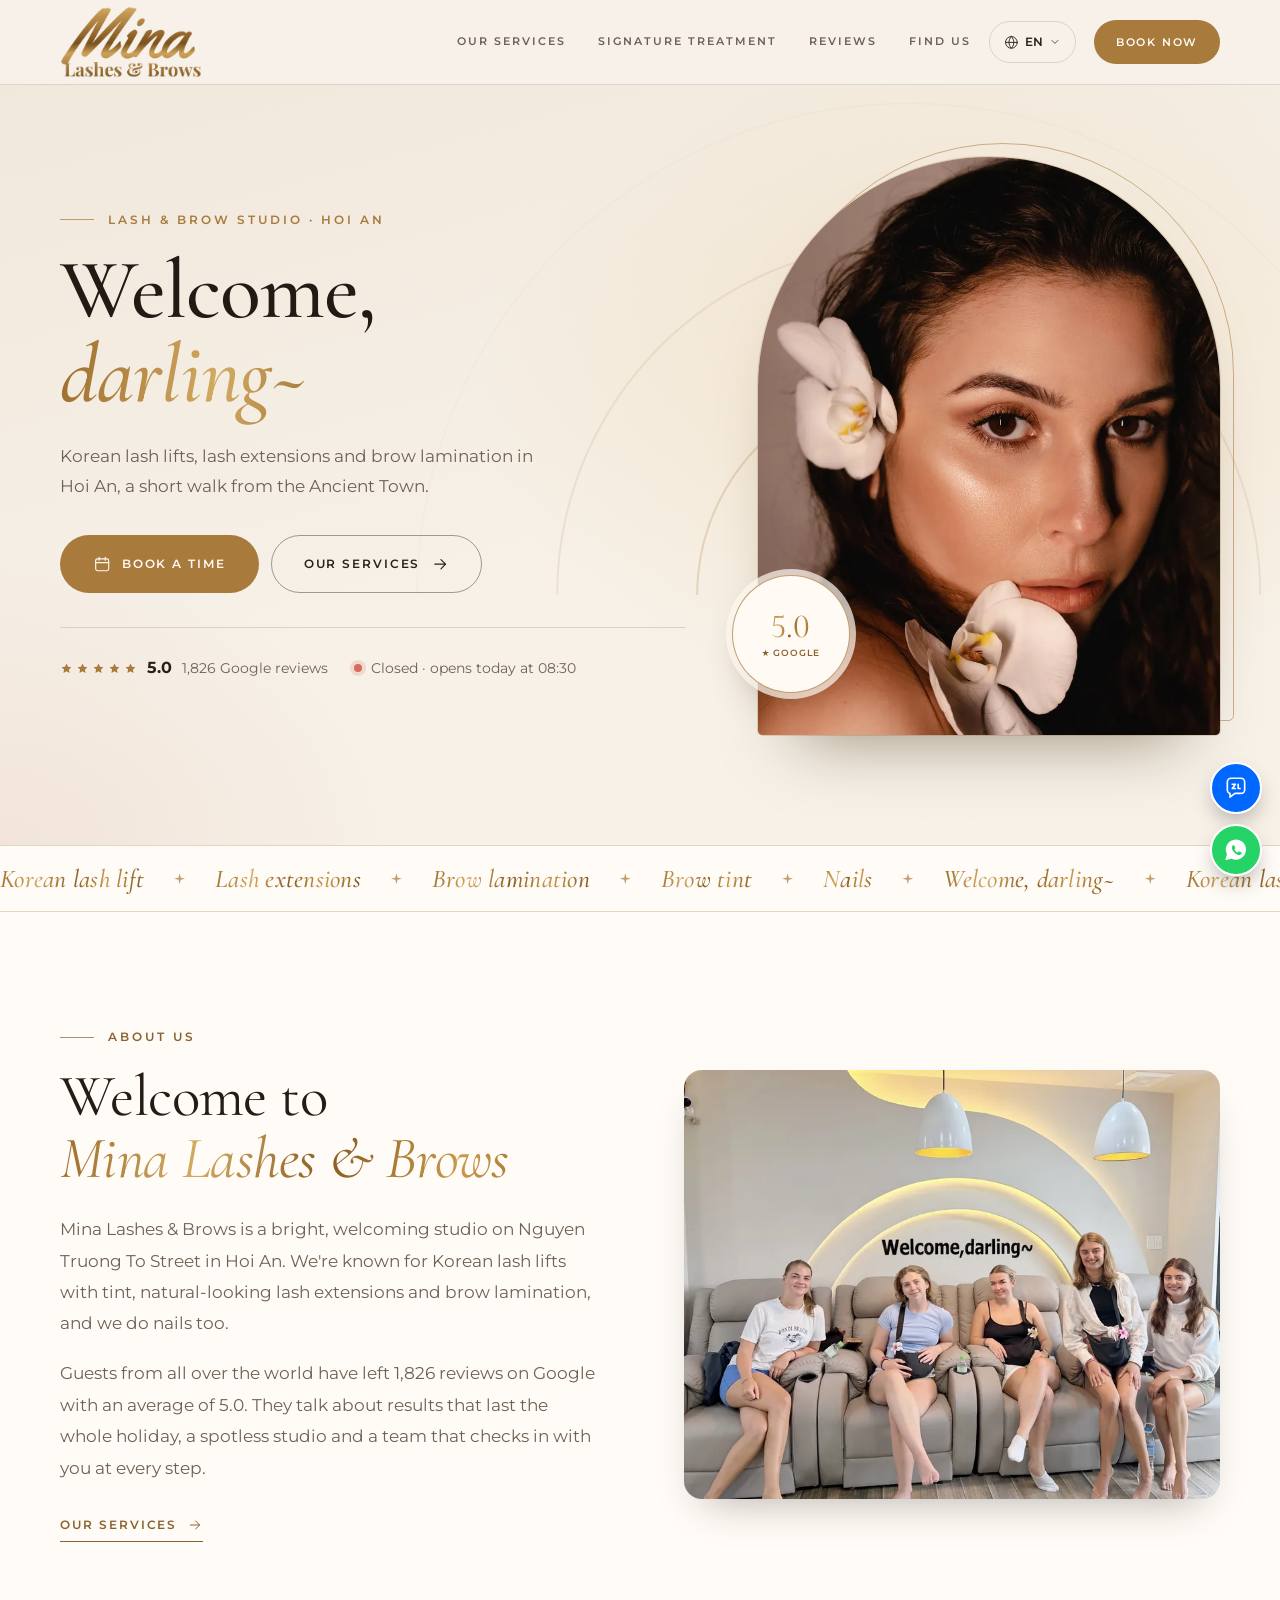
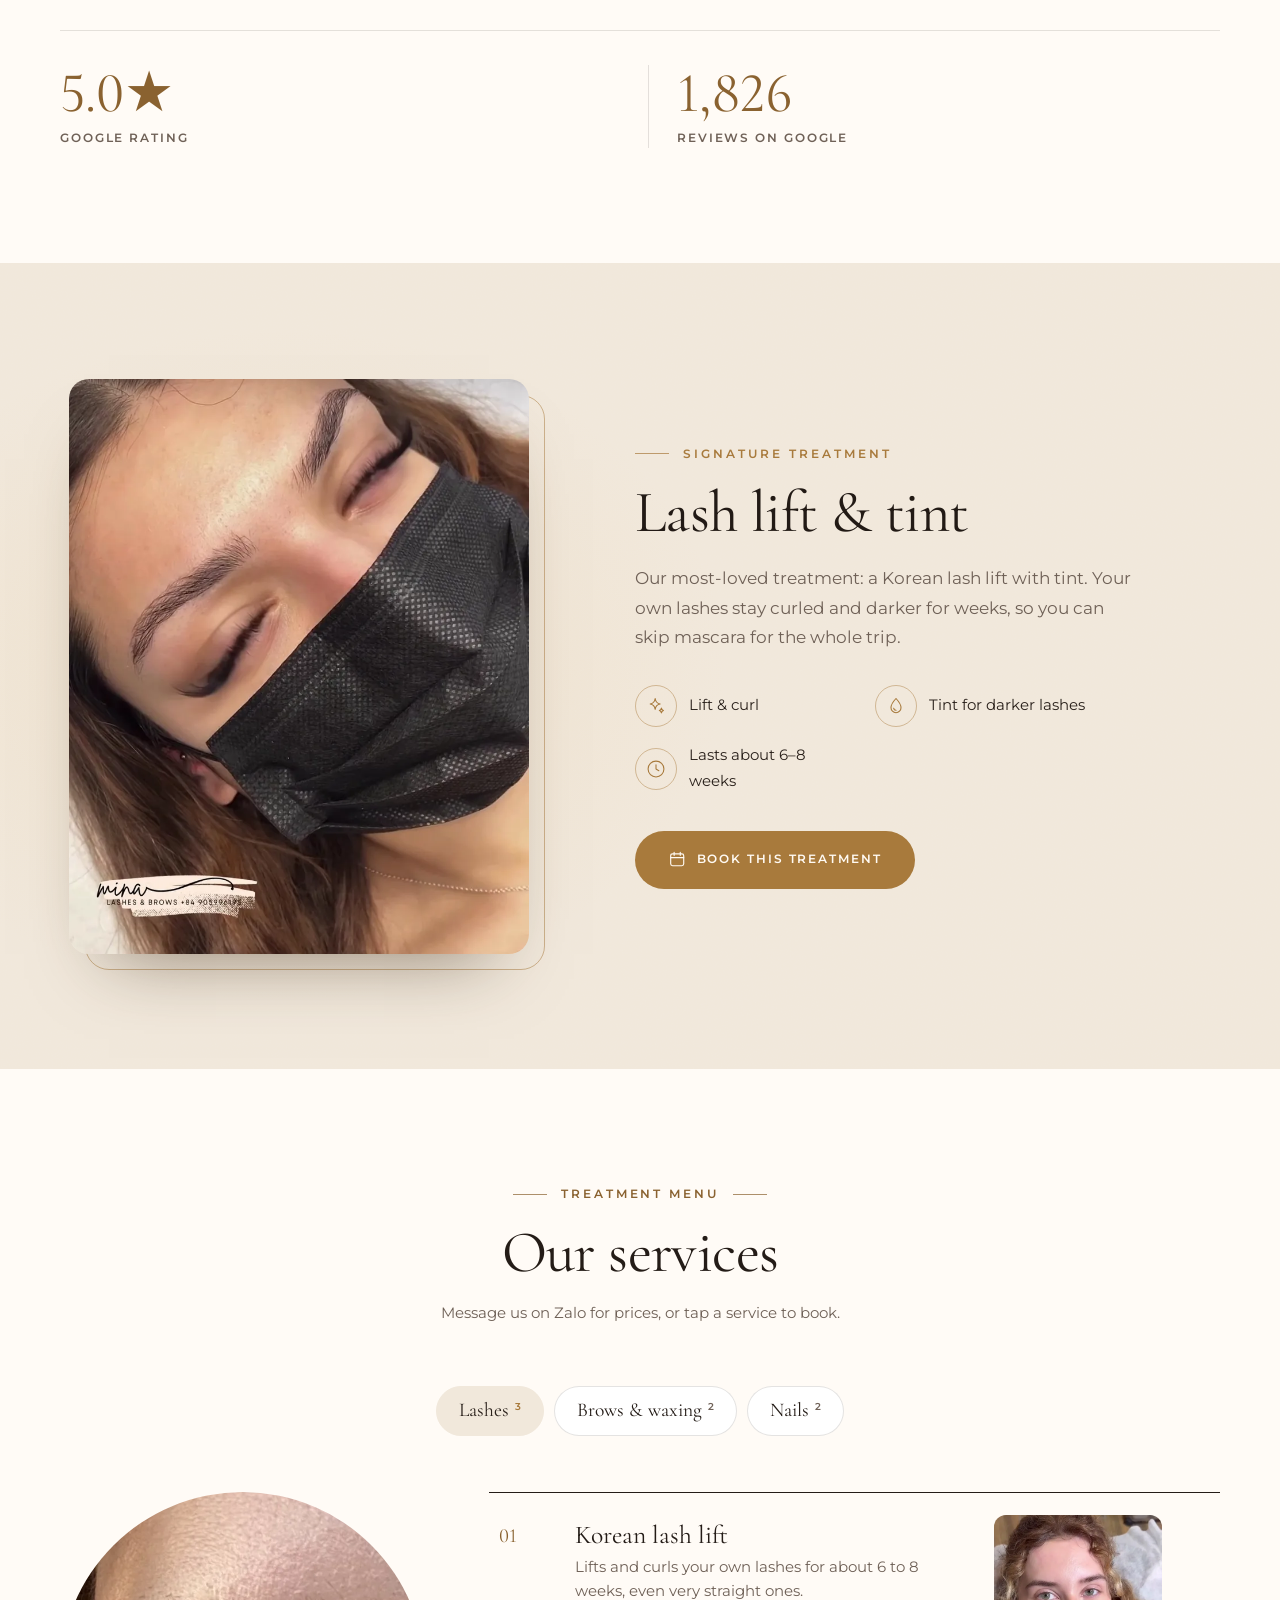
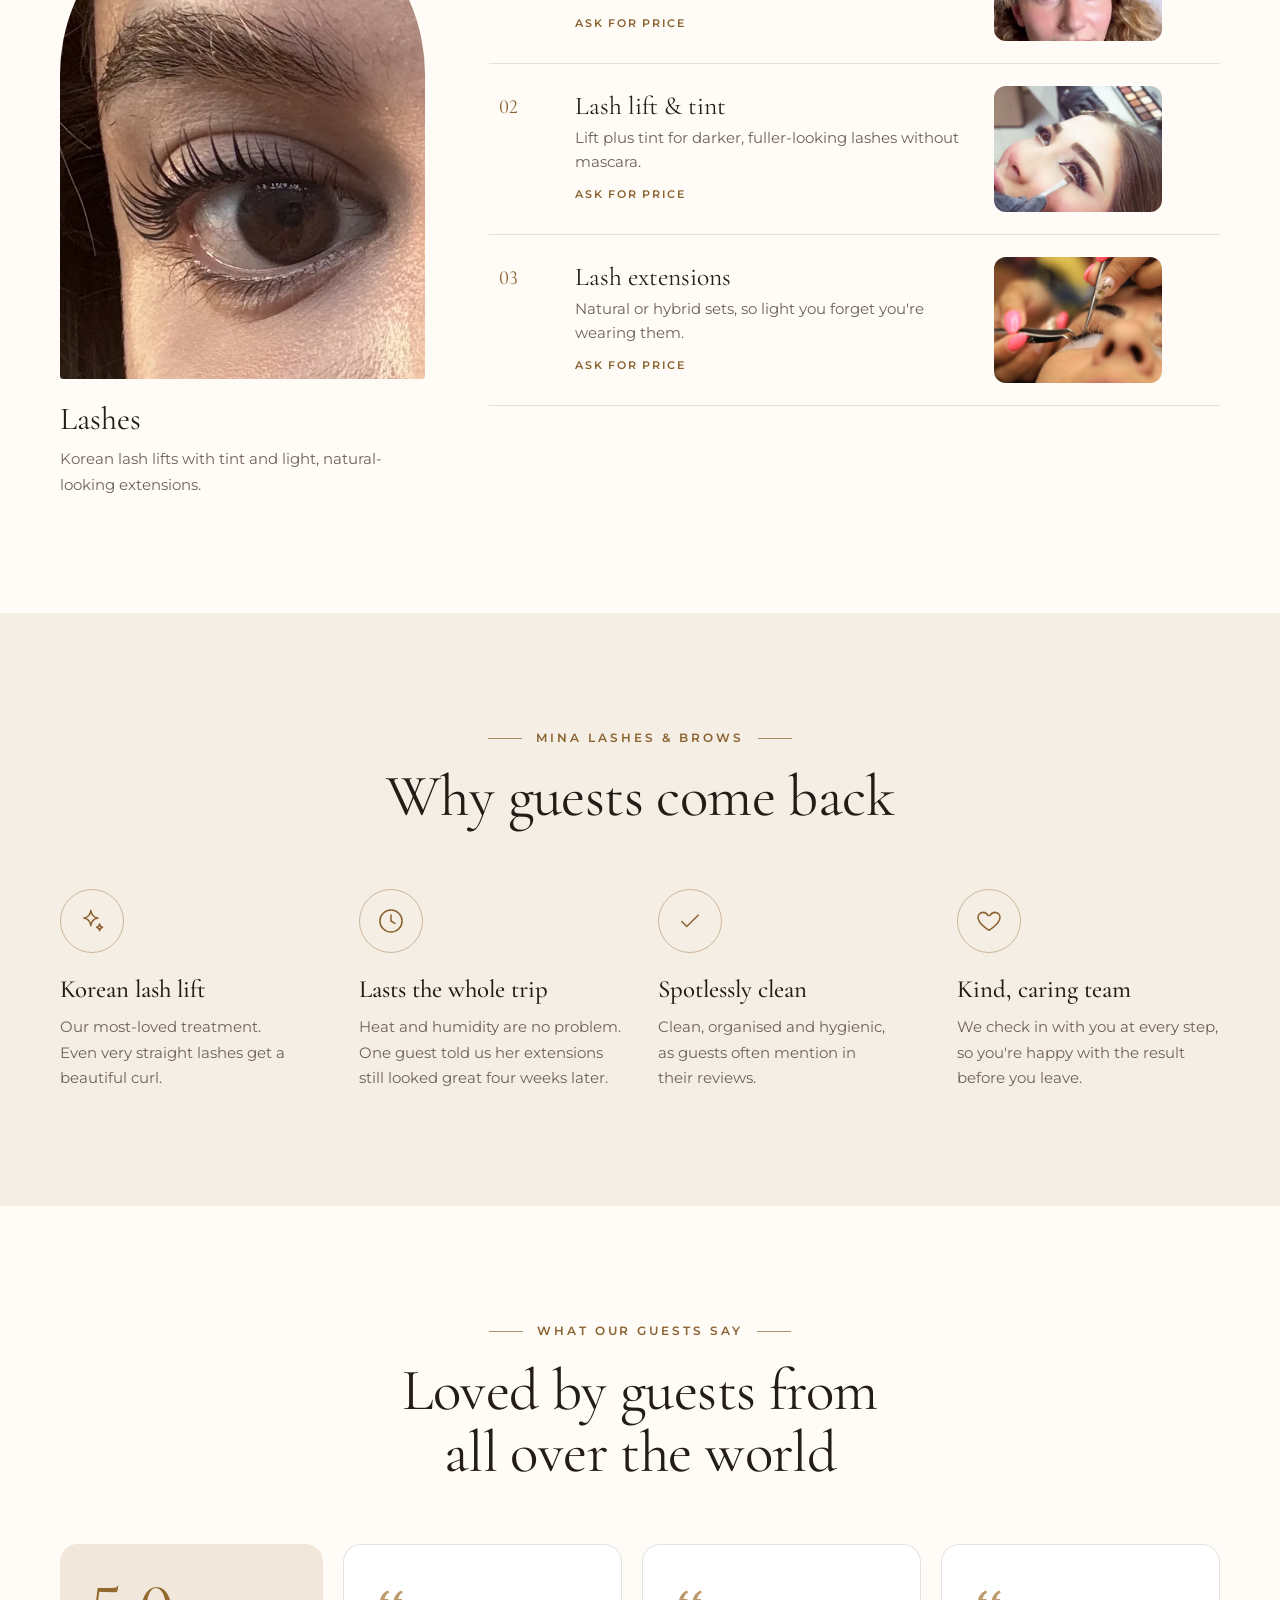
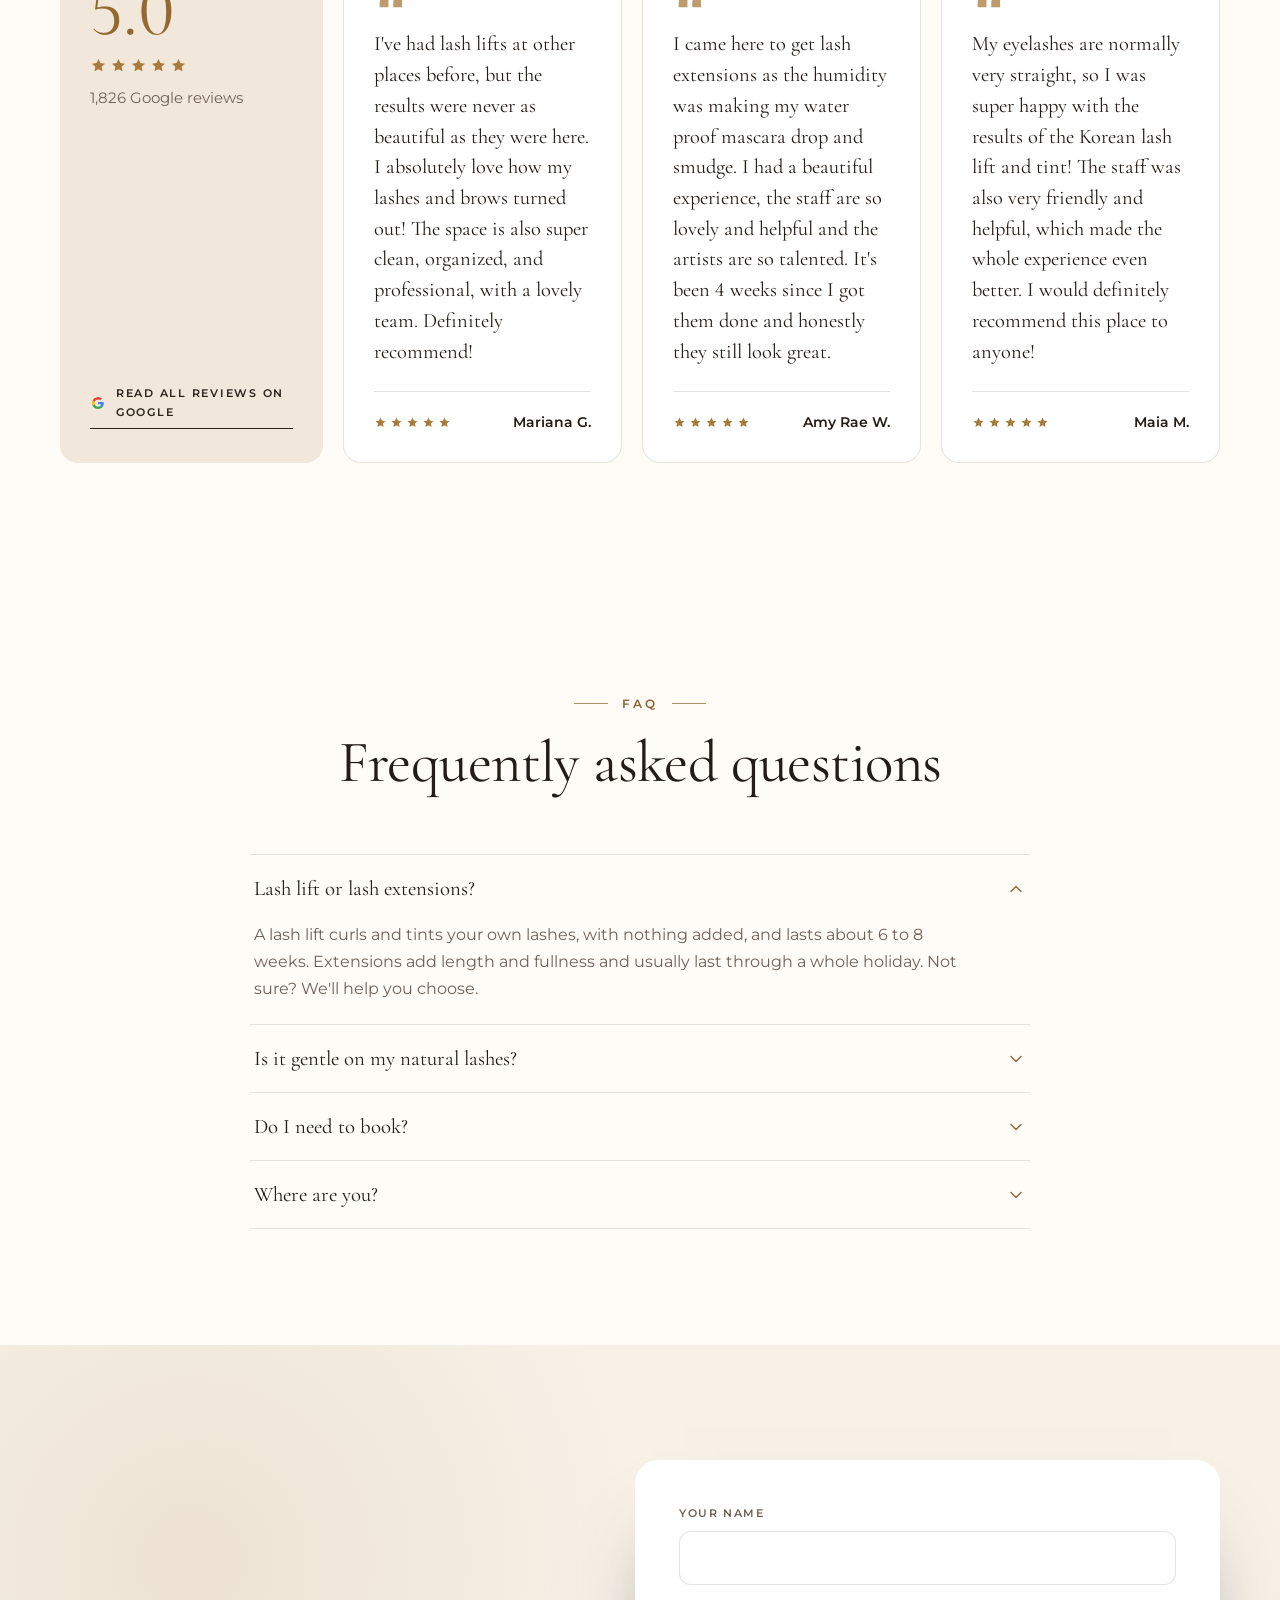
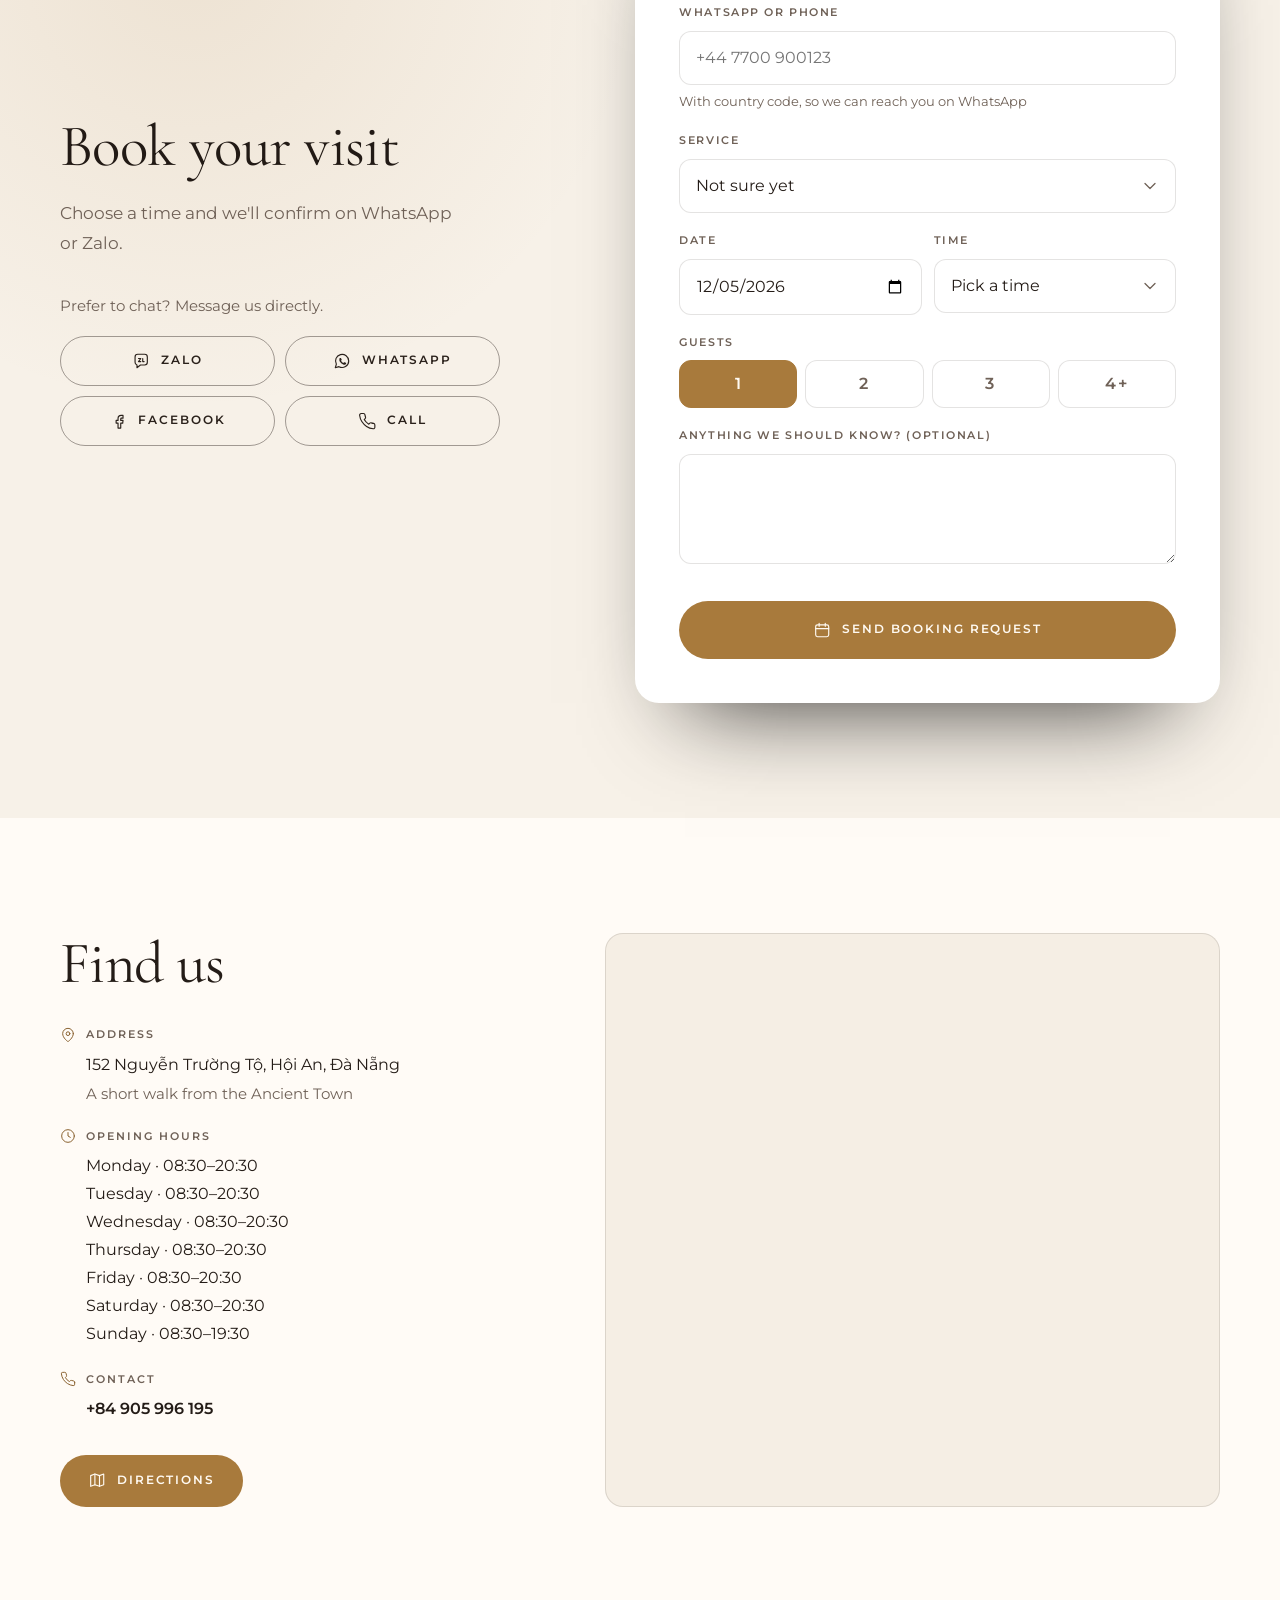
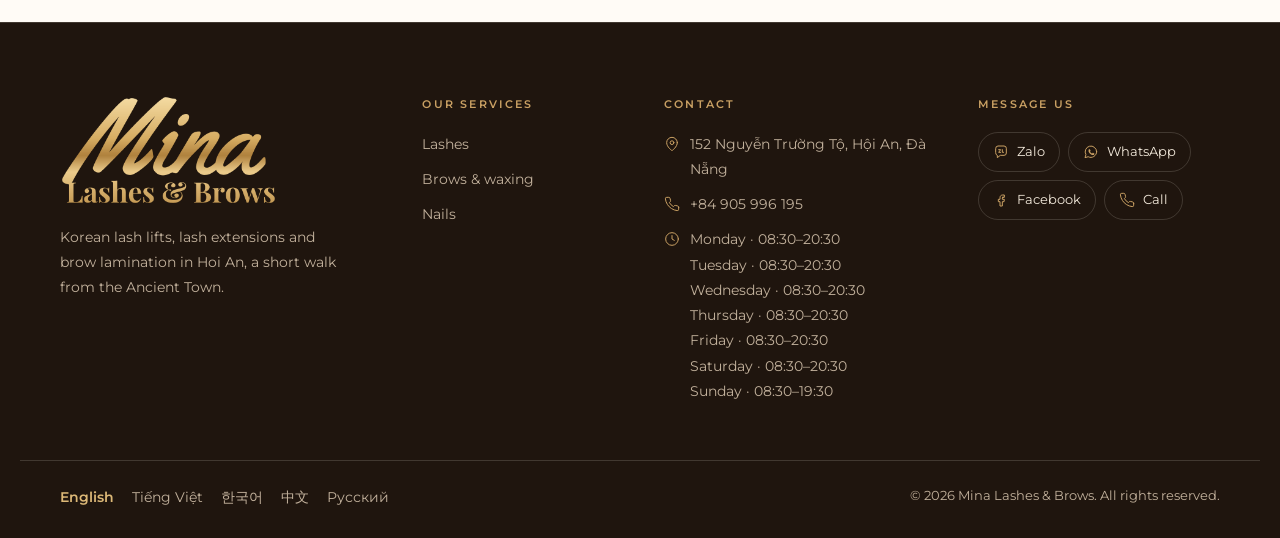
<file: index.html>
<!doctype html>
<html lang="en" class="v3 bg-glow t-light t-mina">
<head>
<meta charset="utf-8">
<meta name="viewport" content="width=device-width, initial-scale=1, viewport-fit=cover">
<title>Mina Lashes &amp; Brows · Lash &amp; brow studio · Hoi An</title>
<meta name="description" content="Korean lash lifts, lash extensions and brow lamination in Hoi An, a short walk from the Ancient Town. · 5.0★ · 1,826 Google reviews">
<meta name="robots" content="noindex,nofollow">
<link rel="canonical" href="https://romans7997.github.io/mina-eyelash-hoian/">
<link rel="alternate" hreflang="en" href="https://romans7997.github.io/mina-eyelash-hoian/">
<link rel="alternate" hreflang="vi" href="https://romans7997.github.io/mina-eyelash-hoian/vi/">
<link rel="alternate" hreflang="ko" href="https://romans7997.github.io/mina-eyelash-hoian/ko/">
<link rel="alternate" hreflang="zh" href="https://romans7997.github.io/mina-eyelash-hoian/zh/">
<link rel="alternate" hreflang="ru" href="https://romans7997.github.io/mina-eyelash-hoian/ru/">
<link rel="alternate" hreflang="x-default" href="https://romans7997.github.io/mina-eyelash-hoian/">
<meta property="og:type" content="website">
<meta property="og:title" content="Mina Lashes &amp; Brows">
<meta property="og:description" content="Korean lash lifts, lash extensions and brow lamination in Hoi An, a short walk from the Ancient Town.">
<meta property="og:image" content="https://romans7997.github.io/mina-eyelash-hoian/img/og.jpg"><meta name="theme-color" content="#1f150e">
<link rel="icon" href="favicon.svg" type="image/svg+xml">
<link rel="preconnect" href="https://fonts.googleapis.com">
<link rel="preconnect" href="https://fonts.gstatic.com" crossorigin>
<link rel="stylesheet" href="https://fonts.googleapis.com/css2?family=Cormorant+Garamond:ital,wght@0,400;0,500;0,600;1,400;1,500&amp;family=Montserrat:wght@400;500;600&amp;display=swap">
<link rel="stylesheet" href="assets/v3.css?v=6aaa0906">
<style>:root{ --wood:#f7f1e8;--wood-2:#f1e8db;--wood-3:#e6d9c6;--wood-rgb:247,241,232;--cream:#fffbf6;--cream-2:#f5eee4;--paper:#ffffff;--ink:#241c17;--ink-rgb:36,28,23;--muted:#6f6157;--muted-strong:#5e5148;--line:rgba(36,28,23,.12);--on-dark:#2a211b;--on-dark-muted:#6f6157;--on-dark-rgb:42,33,27;--on-dark-head:#221a15;--line-dark:rgba(42,33,27,.14);--gold:#a87a3c;--gold-hi:#93692f;--gold-rgb:168,122,60;--btn-ink:#fffaf3;--gold-deep:#8a6230;--glow-rgb:232,190,120;--glow2-rgb:222,180,160;--deep-rgb:138,98,48;--slat-rgb:120,90,60 }</style>
<script>document.documentElement.classList.add("js")</script>
<link rel="preload" as="image" href="img/hero-1600.webp" imagesrcset="img/hero-800.webp 800w, img/hero-1600.webp 1600w" imagesizes="(min-width: 960px) 40vw, 100vw">
<script type="application/ld+json">{"@context": "https://schema.org", "@type": "BeautySalon", "name": "Mina Lashes & Brows", "telephone": "+84905996195", "url": "https://romans7997.github.io/mina-eyelash-hoian/", "address": {"@type": "PostalAddress", "streetAddress": "152 Nguyễn Trường Tộ, Hội An, Đà Nẵng", "addressLocality": "Hoi An", "addressCountry": "VN"}, "openingHoursSpecification": [{"@type": "OpeningHoursSpecification", "dayOfWeek": "Monday", "opens": "08:30", "closes": "20:30"}, {"@type": "OpeningHoursSpecification", "dayOfWeek": "Tuesday", "opens": "08:30", "closes": "20:30"}, {"@type": "OpeningHoursSpecification", "dayOfWeek": "Wednesday", "opens": "08:30", "closes": "20:30"}, {"@type": "OpeningHoursSpecification", "dayOfWeek": "Thursday", "opens": "08:30", "closes": "20:30"}, {"@type": "OpeningHoursSpecification", "dayOfWeek": "Friday", "opens": "08:30", "closes": "20:30"}, {"@type": "OpeningHoursSpecification", "dayOfWeek": "Saturday", "opens": "08:30", "closes": "20:30"}, {"@type": "OpeningHoursSpecification", "dayOfWeek": "Sunday", "opens": "08:30", "closes": "19:30"}], "sameAs": ["https://www.facebook.com/eyelashhoian", "https://www.google.com/maps/place/?q=place_id:ChIJb_QB13oNQjERN3Wv3GQzDhs"], "priceRange": "₫₫", "image": "https://romans7997.github.io/mina-eyelash-hoian/img/hero-1600.webp"}</script>
<script type="application/ld+json">{"@context": "https://schema.org", "@type": "FAQPage", "mainEntity": [{"@type": "Question", "name": "Lash lift or lash extensions?", "acceptedAnswer": {"@type": "Answer", "text": "A lash lift curls and tints your own lashes, with nothing added, and lasts about 6 to 8 weeks. Extensions add length and fullness and usually last through a whole holiday. Not sure? We'll help you choose."}}, {"@type": "Question", "name": "Is it gentle on my natural lashes?", "acceptedAnswer": {"@type": "Answer", "text": "We work gently and check how you feel throughout. A lift doesn't add anything to your lashes, and our extensions are light and comfortable to wear."}}, {"@type": "Question", "name": "Do I need to book?", "acceptedAnswer": {"@type": "Answer", "text": "Booking is the best way to get the time you want, especially in high season. Choose a time online and we'll confirm on WhatsApp or Zalo."}}, {"@type": "Question", "name": "Where are you?", "acceptedAnswer": {"@type": "Answer", "text": "152 Nguyen Truong To, Hoi An, a short walk from the Ancient Town. Open 8:30 to 20:30, Sundays until 19:30."}}]}</script>
</head>
<body>
<a class="skip" href="#main">Skip to content</a>

<header class="nav" id="top">
  <div class="wrap nav-inner">
    <a class="logo" href="#top" aria-label="Mina Lashes &amp; Brows"><img class="logo-img" src="logo-wide.png" alt="Mina Lashes &amp; Brows" width="710" height="360"></a>
    <nav class="nav-links" aria-label="Menu">
      <a href="#services">Our services</a>
<a href="#signature">Signature treatment</a><a href="#reviews">Reviews</a>      <a href="#visit">Find us</a>
    </nav>
    <details class="lang">
      <summary aria-label="Language"><svg class="ic" viewBox="0 0 24 24" aria-hidden="true" focusable="false"><circle cx="12" cy="12" r="9.5"/><path d="M2.5 12h19M12 2.5c2.6 2.8 3.9 6 3.9 9.5S14.6 18.7 12 21.5C9.4 18.7 8.1 15.5 8.1 12S9.4 5.3 12 2.5z"/></svg><span>EN</span><svg class="ic chev" viewBox="0 0 24 24" aria-hidden="true" focusable="false"><path d="M6 9l6 6 6-6"/></svg></summary>
      <ul class="lang-menu">
<li><a href="./" hreflang="en" lang="en" data-lang="en" aria-current="true">English</a></li>
<li><a href="vi/" hreflang="vi" lang="vi" data-lang="vi">Tiếng Việt</a></li>
<li><a href="ko/" hreflang="ko" lang="ko" data-lang="ko">한국어</a></li>
<li><a href="zh/" hreflang="zh" lang="zh" data-lang="zh">中文</a></li>
<li><a href="ru/" hreflang="ru" lang="ru" data-lang="ru">Русский</a></li>
      </ul>
    </details>
<a class="btn btn-gold btn-sm nav-book" href="#book">Book now</a>  </div>
</header>

<main id="main">
  <section class="hero">
    
    <div class="wrap hero-grid">
      <div class="hero-copy">
        <p class="eyebrow eyebrow-light">Lash &amp; brow studio · Hoi An</p>
        <h1 class="hero-title"><span>Welcome,</span> <em>darling~</em></h1>
        <p class="hero-lead">Korean lash lifts, lash extensions and brow lamination in Hoi An, a short walk from the Ancient Town.</p>
        <div class="hero-cta">
<a class="btn btn-gold btn-lg" href="#book"><svg class="ic" viewBox="0 0 24 24" aria-hidden="true" focusable="false"><rect x="3.5" y="5" width="17" height="15.5" rx="2.5"/><path d="M8 3v4M16 3v4M3.5 10h17"/></svg><span>Book a time</span></a><a class="btn btn-line-light btn-lg" href="#services"><span>Our services</span><svg class="ic" viewBox="0 0 24 24" aria-hidden="true" focusable="false"><path d="M5 12h14M13 6l6 6-6 6"/></svg></a>        </div>
        <div class="hero-meta">
<a class="hero-rating" href="https://www.google.com/maps/place/?q=place_id:ChIJb_QB13oNQjERN3Wv3GQzDhs" target="_blank" rel="noopener"><span class="stars xs" role="img" aria-label="5.0 / 5"><svg class="st" viewBox="0 0 24 24" aria-hidden="true" focusable="false"><path class="fill" d="M12 2.8l2.8 5.8 6.3.9-4.6 4.4 1.1 6.3L12 17.2l-5.6 3 1.1-6.3L2.9 9.5l6.3-.9z"/></svg><svg class="st" viewBox="0 0 24 24" aria-hidden="true" focusable="false"><path class="fill" d="M12 2.8l2.8 5.8 6.3.9-4.6 4.4 1.1 6.3L12 17.2l-5.6 3 1.1-6.3L2.9 9.5l6.3-.9z"/></svg><svg class="st" viewBox="0 0 24 24" aria-hidden="true" focusable="false"><path class="fill" d="M12 2.8l2.8 5.8 6.3.9-4.6 4.4 1.1 6.3L12 17.2l-5.6 3 1.1-6.3L2.9 9.5l6.3-.9z"/></svg><svg class="st" viewBox="0 0 24 24" aria-hidden="true" focusable="false"><path class="fill" d="M12 2.8l2.8 5.8 6.3.9-4.6 4.4 1.1 6.3L12 17.2l-5.6 3 1.1-6.3L2.9 9.5l6.3-.9z"/></svg><svg class="st" viewBox="0 0 24 24" aria-hidden="true" focusable="false"><path class="fill" d="M12 2.8l2.8 5.8 6.3.9-4.6 4.4 1.1 6.3L12 17.2l-5.6 3 1.1-6.3L2.9 9.5l6.3-.9z"/></svg></span><strong>5.0</strong><span>1,826 Google reviews</span></a><span id="open-status" class="open-status">Monday · 08:30–20:30</span>        </div>
      </div>
      <div class="hero-media">
        <div class="arch"><img src="img/hero-1600.webp" srcset="img/hero-800.webp 800w, img/hero-1600.webp 1600w" sizes="(min-width: 960px) 40vw, 100vw" alt="" width="1600" height="2400" fetchpriority="high" style="object-position:50% 30%"></div>
<div class="seal" aria-hidden="true"><span class="seal-big">5.0</span><span class="seal-small">★ Google</span></div>      </div>
    </div>
  </section>

  <div class="ticker" aria-hidden="true"><div class="ticker-track"><span class="ticker-run"><span>Korean lash lift</span><i class="tk-star"></i><span>Lash extensions</span><i class="tk-star"></i><span>Brow lamination</span><i class="tk-star"></i><span>Brow tint</span><i class="tk-star"></i><span>Nails</span><i class="tk-star"></i><span>Welcome, darling~</span><i class="tk-star"></i></span><span class="ticker-run"><span>Korean lash lift</span><i class="tk-star"></i><span>Lash extensions</span><i class="tk-star"></i><span>Brow lamination</span><i class="tk-star"></i><span>Brow tint</span><i class="tk-star"></i><span>Nails</span><i class="tk-star"></i><span>Welcome, darling~</span><i class="tk-star"></i></span></div></div>

  <section class="section intro" id="about">
    <div class="wrap">
      <div class="intro-grid">
        <div class="intro-copy">
          <p class="eyebrow">About us</p>
          <h2>Welcome to <em>Mina Lashes &amp; Brows</em></h2>
<p class="lead">Mina Lashes &amp; Brows is a bright, welcoming studio on Nguyen Truong To Street in Hoi An. We&#39;re known for Korean lash lifts with tint, natural-looking lash extensions and brow lamination, and we do nails too.</p><p class="lead">Guests from all over the world have left 1,826 reviews on Google with an average of 5.0. They talk about results that last the whole holiday, a spotless studio and a team that checks in with you at every step.</p>          <a class="link-arrow" href="#services"><span>Our services</span><svg class="ic" viewBox="0 0 24 24" aria-hidden="true" focusable="false"><path d="M5 12h14M13 6l6 6-6 6"/></svg></a>
        </div>
        <div class="intro-media"><img src="img/about-1600.webp" srcset="img/about-800.webp 800w, img/about-1600.webp 1600w" sizes="(min-width: 960px) 42vw, 100vw" alt="" width="1600" height="1303" loading="lazy" decoding="async" style="object-position:50% 45%"></div>
      </div>
      <ul class="stats" style="--n:2">
<li><span class="stat-big">5.0★</span><span class="stat-small">Google rating</span></li>
<li><span class="stat-big">1,826</span><span class="stat-small">reviews on Google</span></li>
      </ul>
    </div>
  </section>

  <section class="section signature" id="signature">
    
    <div class="wrap sig-grid">
<div class="sig-media"><div class="sig-frame"><img src="img/sig-1080.webp" srcset="img/sig-800.webp 800w, img/sig-1080.webp 1080w" sizes="(min-width: 960px) 40vw, 100vw" alt="" width="1080" height="1504" loading="lazy" decoding="async" style="object-position:50% 38%"></div></div>      <div class="sig-copy">
        <p class="eyebrow eyebrow-light">Signature treatment</p>
        <h2>Lash lift &amp; tint</h2>
<p class="sig-desc">Our most-loved treatment: a Korean lash lift with tint. Your own lashes stay curled and darker for weeks, so you can skip mascara for the whole trip.</p>        <ul class="sig-incl" aria-label="What&#39;s inside">
<li><svg class="ic" viewBox="0 0 24 24" aria-hidden="true" focusable="false"><path d="M11 3c.6 4.2 2.2 5.9 6 6.5-3.8.6-5.4 2.3-6 6.5-.6-4.2-2.2-5.9-6-6.5 3.8-.6 5.4-2.3 6-6.5z"/><path d="M18.5 14.5c.3 1.8 1 2.6 2.5 2.9-1.5.3-2.2 1.1-2.5 2.9-.3-1.8-1-2.6-2.5-2.9 1.5-.3 2.2-1.1 2.5-2.9z"/></svg><span>Lift &amp; curl</span></li><li><svg class="ic" viewBox="0 0 24 24" aria-hidden="true" focusable="false"><path d="M12 3s6 6.4 6 11a6 6 0 0 1-12 0c0-4.6 6-11 6-11z"/><path d="M9.2 14.6a2.9 2.9 0 0 0 2.8 2.6"/></svg><span>Tint for darker lashes</span></li><li><svg class="ic" viewBox="0 0 24 24" aria-hidden="true" focusable="false"><circle cx="12" cy="12" r="9.5"/><path d="M12 6.8V12l3.4 2"/></svg><span>Lasts about 6–8 weeks</span></li>        </ul>
<a class="btn btn-gold btn-lg" href="#book" data-service="s0-1"><svg class="ic" viewBox="0 0 24 24" aria-hidden="true" focusable="false"><rect x="3.5" y="5" width="17" height="15.5" rx="2.5"/><path d="M8 3v4M16 3v4M3.5 10h17"/></svg><span>Book this treatment</span></a>      </div>
    </div>
  </section>


  <section class="section menu-sec" id="services">
    <div class="wrap">
      <header class="section-head center">
        <p class="eyebrow">Treatment menu</p>
        <h2>Our services</h2>
        <p class="section-note">Message us on Zalo for prices, or tap a service to book.</p>
      </header>
      <div class="tabs" role="tablist" aria-label="Our services">
<button type="button" role="tab" id="tab-cat0" aria-controls="cat0" aria-selected="true">Lashes<sup>3</sup></button><button type="button" role="tab" id="tab-cat1" aria-controls="cat1" aria-selected="false" tabindex="-1">Brows &amp; waxing<sup>2</sup></button><button type="button" role="tab" id="tab-cat2" aria-controls="cat2" aria-selected="false" tabindex="-1">Nails<sup>2</sup></button>      </div>
      <div class="panel is-active" id="cat0" role="tabpanel" aria-labelledby="tab-cat0">
        <div class="panel-media">
<div class="panel-img"><img src="img/c0-616.webp" srcset="img/c0-616.webp 616w" sizes="(min-width: 960px) 30vw, 140px" alt="" width="616" height="818" fetchpriority="high" style="object-position:50% 50%"></div>          <h3 class="panel-title">Lashes</h3>
<p class="panel-desc">Korean lash lifts with tint and light, natural-looking extensions.</p>        </div>
        <div class="panel-list">
          <div class="mr">
            <a class="mr-row" href="#book" data-service="s0-0">
              <span class="mr-num">01</span>
<span class="mr-img"><img src="img/m0-0-576.webp" srcset="img/m0-0-576.webp 576w" sizes="(min-width: 960px) 160px, 96px" alt="" width="576" height="676" loading="lazy" decoding="async" style="object-position:50% 45%"></span>              <span class="mr-body"><span class="mr-name">Korean lash lift</span><small>Lifts and curls your own lashes for about 6 to 8 weeks, even very straight ones.</small><em class="mr-ask">Ask for price</em></span>
              <span class="mt-go"><svg class="ic" viewBox="0 0 24 24" aria-hidden="true" focusable="false"><path d="M5 12h14M13 6l6 6-6 6"/></svg></span>
            </a>
            <a class="mr-row" href="#book" data-service="s0-1">
              <span class="mr-num">02</span>
<span class="mr-img"><img src="img/m0-1-1600.webp" srcset="img/m0-1-800.webp 800w, img/m0-1-1600.webp 1600w" sizes="(min-width: 960px) 160px, 96px" alt="" width="1600" height="2400" loading="lazy" decoding="async" style="object-position:50% 40%"></span>              <span class="mr-body"><span class="mr-name">Lash lift &amp; tint</span><small>Lift plus tint for darker, fuller-looking lashes without mascara.</small><em class="mr-ask">Ask for price</em></span>
              <span class="mt-go"><svg class="ic" viewBox="0 0 24 24" aria-hidden="true" focusable="false"><path d="M5 12h14M13 6l6 6-6 6"/></svg></span>
            </a>
            <a class="mr-row" href="#book" data-service="s0-2">
              <span class="mr-num">03</span>
<span class="mr-img"><img src="img/m0-2-1600.webp" srcset="img/m0-2-800.webp 800w, img/m0-2-1600.webp 1600w" sizes="(min-width: 960px) 160px, 96px" alt="" width="1600" height="2400" loading="lazy" decoding="async" style="object-position:50% 40%"></span>              <span class="mr-body"><span class="mr-name">Lash extensions</span><small>Natural or hybrid sets, so light you forget you&#39;re wearing them.</small><em class="mr-ask">Ask for price</em></span>
              <span class="mt-go"><svg class="ic" viewBox="0 0 24 24" aria-hidden="true" focusable="false"><path d="M5 12h14M13 6l6 6-6 6"/></svg></span>
            </a>
          </div>
        </div>
      </div>
      <div class="panel" id="cat1" role="tabpanel" aria-labelledby="tab-cat1">
        <div class="panel-media">
<div class="panel-img"><img src="img/c1-886.webp" srcset="img/c1-800.webp 800w, img/c1-886.webp 886w" sizes="(min-width: 960px) 30vw, 140px" alt="" width="886" height="1160" loading="lazy" decoding="async" style="object-position:50% 40%"></div>          <h3 class="panel-title">Brows &amp; waxing</h3>
<p class="panel-desc">Brow lamination, tint and shaping, plus gentle waxing.</p>        </div>
        <div class="panel-list">
          <div class="mr">
            <a class="mr-row" href="#book" data-service="s1-0">
              <span class="mr-num">01</span>
<span class="mr-img"><img src="img/m1-0-576.webp" srcset="img/m1-0-576.webp 576w" sizes="(min-width: 960px) 160px, 96px" alt="" width="576" height="676" loading="lazy" decoding="async" style="object-position:50% 30%"></span>              <span class="mr-body"><span class="mr-name">Brow lamination</span><small>Fuller, neatly shaped brows that stay in place.</small><em class="mr-ask">Ask for price</em></span>
              <span class="mt-go"><svg class="ic" viewBox="0 0 24 24" aria-hidden="true" focusable="false"><path d="M5 12h14M13 6l6 6-6 6"/></svg></span>
            </a>
            <a class="mr-row" href="#book" data-service="s1-1">
              <span class="mr-num">02</span>
<span class="mr-img"><img src="img/m1-1-1600.webp" srcset="img/m1-1-800.webp 800w, img/m1-1-1600.webp 1600w" sizes="(min-width: 960px) 160px, 96px" alt="" width="1600" height="2400" loading="lazy" decoding="async" style="object-position:50% 40%"></span>              <span class="mr-body"><span class="mr-name">Brow tint &amp; shaping</span><small>A soft tint and a clean shape that suits your face.</small><em class="mr-ask">Ask for price</em></span>
              <span class="mt-go"><svg class="ic" viewBox="0 0 24 24" aria-hidden="true" focusable="false"><path d="M5 12h14M13 6l6 6-6 6"/></svg></span>
            </a>
          </div>
        </div>
      </div>
      <div class="panel" id="cat2" role="tabpanel" aria-labelledby="tab-cat2">
        <div class="panel-media">
<div class="panel-img"><img src="img/c2-1440.webp" srcset="img/c2-800.webp 800w, img/c2-1440.webp 1440w" sizes="(min-width: 960px) 30vw, 140px" alt="" width="1440" height="1920" loading="lazy" decoding="async" style="object-position:50% 30%"></div>          <h3 class="panel-title">Nails</h3>
<p class="panel-desc">Manicure, gel polish and hand-painted designs.</p>        </div>
        <div class="panel-list">
          <div class="mr">
            <a class="mr-row" href="#book" data-service="s2-0">
              <span class="mr-num">01</span>
<span class="mr-img"><img src="img/m2-0-1600.webp" srcset="img/m2-0-800.webp 800w, img/m2-0-1600.webp 1600w" sizes="(min-width: 960px) 160px, 96px" alt="" width="1600" height="2400" loading="lazy" decoding="async" style="object-position:50% 40%"></span>              <span class="mr-body"><span class="mr-name">Manicure &amp; gel polish</span><small>Shaping, cuticle care and a polish of your choice.</small><em class="mr-ask">Ask for price</em></span>
              <span class="mt-go"><svg class="ic" viewBox="0 0 24 24" aria-hidden="true" focusable="false"><path d="M5 12h14M13 6l6 6-6 6"/></svg></span>
            </a>
            <a class="mr-row" href="#book" data-service="s2-1">
              <span class="mr-num">02</span>
<span class="mr-img"><img src="img/m2-1-1600.webp" srcset="img/m2-1-800.webp 800w, img/m2-1-1600.webp 1600w" sizes="(min-width: 960px) 160px, 96px" alt="" width="1600" height="1067" loading="lazy" decoding="async" style="object-position:50% 40%"></span>              <span class="mr-body"><span class="mr-name">Pedicure</span><small>Relaxing foot care with polish, perfect after a day of walking.</small><em class="mr-ask">Ask for price</em></span>
              <span class="mt-go"><svg class="ic" viewBox="0 0 24 24" aria-hidden="true" focusable="false"><path d="M5 12h14M13 6l6 6-6 6"/></svg></span>
            </a>
          </div>
        </div>
      </div>
    </div>
  </section>



  <section class="section features">
    <div class="wrap">
      <header class="section-head center"><p class="eyebrow">Mina Lashes &amp; Brows</p><h2>Why guests come back</h2></header>
      <ul class="feat-grid">
<li><span class="feat-ic"><svg class="ic" viewBox="0 0 24 24" aria-hidden="true" focusable="false"><path d="M11 3c.6 4.2 2.2 5.9 6 6.5-3.8.6-5.4 2.3-6 6.5-.6-4.2-2.2-5.9-6-6.5 3.8-.6 5.4-2.3 6-6.5z"/><path d="M18.5 14.5c.3 1.8 1 2.6 2.5 2.9-1.5.3-2.2 1.1-2.5 2.9-.3-1.8-1-2.6-2.5-2.9 1.5-.3 2.2-1.1 2.5-2.9z"/></svg></span><h3>Korean lash lift</h3><p>Our most-loved treatment. Even very straight lashes get a beautiful curl.</p></li>
<li><span class="feat-ic"><svg class="ic" viewBox="0 0 24 24" aria-hidden="true" focusable="false"><circle cx="12" cy="12" r="9.5"/><path d="M12 6.8V12l3.4 2"/></svg></span><h3>Lasts the whole trip</h3><p>Heat and humidity are no problem. One guest told us her extensions still looked great four weeks later.</p></li>
<li><span class="feat-ic"><svg class="ic" viewBox="0 0 24 24" aria-hidden="true" focusable="false"><path d="M5 12.5l4.2 4.2L19 7"/></svg></span><h3>Spotlessly clean</h3><p>Clean, organised and hygienic, as guests often mention in their reviews.</p></li>
<li><span class="feat-ic"><svg class="ic" viewBox="0 0 24 24" aria-hidden="true" focusable="false"><path d="M12 20s-7.4-4.5-9.1-9.2C1.7 7.5 3.7 4.6 6.8 4.6c2.1 0 3.6 1.2 4.3 2.7h1.8c.7-1.5 2.2-2.7 4.3-2.7 3.1 0 5.1 2.9 3.9 6.2C19.4 15.5 12 20 12 20z"/></svg></span><h3>Kind, caring team</h3><p>We check in with you at every step, so you&#39;re happy with the result before you leave.</p></li>
      </ul>
    </div>
  </section>


  <section class="section reviews" id="reviews">
    <div class="wrap">
      <header class="section-head center"><p class="eyebrow">What our guests say</p><h2>Loved by guests from all over the world</h2></header>
      <div class="rv-grid">
        <div class="rv-sum">
          <span class="rv-num">5.0</span>
          <div class="rv-sum-txt">
            <span class="stars" role="img" aria-label="5.0 / 5"><svg class="st" viewBox="0 0 24 24" aria-hidden="true" focusable="false"><path class="fill" d="M12 2.8l2.8 5.8 6.3.9-4.6 4.4 1.1 6.3L12 17.2l-5.6 3 1.1-6.3L2.9 9.5l6.3-.9z"/></svg><svg class="st" viewBox="0 0 24 24" aria-hidden="true" focusable="false"><path class="fill" d="M12 2.8l2.8 5.8 6.3.9-4.6 4.4 1.1 6.3L12 17.2l-5.6 3 1.1-6.3L2.9 9.5l6.3-.9z"/></svg><svg class="st" viewBox="0 0 24 24" aria-hidden="true" focusable="false"><path class="fill" d="M12 2.8l2.8 5.8 6.3.9-4.6 4.4 1.1 6.3L12 17.2l-5.6 3 1.1-6.3L2.9 9.5l6.3-.9z"/></svg><svg class="st" viewBox="0 0 24 24" aria-hidden="true" focusable="false"><path class="fill" d="M12 2.8l2.8 5.8 6.3.9-4.6 4.4 1.1 6.3L12 17.2l-5.6 3 1.1-6.3L2.9 9.5l6.3-.9z"/></svg><svg class="st" viewBox="0 0 24 24" aria-hidden="true" focusable="false"><path class="fill" d="M12 2.8l2.8 5.8 6.3.9-4.6 4.4 1.1 6.3L12 17.2l-5.6 3 1.1-6.3L2.9 9.5l6.3-.9z"/></svg></span>
            <p>1,826 Google reviews</p>
<a class="link-arrow" href="https://www.google.com/maps/place/?q=place_id:ChIJb_QB13oNQjERN3Wv3GQzDhs" target="_blank" rel="noopener"><svg class="ic g" viewBox="0 0 24 24" aria-hidden="true" focusable="false"><path d="M20.6 12.2c0-.6-.1-1.2-.2-1.8H12v3.4h4.8a4.1 4.1 0 0 1-1.8 2.7v2.2h2.9c1.7-1.6 2.7-3.9 2.7-6.5z" class="fill g1"/><path d="M12 21c2.4 0 4.5-.8 5.9-2.2L15 16.6c-.8.5-1.8.9-3 .9-2.3 0-4.3-1.6-5-3.7H4v2.3A9 9 0 0 0 12 21z" class="fill g2"/><path d="M7 13.8a5.4 5.4 0 0 1 0-3.5V8H4a9 9 0 0 0 0 8.1z" class="fill g3"/><path d="M12 6.6c1.3 0 2.5.5 3.4 1.3l2.6-2.6A9 9 0 0 0 4 8l3 2.3c.7-2.1 2.7-3.7 5-3.7z" class="fill g4"/></svg><span>Read all reviews on Google</span></a>          </div>
        </div>
        <div class="rv-list">
        <figure class="rv">
          <svg class="ic rv-q" viewBox="0 0 24 24" aria-hidden="true" focusable="false"><path class="fill" d="M4 17.5c0-4.6 2.3-8 5.9-9.4l.8 1.5c-2 1.1-3.1 2.8-3.2 4.6h2.7V20H4zm9.6 0c0-4.6 2.3-8 5.9-9.4l.8 1.5c-2 1.1-3.1 2.8-3.2 4.6h2.7V20h-6.2z"/></svg>
          <blockquote lang="en">I&#39;ve had lash lifts at other places before, but the results were never as beautiful as they were here. I absolutely love how my lashes and brows turned out! The space is also super clean, organized, and professional, with a lovely team. Definitely recommend!</blockquote>
          <figcaption><span class="stars xs" role="img" aria-label="5 / 5"><svg class="st" viewBox="0 0 24 24" aria-hidden="true" focusable="false"><path class="fill" d="M12 2.8l2.8 5.8 6.3.9-4.6 4.4 1.1 6.3L12 17.2l-5.6 3 1.1-6.3L2.9 9.5l6.3-.9z"/></svg><svg class="st" viewBox="0 0 24 24" aria-hidden="true" focusable="false"><path class="fill" d="M12 2.8l2.8 5.8 6.3.9-4.6 4.4 1.1 6.3L12 17.2l-5.6 3 1.1-6.3L2.9 9.5l6.3-.9z"/></svg><svg class="st" viewBox="0 0 24 24" aria-hidden="true" focusable="false"><path class="fill" d="M12 2.8l2.8 5.8 6.3.9-4.6 4.4 1.1 6.3L12 17.2l-5.6 3 1.1-6.3L2.9 9.5l6.3-.9z"/></svg><svg class="st" viewBox="0 0 24 24" aria-hidden="true" focusable="false"><path class="fill" d="M12 2.8l2.8 5.8 6.3.9-4.6 4.4 1.1 6.3L12 17.2l-5.6 3 1.1-6.3L2.9 9.5l6.3-.9z"/></svg><svg class="st" viewBox="0 0 24 24" aria-hidden="true" focusable="false"><path class="fill" d="M12 2.8l2.8 5.8 6.3.9-4.6 4.4 1.1 6.3L12 17.2l-5.6 3 1.1-6.3L2.9 9.5l6.3-.9z"/></svg></span><span>Mariana G.</span></figcaption>
        </figure>
        <figure class="rv">
          <svg class="ic rv-q" viewBox="0 0 24 24" aria-hidden="true" focusable="false"><path class="fill" d="M4 17.5c0-4.6 2.3-8 5.9-9.4l.8 1.5c-2 1.1-3.1 2.8-3.2 4.6h2.7V20H4zm9.6 0c0-4.6 2.3-8 5.9-9.4l.8 1.5c-2 1.1-3.1 2.8-3.2 4.6h2.7V20h-6.2z"/></svg>
          <blockquote lang="en">I came here to get lash extensions as the humidity was making my water proof mascara drop and smudge. I had a beautiful experience, the staff are so lovely and helpful and the artists are so talented. It&#39;s been 4 weeks since I got them done and honestly they still look great.</blockquote>
          <figcaption><span class="stars xs" role="img" aria-label="5 / 5"><svg class="st" viewBox="0 0 24 24" aria-hidden="true" focusable="false"><path class="fill" d="M12 2.8l2.8 5.8 6.3.9-4.6 4.4 1.1 6.3L12 17.2l-5.6 3 1.1-6.3L2.9 9.5l6.3-.9z"/></svg><svg class="st" viewBox="0 0 24 24" aria-hidden="true" focusable="false"><path class="fill" d="M12 2.8l2.8 5.8 6.3.9-4.6 4.4 1.1 6.3L12 17.2l-5.6 3 1.1-6.3L2.9 9.5l6.3-.9z"/></svg><svg class="st" viewBox="0 0 24 24" aria-hidden="true" focusable="false"><path class="fill" d="M12 2.8l2.8 5.8 6.3.9-4.6 4.4 1.1 6.3L12 17.2l-5.6 3 1.1-6.3L2.9 9.5l6.3-.9z"/></svg><svg class="st" viewBox="0 0 24 24" aria-hidden="true" focusable="false"><path class="fill" d="M12 2.8l2.8 5.8 6.3.9-4.6 4.4 1.1 6.3L12 17.2l-5.6 3 1.1-6.3L2.9 9.5l6.3-.9z"/></svg><svg class="st" viewBox="0 0 24 24" aria-hidden="true" focusable="false"><path class="fill" d="M12 2.8l2.8 5.8 6.3.9-4.6 4.4 1.1 6.3L12 17.2l-5.6 3 1.1-6.3L2.9 9.5l6.3-.9z"/></svg></span><span>Amy Rae W.</span></figcaption>
        </figure>
        <figure class="rv">
          <svg class="ic rv-q" viewBox="0 0 24 24" aria-hidden="true" focusable="false"><path class="fill" d="M4 17.5c0-4.6 2.3-8 5.9-9.4l.8 1.5c-2 1.1-3.1 2.8-3.2 4.6h2.7V20H4zm9.6 0c0-4.6 2.3-8 5.9-9.4l.8 1.5c-2 1.1-3.1 2.8-3.2 4.6h2.7V20h-6.2z"/></svg>
          <blockquote lang="en">My eyelashes are normally very straight, so I was super happy with the results of the Korean lash lift and tint! The staff was also very friendly and helpful, which made the whole experience even better. I would definitely recommend this place to anyone!</blockquote>
          <figcaption><span class="stars xs" role="img" aria-label="5 / 5"><svg class="st" viewBox="0 0 24 24" aria-hidden="true" focusable="false"><path class="fill" d="M12 2.8l2.8 5.8 6.3.9-4.6 4.4 1.1 6.3L12 17.2l-5.6 3 1.1-6.3L2.9 9.5l6.3-.9z"/></svg><svg class="st" viewBox="0 0 24 24" aria-hidden="true" focusable="false"><path class="fill" d="M12 2.8l2.8 5.8 6.3.9-4.6 4.4 1.1 6.3L12 17.2l-5.6 3 1.1-6.3L2.9 9.5l6.3-.9z"/></svg><svg class="st" viewBox="0 0 24 24" aria-hidden="true" focusable="false"><path class="fill" d="M12 2.8l2.8 5.8 6.3.9-4.6 4.4 1.1 6.3L12 17.2l-5.6 3 1.1-6.3L2.9 9.5l6.3-.9z"/></svg><svg class="st" viewBox="0 0 24 24" aria-hidden="true" focusable="false"><path class="fill" d="M12 2.8l2.8 5.8 6.3.9-4.6 4.4 1.1 6.3L12 17.2l-5.6 3 1.1-6.3L2.9 9.5l6.3-.9z"/></svg><svg class="st" viewBox="0 0 24 24" aria-hidden="true" focusable="false"><path class="fill" d="M12 2.8l2.8 5.8 6.3.9-4.6 4.4 1.1 6.3L12 17.2l-5.6 3 1.1-6.3L2.9 9.5l6.3-.9z"/></svg></span><span>Maia M.</span></figcaption>
        </figure>
        </div>
      </div>
    </div>
  </section>

  <section class="section faq" id="faq">
    <div class="wrap faq-wrap">
      <header class="section-head center"><p class="eyebrow">FAQ</p><h2>Frequently asked questions</h2></header>
      <div class="faq-list">
<details class="faq-item" open><summary><span>Lash lift or lash extensions?</span><svg class="ic chev" viewBox="0 0 24 24" aria-hidden="true" focusable="false"><path d="M6 9l6 6 6-6"/></svg></summary><p>A lash lift curls and tints your own lashes, with nothing added, and lasts about 6 to 8 weeks. Extensions add length and fullness and usually last through a whole holiday. Not sure? We&#39;ll help you choose.</p></details>
<details class="faq-item"><summary><span>Is it gentle on my natural lashes?</span><svg class="ic chev" viewBox="0 0 24 24" aria-hidden="true" focusable="false"><path d="M6 9l6 6 6-6"/></svg></summary><p>We work gently and check how you feel throughout. A lift doesn&#39;t add anything to your lashes, and our extensions are light and comfortable to wear.</p></details>
<details class="faq-item"><summary><span>Do I need to book?</span><svg class="ic chev" viewBox="0 0 24 24" aria-hidden="true" focusable="false"><path d="M6 9l6 6 6-6"/></svg></summary><p>Booking is the best way to get the time you want, especially in high season. Choose a time online and we&#39;ll confirm on WhatsApp or Zalo.</p></details>
<details class="faq-item"><summary><span>Where are you?</span><svg class="ic chev" viewBox="0 0 24 24" aria-hidden="true" focusable="false"><path d="M6 9l6 6 6-6"/></svg></summary><p>152 Nguyen Truong To, Hoi An, a short walk from the Ancient Town. Open 8:30 to 20:30, Sundays until 19:30.</p></details>
      </div>
    </div>
  </section>

  <section class="section book" id="book">
    <div class="wrap book-layout">
      <div class="book-intro">
        <h2>Book your visit</h2>
        <p class="book-sub">Choose a time and we&#39;ll confirm on WhatsApp or Zalo.</p>
        <p class="book-or">Prefer to chat? Message us directly.</p>
        <div class="contact-grid"><a class="btn btn-line-light" href="https://zalo.me/0905996195" target="_blank" rel="noopener"><svg class="ic" viewBox="0 0 24 24" aria-hidden="true" focusable="false"><path d="M4 6.5A3.5 3.5 0 0 1 7.5 3h9A3.5 3.5 0 0 1 20 6.5v7a3.5 3.5 0 0 1-3.5 3.5H11l-4.5 3.5V17A3.5 3.5 0 0 1 4 13.5z"/><path d="M8.5 8.5h3l-3 4h3M14 8.5v4h1.8"/></svg><span>Zalo</span></a><a class="btn btn-line-light" href="https://wa.me/84905996195" target="_blank" rel="noopener"><svg class="ic" viewBox="0 0 24 24" aria-hidden="true" focusable="false"><path d="M20.5 11.6a8.6 8.6 0 0 1-12.7 7.5L3 20.5l1.4-4.6A8.6 8.6 0 1 1 20.5 11.6z"/><path class="fill" d="M8.6 8.3c.2-.5.5-.6.8-.6h.6c.2 0 .4.1.5.4l.8 1.8c.1.2 0 .5-.1.7l-.5.6c-.1.2-.1.4 0 .6.4.8 1.6 2 2.5 2.4.2.1.4.1.6-.1l.6-.7c.2-.2.4-.2.6-.1l1.8.8c.3.1.4.3.4.5 0 .9-.6 1.8-1.7 2-1 .2-2.5-.2-4.4-1.7-1.8-1.5-2.7-3.2-2.8-4.2-.1-.9.2-1.8.3-2.4z"/></svg><span>WhatsApp</span></a>
<a class="btn btn-line-light" href="https://www.facebook.com/eyelashhoian" target="_blank" rel="noopener"><svg class="ic" viewBox="0 0 24 24" aria-hidden="true" focusable="false"><path d="M14.5 8H17V4.5h-2.5c-2.5 0-4 1.6-4 4.1V11H8v3.5h2.5V21H14v-6.5h2.6l.4-3.5h-3V9c0-.6.4-1 1-1z"/></svg><span>Facebook</span></a><a class="btn btn-line-light" href="tel:+84905996195"><svg class="ic" viewBox="0 0 24 24" aria-hidden="true" focusable="false"><path d="M22 16.9v3a2 2 0 0 1-2.2 2 19.8 19.8 0 0 1-8.6-3.1 19.5 19.5 0 0 1-6-6A19.8 19.8 0 0 1 2.1 4.2 2 2 0 0 1 4.1 2h3a2 2 0 0 1 2 1.7c.1 1 .4 1.9.7 2.8a2 2 0 0 1-.5 2.1L8.1 9.9a16 16 0 0 0 6 6l1.3-1.3a2 2 0 0 1 2.1-.4c.9.3 1.8.6 2.8.7a2 2 0 0 1 1.7 2z"/></svg><span>Call</span></a></div>
      </div>
      <div class="book-card">
        <form class="book-form" id="book-form" novalidate>
          <div class="field">
            <label for="f-name">Your name</label>
            <input id="f-name" name="name" autocomplete="name" required maxlength="60">
          </div>
          <div class="field">
            <label for="f-contact">WhatsApp or phone</label>
            <input id="f-contact" name="contact" type="tel" autocomplete="tel" inputmode="tel" required maxlength="40" placeholder="+44 7700 900123" aria-describedby="f-contact-hint">
            <small class="field-hint" id="f-contact-hint">With country code, so we can reach you on WhatsApp</small>
          </div>
          <div class="field">
            <label for="f-service">Service</label>
            <div class="select">
              <select id="f-service" name="service">
                <option value="" data-vi="">Not sure yet</option>
                <optgroup label="Lashes">
<option value="s0-0" data-vi="Uốn mi Hàn Quốc">Korean lash lift</option>
<option value="s0-1" data-vi="Uốn mi &amp; nhuộm mi">Lash lift &amp; tint</option>
<option value="s0-2" data-vi="Nối mi">Lash extensions</option>
                </optgroup>
                <optgroup label="Brows &amp; waxing">
<option value="s1-0" data-vi="Uốn chân mày (brow lamination)">Brow lamination</option>
<option value="s1-1" data-vi="Nhuộm &amp; tạo dáng chân mày">Brow tint &amp; shaping</option>
                </optgroup>
                <optgroup label="Nails">
<option value="s2-0" data-vi="Làm móng tay &amp; sơn gel">Manicure &amp; gel polish</option>
<option value="s2-1" data-vi="Làm móng chân">Pedicure</option>
                </optgroup>
              </select>
              <svg class="ic chev" viewBox="0 0 24 24" aria-hidden="true" focusable="false"><path d="M6 9l6 6 6-6"/></svg>
            </div>
          </div>
          <div class="field-row">
            <div class="field">
              <label for="f-date">Date</label>
              <input id="f-date" name="date" type="date" required>
            </div>
            <div class="field">
              <label for="f-time">Time</label>
              <div class="select">
                <select id="f-time" name="time" required><option value="">Pick a time</option></select>
                <svg class="ic chev" viewBox="0 0 24 24" aria-hidden="true" focusable="false"><path d="M6 9l6 6 6-6"/></svg>
              </div>
            </div>
          </div>
          <div class="field field-people">
            <span class="label" id="people-label">Guests</span>
            <div class="seg" role="radiogroup" aria-labelledby="people-label">
<label><input type="radio" name="people" value="1" checked><span>1</span></label><label><input type="radio" name="people" value="2"><span>2</span></label><label><input type="radio" name="people" value="3"><span>3</span></label><label><input type="radio" name="people" value="4"><span>4+</span></label>            </div>
          </div>
          <div class="field">
            <label for="f-note">Anything we should know? (optional)</label>
            <textarea id="f-note" name="note" rows="3" maxlength="500"></textarea>
          </div>
          <div class="hp" aria-hidden="true"><label>Website <input name="website" tabindex="-1" autocomplete="off"></label></div>
          <button class="btn btn-dark btn-lg btn-block" type="submit" id="f-submit"><svg class="ic" viewBox="0 0 24 24" aria-hidden="true" focusable="false"><rect x="3.5" y="5" width="17" height="15.5" rx="2.5"/><path d="M8 3v4M16 3v4M3.5 10h17"/></svg><span>Send booking request</span></button>
          <div class="form-error" id="form-error" role="alert" hidden>
            <p>We couldn&#39;t send your request. Please message us instead, it takes a few seconds.</p>
            <div class="contact-row">
<a class="btn btn-dark" id="err-wa" href="https://wa.me/84905996195" target="_blank" rel="noopener"><svg class="ic" viewBox="0 0 24 24" aria-hidden="true" focusable="false"><path d="M20.5 11.6a8.6 8.6 0 0 1-12.7 7.5L3 20.5l1.4-4.6A8.6 8.6 0 1 1 20.5 11.6z"/><path class="fill" d="M8.6 8.3c.2-.5.5-.6.8-.6h.6c.2 0 .4.1.5.4l.8 1.8c.1.2 0 .5-.1.7l-.5.6c-.1.2-.1.4 0 .6.4.8 1.6 2 2.5 2.4.2.1.4.1.6-.1l.6-.7c.2-.2.4-.2.6-.1l1.8.8c.3.1.4.3.4.5 0 .9-.6 1.8-1.7 2-1 .2-2.5-.2-4.4-1.7-1.8-1.5-2.7-3.2-2.8-4.2-.1-.9.2-1.8.3-2.4z"/></svg><span>WhatsApp</span></a><a class="btn btn-line" href="https://zalo.me/0905996195" target="_blank" rel="noopener"><svg class="ic" viewBox="0 0 24 24" aria-hidden="true" focusable="false"><path d="M4 6.5A3.5 3.5 0 0 1 7.5 3h9A3.5 3.5 0 0 1 20 6.5v7a3.5 3.5 0 0 1-3.5 3.5H11l-4.5 3.5V17A3.5 3.5 0 0 1 4 13.5z"/><path d="M8.5 8.5h3l-3 4h3M14 8.5v4h1.8"/></svg><span>Zalo</span></a>              <a class="btn btn-line" href="tel:+84905996195"><svg class="ic" viewBox="0 0 24 24" aria-hidden="true" focusable="false"><path d="M22 16.9v3a2 2 0 0 1-2.2 2 19.8 19.8 0 0 1-8.6-3.1 19.5 19.5 0 0 1-6-6A19.8 19.8 0 0 1 2.1 4.2 2 2 0 0 1 4.1 2h3a2 2 0 0 1 2 1.7c.1 1 .4 1.9.7 2.8a2 2 0 0 1-.5 2.1L8.1 9.9a16 16 0 0 0 6 6l1.3-1.3a2 2 0 0 1 2.1-.4c.9.3 1.8.6 2.8.7a2 2 0 0 1 1.7 2z"/></svg><span>Call</span></a>
            </div>
          </div>
        </form>
        <div class="book-done" id="book-done" hidden tabindex="-1">
          <span class="done-ic"><svg class="ic" viewBox="0 0 24 24" aria-hidden="true" focusable="false"><path d="M5 12.5l4.2 4.2L19 7"/></svg></span>
          <h3>Request sent!</h3>
          <p id="done-summary" class="done-summary"></p>
          <p class="muted">We&#39;ll confirm your time on WhatsApp or Zalo soon. In a hurry? Message us directly.</p>
          <div class="contact-row">
<a class="btn btn-line" href="https://wa.me/84905996195" target="_blank" rel="noopener"><svg class="ic" viewBox="0 0 24 24" aria-hidden="true" focusable="false"><path d="M20.5 11.6a8.6 8.6 0 0 1-12.7 7.5L3 20.5l1.4-4.6A8.6 8.6 0 1 1 20.5 11.6z"/><path class="fill" d="M8.6 8.3c.2-.5.5-.6.8-.6h.6c.2 0 .4.1.5.4l.8 1.8c.1.2 0 .5-.1.7l-.5.6c-.1.2-.1.4 0 .6.4.8 1.6 2 2.5 2.4.2.1.4.1.6-.1l.6-.7c.2-.2.4-.2.6-.1l1.8.8c.3.1.4.3.4.5 0 .9-.6 1.8-1.7 2-1 .2-2.5-.2-4.4-1.7-1.8-1.5-2.7-3.2-2.8-4.2-.1-.9.2-1.8.3-2.4z"/></svg><span>WhatsApp</span></a><a class="btn btn-line" href="https://zalo.me/0905996195" target="_blank" rel="noopener"><svg class="ic" viewBox="0 0 24 24" aria-hidden="true" focusable="false"><path d="M4 6.5A3.5 3.5 0 0 1 7.5 3h9A3.5 3.5 0 0 1 20 6.5v7a3.5 3.5 0 0 1-3.5 3.5H11l-4.5 3.5V17A3.5 3.5 0 0 1 4 13.5z"/><path d="M8.5 8.5h3l-3 4h3M14 8.5v4h1.8"/></svg><span>Zalo</span></a>          </div>
          <button class="btn-text" type="button" id="book-again">Book another time</button>
        </div>
      </div>
    </div>
  </section>

  <section class="section visit" id="visit">
    <div class="wrap visit-layout">
      <div class="visit-info">
        <h2>Find us</h2>
        <dl class="visit-list">
          <div><dt><svg class="ic" viewBox="0 0 24 24" aria-hidden="true" focusable="false"><path d="M20 10c0 6.5-8 12-8 12s-8-5.5-8-12a8 8 0 0 1 16 0z"/><circle cx="12" cy="10" r="2.8"/></svg>Address</dt><dd>152 Nguyễn Trường Tộ, Hội An, Đà Nẵng<span class="dd-note">A short walk from the Ancient Town</span></dd></div>
          <div><dt><svg class="ic" viewBox="0 0 24 24" aria-hidden="true" focusable="false"><circle cx="12" cy="12" r="9.5"/><path d="M12 6.8V12l3.4 2"/></svg>Opening hours</dt><dd><span class="hours-row" data-day="mon">Monday · 08:30–20:30</span><span class="hours-row" data-day="tue">Tuesday · 08:30–20:30</span><span class="hours-row" data-day="wed">Wednesday · 08:30–20:30</span><span class="hours-row" data-day="thu">Thursday · 08:30–20:30</span><span class="hours-row" data-day="fri">Friday · 08:30–20:30</span><span class="hours-row" data-day="sat">Saturday · 08:30–20:30</span><span class="hours-row" data-day="sun">Sunday · 08:30–19:30</span></dd></div>
          <div><dt><svg class="ic" viewBox="0 0 24 24" aria-hidden="true" focusable="false"><path d="M22 16.9v3a2 2 0 0 1-2.2 2 19.8 19.8 0 0 1-8.6-3.1 19.5 19.5 0 0 1-6-6A19.8 19.8 0 0 1 2.1 4.2 2 2 0 0 1 4.1 2h3a2 2 0 0 1 2 1.7c.1 1 .4 1.9.7 2.8a2 2 0 0 1-.5 2.1L8.1 9.9a16 16 0 0 0 6 6l1.3-1.3a2 2 0 0 1 2.1-.4c.9.3 1.8.6 2.8.7a2 2 0 0 1 1.7 2z"/></svg>Contact</dt><dd><a href="tel:+84905996195">+84 905 996 195</a></dd></div>
        </dl>
<a class="btn btn-dark" href="https://www.google.com/maps/dir/?api=1&amp;destination=Mina+Lashes+%26+Brows%2C+152+Nguy%E1%BB%85n+Tr%C6%B0%E1%BB%9Dng+T%E1%BB%99%2C+H%E1%BB%99i+An%2C+%C4%90%C3%A0+N%E1%BA%B5ng&amp;destination_place_id=ChIJb_QB13oNQjERN3Wv3GQzDhs" target="_blank" rel="noopener"><svg class="ic" viewBox="0 0 24 24" aria-hidden="true" focusable="false"><path d="M9 4 3.5 6v14L9 18l6 2 5.5-2V4L15 6z"/><path d="M9 4v14M15 6v14"/></svg><span>Directions</span></a>
      </div>
      <div class="map-wrap">
        <iframe src="https://maps.google.com/maps?q=Mina%20Eyelash%20Hoi%20An%2C%20152%20Nguy%E1%BB%85n%20Tr%C6%B0%E1%BB%9Dng%20T%E1%BB%99%2C%20H%E1%BB%99i%20An&amp;hl=en&amp;z=16&amp;output=embed" title="Map: Mina Lashes &amp; Brows" loading="lazy" referrerpolicy="no-referrer-when-downgrade" allowfullscreen></iframe>
      </div>
    </div>
  </section>
</main>

<footer class="footer">
  <div class="wrap footer-grid">
    <div class="footer-brand">
<img class="footer-logo" src="logo-dark.png" alt="Mina Lashes &amp; Brows" width="710" height="360" loading="lazy">      <p>Korean lash lifts, lash extensions and brow lamination in Hoi An, a short walk from the Ancient Town.</p>
    </div>
    <div class="footer-col">
      <h4>Our services</h4>
      <ul><li><a href="#services">Lashes</a></li><li><a href="#services">Brows &amp; waxing</a></li><li><a href="#services">Nails</a></li></ul>
    </div>
    <div class="footer-col">
      <h4>Contact</h4>
      <ul class="footer-contact">
        <li><svg class="ic" viewBox="0 0 24 24" aria-hidden="true" focusable="false"><path d="M20 10c0 6.5-8 12-8 12s-8-5.5-8-12a8 8 0 0 1 16 0z"/><circle cx="12" cy="10" r="2.8"/></svg><span>152 Nguyễn Trường Tộ, Hội An, Đà Nẵng</span></li>
        <li><svg class="ic" viewBox="0 0 24 24" aria-hidden="true" focusable="false"><path d="M22 16.9v3a2 2 0 0 1-2.2 2 19.8 19.8 0 0 1-8.6-3.1 19.5 19.5 0 0 1-6-6A19.8 19.8 0 0 1 2.1 4.2 2 2 0 0 1 4.1 2h3a2 2 0 0 1 2 1.7c.1 1 .4 1.9.7 2.8a2 2 0 0 1-.5 2.1L8.1 9.9a16 16 0 0 0 6 6l1.3-1.3a2 2 0 0 1 2.1-.4c.9.3 1.8.6 2.8.7a2 2 0 0 1 1.7 2z"/></svg><a href="tel:+84905996195">+84 905 996 195</a></li>
        <li><svg class="ic" viewBox="0 0 24 24" aria-hidden="true" focusable="false"><circle cx="12" cy="12" r="9.5"/><path d="M12 6.8V12l3.4 2"/></svg><span>Monday · 08:30–20:30<br>Tuesday · 08:30–20:30<br>Wednesday · 08:30–20:30<br>Thursday · 08:30–20:30<br>Friday · 08:30–20:30<br>Saturday · 08:30–20:30<br>Sunday · 08:30–19:30</span></li>
      </ul>
    </div>
    <div class="footer-col">
      <h4>Message us</h4>
      <div class="footer-msg"><a class="chip" href="https://zalo.me/0905996195" target="_blank" rel="noopener"><svg class="ic" viewBox="0 0 24 24" aria-hidden="true" focusable="false"><path d="M4 6.5A3.5 3.5 0 0 1 7.5 3h9A3.5 3.5 0 0 1 20 6.5v7a3.5 3.5 0 0 1-3.5 3.5H11l-4.5 3.5V17A3.5 3.5 0 0 1 4 13.5z"/><path d="M8.5 8.5h3l-3 4h3M14 8.5v4h1.8"/></svg><span>Zalo</span></a><a class="chip" href="https://wa.me/84905996195" target="_blank" rel="noopener"><svg class="ic" viewBox="0 0 24 24" aria-hidden="true" focusable="false"><path d="M20.5 11.6a8.6 8.6 0 0 1-12.7 7.5L3 20.5l1.4-4.6A8.6 8.6 0 1 1 20.5 11.6z"/><path class="fill" d="M8.6 8.3c.2-.5.5-.6.8-.6h.6c.2 0 .4.1.5.4l.8 1.8c.1.2 0 .5-.1.7l-.5.6c-.1.2-.1.4 0 .6.4.8 1.6 2 2.5 2.4.2.1.4.1.6-.1l.6-.7c.2-.2.4-.2.6-.1l1.8.8c.3.1.4.3.4.5 0 .9-.6 1.8-1.7 2-1 .2-2.5-.2-4.4-1.7-1.8-1.5-2.7-3.2-2.8-4.2-.1-.9.2-1.8.3-2.4z"/></svg><span>WhatsApp</span></a>
<a class="chip" href="https://www.facebook.com/eyelashhoian" target="_blank" rel="noopener"><svg class="ic" viewBox="0 0 24 24" aria-hidden="true" focusable="false"><path d="M14.5 8H17V4.5h-2.5c-2.5 0-4 1.6-4 4.1V11H8v3.5h2.5V21H14v-6.5h2.6l.4-3.5h-3V9c0-.6.4-1 1-1z"/></svg><span>Facebook</span></a><a class="chip" href="tel:+84905996195"><svg class="ic" viewBox="0 0 24 24" aria-hidden="true" focusable="false"><path d="M22 16.9v3a2 2 0 0 1-2.2 2 19.8 19.8 0 0 1-8.6-3.1 19.5 19.5 0 0 1-6-6A19.8 19.8 0 0 1 2.1 4.2 2 2 0 0 1 4.1 2h3a2 2 0 0 1 2 1.7c.1 1 .4 1.9.7 2.8a2 2 0 0 1-.5 2.1L8.1 9.9a16 16 0 0 0 6 6l1.3-1.3a2 2 0 0 1 2.1-.4c.9.3 1.8.6 2.8.7a2 2 0 0 1 1.7 2z"/></svg><span>Call</span></a></div>
    </div>
  </div>
  <div class="wrap footer-bottom">
    <ul class="footer-langs">
<li><a href="./" hreflang="en" lang="en" data-lang="en" aria-current="true">English</a></li><li><a href="vi/" hreflang="vi" lang="vi" data-lang="vi">Tiếng Việt</a></li><li><a href="ko/" hreflang="ko" lang="ko" data-lang="ko">한국어</a></li><li><a href="zh/" hreflang="zh" lang="zh" data-lang="zh">中文</a></li><li><a href="ru/" hreflang="ru" lang="ru" data-lang="ru">Русский</a></li>    </ul>
    <p>© 2026 Mina Lashes &amp; Brows. All rights reserved.</p>
  </div>
</footer>

<nav class="actionbar" aria-label="Contact">
<a class="ab-main" href="#book"><svg class="ic" viewBox="0 0 24 24" aria-hidden="true" focusable="false"><rect x="3.5" y="5" width="17" height="15.5" rx="2.5"/><path d="M8 3v4M16 3v4M3.5 10h17"/></svg><span>Book now</span></a>  <a class="ab-item" href="tel:+84905996195"><svg class="ic" viewBox="0 0 24 24" aria-hidden="true" focusable="false"><path d="M22 16.9v3a2 2 0 0 1-2.2 2 19.8 19.8 0 0 1-8.6-3.1 19.5 19.5 0 0 1-6-6A19.8 19.8 0 0 1 2.1 4.2 2 2 0 0 1 4.1 2h3a2 2 0 0 1 2 1.7c.1 1 .4 1.9.7 2.8a2 2 0 0 1-.5 2.1L8.1 9.9a16 16 0 0 0 6 6l1.3-1.3a2 2 0 0 1 2.1-.4c.9.3 1.8.6 2.8.7a2 2 0 0 1 1.7 2z"/></svg><span>Call</span></a>
<a class="ab-item" href="https://www.google.com/maps/dir/?api=1&amp;destination=Mina+Lashes+%26+Brows%2C+152+Nguy%E1%BB%85n+Tr%C6%B0%E1%BB%9Dng+T%E1%BB%99%2C+H%E1%BB%99i+An%2C+%C4%90%C3%A0+N%E1%BA%B5ng&amp;destination_place_id=ChIJb_QB13oNQjERN3Wv3GQzDhs" target="_blank" rel="noopener"><svg class="ic" viewBox="0 0 24 24" aria-hidden="true" focusable="false"><path d="M9 4 3.5 6v14L9 18l6 2 5.5-2V4L15 6z"/><path d="M9 4v14M15 6v14"/></svg><span>Map</span></a></nav>

<div class="fchat" role="group" aria-label="Message us"><a class="fc fc-zalo" href="https://zalo.me/0905996195" target="_blank" rel="noopener" aria-label="Zalo"><svg class="ic" viewBox="0 0 24 24" aria-hidden="true" focusable="false"><path d="M4 6.5A3.5 3.5 0 0 1 7.5 3h9A3.5 3.5 0 0 1 20 6.5v7a3.5 3.5 0 0 1-3.5 3.5H11l-4.5 3.5V17A3.5 3.5 0 0 1 4 13.5z"/><path d="M8.5 8.5h3l-3 4h3M14 8.5v4h1.8"/></svg><span class="fc-tip">Zalo</span></a><a class="fc fc-wa" href="https://wa.me/84905996195" target="_blank" rel="noopener" aria-label="WhatsApp"><svg class="ic" viewBox="0 0 24 24" aria-hidden="true" focusable="false"><path d="M20.5 11.6a8.6 8.6 0 0 1-12.7 7.5L3 20.5l1.4-4.6A8.6 8.6 0 1 1 20.5 11.6z"/><path class="fill" d="M8.6 8.3c.2-.5.5-.6.8-.6h.6c.2 0 .4.1.5.4l.8 1.8c.1.2 0 .5-.1.7l-.5.6c-.1.2-.1.4 0 .6.4.8 1.6 2 2.5 2.4.2.1.4.1.6-.1l.6-.7c.2-.2.4-.2.6-.1l1.8.8c.3.1.4.3.4.5 0 .9-.6 1.8-1.7 2-1 .2-2.5-.2-4.4-1.7-1.8-1.5-2.7-3.2-2.8-4.2-.1-.9.2-1.8.3-2.4z"/></svg><span class="fc-tip">WhatsApp</span></a></div>

<script id="site-data" type="application/json">{"lang": "en", "tz": "Asia/Ho_Chi_Minh", "hours": {"mon": ["08:30", "20:30"], "tue": ["08:30", "20:30"], "wed": ["08:30", "20:30"], "thu": ["08:30", "20:30"], "fri": ["08:30", "20:30"], "sat": ["08:30", "20:30"], "sun": ["08:30", "19:30"]}, "slot": 30, "api": "/api/book", "demo": true, "wa": "84905996195", "name": "Mina Lashes & Brows", "days": ["Monday", "Tuesday", "Wednesday", "Thursday", "Friday", "Saturday", "Sunday"], "days_vi": ["Thứ Hai", "Thứ Ba", "Thứ Tư", "Thứ Năm", "Thứ Sáu", "Thứ Bảy", "Chủ Nhật"], "t": {"kakao_copied": "KakaoTalk ID copied: {id}. Open KakaoTalk → Add friend → ID.", "wechat_copied": "WeChat ID copied: {id}. Open WeChat → Add contacts → paste the ID.", "open_24": "Open 24 hours", "open_until": "Open now · until {t}", "opens_at": "Closed · opens {d} at {t}", "today": "today", "tomorrow": "tomorrow", "f_time_pick": "Pick a time", "f_time_none": "Closed this day", "f_sending": "Sending…", "f_submit": "Send booking request", "f_required": "Please fill in this field", "ok_title": "Request sent!", "ok_text": "We'll confirm your time on WhatsApp or Zalo soon. In a hurry? Message us directly.", "err_text": "We couldn't send your request. Please message us instead, it takes a few seconds.", "photo_of": "Photo {n} of {total}"}, "langs": ["en", "vi", "ko", "zh", "ru"]}</script>
<script src="assets/site.js?v=3bd43fdb" defer></script>
</body>
</html>
</file>
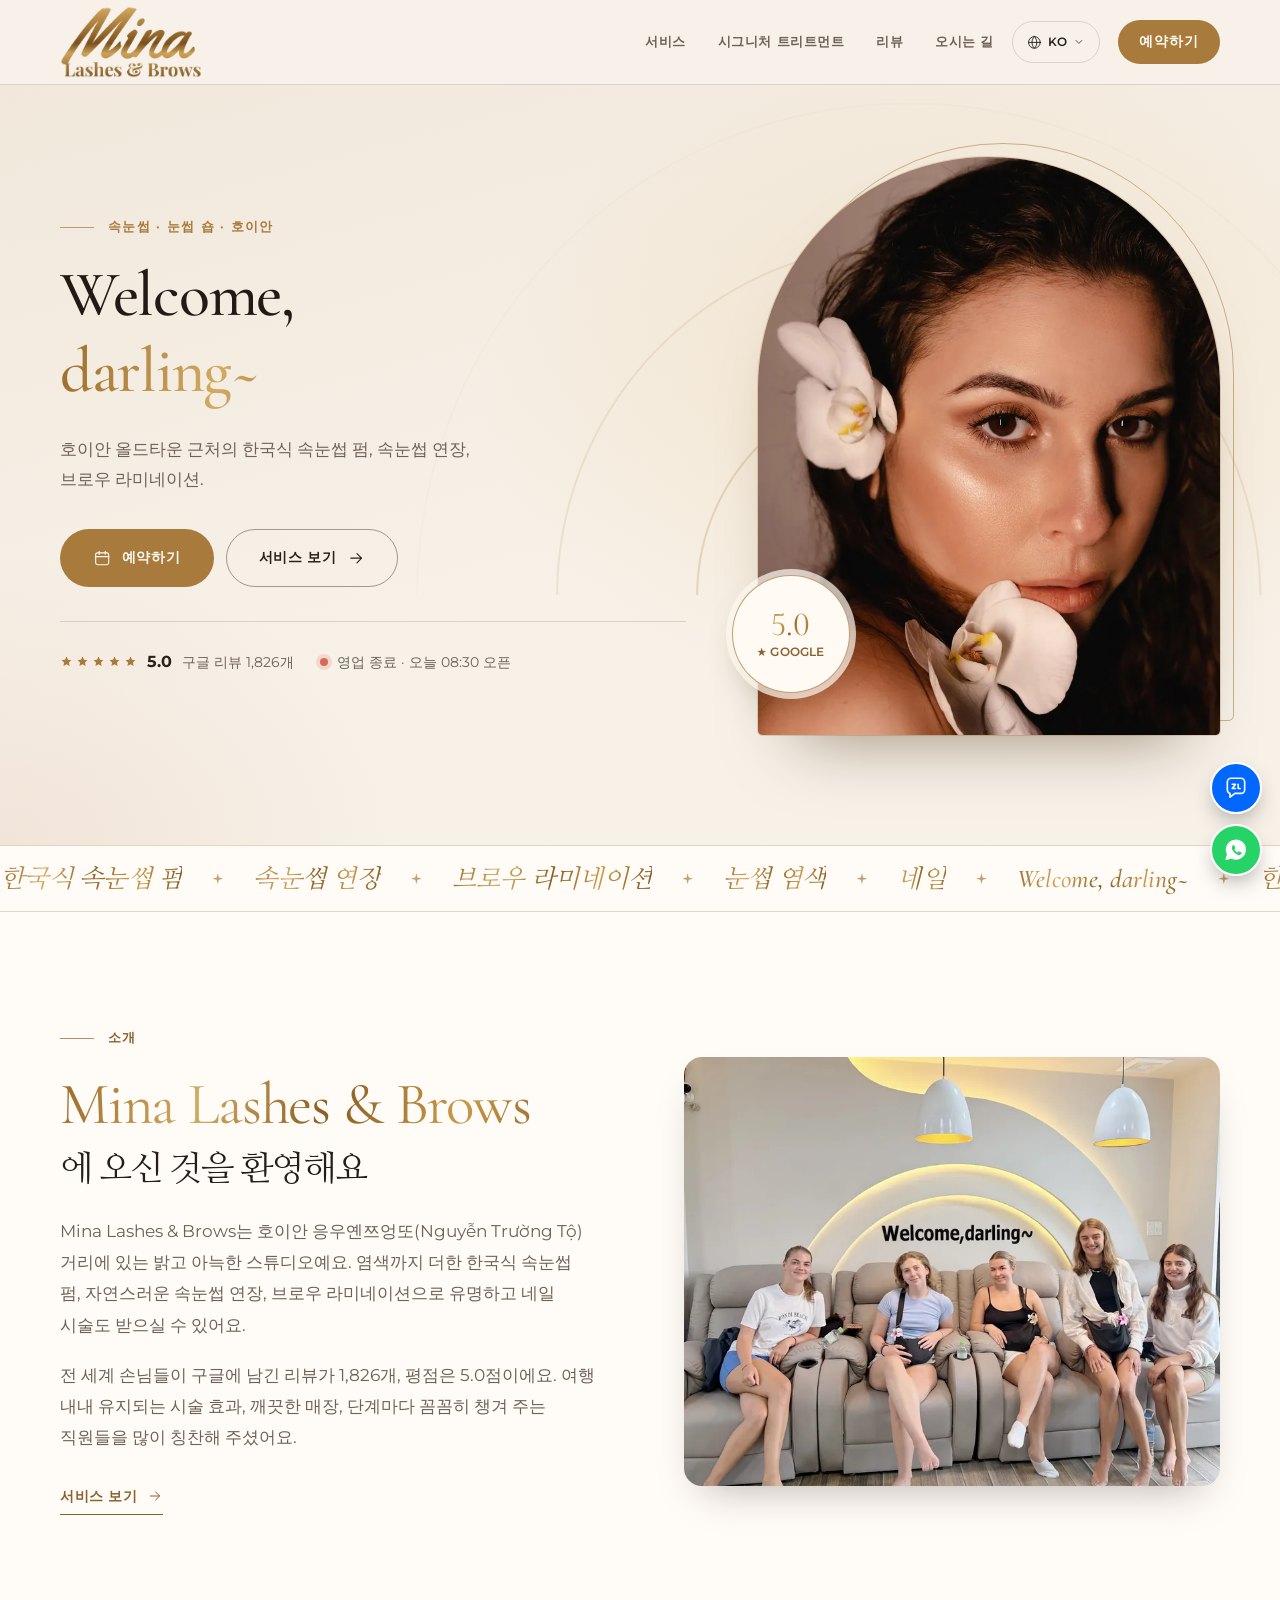
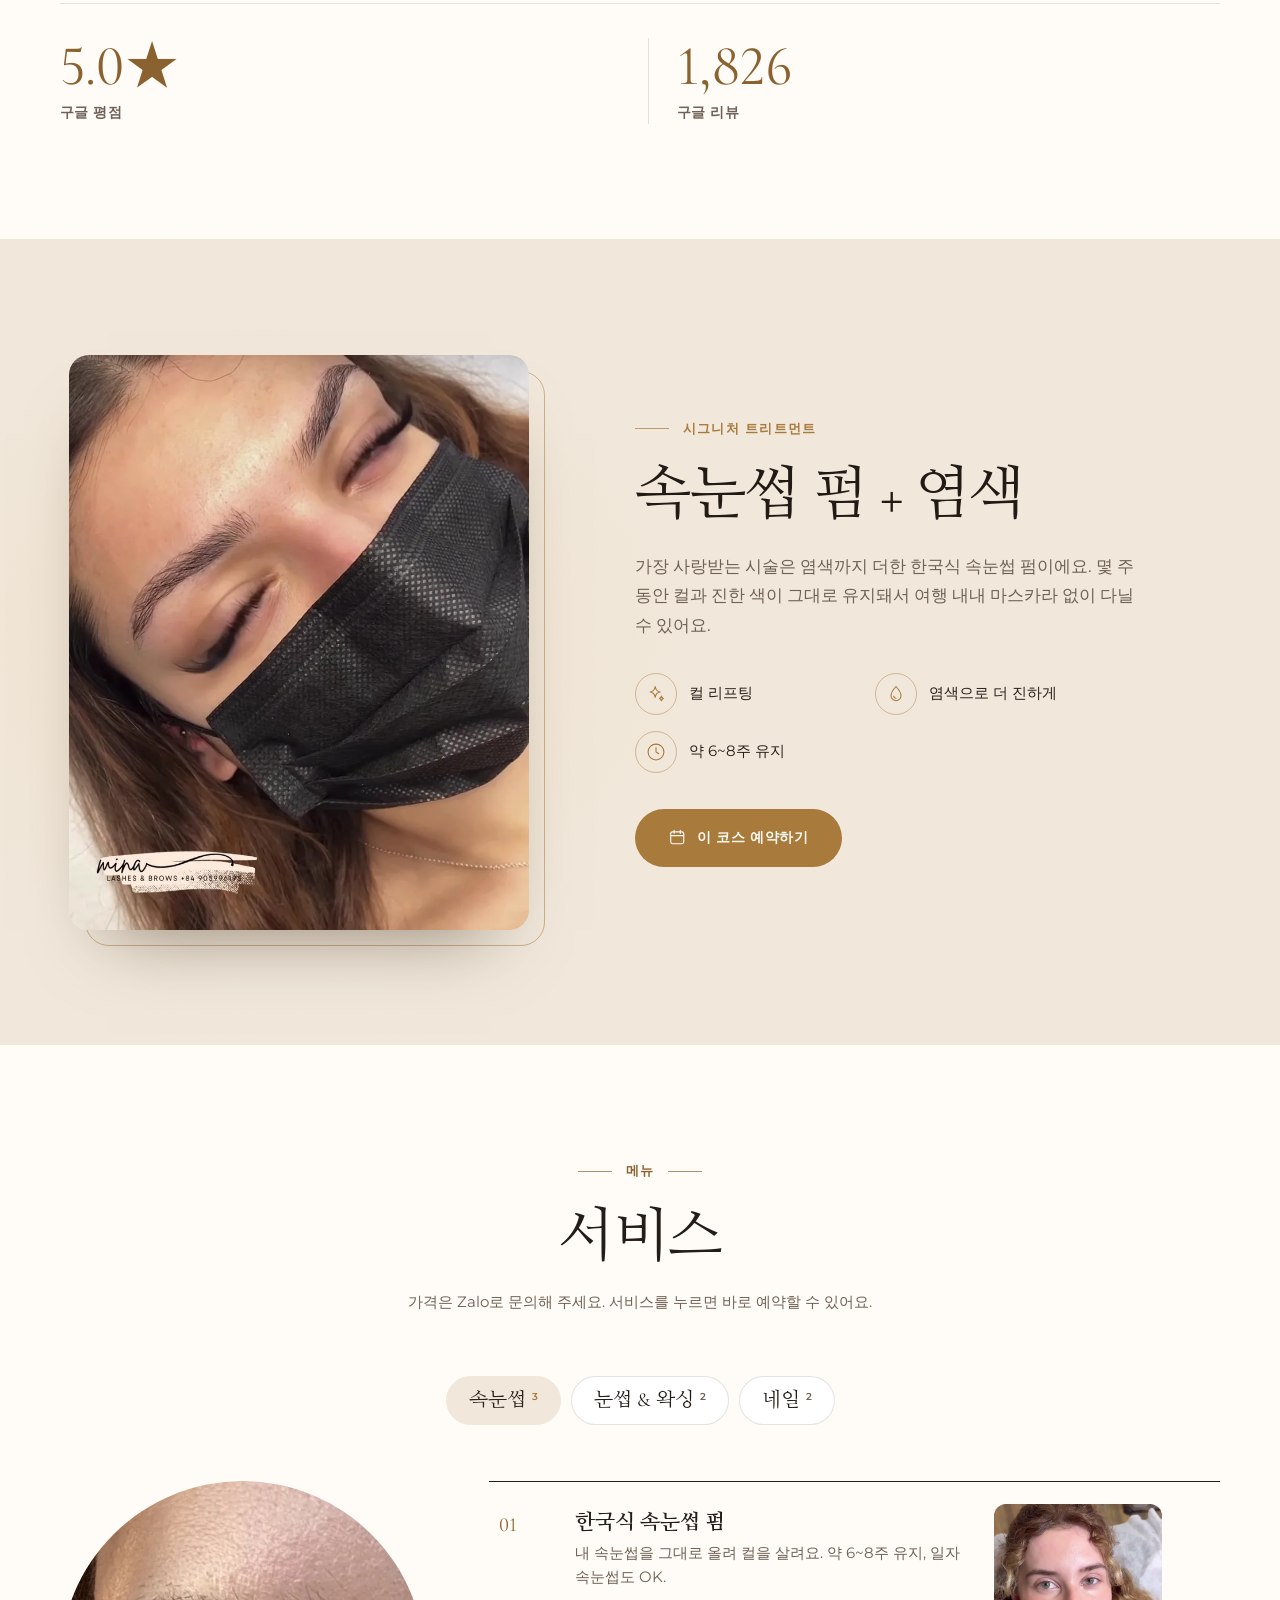
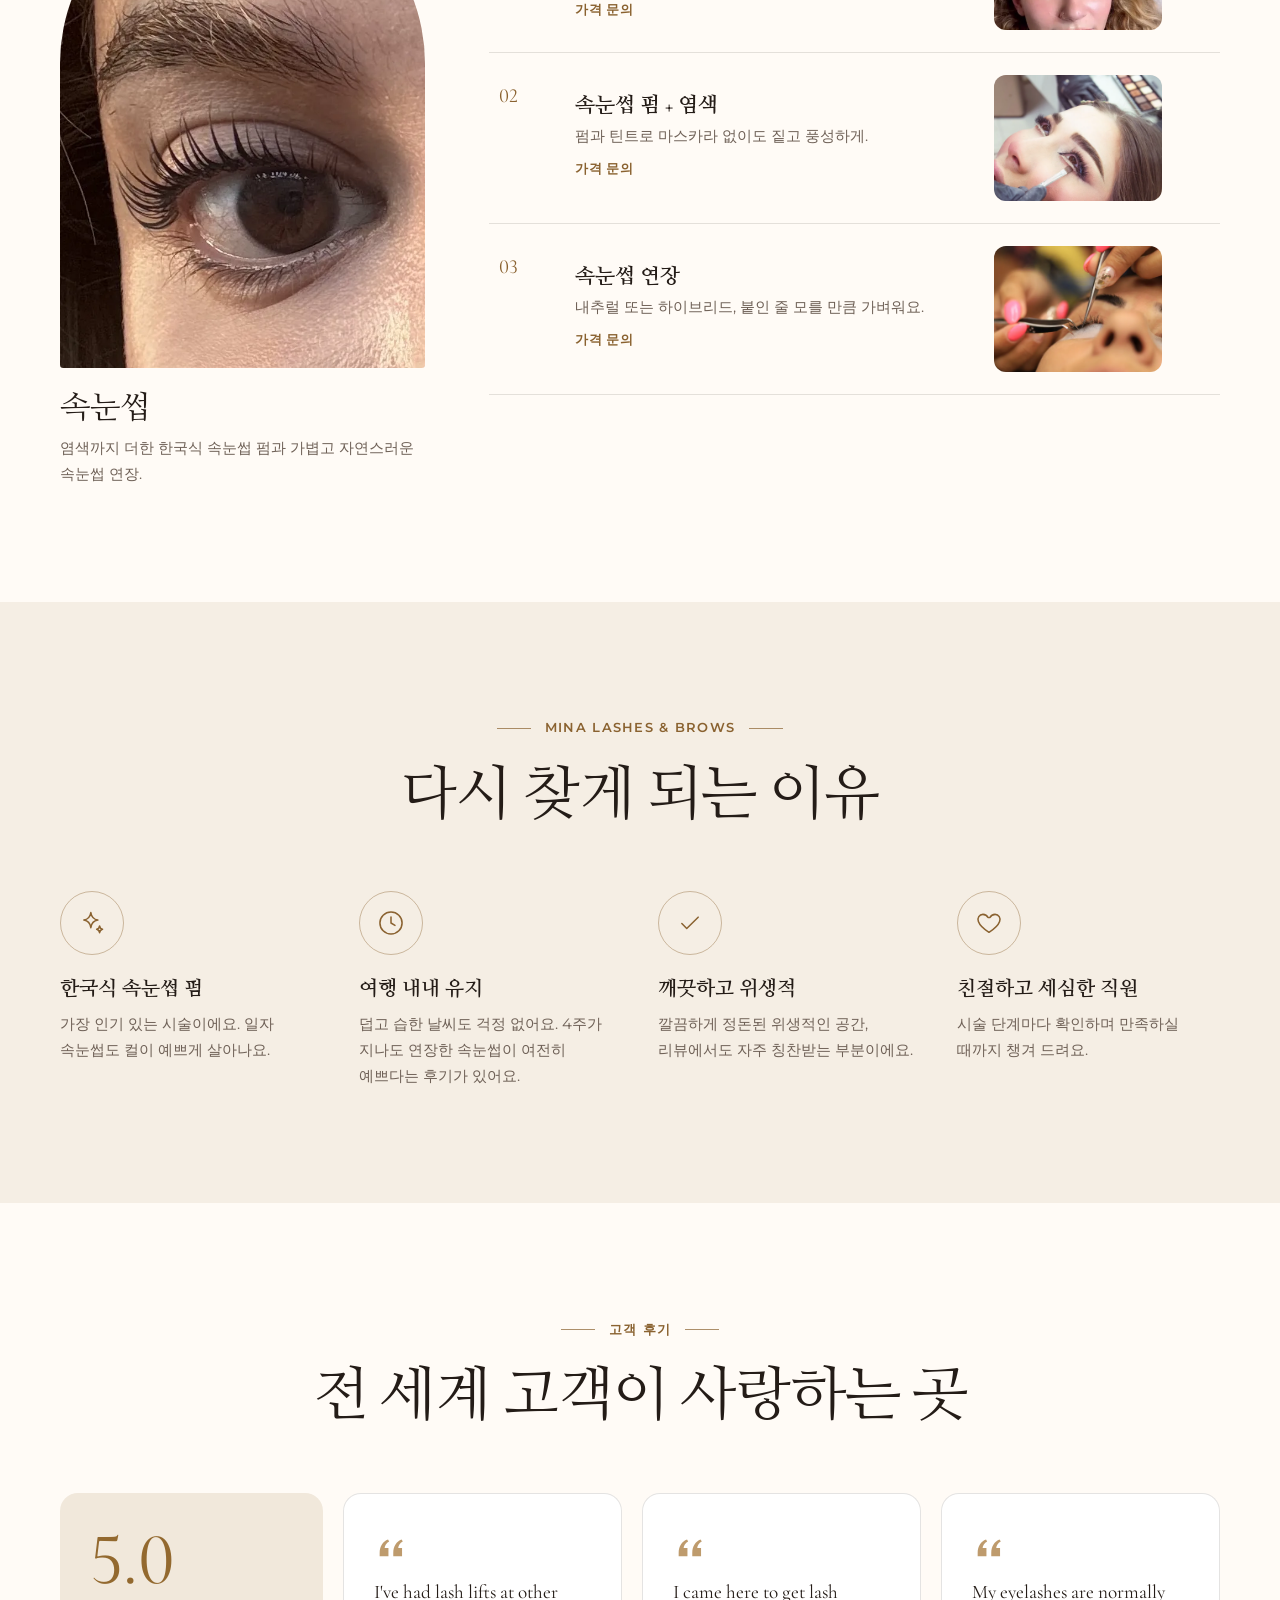
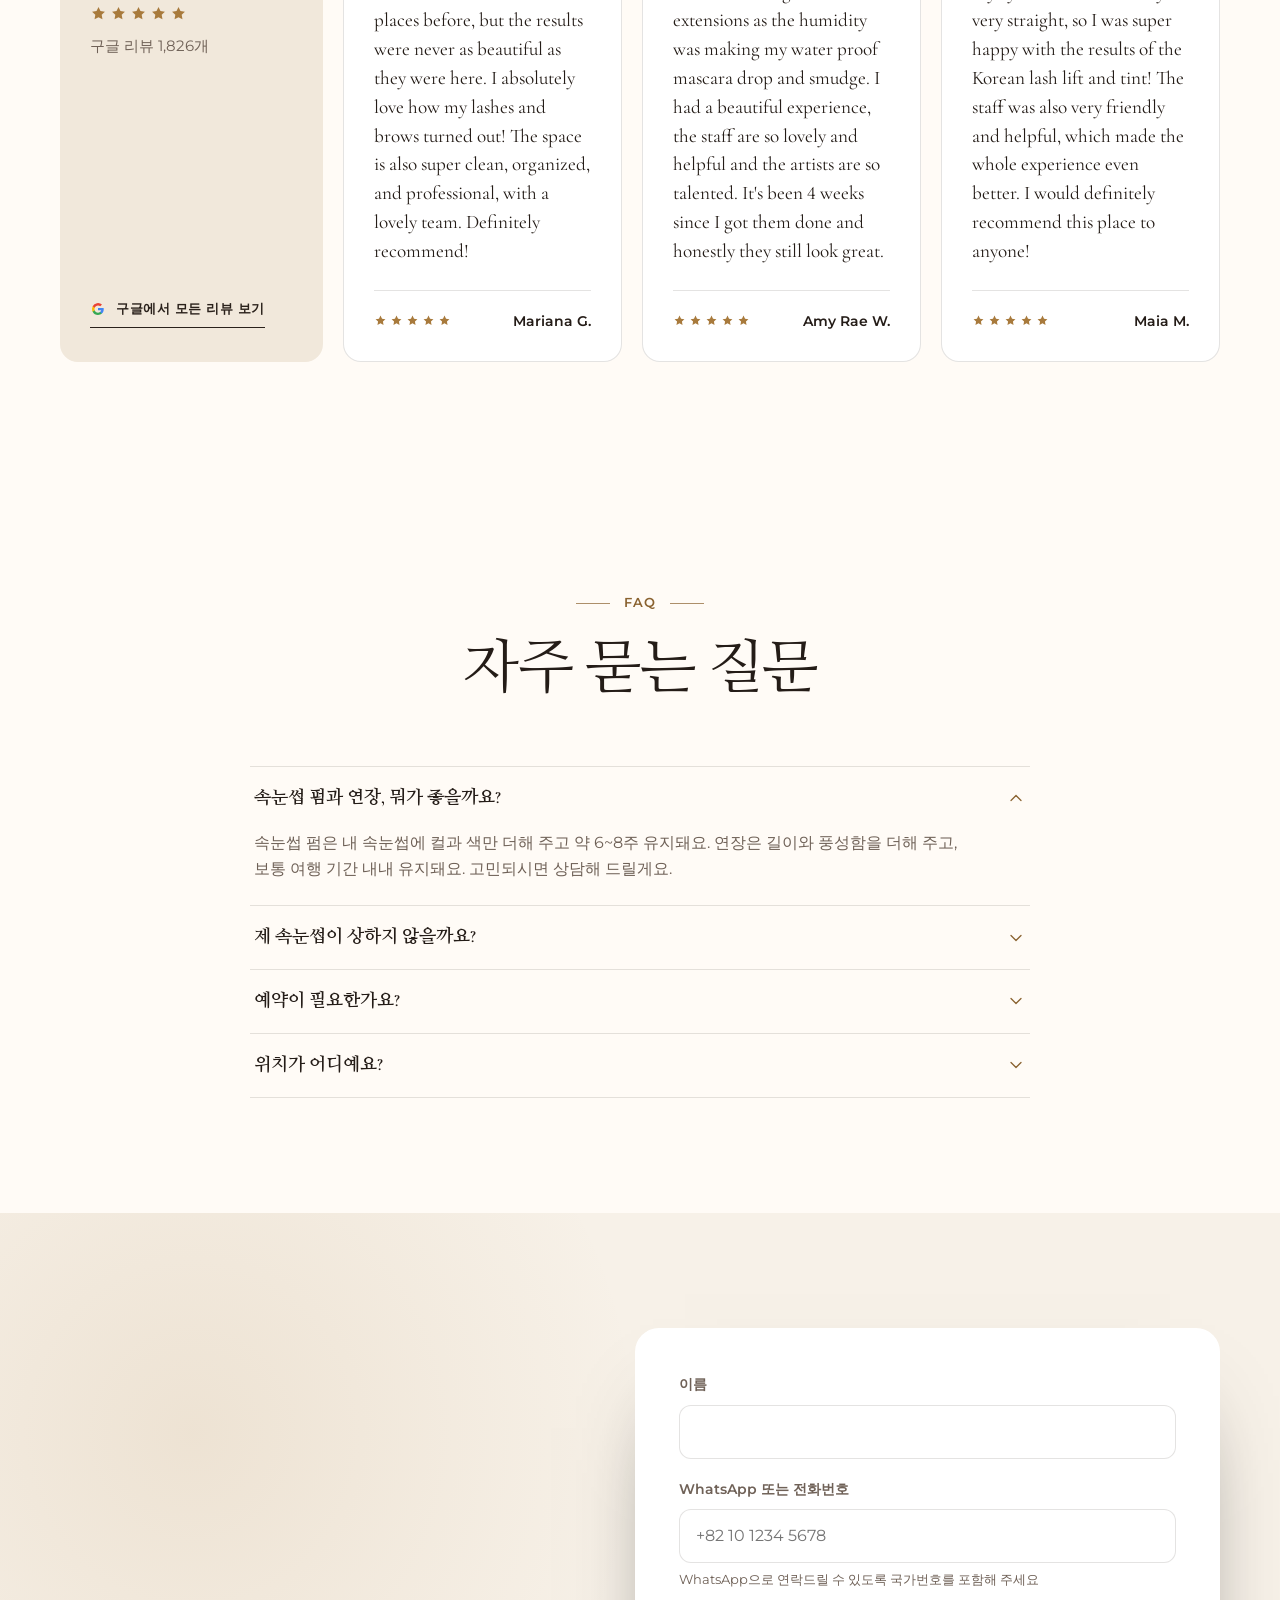
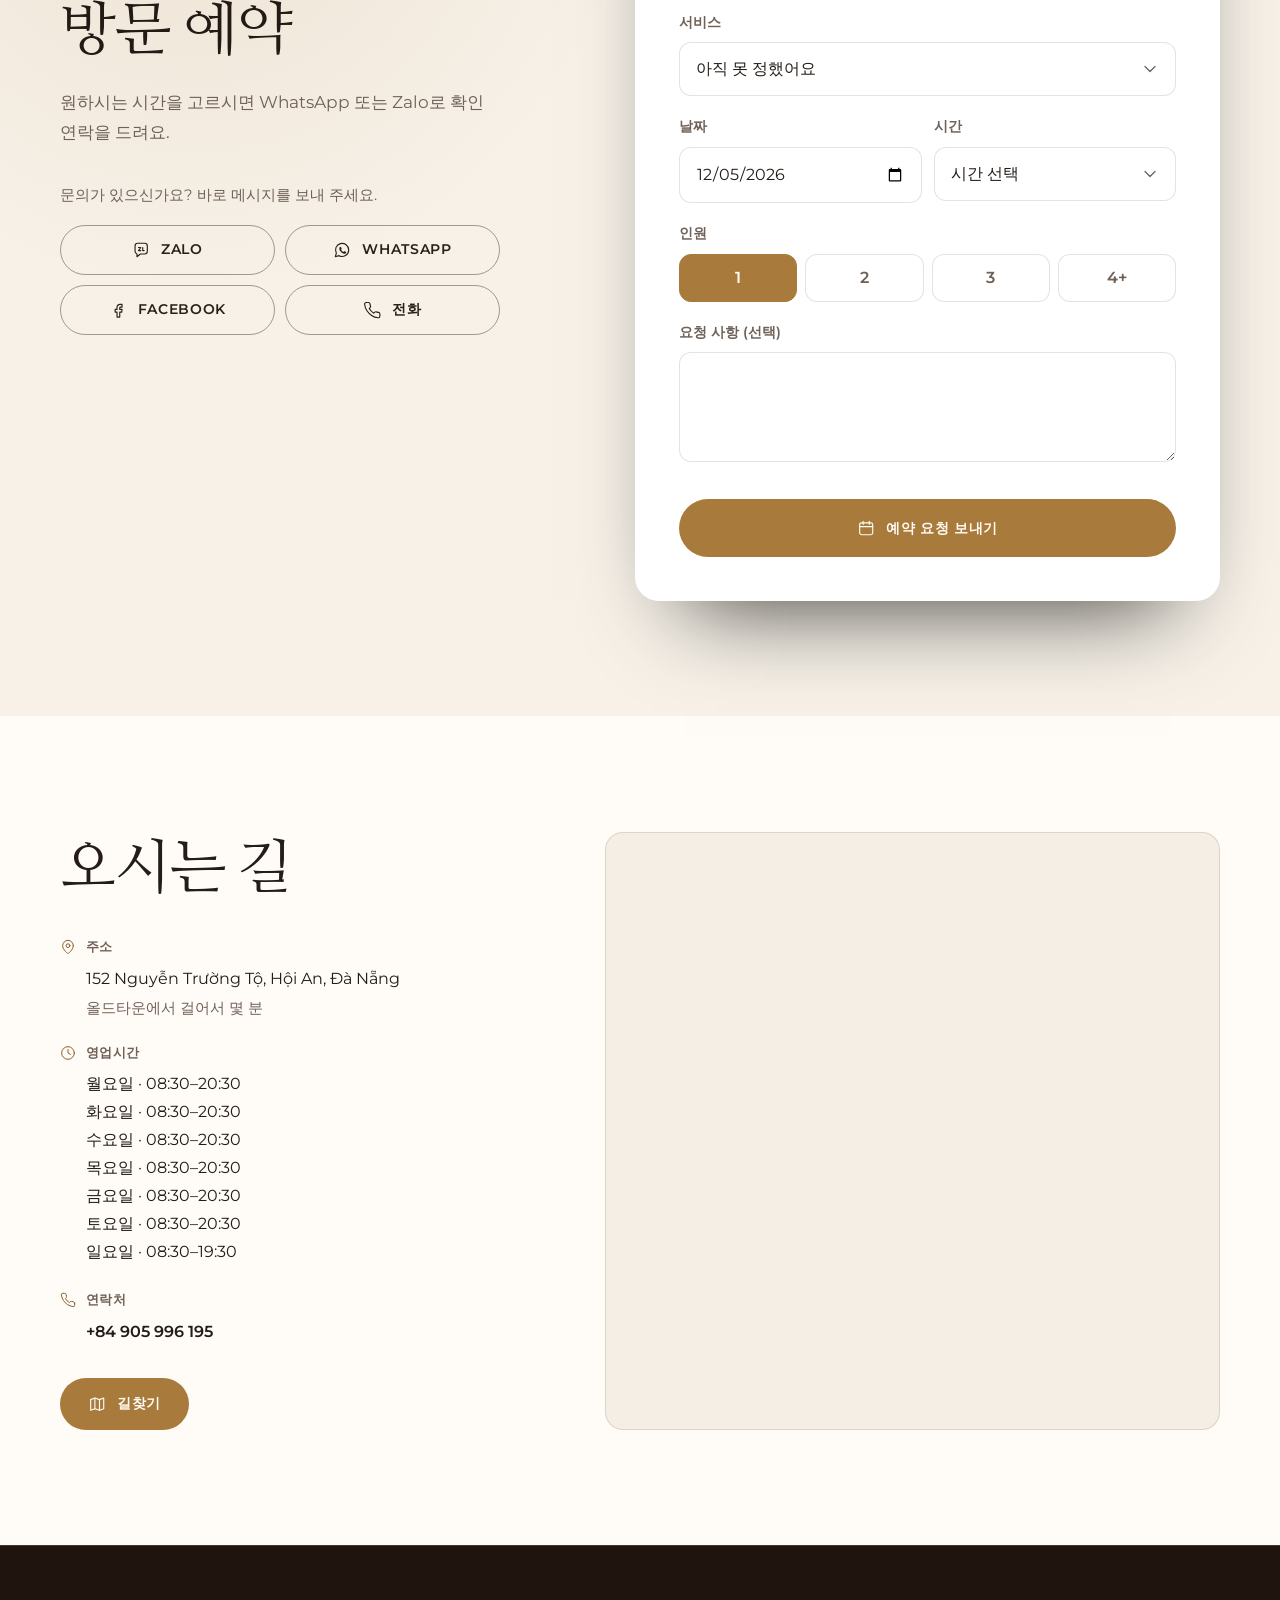
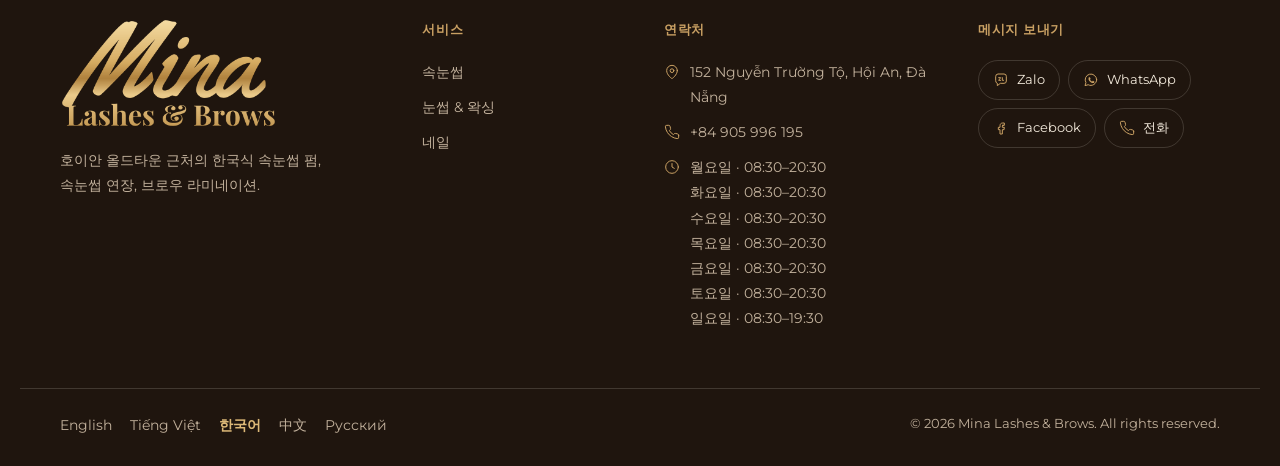
<file: ko/index.html>
<!doctype html>
<html lang="ko" class="v3 bg-glow t-light t-mina">
<head>
<meta charset="utf-8">
<meta name="viewport" content="width=device-width, initial-scale=1, viewport-fit=cover">
<title>Mina Lashes &amp; Brows · 속눈썹 · 눈썹 숍 · 호이안</title>
<meta name="description" content="호이안 올드타운 근처의 한국식 속눈썹 펌, 속눈썹 연장, 브로우 라미네이션. · 5.0★ · 구글 리뷰 1,826개">
<meta name="robots" content="noindex,nofollow">
<link rel="canonical" href="https://romans7997.github.io/mina-eyelash-hoian/ko/">
<link rel="alternate" hreflang="en" href="https://romans7997.github.io/mina-eyelash-hoian/">
<link rel="alternate" hreflang="vi" href="https://romans7997.github.io/mina-eyelash-hoian/vi/">
<link rel="alternate" hreflang="ko" href="https://romans7997.github.io/mina-eyelash-hoian/ko/">
<link rel="alternate" hreflang="zh" href="https://romans7997.github.io/mina-eyelash-hoian/zh/">
<link rel="alternate" hreflang="ru" href="https://romans7997.github.io/mina-eyelash-hoian/ru/">
<link rel="alternate" hreflang="x-default" href="https://romans7997.github.io/mina-eyelash-hoian/">
<meta property="og:type" content="website">
<meta property="og:title" content="Mina Lashes &amp; Brows">
<meta property="og:description" content="호이안 올드타운 근처의 한국식 속눈썹 펌, 속눈썹 연장, 브로우 라미네이션.">
<meta property="og:image" content="https://romans7997.github.io/mina-eyelash-hoian/img/og.jpg"><meta name="theme-color" content="#1f150e">
<link rel="icon" href="../favicon.svg" type="image/svg+xml">
<link rel="preconnect" href="https://fonts.googleapis.com">
<link rel="preconnect" href="https://fonts.gstatic.com" crossorigin>
<link rel="stylesheet" href="https://fonts.googleapis.com/css2?family=Cormorant+Garamond:ital,wght@0,400;0,500;0,600;1,400;1,500&amp;family=Montserrat:wght@400;500;600&amp;family=Nanum+Myeongjo:wght@400;700&amp;display=swap">
<link rel="stylesheet" href="../assets/v3.css?v=6aaa0906">
<style>:root{ --wood:#f7f1e8;--wood-2:#f1e8db;--wood-3:#e6d9c6;--wood-rgb:247,241,232;--cream:#fffbf6;--cream-2:#f5eee4;--paper:#ffffff;--ink:#241c17;--ink-rgb:36,28,23;--muted:#6f6157;--muted-strong:#5e5148;--line:rgba(36,28,23,.12);--on-dark:#2a211b;--on-dark-muted:#6f6157;--on-dark-rgb:42,33,27;--on-dark-head:#221a15;--line-dark:rgba(42,33,27,.14);--gold:#a87a3c;--gold-hi:#93692f;--gold-rgb:168,122,60;--btn-ink:#fffaf3;--gold-deep:#8a6230;--glow-rgb:232,190,120;--glow2-rgb:222,180,160;--deep-rgb:138,98,48;--slat-rgb:120,90,60 }</style>
<script>document.documentElement.classList.add("js")</script>
<link rel="preload" as="image" href="../img/hero-1600.webp" imagesrcset="../img/hero-800.webp 800w, ../img/hero-1600.webp 1600w" imagesizes="(min-width: 960px) 40vw, 100vw">
<script type="application/ld+json">{"@context": "https://schema.org", "@type": "BeautySalon", "name": "Mina Lashes & Brows", "telephone": "+84905996195", "url": "https://romans7997.github.io/mina-eyelash-hoian/ko/", "address": {"@type": "PostalAddress", "streetAddress": "152 Nguyễn Trường Tộ, Hội An, Đà Nẵng", "addressLocality": "Hoi An", "addressCountry": "VN"}, "openingHoursSpecification": [{"@type": "OpeningHoursSpecification", "dayOfWeek": "Monday", "opens": "08:30", "closes": "20:30"}, {"@type": "OpeningHoursSpecification", "dayOfWeek": "Tuesday", "opens": "08:30", "closes": "20:30"}, {"@type": "OpeningHoursSpecification", "dayOfWeek": "Wednesday", "opens": "08:30", "closes": "20:30"}, {"@type": "OpeningHoursSpecification", "dayOfWeek": "Thursday", "opens": "08:30", "closes": "20:30"}, {"@type": "OpeningHoursSpecification", "dayOfWeek": "Friday", "opens": "08:30", "closes": "20:30"}, {"@type": "OpeningHoursSpecification", "dayOfWeek": "Saturday", "opens": "08:30", "closes": "20:30"}, {"@type": "OpeningHoursSpecification", "dayOfWeek": "Sunday", "opens": "08:30", "closes": "19:30"}], "sameAs": ["https://www.facebook.com/eyelashhoian", "https://www.google.com/maps/place/?q=place_id:ChIJb_QB13oNQjERN3Wv3GQzDhs"], "priceRange": "₫₫", "image": "https://romans7997.github.io/mina-eyelash-hoian/img/hero-1600.webp"}</script>
<script type="application/ld+json">{"@context": "https://schema.org", "@type": "FAQPage", "mainEntity": [{"@type": "Question", "name": "속눈썹 펌과 연장, 뭐가 좋을까요?", "acceptedAnswer": {"@type": "Answer", "text": "속눈썹 펌은 내 속눈썹에 컬과 색만 더해 주고 약 6~8주 유지돼요. 연장은 길이와 풍성함을 더해 주고, 보통 여행 기간 내내 유지돼요. 고민되시면 상담해 드릴게요."}}, {"@type": "Question", "name": "제 속눈썹이 상하지 않을까요?", "acceptedAnswer": {"@type": "Answer", "text": "부드럽게 시술하고 시술 내내 불편한 곳은 없는지 여쭤봐요. 펌은 속눈썹에 아무것도 붙이지 않고, 연장도 가볍고 편안해요."}}, {"@type": "Question", "name": "예약이 필요한가요?", "acceptedAnswer": {"@type": "Answer", "text": "원하는 시간에 받으시려면 예약이 가장 좋아요. 특히 성수기에는요. 온라인으로 시간을 고르시면 WhatsApp이나 Zalo로 예약 확정 연락을 드려요."}}, {"@type": "Question", "name": "위치가 어디예요?", "acceptedAnswer": {"@type": "Answer", "text": "호이안 응우옌쯔엉또(Nguyễn Trường Tộ) 거리 152번지, 올드타운에서 걸어서 몇 분 거리예요. 영업시간은 8:30~20:30이고, 일요일은 19:30까지예요."}}]}</script>
</head>
<body>
<a class="skip" href="#main">본문으로 건너뛰기</a>

<header class="nav" id="top">
  <div class="wrap nav-inner">
    <a class="logo" href="#top" aria-label="Mina Lashes &amp; Brows"><img class="logo-img" src="../logo-wide.png" alt="Mina Lashes &amp; Brows" width="710" height="360"></a>
    <nav class="nav-links" aria-label="메뉴">
      <a href="#services">서비스</a>
<a href="#signature">시그니처 트리트먼트</a><a href="#reviews">리뷰</a>      <a href="#visit">오시는 길</a>
    </nav>
    <details class="lang">
      <summary aria-label="언어"><svg class="ic" viewBox="0 0 24 24" aria-hidden="true" focusable="false"><circle cx="12" cy="12" r="9.5"/><path d="M2.5 12h19M12 2.5c2.6 2.8 3.9 6 3.9 9.5S14.6 18.7 12 21.5C9.4 18.7 8.1 15.5 8.1 12S9.4 5.3 12 2.5z"/></svg><span>KO</span><svg class="ic chev" viewBox="0 0 24 24" aria-hidden="true" focusable="false"><path d="M6 9l6 6 6-6"/></svg></summary>
      <ul class="lang-menu">
<li><a href="../" hreflang="en" lang="en" data-lang="en">English</a></li>
<li><a href="../vi/" hreflang="vi" lang="vi" data-lang="vi">Tiếng Việt</a></li>
<li><a href="../ko/" hreflang="ko" lang="ko" data-lang="ko" aria-current="true">한국어</a></li>
<li><a href="../zh/" hreflang="zh" lang="zh" data-lang="zh">中文</a></li>
<li><a href="../ru/" hreflang="ru" lang="ru" data-lang="ru">Русский</a></li>
      </ul>
    </details>
<a class="btn btn-gold btn-sm nav-book" href="#book">예약하기</a>  </div>
</header>

<main id="main">
  <section class="hero">
    
    <div class="wrap hero-grid">
      <div class="hero-copy">
        <p class="eyebrow eyebrow-light">속눈썹 · 눈썹 숍 · 호이안</p>
        <h1 class="hero-title"><span>Welcome,</span> <em>darling~</em></h1>
        <p class="hero-lead">호이안 올드타운 근처의 한국식 속눈썹 펌, 속눈썹 연장, 브로우 라미네이션.</p>
        <div class="hero-cta">
<a class="btn btn-gold btn-lg" href="#book"><svg class="ic" viewBox="0 0 24 24" aria-hidden="true" focusable="false"><rect x="3.5" y="5" width="17" height="15.5" rx="2.5"/><path d="M8 3v4M16 3v4M3.5 10h17"/></svg><span>예약하기</span></a><a class="btn btn-line-light btn-lg" href="#services"><span>서비스 보기</span><svg class="ic" viewBox="0 0 24 24" aria-hidden="true" focusable="false"><path d="M5 12h14M13 6l6 6-6 6"/></svg></a>        </div>
        <div class="hero-meta">
<a class="hero-rating" href="https://www.google.com/maps/place/?q=place_id:ChIJb_QB13oNQjERN3Wv3GQzDhs" target="_blank" rel="noopener"><span class="stars xs" role="img" aria-label="5.0 / 5"><svg class="st" viewBox="0 0 24 24" aria-hidden="true" focusable="false"><path class="fill" d="M12 2.8l2.8 5.8 6.3.9-4.6 4.4 1.1 6.3L12 17.2l-5.6 3 1.1-6.3L2.9 9.5l6.3-.9z"/></svg><svg class="st" viewBox="0 0 24 24" aria-hidden="true" focusable="false"><path class="fill" d="M12 2.8l2.8 5.8 6.3.9-4.6 4.4 1.1 6.3L12 17.2l-5.6 3 1.1-6.3L2.9 9.5l6.3-.9z"/></svg><svg class="st" viewBox="0 0 24 24" aria-hidden="true" focusable="false"><path class="fill" d="M12 2.8l2.8 5.8 6.3.9-4.6 4.4 1.1 6.3L12 17.2l-5.6 3 1.1-6.3L2.9 9.5l6.3-.9z"/></svg><svg class="st" viewBox="0 0 24 24" aria-hidden="true" focusable="false"><path class="fill" d="M12 2.8l2.8 5.8 6.3.9-4.6 4.4 1.1 6.3L12 17.2l-5.6 3 1.1-6.3L2.9 9.5l6.3-.9z"/></svg><svg class="st" viewBox="0 0 24 24" aria-hidden="true" focusable="false"><path class="fill" d="M12 2.8l2.8 5.8 6.3.9-4.6 4.4 1.1 6.3L12 17.2l-5.6 3 1.1-6.3L2.9 9.5l6.3-.9z"/></svg></span><strong>5.0</strong><span>구글 리뷰 1,826개</span></a><span id="open-status" class="open-status">월요일 · 08:30–20:30</span>        </div>
      </div>
      <div class="hero-media">
        <div class="arch"><img src="../img/hero-1600.webp" srcset="../img/hero-800.webp 800w, ../img/hero-1600.webp 1600w" sizes="(min-width: 960px) 40vw, 100vw" alt="" width="1600" height="2400" fetchpriority="high" style="object-position:50% 30%"></div>
<div class="seal" aria-hidden="true"><span class="seal-big">5.0</span><span class="seal-small">★ Google</span></div>      </div>
    </div>
  </section>

  <div class="ticker" aria-hidden="true"><div class="ticker-track"><span class="ticker-run"><span>한국식 속눈썹 펌</span><i class="tk-star"></i><span>속눈썹 연장</span><i class="tk-star"></i><span>브로우 라미네이션</span><i class="tk-star"></i><span>눈썹 염색</span><i class="tk-star"></i><span>네일</span><i class="tk-star"></i><span>Welcome, darling~</span><i class="tk-star"></i></span><span class="ticker-run"><span>한국식 속눈썹 펌</span><i class="tk-star"></i><span>속눈썹 연장</span><i class="tk-star"></i><span>브로우 라미네이션</span><i class="tk-star"></i><span>눈썹 염색</span><i class="tk-star"></i><span>네일</span><i class="tk-star"></i><span>Welcome, darling~</span><i class="tk-star"></i></span></div></div>

  <section class="section intro" id="about">
    <div class="wrap">
      <div class="intro-grid">
        <div class="intro-copy">
          <p class="eyebrow">소개</p>
          <h2><em>Mina Lashes &amp; Brows</em><span class="welcome-suffix">에 오신 것을 환영해요</span></h2>
<p class="lead">Mina Lashes &amp; Brows는 호이안 응우옌쯔엉또(Nguyễn Trường Tộ) 거리에 있는 밝고 아늑한 스튜디오예요. 염색까지 더한 한국식 속눈썹 펌, 자연스러운 속눈썹 연장, 브로우 라미네이션으로 유명하고 네일 시술도 받으실 수 있어요.</p><p class="lead">전 세계 손님들이 구글에 남긴 리뷰가 1,826개, 평점은 5.0점이에요. 여행 내내 유지되는 시술 효과, 깨끗한 매장, 단계마다 꼼꼼히 챙겨 주는 직원들을 많이 칭찬해 주셨어요.</p>          <a class="link-arrow" href="#services"><span>서비스 보기</span><svg class="ic" viewBox="0 0 24 24" aria-hidden="true" focusable="false"><path d="M5 12h14M13 6l6 6-6 6"/></svg></a>
        </div>
        <div class="intro-media"><img src="../img/about-1600.webp" srcset="../img/about-800.webp 800w, ../img/about-1600.webp 1600w" sizes="(min-width: 960px) 42vw, 100vw" alt="" width="1600" height="1303" loading="lazy" decoding="async" style="object-position:50% 45%"></div>
      </div>
      <ul class="stats" style="--n:2">
<li><span class="stat-big">5.0★</span><span class="stat-small">구글 평점</span></li>
<li><span class="stat-big">1,826</span><span class="stat-small">구글 리뷰</span></li>
      </ul>
    </div>
  </section>

  <section class="section signature" id="signature">
    
    <div class="wrap sig-grid">
<div class="sig-media"><div class="sig-frame"><img src="../img/sig-1080.webp" srcset="../img/sig-800.webp 800w, ../img/sig-1080.webp 1080w" sizes="(min-width: 960px) 40vw, 100vw" alt="" width="1080" height="1504" loading="lazy" decoding="async" style="object-position:50% 38%"></div></div>      <div class="sig-copy">
        <p class="eyebrow eyebrow-light">시그니처 트리트먼트</p>
        <h2>속눈썹 펌 + 염색</h2>
<p class="sig-desc">가장 사랑받는 시술은 염색까지 더한 한국식 속눈썹 펌이에요. 몇 주 동안 컬과 진한 색이 그대로 유지돼서 여행 내내 마스카라 없이 다닐 수 있어요.</p>        <ul class="sig-incl" aria-label="구성">
<li><svg class="ic" viewBox="0 0 24 24" aria-hidden="true" focusable="false"><path d="M11 3c.6 4.2 2.2 5.9 6 6.5-3.8.6-5.4 2.3-6 6.5-.6-4.2-2.2-5.9-6-6.5 3.8-.6 5.4-2.3 6-6.5z"/><path d="M18.5 14.5c.3 1.8 1 2.6 2.5 2.9-1.5.3-2.2 1.1-2.5 2.9-.3-1.8-1-2.6-2.5-2.9 1.5-.3 2.2-1.1 2.5-2.9z"/></svg><span>컬 리프팅</span></li><li><svg class="ic" viewBox="0 0 24 24" aria-hidden="true" focusable="false"><path d="M12 3s6 6.4 6 11a6 6 0 0 1-12 0c0-4.6 6-11 6-11z"/><path d="M9.2 14.6a2.9 2.9 0 0 0 2.8 2.6"/></svg><span>염색으로 더 진하게</span></li><li><svg class="ic" viewBox="0 0 24 24" aria-hidden="true" focusable="false"><circle cx="12" cy="12" r="9.5"/><path d="M12 6.8V12l3.4 2"/></svg><span>약 6~8주 유지</span></li>        </ul>
<a class="btn btn-gold btn-lg" href="#book" data-service="s0-1"><svg class="ic" viewBox="0 0 24 24" aria-hidden="true" focusable="false"><rect x="3.5" y="5" width="17" height="15.5" rx="2.5"/><path d="M8 3v4M16 3v4M3.5 10h17"/></svg><span>이 코스 예약하기</span></a>      </div>
    </div>
  </section>


  <section class="section menu-sec" id="services">
    <div class="wrap">
      <header class="section-head center">
        <p class="eyebrow">메뉴</p>
        <h2>서비스</h2>
        <p class="section-note">가격은 Zalo로 문의해 주세요. 서비스를 누르면 바로 예약할 수 있어요.</p>
      </header>
      <div class="tabs" role="tablist" aria-label="서비스">
<button type="button" role="tab" id="tab-cat0" aria-controls="cat0" aria-selected="true">속눈썹<sup>3</sup></button><button type="button" role="tab" id="tab-cat1" aria-controls="cat1" aria-selected="false" tabindex="-1">눈썹 &amp; 왁싱<sup>2</sup></button><button type="button" role="tab" id="tab-cat2" aria-controls="cat2" aria-selected="false" tabindex="-1">네일<sup>2</sup></button>      </div>
      <div class="panel is-active" id="cat0" role="tabpanel" aria-labelledby="tab-cat0">
        <div class="panel-media">
<div class="panel-img"><img src="../img/c0-616.webp" srcset="../img/c0-616.webp 616w" sizes="(min-width: 960px) 30vw, 140px" alt="" width="616" height="818" fetchpriority="high" style="object-position:50% 50%"></div>          <h3 class="panel-title">속눈썹</h3>
<p class="panel-desc">염색까지 더한 한국식 속눈썹 펌과 가볍고 자연스러운 속눈썹 연장.</p>        </div>
        <div class="panel-list">
          <div class="mr">
            <a class="mr-row" href="#book" data-service="s0-0">
              <span class="mr-num">01</span>
<span class="mr-img"><img src="../img/m0-0-576.webp" srcset="../img/m0-0-576.webp 576w" sizes="(min-width: 960px) 160px, 96px" alt="" width="576" height="676" loading="lazy" decoding="async" style="object-position:50% 45%"></span>              <span class="mr-body"><span class="mr-name">한국식 속눈썹 펌</span><small>내 속눈썹을 그대로 올려 컬을 살려요. 약 6~8주 유지, 일자 속눈썹도 OK.</small><em class="mr-ask">가격 문의</em></span>
              <span class="mt-go"><svg class="ic" viewBox="0 0 24 24" aria-hidden="true" focusable="false"><path d="M5 12h14M13 6l6 6-6 6"/></svg></span>
            </a>
            <a class="mr-row" href="#book" data-service="s0-1">
              <span class="mr-num">02</span>
<span class="mr-img"><img src="../img/m0-1-1600.webp" srcset="../img/m0-1-800.webp 800w, ../img/m0-1-1600.webp 1600w" sizes="(min-width: 960px) 160px, 96px" alt="" width="1600" height="2400" loading="lazy" decoding="async" style="object-position:50% 40%"></span>              <span class="mr-body"><span class="mr-name">속눈썹 펌 + 염색</span><small>펌과 틴트로 마스카라 없이도 짙고 풍성하게.</small><em class="mr-ask">가격 문의</em></span>
              <span class="mt-go"><svg class="ic" viewBox="0 0 24 24" aria-hidden="true" focusable="false"><path d="M5 12h14M13 6l6 6-6 6"/></svg></span>
            </a>
            <a class="mr-row" href="#book" data-service="s0-2">
              <span class="mr-num">03</span>
<span class="mr-img"><img src="../img/m0-2-1600.webp" srcset="../img/m0-2-800.webp 800w, ../img/m0-2-1600.webp 1600w" sizes="(min-width: 960px) 160px, 96px" alt="" width="1600" height="2400" loading="lazy" decoding="async" style="object-position:50% 40%"></span>              <span class="mr-body"><span class="mr-name">속눈썹 연장</span><small>내추럴 또는 하이브리드, 붙인 줄 모를 만큼 가벼워요.</small><em class="mr-ask">가격 문의</em></span>
              <span class="mt-go"><svg class="ic" viewBox="0 0 24 24" aria-hidden="true" focusable="false"><path d="M5 12h14M13 6l6 6-6 6"/></svg></span>
            </a>
          </div>
        </div>
      </div>
      <div class="panel" id="cat1" role="tabpanel" aria-labelledby="tab-cat1">
        <div class="panel-media">
<div class="panel-img"><img src="../img/c1-886.webp" srcset="../img/c1-800.webp 800w, ../img/c1-886.webp 886w" sizes="(min-width: 960px) 30vw, 140px" alt="" width="886" height="1160" loading="lazy" decoding="async" style="object-position:50% 40%"></div>          <h3 class="panel-title">눈썹 &amp; 왁싱</h3>
<p class="panel-desc">브로우 라미네이션, 눈썹 염색, 모양 정리부터 저자극 왁싱까지.</p>        </div>
        <div class="panel-list">
          <div class="mr">
            <a class="mr-row" href="#book" data-service="s1-0">
              <span class="mr-num">01</span>
<span class="mr-img"><img src="../img/m1-0-576.webp" srcset="../img/m1-0-576.webp 576w" sizes="(min-width: 960px) 160px, 96px" alt="" width="576" height="676" loading="lazy" decoding="async" style="object-position:50% 30%"></span>              <span class="mr-body"><span class="mr-name">브로우 라미네이션(눈썹펌)</span><small>풍성하고 깔끔하게 정돈된 눈썹.</small><em class="mr-ask">가격 문의</em></span>
              <span class="mt-go"><svg class="ic" viewBox="0 0 24 24" aria-hidden="true" focusable="false"><path d="M5 12h14M13 6l6 6-6 6"/></svg></span>
            </a>
            <a class="mr-row" href="#book" data-service="s1-1">
              <span class="mr-num">02</span>
<span class="mr-img"><img src="../img/m1-1-1600.webp" srcset="../img/m1-1-800.webp 800w, ../img/m1-1-1600.webp 1600w" sizes="(min-width: 960px) 160px, 96px" alt="" width="1600" height="2400" loading="lazy" decoding="async" style="object-position:50% 40%"></span>              <span class="mr-body"><span class="mr-name">눈썹 염색 &amp; 모양 정리</span><small>은은한 염색과 얼굴형에 어울리는 깔끔한 모양.</small><em class="mr-ask">가격 문의</em></span>
              <span class="mt-go"><svg class="ic" viewBox="0 0 24 24" aria-hidden="true" focusable="false"><path d="M5 12h14M13 6l6 6-6 6"/></svg></span>
            </a>
          </div>
        </div>
      </div>
      <div class="panel" id="cat2" role="tabpanel" aria-labelledby="tab-cat2">
        <div class="panel-media">
<div class="panel-img"><img src="../img/c2-1440.webp" srcset="../img/c2-800.webp 800w, ../img/c2-1440.webp 1440w" sizes="(min-width: 960px) 30vw, 140px" alt="" width="1440" height="1920" loading="lazy" decoding="async" style="object-position:50% 30%"></div>          <h3 class="panel-title">네일</h3>
<p class="panel-desc">네일 케어, 젤네일, 핸드페인팅 아트.</p>        </div>
        <div class="panel-list">
          <div class="mr">
            <a class="mr-row" href="#book" data-service="s2-0">
              <span class="mr-num">01</span>
<span class="mr-img"><img src="../img/m2-0-1600.webp" srcset="../img/m2-0-800.webp 800w, ../img/m2-0-1600.webp 1600w" sizes="(min-width: 960px) 160px, 96px" alt="" width="1600" height="2400" loading="lazy" decoding="async" style="object-position:50% 40%"></span>              <span class="mr-body"><span class="mr-name">네일 케어 &amp; 젤네일</span><small>쉐입 정리, 큐티클 케어, 원하는 컬러로 마무리.</small><em class="mr-ask">가격 문의</em></span>
              <span class="mt-go"><svg class="ic" viewBox="0 0 24 24" aria-hidden="true" focusable="false"><path d="M5 12h14M13 6l6 6-6 6"/></svg></span>
            </a>
            <a class="mr-row" href="#book" data-service="s2-1">
              <span class="mr-num">02</span>
<span class="mr-img"><img src="../img/m2-1-1600.webp" srcset="../img/m2-1-800.webp 800w, ../img/m2-1-1600.webp 1600w" sizes="(min-width: 960px) 160px, 96px" alt="" width="1600" height="1067" loading="lazy" decoding="async" style="object-position:50% 40%"></span>              <span class="mr-body"><span class="mr-name">페디큐어</span><small>하루 종일 걸은 뒤에 딱 좋은 편안한 풋케어와 컬러.</small><em class="mr-ask">가격 문의</em></span>
              <span class="mt-go"><svg class="ic" viewBox="0 0 24 24" aria-hidden="true" focusable="false"><path d="M5 12h14M13 6l6 6-6 6"/></svg></span>
            </a>
          </div>
        </div>
      </div>
    </div>
  </section>



  <section class="section features">
    <div class="wrap">
      <header class="section-head center"><p class="eyebrow">Mina Lashes &amp; Brows</p><h2>다시 찾게 되는 이유</h2></header>
      <ul class="feat-grid">
<li><span class="feat-ic"><svg class="ic" viewBox="0 0 24 24" aria-hidden="true" focusable="false"><path d="M11 3c.6 4.2 2.2 5.9 6 6.5-3.8.6-5.4 2.3-6 6.5-.6-4.2-2.2-5.9-6-6.5 3.8-.6 5.4-2.3 6-6.5z"/><path d="M18.5 14.5c.3 1.8 1 2.6 2.5 2.9-1.5.3-2.2 1.1-2.5 2.9-.3-1.8-1-2.6-2.5-2.9 1.5-.3 2.2-1.1 2.5-2.9z"/></svg></span><h3>한국식 속눈썹 펌</h3><p>가장 인기 있는 시술이에요. 일자 속눈썹도 컬이 예쁘게 살아나요.</p></li>
<li><span class="feat-ic"><svg class="ic" viewBox="0 0 24 24" aria-hidden="true" focusable="false"><circle cx="12" cy="12" r="9.5"/><path d="M12 6.8V12l3.4 2"/></svg></span><h3>여행 내내 유지</h3><p>덥고 습한 날씨도 걱정 없어요. 4주가 지나도 연장한 속눈썹이 여전히 예쁘다는 후기가 있어요.</p></li>
<li><span class="feat-ic"><svg class="ic" viewBox="0 0 24 24" aria-hidden="true" focusable="false"><path d="M5 12.5l4.2 4.2L19 7"/></svg></span><h3>깨끗하고 위생적</h3><p>깔끔하게 정돈된 위생적인 공간, 리뷰에서도 자주 칭찬받는 부분이에요.</p></li>
<li><span class="feat-ic"><svg class="ic" viewBox="0 0 24 24" aria-hidden="true" focusable="false"><path d="M12 20s-7.4-4.5-9.1-9.2C1.7 7.5 3.7 4.6 6.8 4.6c2.1 0 3.6 1.2 4.3 2.7h1.8c.7-1.5 2.2-2.7 4.3-2.7 3.1 0 5.1 2.9 3.9 6.2C19.4 15.5 12 20 12 20z"/></svg></span><h3>친절하고 세심한 직원</h3><p>시술 단계마다 확인하며 만족하실 때까지 챙겨 드려요.</p></li>
      </ul>
    </div>
  </section>


  <section class="section reviews" id="reviews">
    <div class="wrap">
      <header class="section-head center"><p class="eyebrow">고객 후기</p><h2>전 세계 고객이 사랑하는 곳</h2></header>
      <div class="rv-grid">
        <div class="rv-sum">
          <span class="rv-num">5.0</span>
          <div class="rv-sum-txt">
            <span class="stars" role="img" aria-label="5.0 / 5"><svg class="st" viewBox="0 0 24 24" aria-hidden="true" focusable="false"><path class="fill" d="M12 2.8l2.8 5.8 6.3.9-4.6 4.4 1.1 6.3L12 17.2l-5.6 3 1.1-6.3L2.9 9.5l6.3-.9z"/></svg><svg class="st" viewBox="0 0 24 24" aria-hidden="true" focusable="false"><path class="fill" d="M12 2.8l2.8 5.8 6.3.9-4.6 4.4 1.1 6.3L12 17.2l-5.6 3 1.1-6.3L2.9 9.5l6.3-.9z"/></svg><svg class="st" viewBox="0 0 24 24" aria-hidden="true" focusable="false"><path class="fill" d="M12 2.8l2.8 5.8 6.3.9-4.6 4.4 1.1 6.3L12 17.2l-5.6 3 1.1-6.3L2.9 9.5l6.3-.9z"/></svg><svg class="st" viewBox="0 0 24 24" aria-hidden="true" focusable="false"><path class="fill" d="M12 2.8l2.8 5.8 6.3.9-4.6 4.4 1.1 6.3L12 17.2l-5.6 3 1.1-6.3L2.9 9.5l6.3-.9z"/></svg><svg class="st" viewBox="0 0 24 24" aria-hidden="true" focusable="false"><path class="fill" d="M12 2.8l2.8 5.8 6.3.9-4.6 4.4 1.1 6.3L12 17.2l-5.6 3 1.1-6.3L2.9 9.5l6.3-.9z"/></svg></span>
            <p>구글 리뷰 1,826개</p>
<a class="link-arrow" href="https://www.google.com/maps/place/?q=place_id:ChIJb_QB13oNQjERN3Wv3GQzDhs" target="_blank" rel="noopener"><svg class="ic g" viewBox="0 0 24 24" aria-hidden="true" focusable="false"><path d="M20.6 12.2c0-.6-.1-1.2-.2-1.8H12v3.4h4.8a4.1 4.1 0 0 1-1.8 2.7v2.2h2.9c1.7-1.6 2.7-3.9 2.7-6.5z" class="fill g1"/><path d="M12 21c2.4 0 4.5-.8 5.9-2.2L15 16.6c-.8.5-1.8.9-3 .9-2.3 0-4.3-1.6-5-3.7H4v2.3A9 9 0 0 0 12 21z" class="fill g2"/><path d="M7 13.8a5.4 5.4 0 0 1 0-3.5V8H4a9 9 0 0 0 0 8.1z" class="fill g3"/><path d="M12 6.6c1.3 0 2.5.5 3.4 1.3l2.6-2.6A9 9 0 0 0 4 8l3 2.3c.7-2.1 2.7-3.7 5-3.7z" class="fill g4"/></svg><span>구글에서 모든 리뷰 보기</span></a>          </div>
        </div>
        <div class="rv-list">
        <figure class="rv">
          <svg class="ic rv-q" viewBox="0 0 24 24" aria-hidden="true" focusable="false"><path class="fill" d="M4 17.5c0-4.6 2.3-8 5.9-9.4l.8 1.5c-2 1.1-3.1 2.8-3.2 4.6h2.7V20H4zm9.6 0c0-4.6 2.3-8 5.9-9.4l.8 1.5c-2 1.1-3.1 2.8-3.2 4.6h2.7V20h-6.2z"/></svg>
          <blockquote lang="en">I&#39;ve had lash lifts at other places before, but the results were never as beautiful as they were here. I absolutely love how my lashes and brows turned out! The space is also super clean, organized, and professional, with a lovely team. Definitely recommend!</blockquote>
          <figcaption><span class="stars xs" role="img" aria-label="5 / 5"><svg class="st" viewBox="0 0 24 24" aria-hidden="true" focusable="false"><path class="fill" d="M12 2.8l2.8 5.8 6.3.9-4.6 4.4 1.1 6.3L12 17.2l-5.6 3 1.1-6.3L2.9 9.5l6.3-.9z"/></svg><svg class="st" viewBox="0 0 24 24" aria-hidden="true" focusable="false"><path class="fill" d="M12 2.8l2.8 5.8 6.3.9-4.6 4.4 1.1 6.3L12 17.2l-5.6 3 1.1-6.3L2.9 9.5l6.3-.9z"/></svg><svg class="st" viewBox="0 0 24 24" aria-hidden="true" focusable="false"><path class="fill" d="M12 2.8l2.8 5.8 6.3.9-4.6 4.4 1.1 6.3L12 17.2l-5.6 3 1.1-6.3L2.9 9.5l6.3-.9z"/></svg><svg class="st" viewBox="0 0 24 24" aria-hidden="true" focusable="false"><path class="fill" d="M12 2.8l2.8 5.8 6.3.9-4.6 4.4 1.1 6.3L12 17.2l-5.6 3 1.1-6.3L2.9 9.5l6.3-.9z"/></svg><svg class="st" viewBox="0 0 24 24" aria-hidden="true" focusable="false"><path class="fill" d="M12 2.8l2.8 5.8 6.3.9-4.6 4.4 1.1 6.3L12 17.2l-5.6 3 1.1-6.3L2.9 9.5l6.3-.9z"/></svg></span><span>Mariana G.</span></figcaption>
        </figure>
        <figure class="rv">
          <svg class="ic rv-q" viewBox="0 0 24 24" aria-hidden="true" focusable="false"><path class="fill" d="M4 17.5c0-4.6 2.3-8 5.9-9.4l.8 1.5c-2 1.1-3.1 2.8-3.2 4.6h2.7V20H4zm9.6 0c0-4.6 2.3-8 5.9-9.4l.8 1.5c-2 1.1-3.1 2.8-3.2 4.6h2.7V20h-6.2z"/></svg>
          <blockquote lang="en">I came here to get lash extensions as the humidity was making my water proof mascara drop and smudge. I had a beautiful experience, the staff are so lovely and helpful and the artists are so talented. It&#39;s been 4 weeks since I got them done and honestly they still look great.</blockquote>
          <figcaption><span class="stars xs" role="img" aria-label="5 / 5"><svg class="st" viewBox="0 0 24 24" aria-hidden="true" focusable="false"><path class="fill" d="M12 2.8l2.8 5.8 6.3.9-4.6 4.4 1.1 6.3L12 17.2l-5.6 3 1.1-6.3L2.9 9.5l6.3-.9z"/></svg><svg class="st" viewBox="0 0 24 24" aria-hidden="true" focusable="false"><path class="fill" d="M12 2.8l2.8 5.8 6.3.9-4.6 4.4 1.1 6.3L12 17.2l-5.6 3 1.1-6.3L2.9 9.5l6.3-.9z"/></svg><svg class="st" viewBox="0 0 24 24" aria-hidden="true" focusable="false"><path class="fill" d="M12 2.8l2.8 5.8 6.3.9-4.6 4.4 1.1 6.3L12 17.2l-5.6 3 1.1-6.3L2.9 9.5l6.3-.9z"/></svg><svg class="st" viewBox="0 0 24 24" aria-hidden="true" focusable="false"><path class="fill" d="M12 2.8l2.8 5.8 6.3.9-4.6 4.4 1.1 6.3L12 17.2l-5.6 3 1.1-6.3L2.9 9.5l6.3-.9z"/></svg><svg class="st" viewBox="0 0 24 24" aria-hidden="true" focusable="false"><path class="fill" d="M12 2.8l2.8 5.8 6.3.9-4.6 4.4 1.1 6.3L12 17.2l-5.6 3 1.1-6.3L2.9 9.5l6.3-.9z"/></svg></span><span>Amy Rae W.</span></figcaption>
        </figure>
        <figure class="rv">
          <svg class="ic rv-q" viewBox="0 0 24 24" aria-hidden="true" focusable="false"><path class="fill" d="M4 17.5c0-4.6 2.3-8 5.9-9.4l.8 1.5c-2 1.1-3.1 2.8-3.2 4.6h2.7V20H4zm9.6 0c0-4.6 2.3-8 5.9-9.4l.8 1.5c-2 1.1-3.1 2.8-3.2 4.6h2.7V20h-6.2z"/></svg>
          <blockquote lang="en">My eyelashes are normally very straight, so I was super happy with the results of the Korean lash lift and tint! The staff was also very friendly and helpful, which made the whole experience even better. I would definitely recommend this place to anyone!</blockquote>
          <figcaption><span class="stars xs" role="img" aria-label="5 / 5"><svg class="st" viewBox="0 0 24 24" aria-hidden="true" focusable="false"><path class="fill" d="M12 2.8l2.8 5.8 6.3.9-4.6 4.4 1.1 6.3L12 17.2l-5.6 3 1.1-6.3L2.9 9.5l6.3-.9z"/></svg><svg class="st" viewBox="0 0 24 24" aria-hidden="true" focusable="false"><path class="fill" d="M12 2.8l2.8 5.8 6.3.9-4.6 4.4 1.1 6.3L12 17.2l-5.6 3 1.1-6.3L2.9 9.5l6.3-.9z"/></svg><svg class="st" viewBox="0 0 24 24" aria-hidden="true" focusable="false"><path class="fill" d="M12 2.8l2.8 5.8 6.3.9-4.6 4.4 1.1 6.3L12 17.2l-5.6 3 1.1-6.3L2.9 9.5l6.3-.9z"/></svg><svg class="st" viewBox="0 0 24 24" aria-hidden="true" focusable="false"><path class="fill" d="M12 2.8l2.8 5.8 6.3.9-4.6 4.4 1.1 6.3L12 17.2l-5.6 3 1.1-6.3L2.9 9.5l6.3-.9z"/></svg><svg class="st" viewBox="0 0 24 24" aria-hidden="true" focusable="false"><path class="fill" d="M12 2.8l2.8 5.8 6.3.9-4.6 4.4 1.1 6.3L12 17.2l-5.6 3 1.1-6.3L2.9 9.5l6.3-.9z"/></svg></span><span>Maia M.</span></figcaption>
        </figure>
        </div>
      </div>
    </div>
  </section>

  <section class="section faq" id="faq">
    <div class="wrap faq-wrap">
      <header class="section-head center"><p class="eyebrow">FAQ</p><h2>자주 묻는 질문</h2></header>
      <div class="faq-list">
<details class="faq-item" open><summary><span>속눈썹 펌과 연장, 뭐가 좋을까요?</span><svg class="ic chev" viewBox="0 0 24 24" aria-hidden="true" focusable="false"><path d="M6 9l6 6 6-6"/></svg></summary><p>속눈썹 펌은 내 속눈썹에 컬과 색만 더해 주고 약 6~8주 유지돼요. 연장은 길이와 풍성함을 더해 주고, 보통 여행 기간 내내 유지돼요. 고민되시면 상담해 드릴게요.</p></details>
<details class="faq-item"><summary><span>제 속눈썹이 상하지 않을까요?</span><svg class="ic chev" viewBox="0 0 24 24" aria-hidden="true" focusable="false"><path d="M6 9l6 6 6-6"/></svg></summary><p>부드럽게 시술하고 시술 내내 불편한 곳은 없는지 여쭤봐요. 펌은 속눈썹에 아무것도 붙이지 않고, 연장도 가볍고 편안해요.</p></details>
<details class="faq-item"><summary><span>예약이 필요한가요?</span><svg class="ic chev" viewBox="0 0 24 24" aria-hidden="true" focusable="false"><path d="M6 9l6 6 6-6"/></svg></summary><p>원하는 시간에 받으시려면 예약이 가장 좋아요. 특히 성수기에는요. 온라인으로 시간을 고르시면 WhatsApp이나 Zalo로 예약 확정 연락을 드려요.</p></details>
<details class="faq-item"><summary><span>위치가 어디예요?</span><svg class="ic chev" viewBox="0 0 24 24" aria-hidden="true" focusable="false"><path d="M6 9l6 6 6-6"/></svg></summary><p>호이안 응우옌쯔엉또(Nguyễn Trường Tộ) 거리 152번지, 올드타운에서 걸어서 몇 분 거리예요. 영업시간은 8:30~20:30이고, 일요일은 19:30까지예요.</p></details>
      </div>
    </div>
  </section>

  <section class="section book" id="book">
    <div class="wrap book-layout">
      <div class="book-intro">
        <h2>방문 예약</h2>
        <p class="book-sub">원하시는 시간을 고르시면 WhatsApp 또는 Zalo로 확인 연락을 드려요.</p>
        <p class="book-or">문의가 있으신가요? 바로 메시지를 보내 주세요.</p>
        <div class="contact-grid"><a class="btn btn-line-light" href="https://zalo.me/0905996195" target="_blank" rel="noopener"><svg class="ic" viewBox="0 0 24 24" aria-hidden="true" focusable="false"><path d="M4 6.5A3.5 3.5 0 0 1 7.5 3h9A3.5 3.5 0 0 1 20 6.5v7a3.5 3.5 0 0 1-3.5 3.5H11l-4.5 3.5V17A3.5 3.5 0 0 1 4 13.5z"/><path d="M8.5 8.5h3l-3 4h3M14 8.5v4h1.8"/></svg><span>Zalo</span></a><a class="btn btn-line-light" href="https://wa.me/84905996195" target="_blank" rel="noopener"><svg class="ic" viewBox="0 0 24 24" aria-hidden="true" focusable="false"><path d="M20.5 11.6a8.6 8.6 0 0 1-12.7 7.5L3 20.5l1.4-4.6A8.6 8.6 0 1 1 20.5 11.6z"/><path class="fill" d="M8.6 8.3c.2-.5.5-.6.8-.6h.6c.2 0 .4.1.5.4l.8 1.8c.1.2 0 .5-.1.7l-.5.6c-.1.2-.1.4 0 .6.4.8 1.6 2 2.5 2.4.2.1.4.1.6-.1l.6-.7c.2-.2.4-.2.6-.1l1.8.8c.3.1.4.3.4.5 0 .9-.6 1.8-1.7 2-1 .2-2.5-.2-4.4-1.7-1.8-1.5-2.7-3.2-2.8-4.2-.1-.9.2-1.8.3-2.4z"/></svg><span>WhatsApp</span></a>
<a class="btn btn-line-light" href="https://www.facebook.com/eyelashhoian" target="_blank" rel="noopener"><svg class="ic" viewBox="0 0 24 24" aria-hidden="true" focusable="false"><path d="M14.5 8H17V4.5h-2.5c-2.5 0-4 1.6-4 4.1V11H8v3.5h2.5V21H14v-6.5h2.6l.4-3.5h-3V9c0-.6.4-1 1-1z"/></svg><span>Facebook</span></a><a class="btn btn-line-light" href="tel:+84905996195"><svg class="ic" viewBox="0 0 24 24" aria-hidden="true" focusable="false"><path d="M22 16.9v3a2 2 0 0 1-2.2 2 19.8 19.8 0 0 1-8.6-3.1 19.5 19.5 0 0 1-6-6A19.8 19.8 0 0 1 2.1 4.2 2 2 0 0 1 4.1 2h3a2 2 0 0 1 2 1.7c.1 1 .4 1.9.7 2.8a2 2 0 0 1-.5 2.1L8.1 9.9a16 16 0 0 0 6 6l1.3-1.3a2 2 0 0 1 2.1-.4c.9.3 1.8.6 2.8.7a2 2 0 0 1 1.7 2z"/></svg><span>전화</span></a></div>
      </div>
      <div class="book-card">
        <form class="book-form" id="book-form" novalidate>
          <div class="field">
            <label for="f-name">이름</label>
            <input id="f-name" name="name" autocomplete="name" required maxlength="60">
          </div>
          <div class="field">
            <label for="f-contact">WhatsApp 또는 전화번호</label>
            <input id="f-contact" name="contact" type="tel" autocomplete="tel" inputmode="tel" required maxlength="40" placeholder="+82 10 1234 5678" aria-describedby="f-contact-hint">
            <small class="field-hint" id="f-contact-hint">WhatsApp으로 연락드릴 수 있도록 국가번호를 포함해 주세요</small>
          </div>
          <div class="field">
            <label for="f-service">서비스</label>
            <div class="select">
              <select id="f-service" name="service">
                <option value="" data-vi="">아직 못 정했어요</option>
                <optgroup label="속눈썹">
<option value="s0-0" data-vi="Uốn mi Hàn Quốc">한국식 속눈썹 펌</option>
<option value="s0-1" data-vi="Uốn mi &amp; nhuộm mi">속눈썹 펌 + 염색</option>
<option value="s0-2" data-vi="Nối mi">속눈썹 연장</option>
                </optgroup>
                <optgroup label="눈썹 &amp; 왁싱">
<option value="s1-0" data-vi="Uốn chân mày (brow lamination)">브로우 라미네이션(눈썹펌)</option>
<option value="s1-1" data-vi="Nhuộm &amp; tạo dáng chân mày">눈썹 염색 &amp; 모양 정리</option>
                </optgroup>
                <optgroup label="네일">
<option value="s2-0" data-vi="Làm móng tay &amp; sơn gel">네일 케어 &amp; 젤네일</option>
<option value="s2-1" data-vi="Làm móng chân">페디큐어</option>
                </optgroup>
              </select>
              <svg class="ic chev" viewBox="0 0 24 24" aria-hidden="true" focusable="false"><path d="M6 9l6 6 6-6"/></svg>
            </div>
          </div>
          <div class="field-row">
            <div class="field">
              <label for="f-date">날짜</label>
              <input id="f-date" name="date" type="date" required>
            </div>
            <div class="field">
              <label for="f-time">시간</label>
              <div class="select">
                <select id="f-time" name="time" required><option value="">시간 선택</option></select>
                <svg class="ic chev" viewBox="0 0 24 24" aria-hidden="true" focusable="false"><path d="M6 9l6 6 6-6"/></svg>
              </div>
            </div>
          </div>
          <div class="field field-people">
            <span class="label" id="people-label">인원</span>
            <div class="seg" role="radiogroup" aria-labelledby="people-label">
<label><input type="radio" name="people" value="1" checked><span>1</span></label><label><input type="radio" name="people" value="2"><span>2</span></label><label><input type="radio" name="people" value="3"><span>3</span></label><label><input type="radio" name="people" value="4"><span>4+</span></label>            </div>
          </div>
          <div class="field">
            <label for="f-note">요청 사항 (선택)</label>
            <textarea id="f-note" name="note" rows="3" maxlength="500"></textarea>
          </div>
          <div class="hp" aria-hidden="true"><label>Website <input name="website" tabindex="-1" autocomplete="off"></label></div>
          <button class="btn btn-dark btn-lg btn-block" type="submit" id="f-submit"><svg class="ic" viewBox="0 0 24 24" aria-hidden="true" focusable="false"><rect x="3.5" y="5" width="17" height="15.5" rx="2.5"/><path d="M8 3v4M16 3v4M3.5 10h17"/></svg><span>예약 요청 보내기</span></button>
          <div class="form-error" id="form-error" role="alert" hidden>
            <p>요청을 보내지 못했어요. 메시지로 바로 연락해 주세요. 몇 초면 돼요.</p>
            <div class="contact-row">
<a class="btn btn-dark" id="err-wa" href="https://wa.me/84905996195" target="_blank" rel="noopener"><svg class="ic" viewBox="0 0 24 24" aria-hidden="true" focusable="false"><path d="M20.5 11.6a8.6 8.6 0 0 1-12.7 7.5L3 20.5l1.4-4.6A8.6 8.6 0 1 1 20.5 11.6z"/><path class="fill" d="M8.6 8.3c.2-.5.5-.6.8-.6h.6c.2 0 .4.1.5.4l.8 1.8c.1.2 0 .5-.1.7l-.5.6c-.1.2-.1.4 0 .6.4.8 1.6 2 2.5 2.4.2.1.4.1.6-.1l.6-.7c.2-.2.4-.2.6-.1l1.8.8c.3.1.4.3.4.5 0 .9-.6 1.8-1.7 2-1 .2-2.5-.2-4.4-1.7-1.8-1.5-2.7-3.2-2.8-4.2-.1-.9.2-1.8.3-2.4z"/></svg><span>WhatsApp</span></a><a class="btn btn-line" href="https://zalo.me/0905996195" target="_blank" rel="noopener"><svg class="ic" viewBox="0 0 24 24" aria-hidden="true" focusable="false"><path d="M4 6.5A3.5 3.5 0 0 1 7.5 3h9A3.5 3.5 0 0 1 20 6.5v7a3.5 3.5 0 0 1-3.5 3.5H11l-4.5 3.5V17A3.5 3.5 0 0 1 4 13.5z"/><path d="M8.5 8.5h3l-3 4h3M14 8.5v4h1.8"/></svg><span>Zalo</span></a>              <a class="btn btn-line" href="tel:+84905996195"><svg class="ic" viewBox="0 0 24 24" aria-hidden="true" focusable="false"><path d="M22 16.9v3a2 2 0 0 1-2.2 2 19.8 19.8 0 0 1-8.6-3.1 19.5 19.5 0 0 1-6-6A19.8 19.8 0 0 1 2.1 4.2 2 2 0 0 1 4.1 2h3a2 2 0 0 1 2 1.7c.1 1 .4 1.9.7 2.8a2 2 0 0 1-.5 2.1L8.1 9.9a16 16 0 0 0 6 6l1.3-1.3a2 2 0 0 1 2.1-.4c.9.3 1.8.6 2.8.7a2 2 0 0 1 1.7 2z"/></svg><span>전화</span></a>
            </div>
          </div>
        </form>
        <div class="book-done" id="book-done" hidden tabindex="-1">
          <span class="done-ic"><svg class="ic" viewBox="0 0 24 24" aria-hidden="true" focusable="false"><path d="M5 12.5l4.2 4.2L19 7"/></svg></span>
          <h3>예약 요청을 보냈어요!</h3>
          <p id="done-summary" class="done-summary"></p>
          <p class="muted">곧 WhatsApp 또는 Zalo로 예약 시간을 확인해 드릴게요. 급하시면 바로 메시지를 보내 주세요.</p>
          <div class="contact-row">
<a class="btn btn-line" href="https://wa.me/84905996195" target="_blank" rel="noopener"><svg class="ic" viewBox="0 0 24 24" aria-hidden="true" focusable="false"><path d="M20.5 11.6a8.6 8.6 0 0 1-12.7 7.5L3 20.5l1.4-4.6A8.6 8.6 0 1 1 20.5 11.6z"/><path class="fill" d="M8.6 8.3c.2-.5.5-.6.8-.6h.6c.2 0 .4.1.5.4l.8 1.8c.1.2 0 .5-.1.7l-.5.6c-.1.2-.1.4 0 .6.4.8 1.6 2 2.5 2.4.2.1.4.1.6-.1l.6-.7c.2-.2.4-.2.6-.1l1.8.8c.3.1.4.3.4.5 0 .9-.6 1.8-1.7 2-1 .2-2.5-.2-4.4-1.7-1.8-1.5-2.7-3.2-2.8-4.2-.1-.9.2-1.8.3-2.4z"/></svg><span>WhatsApp</span></a><a class="btn btn-line" href="https://zalo.me/0905996195" target="_blank" rel="noopener"><svg class="ic" viewBox="0 0 24 24" aria-hidden="true" focusable="false"><path d="M4 6.5A3.5 3.5 0 0 1 7.5 3h9A3.5 3.5 0 0 1 20 6.5v7a3.5 3.5 0 0 1-3.5 3.5H11l-4.5 3.5V17A3.5 3.5 0 0 1 4 13.5z"/><path d="M8.5 8.5h3l-3 4h3M14 8.5v4h1.8"/></svg><span>Zalo</span></a>          </div>
          <button class="btn-text" type="button" id="book-again">다른 시간 예약하기</button>
        </div>
      </div>
    </div>
  </section>

  <section class="section visit" id="visit">
    <div class="wrap visit-layout">
      <div class="visit-info">
        <h2>오시는 길</h2>
        <dl class="visit-list">
          <div><dt><svg class="ic" viewBox="0 0 24 24" aria-hidden="true" focusable="false"><path d="M20 10c0 6.5-8 12-8 12s-8-5.5-8-12a8 8 0 0 1 16 0z"/><circle cx="12" cy="10" r="2.8"/></svg>주소</dt><dd>152 Nguyễn Trường Tộ, Hội An, Đà Nẵng<span class="dd-note">올드타운에서 걸어서 몇 분</span></dd></div>
          <div><dt><svg class="ic" viewBox="0 0 24 24" aria-hidden="true" focusable="false"><circle cx="12" cy="12" r="9.5"/><path d="M12 6.8V12l3.4 2"/></svg>영업시간</dt><dd><span class="hours-row" data-day="mon">월요일 · 08:30–20:30</span><span class="hours-row" data-day="tue">화요일 · 08:30–20:30</span><span class="hours-row" data-day="wed">수요일 · 08:30–20:30</span><span class="hours-row" data-day="thu">목요일 · 08:30–20:30</span><span class="hours-row" data-day="fri">금요일 · 08:30–20:30</span><span class="hours-row" data-day="sat">토요일 · 08:30–20:30</span><span class="hours-row" data-day="sun">일요일 · 08:30–19:30</span></dd></div>
          <div><dt><svg class="ic" viewBox="0 0 24 24" aria-hidden="true" focusable="false"><path d="M22 16.9v3a2 2 0 0 1-2.2 2 19.8 19.8 0 0 1-8.6-3.1 19.5 19.5 0 0 1-6-6A19.8 19.8 0 0 1 2.1 4.2 2 2 0 0 1 4.1 2h3a2 2 0 0 1 2 1.7c.1 1 .4 1.9.7 2.8a2 2 0 0 1-.5 2.1L8.1 9.9a16 16 0 0 0 6 6l1.3-1.3a2 2 0 0 1 2.1-.4c.9.3 1.8.6 2.8.7a2 2 0 0 1 1.7 2z"/></svg>연락처</dt><dd><a href="tel:+84905996195">+84 905 996 195</a></dd></div>
        </dl>
<a class="btn btn-dark" href="https://www.google.com/maps/dir/?api=1&amp;destination=Mina+Lashes+%26+Brows%2C+152+Nguy%E1%BB%85n+Tr%C6%B0%E1%BB%9Dng+T%E1%BB%99%2C+H%E1%BB%99i+An%2C+%C4%90%C3%A0+N%E1%BA%B5ng&amp;destination_place_id=ChIJb_QB13oNQjERN3Wv3GQzDhs" target="_blank" rel="noopener"><svg class="ic" viewBox="0 0 24 24" aria-hidden="true" focusable="false"><path d="M9 4 3.5 6v14L9 18l6 2 5.5-2V4L15 6z"/><path d="M9 4v14M15 6v14"/></svg><span>길찾기</span></a>
      </div>
      <div class="map-wrap">
        <iframe src="https://maps.google.com/maps?q=Mina%20Eyelash%20Hoi%20An%2C%20152%20Nguy%E1%BB%85n%20Tr%C6%B0%E1%BB%9Dng%20T%E1%BB%99%2C%20H%E1%BB%99i%20An&amp;hl=ko&amp;z=16&amp;output=embed" title="지도: Mina Lashes &amp; Brows" loading="lazy" referrerpolicy="no-referrer-when-downgrade" allowfullscreen></iframe>
      </div>
    </div>
  </section>
</main>

<footer class="footer">
  <div class="wrap footer-grid">
    <div class="footer-brand">
<img class="footer-logo" src="../logo-dark.png" alt="Mina Lashes &amp; Brows" width="710" height="360" loading="lazy">      <p>호이안 올드타운 근처의 한국식 속눈썹 펌, 속눈썹 연장, 브로우 라미네이션.</p>
    </div>
    <div class="footer-col">
      <h4>서비스</h4>
      <ul><li><a href="#services">속눈썹</a></li><li><a href="#services">눈썹 &amp; 왁싱</a></li><li><a href="#services">네일</a></li></ul>
    </div>
    <div class="footer-col">
      <h4>연락처</h4>
      <ul class="footer-contact">
        <li><svg class="ic" viewBox="0 0 24 24" aria-hidden="true" focusable="false"><path d="M20 10c0 6.5-8 12-8 12s-8-5.5-8-12a8 8 0 0 1 16 0z"/><circle cx="12" cy="10" r="2.8"/></svg><span>152 Nguyễn Trường Tộ, Hội An, Đà Nẵng</span></li>
        <li><svg class="ic" viewBox="0 0 24 24" aria-hidden="true" focusable="false"><path d="M22 16.9v3a2 2 0 0 1-2.2 2 19.8 19.8 0 0 1-8.6-3.1 19.5 19.5 0 0 1-6-6A19.8 19.8 0 0 1 2.1 4.2 2 2 0 0 1 4.1 2h3a2 2 0 0 1 2 1.7c.1 1 .4 1.9.7 2.8a2 2 0 0 1-.5 2.1L8.1 9.9a16 16 0 0 0 6 6l1.3-1.3a2 2 0 0 1 2.1-.4c.9.3 1.8.6 2.8.7a2 2 0 0 1 1.7 2z"/></svg><a href="tel:+84905996195">+84 905 996 195</a></li>
        <li><svg class="ic" viewBox="0 0 24 24" aria-hidden="true" focusable="false"><circle cx="12" cy="12" r="9.5"/><path d="M12 6.8V12l3.4 2"/></svg><span>월요일 · 08:30–20:30<br>화요일 · 08:30–20:30<br>수요일 · 08:30–20:30<br>목요일 · 08:30–20:30<br>금요일 · 08:30–20:30<br>토요일 · 08:30–20:30<br>일요일 · 08:30–19:30</span></li>
      </ul>
    </div>
    <div class="footer-col">
      <h4>메시지 보내기</h4>
      <div class="footer-msg"><a class="chip" href="https://zalo.me/0905996195" target="_blank" rel="noopener"><svg class="ic" viewBox="0 0 24 24" aria-hidden="true" focusable="false"><path d="M4 6.5A3.5 3.5 0 0 1 7.5 3h9A3.5 3.5 0 0 1 20 6.5v7a3.5 3.5 0 0 1-3.5 3.5H11l-4.5 3.5V17A3.5 3.5 0 0 1 4 13.5z"/><path d="M8.5 8.5h3l-3 4h3M14 8.5v4h1.8"/></svg><span>Zalo</span></a><a class="chip" href="https://wa.me/84905996195" target="_blank" rel="noopener"><svg class="ic" viewBox="0 0 24 24" aria-hidden="true" focusable="false"><path d="M20.5 11.6a8.6 8.6 0 0 1-12.7 7.5L3 20.5l1.4-4.6A8.6 8.6 0 1 1 20.5 11.6z"/><path class="fill" d="M8.6 8.3c.2-.5.5-.6.8-.6h.6c.2 0 .4.1.5.4l.8 1.8c.1.2 0 .5-.1.7l-.5.6c-.1.2-.1.4 0 .6.4.8 1.6 2 2.5 2.4.2.1.4.1.6-.1l.6-.7c.2-.2.4-.2.6-.1l1.8.8c.3.1.4.3.4.5 0 .9-.6 1.8-1.7 2-1 .2-2.5-.2-4.4-1.7-1.8-1.5-2.7-3.2-2.8-4.2-.1-.9.2-1.8.3-2.4z"/></svg><span>WhatsApp</span></a>
<a class="chip" href="https://www.facebook.com/eyelashhoian" target="_blank" rel="noopener"><svg class="ic" viewBox="0 0 24 24" aria-hidden="true" focusable="false"><path d="M14.5 8H17V4.5h-2.5c-2.5 0-4 1.6-4 4.1V11H8v3.5h2.5V21H14v-6.5h2.6l.4-3.5h-3V9c0-.6.4-1 1-1z"/></svg><span>Facebook</span></a><a class="chip" href="tel:+84905996195"><svg class="ic" viewBox="0 0 24 24" aria-hidden="true" focusable="false"><path d="M22 16.9v3a2 2 0 0 1-2.2 2 19.8 19.8 0 0 1-8.6-3.1 19.5 19.5 0 0 1-6-6A19.8 19.8 0 0 1 2.1 4.2 2 2 0 0 1 4.1 2h3a2 2 0 0 1 2 1.7c.1 1 .4 1.9.7 2.8a2 2 0 0 1-.5 2.1L8.1 9.9a16 16 0 0 0 6 6l1.3-1.3a2 2 0 0 1 2.1-.4c.9.3 1.8.6 2.8.7a2 2 0 0 1 1.7 2z"/></svg><span>전화</span></a></div>
    </div>
  </div>
  <div class="wrap footer-bottom">
    <ul class="footer-langs">
<li><a href="../" hreflang="en" lang="en" data-lang="en">English</a></li><li><a href="../vi/" hreflang="vi" lang="vi" data-lang="vi">Tiếng Việt</a></li><li><a href="../ko/" hreflang="ko" lang="ko" data-lang="ko" aria-current="true">한국어</a></li><li><a href="../zh/" hreflang="zh" lang="zh" data-lang="zh">中文</a></li><li><a href="../ru/" hreflang="ru" lang="ru" data-lang="ru">Русский</a></li>    </ul>
    <p>© 2026 Mina Lashes &amp; Brows. All rights reserved.</p>
  </div>
</footer>

<nav class="actionbar" aria-label="연락처">
<a class="ab-main" href="#book"><svg class="ic" viewBox="0 0 24 24" aria-hidden="true" focusable="false"><rect x="3.5" y="5" width="17" height="15.5" rx="2.5"/><path d="M8 3v4M16 3v4M3.5 10h17"/></svg><span>예약하기</span></a>  <a class="ab-item" href="tel:+84905996195"><svg class="ic" viewBox="0 0 24 24" aria-hidden="true" focusable="false"><path d="M22 16.9v3a2 2 0 0 1-2.2 2 19.8 19.8 0 0 1-8.6-3.1 19.5 19.5 0 0 1-6-6A19.8 19.8 0 0 1 2.1 4.2 2 2 0 0 1 4.1 2h3a2 2 0 0 1 2 1.7c.1 1 .4 1.9.7 2.8a2 2 0 0 1-.5 2.1L8.1 9.9a16 16 0 0 0 6 6l1.3-1.3a2 2 0 0 1 2.1-.4c.9.3 1.8.6 2.8.7a2 2 0 0 1 1.7 2z"/></svg><span>전화</span></a>
<a class="ab-item" href="https://www.google.com/maps/dir/?api=1&amp;destination=Mina+Lashes+%26+Brows%2C+152+Nguy%E1%BB%85n+Tr%C6%B0%E1%BB%9Dng+T%E1%BB%99%2C+H%E1%BB%99i+An%2C+%C4%90%C3%A0+N%E1%BA%B5ng&amp;destination_place_id=ChIJb_QB13oNQjERN3Wv3GQzDhs" target="_blank" rel="noopener"><svg class="ic" viewBox="0 0 24 24" aria-hidden="true" focusable="false"><path d="M9 4 3.5 6v14L9 18l6 2 5.5-2V4L15 6z"/><path d="M9 4v14M15 6v14"/></svg><span>지도</span></a></nav>

<div class="fchat" role="group" aria-label="메시지 보내기"><a class="fc fc-zalo" href="https://zalo.me/0905996195" target="_blank" rel="noopener" aria-label="Zalo"><svg class="ic" viewBox="0 0 24 24" aria-hidden="true" focusable="false"><path d="M4 6.5A3.5 3.5 0 0 1 7.5 3h9A3.5 3.5 0 0 1 20 6.5v7a3.5 3.5 0 0 1-3.5 3.5H11l-4.5 3.5V17A3.5 3.5 0 0 1 4 13.5z"/><path d="M8.5 8.5h3l-3 4h3M14 8.5v4h1.8"/></svg><span class="fc-tip">Zalo</span></a><a class="fc fc-wa" href="https://wa.me/84905996195" target="_blank" rel="noopener" aria-label="WhatsApp"><svg class="ic" viewBox="0 0 24 24" aria-hidden="true" focusable="false"><path d="M20.5 11.6a8.6 8.6 0 0 1-12.7 7.5L3 20.5l1.4-4.6A8.6 8.6 0 1 1 20.5 11.6z"/><path class="fill" d="M8.6 8.3c.2-.5.5-.6.8-.6h.6c.2 0 .4.1.5.4l.8 1.8c.1.2 0 .5-.1.7l-.5.6c-.1.2-.1.4 0 .6.4.8 1.6 2 2.5 2.4.2.1.4.1.6-.1l.6-.7c.2-.2.4-.2.6-.1l1.8.8c.3.1.4.3.4.5 0 .9-.6 1.8-1.7 2-1 .2-2.5-.2-4.4-1.7-1.8-1.5-2.7-3.2-2.8-4.2-.1-.9.2-1.8.3-2.4z"/></svg><span class="fc-tip">WhatsApp</span></a></div>

<script id="site-data" type="application/json">{"lang": "ko", "tz": "Asia/Ho_Chi_Minh", "hours": {"mon": ["08:30", "20:30"], "tue": ["08:30", "20:30"], "wed": ["08:30", "20:30"], "thu": ["08:30", "20:30"], "fri": ["08:30", "20:30"], "sat": ["08:30", "20:30"], "sun": ["08:30", "19:30"]}, "slot": 30, "api": "/api/book", "demo": true, "wa": "84905996195", "name": "Mina Lashes & Brows", "days": ["월요일", "화요일", "수요일", "목요일", "금요일", "토요일", "일요일"], "days_vi": ["Thứ Hai", "Thứ Ba", "Thứ Tư", "Thứ Năm", "Thứ Sáu", "Thứ Bảy", "Chủ Nhật"], "t": {"kakao_copied": "카카오톡 ID가 복사되었어요: {id}. 카카오톡 → 친구 추가 → ID로 추가해 주세요.", "wechat_copied": "위챗 ID가 복사되었어요: {id}. 위챗 → 친구 추가 → ID를 붙여넣어 주세요.", "open_24": "24시간 영업", "open_until": "영업 중 · {t}까지", "opens_at": "영업 종료 · {d} {t} 오픈", "today": "오늘", "tomorrow": "내일", "f_time_pick": "시간 선택", "f_time_none": "이날은 휴무입니다", "f_sending": "보내는 중…", "f_submit": "예약 요청 보내기", "f_required": "이 항목을 입력해 주세요", "ok_title": "예약 요청을 보냈어요!", "ok_text": "곧 WhatsApp 또는 Zalo로 예약 시간을 확인해 드릴게요. 급하시면 바로 메시지를 보내 주세요.", "err_text": "요청을 보내지 못했어요. 메시지로 바로 연락해 주세요. 몇 초면 돼요.", "photo_of": "{total}장 중 {n}번째 사진"}, "langs": ["en", "vi", "ko", "zh", "ru"]}</script>
<script src="../assets/site.js?v=3bd43fdb" defer></script>
</body>
</html>
</file>
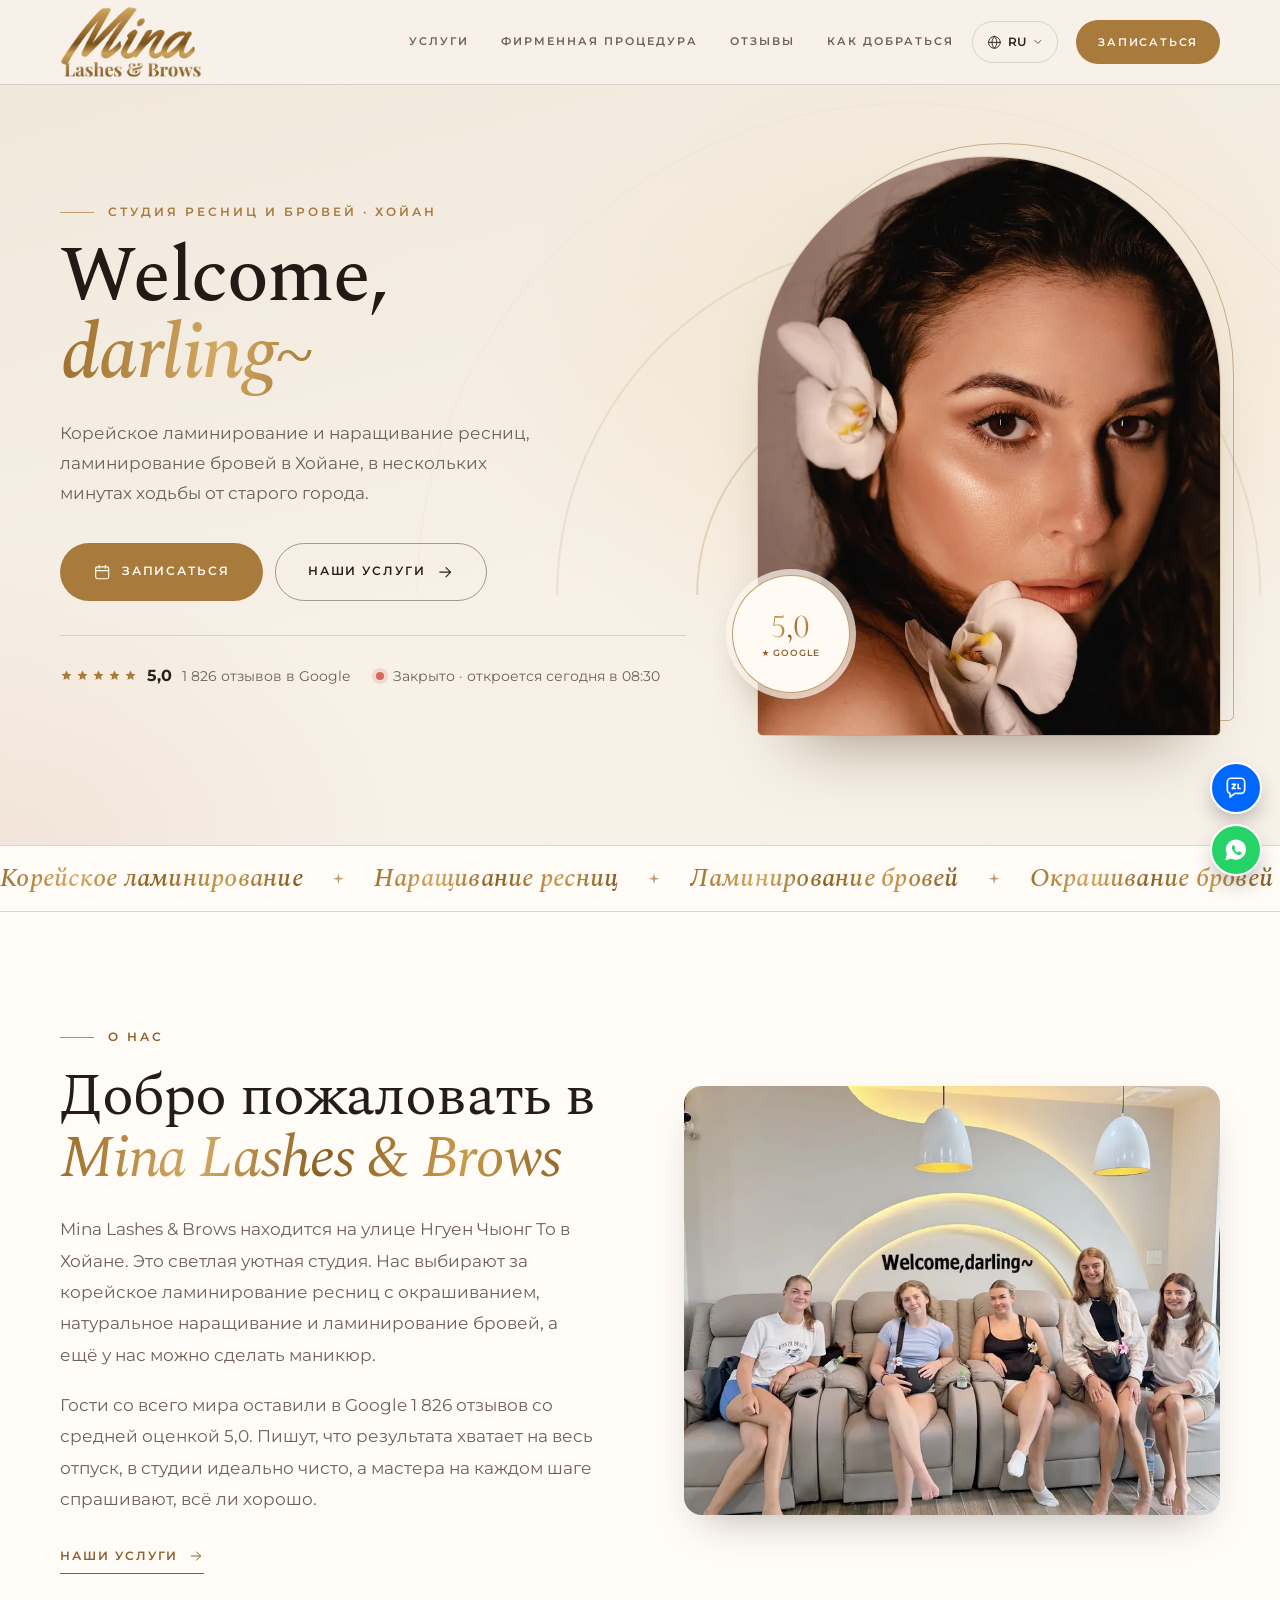
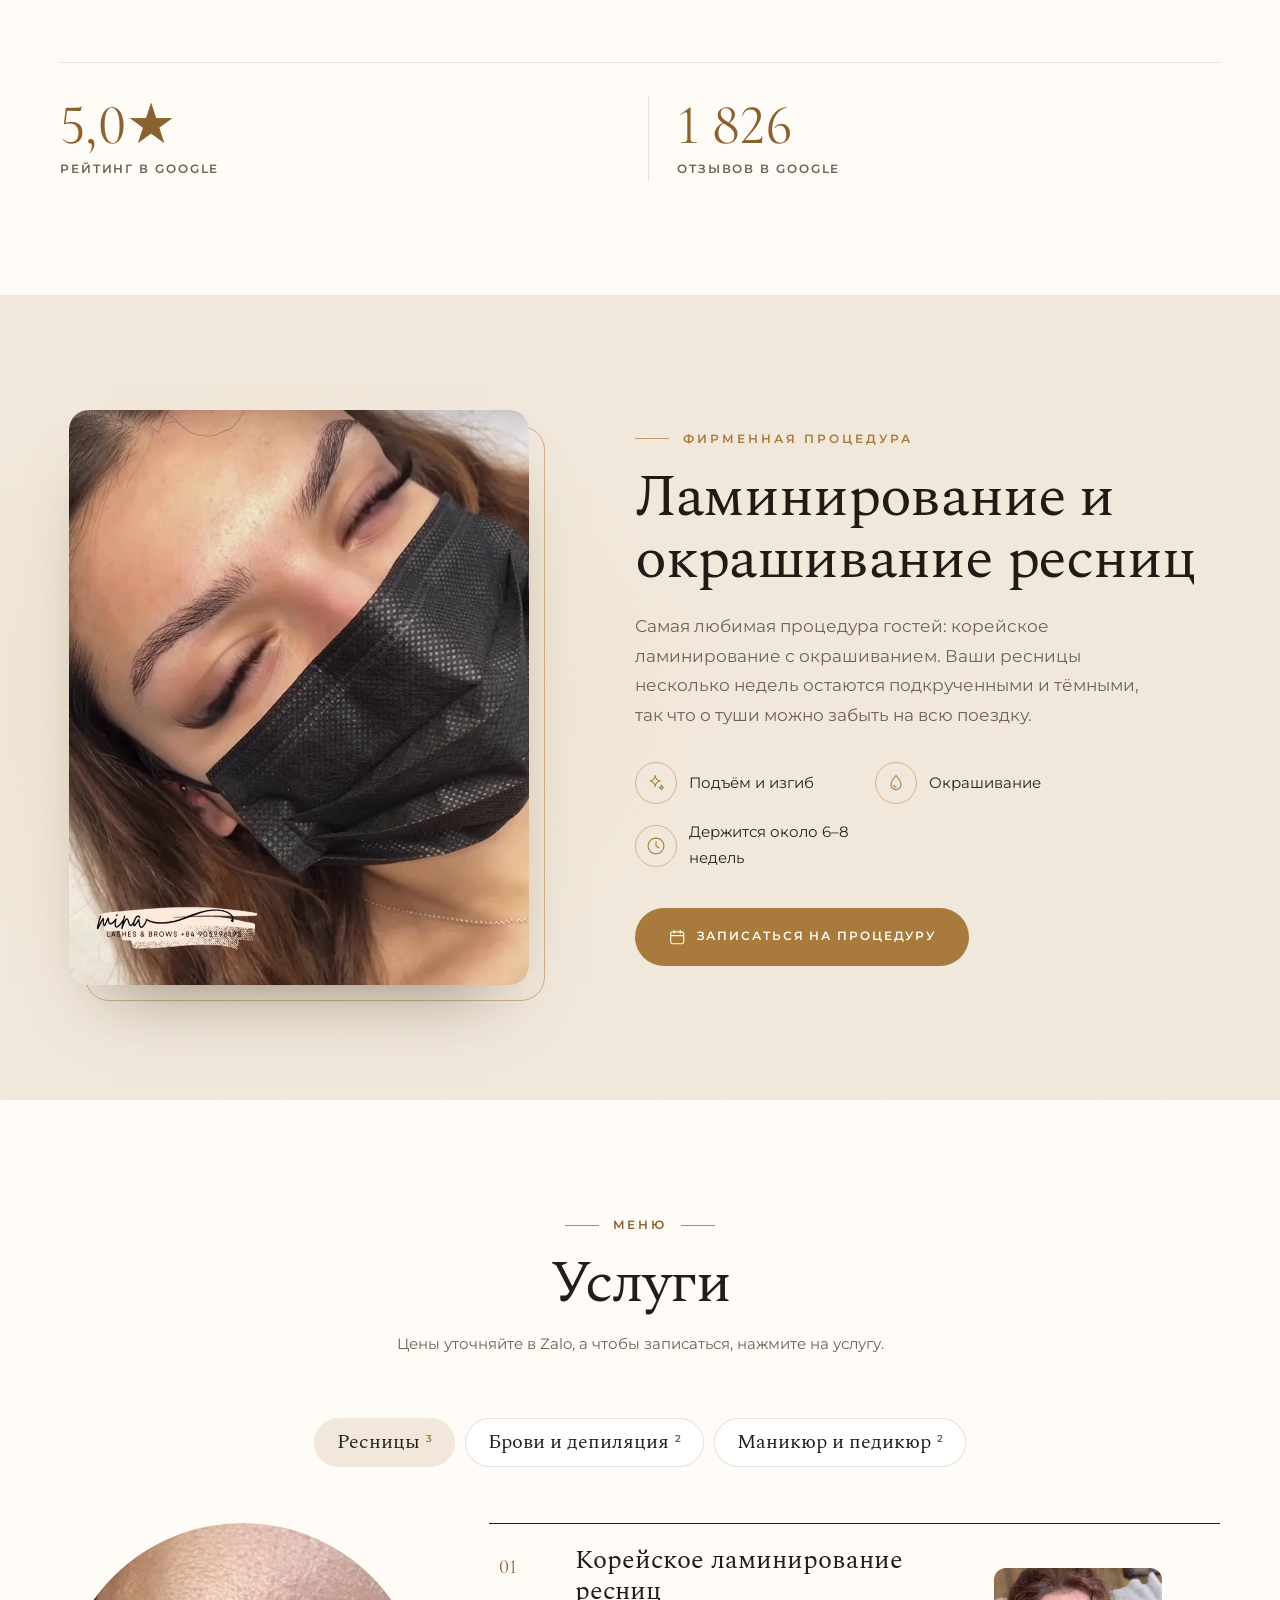
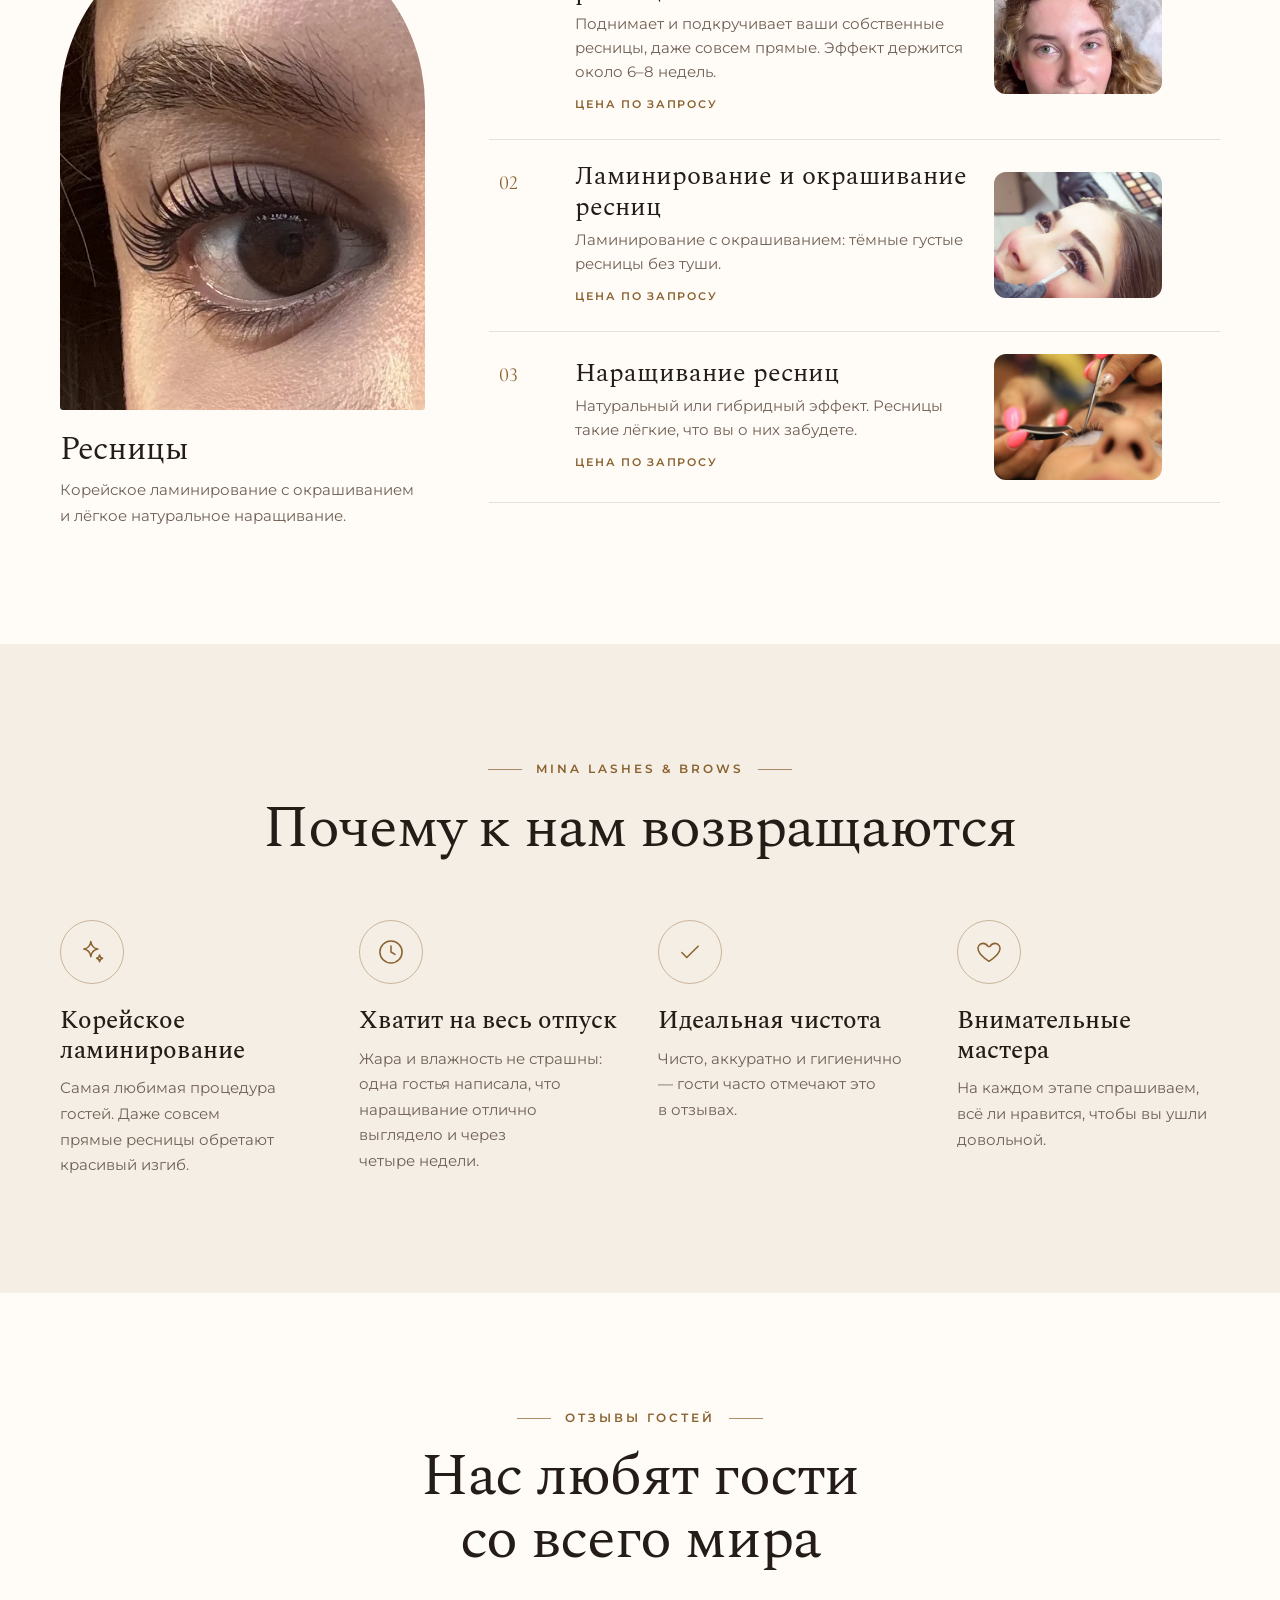
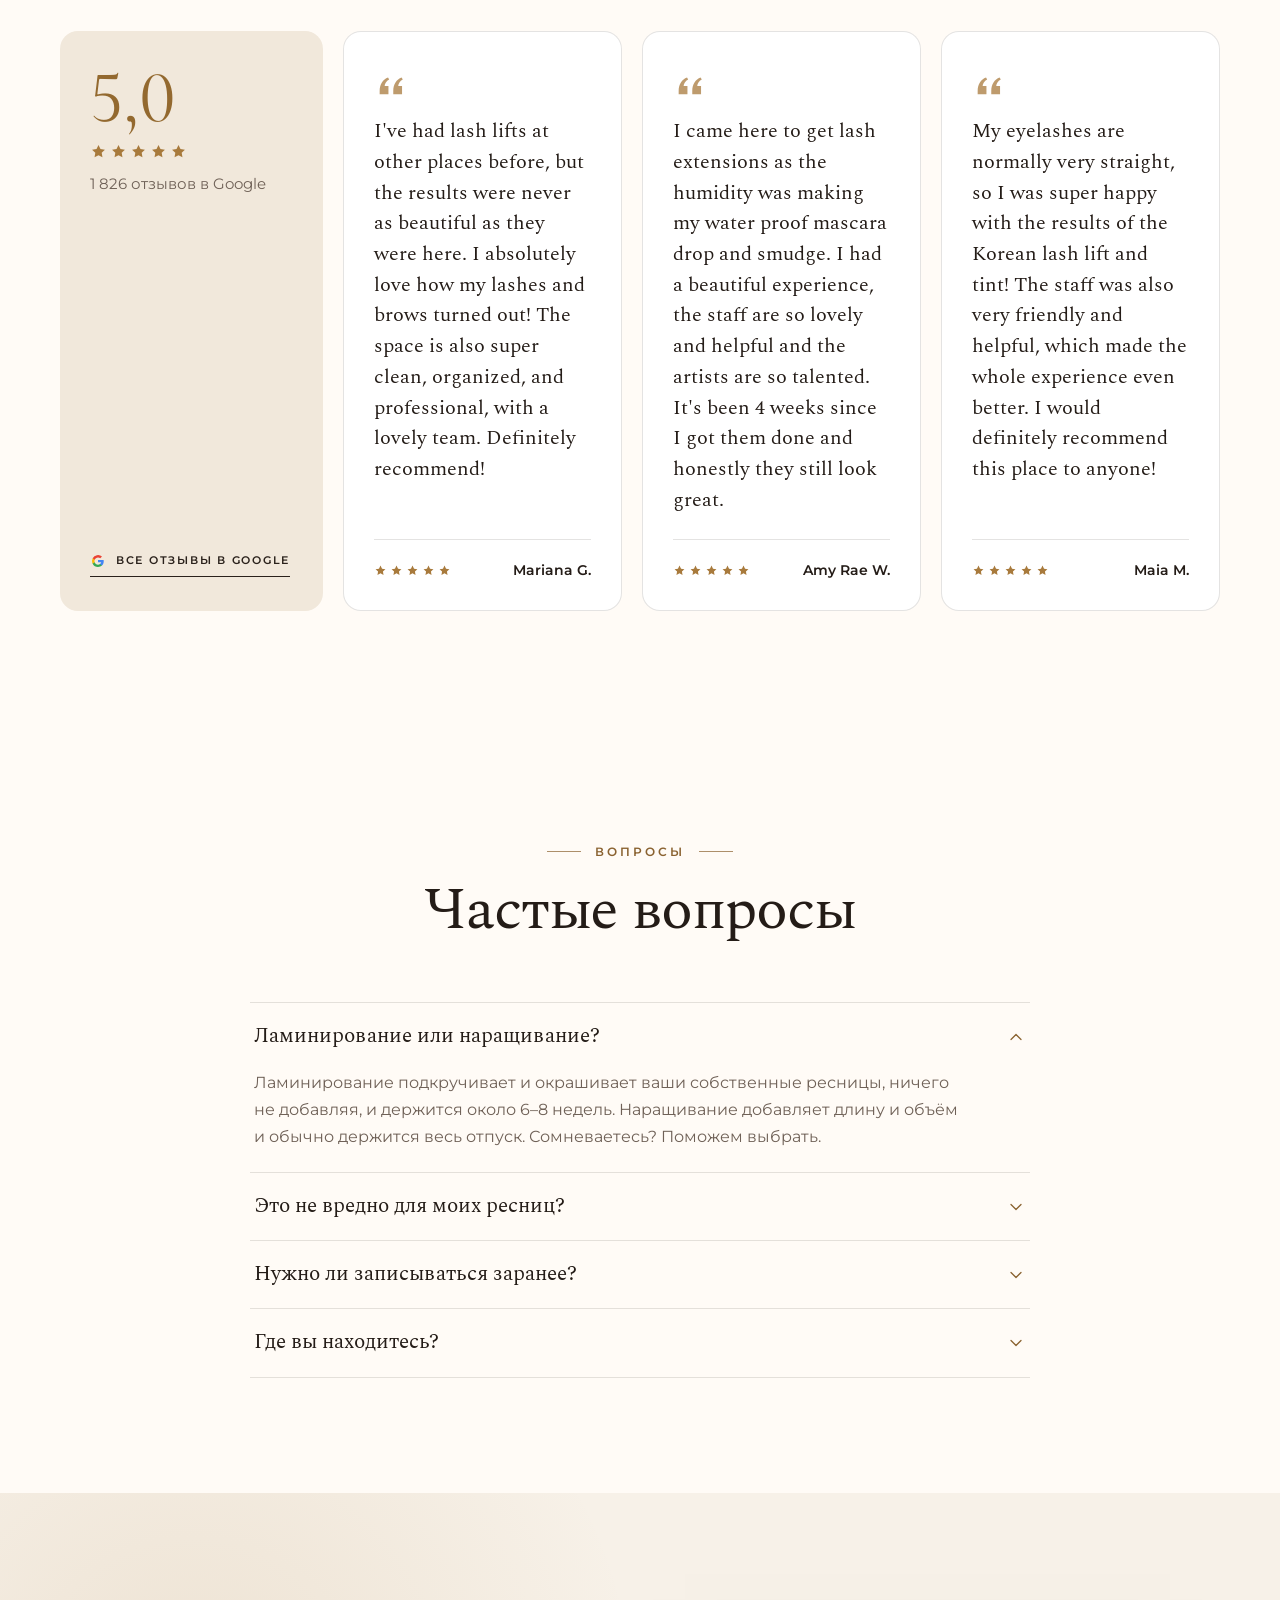
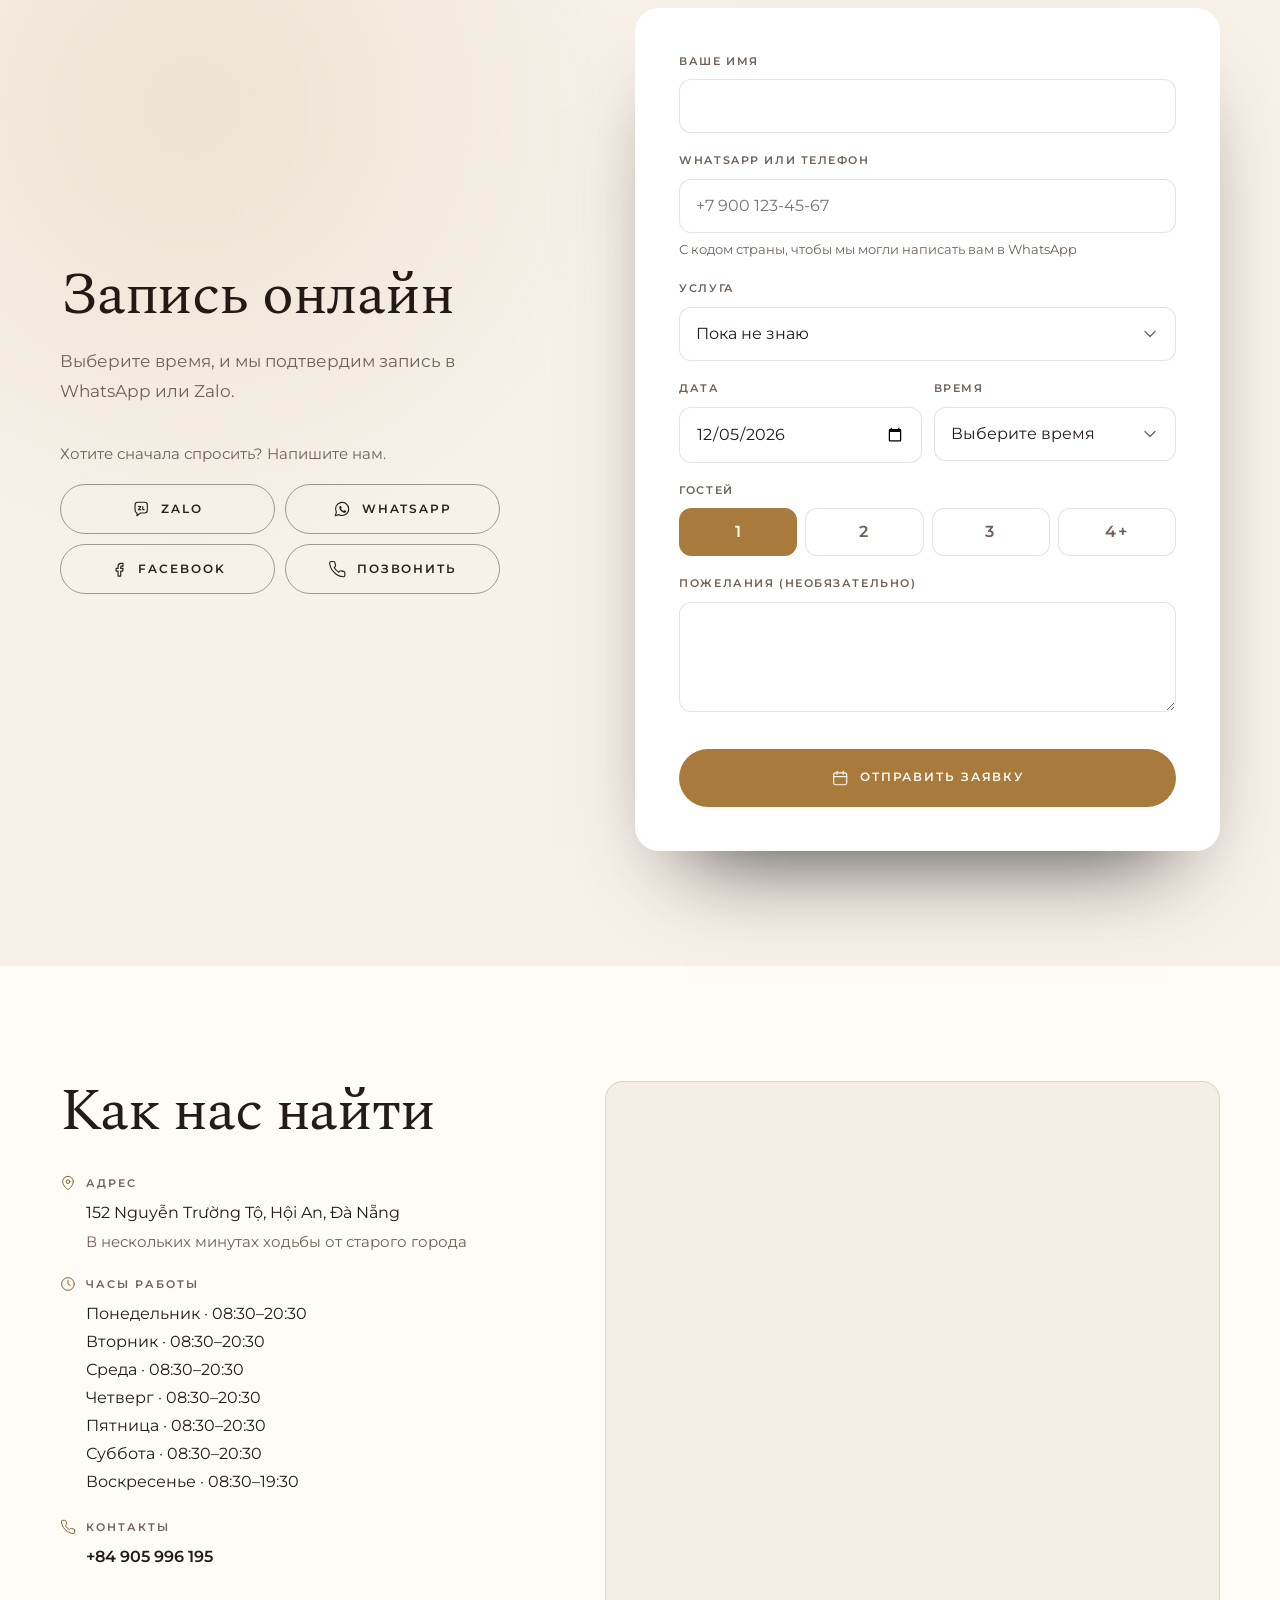
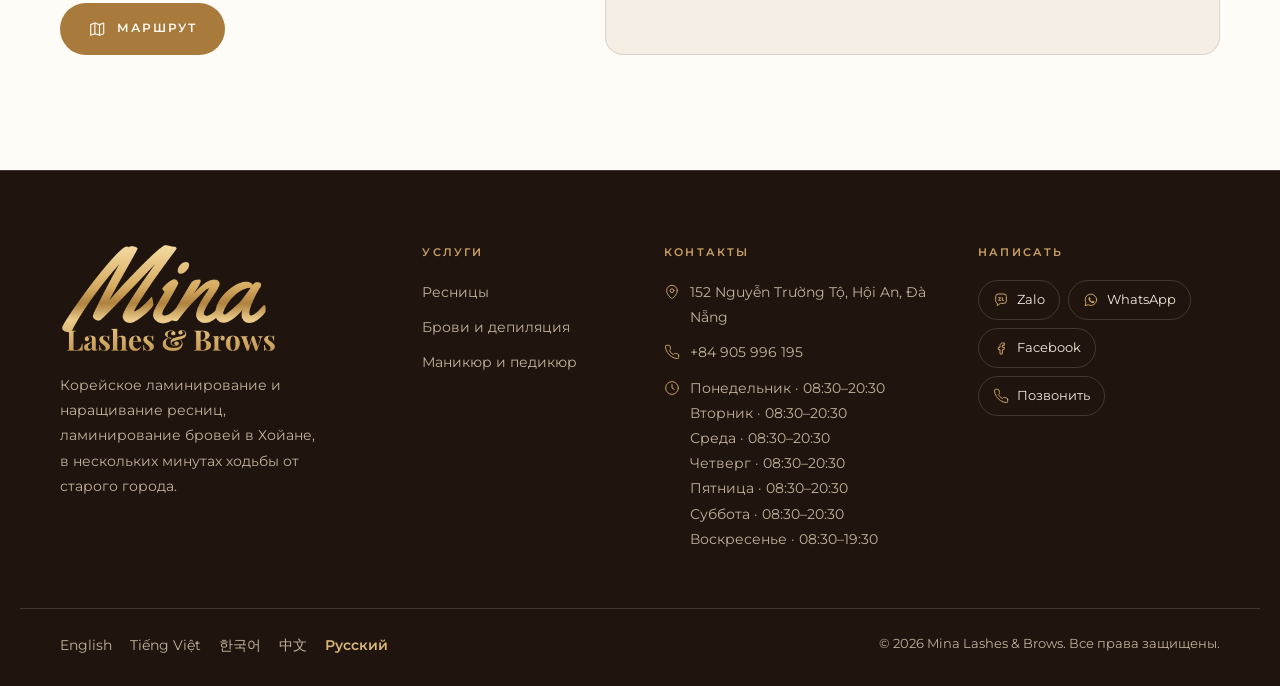
<file: ru/index.html>
<!doctype html>
<html lang="ru" class="v3 bg-glow t-light t-mina">
<head>
<meta charset="utf-8">
<meta name="viewport" content="width=device-width, initial-scale=1, viewport-fit=cover">
<title>Mina Lashes &amp; Brows · Студия ресниц и бровей · Хойан</title>
<meta name="description" content="Корейское ламинирование и наращивание ресниц, ламинирование бровей в Хойане, в нескольких минутах ходьбы от старого города. · 5,0★ · 1 826 отзывов в Google">
<meta name="robots" content="noindex,nofollow">
<link rel="canonical" href="https://romans7997.github.io/mina-eyelash-hoian/ru/">
<link rel="alternate" hreflang="en" href="https://romans7997.github.io/mina-eyelash-hoian/">
<link rel="alternate" hreflang="vi" href="https://romans7997.github.io/mina-eyelash-hoian/vi/">
<link rel="alternate" hreflang="ko" href="https://romans7997.github.io/mina-eyelash-hoian/ko/">
<link rel="alternate" hreflang="zh" href="https://romans7997.github.io/mina-eyelash-hoian/zh/">
<link rel="alternate" hreflang="ru" href="https://romans7997.github.io/mina-eyelash-hoian/ru/">
<link rel="alternate" hreflang="x-default" href="https://romans7997.github.io/mina-eyelash-hoian/">
<meta property="og:type" content="website">
<meta property="og:title" content="Mina Lashes &amp; Brows">
<meta property="og:description" content="Корейское ламинирование и наращивание ресниц, ламинирование бровей в Хойане, в нескольких минутах ходьбы от старого города.">
<meta property="og:image" content="https://romans7997.github.io/mina-eyelash-hoian/img/og.jpg"><meta name="theme-color" content="#1f150e">
<link rel="icon" href="../favicon.svg" type="image/svg+xml">
<link rel="preconnect" href="https://fonts.googleapis.com">
<link rel="preconnect" href="https://fonts.gstatic.com" crossorigin>
<link rel="stylesheet" href="https://fonts.googleapis.com/css2?family=Cormorant+Garamond:ital,wght@0,400;0,500;0,600;1,400;1,500&amp;family=Montserrat:wght@400;500;600&amp;family=Spectral:ital,wght@0,400;0,500;1,400&amp;display=swap">
<link rel="stylesheet" href="../assets/v3.css?v=6aaa0906">
<style>:root{ --wood:#f7f1e8;--wood-2:#f1e8db;--wood-3:#e6d9c6;--wood-rgb:247,241,232;--cream:#fffbf6;--cream-2:#f5eee4;--paper:#ffffff;--ink:#241c17;--ink-rgb:36,28,23;--muted:#6f6157;--muted-strong:#5e5148;--line:rgba(36,28,23,.12);--on-dark:#2a211b;--on-dark-muted:#6f6157;--on-dark-rgb:42,33,27;--on-dark-head:#221a15;--line-dark:rgba(42,33,27,.14);--gold:#a87a3c;--gold-hi:#93692f;--gold-rgb:168,122,60;--btn-ink:#fffaf3;--gold-deep:#8a6230;--glow-rgb:232,190,120;--glow2-rgb:222,180,160;--deep-rgb:138,98,48;--slat-rgb:120,90,60 }</style>
<script>document.documentElement.classList.add("js")</script>
<link rel="preload" as="image" href="../img/hero-1600.webp" imagesrcset="../img/hero-800.webp 800w, ../img/hero-1600.webp 1600w" imagesizes="(min-width: 960px) 40vw, 100vw">
<script type="application/ld+json">{"@context": "https://schema.org", "@type": "BeautySalon", "name": "Mina Lashes & Brows", "telephone": "+84905996195", "url": "https://romans7997.github.io/mina-eyelash-hoian/ru/", "address": {"@type": "PostalAddress", "streetAddress": "152 Nguyễn Trường Tộ, Hội An, Đà Nẵng", "addressLocality": "Hoi An", "addressCountry": "VN"}, "openingHoursSpecification": [{"@type": "OpeningHoursSpecification", "dayOfWeek": "Monday", "opens": "08:30", "closes": "20:30"}, {"@type": "OpeningHoursSpecification", "dayOfWeek": "Tuesday", "opens": "08:30", "closes": "20:30"}, {"@type": "OpeningHoursSpecification", "dayOfWeek": "Wednesday", "opens": "08:30", "closes": "20:30"}, {"@type": "OpeningHoursSpecification", "dayOfWeek": "Thursday", "opens": "08:30", "closes": "20:30"}, {"@type": "OpeningHoursSpecification", "dayOfWeek": "Friday", "opens": "08:30", "closes": "20:30"}, {"@type": "OpeningHoursSpecification", "dayOfWeek": "Saturday", "opens": "08:30", "closes": "20:30"}, {"@type": "OpeningHoursSpecification", "dayOfWeek": "Sunday", "opens": "08:30", "closes": "19:30"}], "sameAs": ["https://www.facebook.com/eyelashhoian", "https://www.google.com/maps/place/?q=place_id:ChIJb_QB13oNQjERN3Wv3GQzDhs"], "priceRange": "₫₫", "image": "https://romans7997.github.io/mina-eyelash-hoian/img/hero-1600.webp"}</script>
<script type="application/ld+json">{"@context": "https://schema.org", "@type": "FAQPage", "mainEntity": [{"@type": "Question", "name": "Ламинирование или наращивание?", "acceptedAnswer": {"@type": "Answer", "text": "Ламинирование подкручивает и окрашивает ваши собственные ресницы, ничего не добавляя, и держится около 6–8 недель. Наращивание добавляет длину и объём и обычно держится весь отпуск. Сомневаетесь? Поможем выбрать."}}, {"@type": "Question", "name": "Это не вредно для моих ресниц?", "acceptedAnswer": {"@type": "Answer", "text": "Мы работаем бережно и всё время уточняем, комфортно ли вам. При ламинировании на ресницы ничего не клеится, а наращивание у нас лёгкое и удобное в носке."}}, {"@type": "Question", "name": "Нужно ли записываться заранее?", "acceptedAnswer": {"@type": "Answer", "text": "Лучше записаться, чтобы попасть на удобное время, особенно в сезон. Выберите время онлайн, и мы подтвердим запись в WhatsApp или Zalo."}}, {"@type": "Question", "name": "Где вы находитесь?", "acceptedAnswer": {"@type": "Answer", "text": "Улица Нгуен Чыонг То, 152, Хойан, в нескольких минутах ходьбы от старого города. Работаем с 8:30 до 20:30, в воскресенье до 19:30."}}]}</script>
</head>
<body>
<a class="skip" href="#main">Перейти к содержимому</a>

<header class="nav" id="top">
  <div class="wrap nav-inner">
    <a class="logo" href="#top" aria-label="Mina Lashes &amp; Brows"><img class="logo-img" src="../logo-wide.png" alt="Mina Lashes &amp; Brows" width="710" height="360"></a>
    <nav class="nav-links" aria-label="Меню">
      <a href="#services">Услуги</a>
<a href="#signature">Фирменная процедура</a><a href="#reviews">Отзывы</a>      <a href="#visit">Как добраться</a>
    </nav>
    <details class="lang">
      <summary aria-label="Язык"><svg class="ic" viewBox="0 0 24 24" aria-hidden="true" focusable="false"><circle cx="12" cy="12" r="9.5"/><path d="M2.5 12h19M12 2.5c2.6 2.8 3.9 6 3.9 9.5S14.6 18.7 12 21.5C9.4 18.7 8.1 15.5 8.1 12S9.4 5.3 12 2.5z"/></svg><span>RU</span><svg class="ic chev" viewBox="0 0 24 24" aria-hidden="true" focusable="false"><path d="M6 9l6 6 6-6"/></svg></summary>
      <ul class="lang-menu">
<li><a href="../" hreflang="en" lang="en" data-lang="en">English</a></li>
<li><a href="../vi/" hreflang="vi" lang="vi" data-lang="vi">Tiếng Việt</a></li>
<li><a href="../ko/" hreflang="ko" lang="ko" data-lang="ko">한국어</a></li>
<li><a href="../zh/" hreflang="zh" lang="zh" data-lang="zh">中文</a></li>
<li><a href="../ru/" hreflang="ru" lang="ru" data-lang="ru" aria-current="true">Русский</a></li>
      </ul>
    </details>
<a class="btn btn-gold btn-sm nav-book" href="#book">Записаться</a>  </div>
</header>

<main id="main">
  <section class="hero">
    
    <div class="wrap hero-grid">
      <div class="hero-copy">
        <p class="eyebrow eyebrow-light">Студия ресниц и бровей · Хойан</p>
        <h1 class="hero-title"><span>Welcome,</span> <em>darling~</em></h1>
        <p class="hero-lead">Корейское ламинирование и наращивание ресниц, ламинирование бровей в Хойане, в нескольких минутах ходьбы от старого города.</p>
        <div class="hero-cta">
<a class="btn btn-gold btn-lg" href="#book"><svg class="ic" viewBox="0 0 24 24" aria-hidden="true" focusable="false"><rect x="3.5" y="5" width="17" height="15.5" rx="2.5"/><path d="M8 3v4M16 3v4M3.5 10h17"/></svg><span>Записаться</span></a><a class="btn btn-line-light btn-lg" href="#services"><span>Наши услуги</span><svg class="ic" viewBox="0 0 24 24" aria-hidden="true" focusable="false"><path d="M5 12h14M13 6l6 6-6 6"/></svg></a>        </div>
        <div class="hero-meta">
<a class="hero-rating" href="https://www.google.com/maps/place/?q=place_id:ChIJb_QB13oNQjERN3Wv3GQzDhs" target="_blank" rel="noopener"><span class="stars xs" role="img" aria-label="5.0 / 5"><svg class="st" viewBox="0 0 24 24" aria-hidden="true" focusable="false"><path class="fill" d="M12 2.8l2.8 5.8 6.3.9-4.6 4.4 1.1 6.3L12 17.2l-5.6 3 1.1-6.3L2.9 9.5l6.3-.9z"/></svg><svg class="st" viewBox="0 0 24 24" aria-hidden="true" focusable="false"><path class="fill" d="M12 2.8l2.8 5.8 6.3.9-4.6 4.4 1.1 6.3L12 17.2l-5.6 3 1.1-6.3L2.9 9.5l6.3-.9z"/></svg><svg class="st" viewBox="0 0 24 24" aria-hidden="true" focusable="false"><path class="fill" d="M12 2.8l2.8 5.8 6.3.9-4.6 4.4 1.1 6.3L12 17.2l-5.6 3 1.1-6.3L2.9 9.5l6.3-.9z"/></svg><svg class="st" viewBox="0 0 24 24" aria-hidden="true" focusable="false"><path class="fill" d="M12 2.8l2.8 5.8 6.3.9-4.6 4.4 1.1 6.3L12 17.2l-5.6 3 1.1-6.3L2.9 9.5l6.3-.9z"/></svg><svg class="st" viewBox="0 0 24 24" aria-hidden="true" focusable="false"><path class="fill" d="M12 2.8l2.8 5.8 6.3.9-4.6 4.4 1.1 6.3L12 17.2l-5.6 3 1.1-6.3L2.9 9.5l6.3-.9z"/></svg></span><strong>5,0</strong><span>1 826 отзывов в Google</span></a><span id="open-status" class="open-status">Понедельник · 08:30–20:30</span>        </div>
      </div>
      <div class="hero-media">
        <div class="arch"><img src="../img/hero-1600.webp" srcset="../img/hero-800.webp 800w, ../img/hero-1600.webp 1600w" sizes="(min-width: 960px) 40vw, 100vw" alt="" width="1600" height="2400" fetchpriority="high" style="object-position:50% 30%"></div>
<div class="seal" aria-hidden="true"><span class="seal-big">5,0</span><span class="seal-small">★ Google</span></div>      </div>
    </div>
  </section>

  <div class="ticker" aria-hidden="true"><div class="ticker-track"><span class="ticker-run"><span>Корейское ламинирование</span><i class="tk-star"></i><span>Наращивание ресниц</span><i class="tk-star"></i><span>Ламинирование бровей</span><i class="tk-star"></i><span>Окрашивание бровей</span><i class="tk-star"></i><span>Маникюр</span><i class="tk-star"></i><span>Welcome, darling~</span><i class="tk-star"></i></span><span class="ticker-run"><span>Корейское ламинирование</span><i class="tk-star"></i><span>Наращивание ресниц</span><i class="tk-star"></i><span>Ламинирование бровей</span><i class="tk-star"></i><span>Окрашивание бровей</span><i class="tk-star"></i><span>Маникюр</span><i class="tk-star"></i><span>Welcome, darling~</span><i class="tk-star"></i></span></div></div>

  <section class="section intro" id="about">
    <div class="wrap">
      <div class="intro-grid">
        <div class="intro-copy">
          <p class="eyebrow">О нас</p>
          <h2>Добро пожаловать в <em>Mina Lashes &amp; Brows</em></h2>
<p class="lead">Mina Lashes &amp; Brows находится на улице Нгуен Чыонг То в Хойане. Это светлая уютная студия. Нас выбирают за корейское ламинирование ресниц с окрашиванием, натуральное наращивание и ламинирование бровей, а ещё у нас можно сделать маникюр.</p><p class="lead">Гости со всего мира оставили в Google 1 826 отзывов со средней оценкой 5,0. Пишут, что результата хватает на весь отпуск, в студии идеально чисто, а мастера на каждом шаге спрашивают, всё ли хорошо.</p>          <a class="link-arrow" href="#services"><span>Наши услуги</span><svg class="ic" viewBox="0 0 24 24" aria-hidden="true" focusable="false"><path d="M5 12h14M13 6l6 6-6 6"/></svg></a>
        </div>
        <div class="intro-media"><img src="../img/about-1600.webp" srcset="../img/about-800.webp 800w, ../img/about-1600.webp 1600w" sizes="(min-width: 960px) 42vw, 100vw" alt="" width="1600" height="1303" loading="lazy" decoding="async" style="object-position:50% 45%"></div>
      </div>
      <ul class="stats" style="--n:2">
<li><span class="stat-big">5,0★</span><span class="stat-small">рейтинг в Google</span></li>
<li><span class="stat-big">1 826</span><span class="stat-small">отзывов в Google</span></li>
      </ul>
    </div>
  </section>

  <section class="section signature" id="signature">
    
    <div class="wrap sig-grid">
<div class="sig-media"><div class="sig-frame"><img src="../img/sig-1080.webp" srcset="../img/sig-800.webp 800w, ../img/sig-1080.webp 1080w" sizes="(min-width: 960px) 40vw, 100vw" alt="" width="1080" height="1504" loading="lazy" decoding="async" style="object-position:50% 38%"></div></div>      <div class="sig-copy">
        <p class="eyebrow eyebrow-light">Фирменная процедура</p>
        <h2>Ламинирование и окрашивание ресниц</h2>
<p class="sig-desc">Самая любимая процедура гостей: корейское ламинирование с окрашиванием. Ваши ресницы несколько недель остаются подкрученными и тёмными, так что о туши можно забыть на всю поездку.</p>        <ul class="sig-incl" aria-label="Что входит">
<li><svg class="ic" viewBox="0 0 24 24" aria-hidden="true" focusable="false"><path d="M11 3c.6 4.2 2.2 5.9 6 6.5-3.8.6-5.4 2.3-6 6.5-.6-4.2-2.2-5.9-6-6.5 3.8-.6 5.4-2.3 6-6.5z"/><path d="M18.5 14.5c.3 1.8 1 2.6 2.5 2.9-1.5.3-2.2 1.1-2.5 2.9-.3-1.8-1-2.6-2.5-2.9 1.5-.3 2.2-1.1 2.5-2.9z"/></svg><span>Подъём и изгиб</span></li><li><svg class="ic" viewBox="0 0 24 24" aria-hidden="true" focusable="false"><path d="M12 3s6 6.4 6 11a6 6 0 0 1-12 0c0-4.6 6-11 6-11z"/><path d="M9.2 14.6a2.9 2.9 0 0 0 2.8 2.6"/></svg><span>Окрашивание</span></li><li><svg class="ic" viewBox="0 0 24 24" aria-hidden="true" focusable="false"><circle cx="12" cy="12" r="9.5"/><path d="M12 6.8V12l3.4 2"/></svg><span>Держится около 6–8 недель</span></li>        </ul>
<a class="btn btn-gold btn-lg" href="#book" data-service="s0-1"><svg class="ic" viewBox="0 0 24 24" aria-hidden="true" focusable="false"><rect x="3.5" y="5" width="17" height="15.5" rx="2.5"/><path d="M8 3v4M16 3v4M3.5 10h17"/></svg><span>Записаться на процедуру</span></a>      </div>
    </div>
  </section>


  <section class="section menu-sec" id="services">
    <div class="wrap">
      <header class="section-head center">
        <p class="eyebrow">Меню</p>
        <h2>Услуги</h2>
        <p class="section-note">Цены уточняйте в Zalo, а чтобы записаться, нажмите на услугу.</p>
      </header>
      <div class="tabs" role="tablist" aria-label="Услуги">
<button type="button" role="tab" id="tab-cat0" aria-controls="cat0" aria-selected="true">Ресницы<sup>3</sup></button><button type="button" role="tab" id="tab-cat1" aria-controls="cat1" aria-selected="false" tabindex="-1">Брови и депиляция<sup>2</sup></button><button type="button" role="tab" id="tab-cat2" aria-controls="cat2" aria-selected="false" tabindex="-1">Маникюр и педикюр<sup>2</sup></button>      </div>
      <div class="panel is-active" id="cat0" role="tabpanel" aria-labelledby="tab-cat0">
        <div class="panel-media">
<div class="panel-img"><img src="../img/c0-616.webp" srcset="../img/c0-616.webp 616w" sizes="(min-width: 960px) 30vw, 140px" alt="" width="616" height="818" fetchpriority="high" style="object-position:50% 50%"></div>          <h3 class="panel-title">Ресницы</h3>
<p class="panel-desc">Корейское ламинирование с окрашиванием и лёгкое натуральное наращивание.</p>        </div>
        <div class="panel-list">
          <div class="mr">
            <a class="mr-row" href="#book" data-service="s0-0">
              <span class="mr-num">01</span>
<span class="mr-img"><img src="../img/m0-0-576.webp" srcset="../img/m0-0-576.webp 576w" sizes="(min-width: 960px) 160px, 96px" alt="" width="576" height="676" loading="lazy" decoding="async" style="object-position:50% 45%"></span>              <span class="mr-body"><span class="mr-name">Корейское ламинирование ресниц</span><small>Поднимает и подкручивает ваши собственные ресницы, даже совсем прямые. Эффект держится около 6–8 недель.</small><em class="mr-ask">Цена по запросу</em></span>
              <span class="mt-go"><svg class="ic" viewBox="0 0 24 24" aria-hidden="true" focusable="false"><path d="M5 12h14M13 6l6 6-6 6"/></svg></span>
            </a>
            <a class="mr-row" href="#book" data-service="s0-1">
              <span class="mr-num">02</span>
<span class="mr-img"><img src="../img/m0-1-1600.webp" srcset="../img/m0-1-800.webp 800w, ../img/m0-1-1600.webp 1600w" sizes="(min-width: 960px) 160px, 96px" alt="" width="1600" height="2400" loading="lazy" decoding="async" style="object-position:50% 40%"></span>              <span class="mr-body"><span class="mr-name">Ламинирование и окрашивание ресниц</span><small>Ламинирование с окрашиванием: тёмные густые ресницы без туши.</small><em class="mr-ask">Цена по запросу</em></span>
              <span class="mt-go"><svg class="ic" viewBox="0 0 24 24" aria-hidden="true" focusable="false"><path d="M5 12h14M13 6l6 6-6 6"/></svg></span>
            </a>
            <a class="mr-row" href="#book" data-service="s0-2">
              <span class="mr-num">03</span>
<span class="mr-img"><img src="../img/m0-2-1600.webp" srcset="../img/m0-2-800.webp 800w, ../img/m0-2-1600.webp 1600w" sizes="(min-width: 960px) 160px, 96px" alt="" width="1600" height="2400" loading="lazy" decoding="async" style="object-position:50% 40%"></span>              <span class="mr-body"><span class="mr-name">Наращивание ресниц</span><small>Натуральный или гибридный эффект. Ресницы такие лёгкие, что вы о них забудете.</small><em class="mr-ask">Цена по запросу</em></span>
              <span class="mt-go"><svg class="ic" viewBox="0 0 24 24" aria-hidden="true" focusable="false"><path d="M5 12h14M13 6l6 6-6 6"/></svg></span>
            </a>
          </div>
        </div>
      </div>
      <div class="panel" id="cat1" role="tabpanel" aria-labelledby="tab-cat1">
        <div class="panel-media">
<div class="panel-img"><img src="../img/c1-886.webp" srcset="../img/c1-800.webp 800w, ../img/c1-886.webp 886w" sizes="(min-width: 960px) 30vw, 140px" alt="" width="886" height="1160" loading="lazy" decoding="async" style="object-position:50% 40%"></div>          <h3 class="panel-title">Брови и депиляция</h3>
<p class="panel-desc">Ламинирование, окрашивание и коррекция бровей, а также бережная восковая депиляция.</p>        </div>
        <div class="panel-list">
          <div class="mr">
            <a class="mr-row" href="#book" data-service="s1-0">
              <span class="mr-num">01</span>
<span class="mr-img"><img src="../img/m1-0-576.webp" srcset="../img/m1-0-576.webp 576w" sizes="(min-width: 960px) 160px, 96px" alt="" width="576" height="676" loading="lazy" decoding="async" style="object-position:50% 30%"></span>              <span class="mr-body"><span class="mr-name">Ламинирование бровей</span><small>Густые аккуратные брови, которые держат форму.</small><em class="mr-ask">Цена по запросу</em></span>
              <span class="mt-go"><svg class="ic" viewBox="0 0 24 24" aria-hidden="true" focusable="false"><path d="M5 12h14M13 6l6 6-6 6"/></svg></span>
            </a>
            <a class="mr-row" href="#book" data-service="s1-1">
              <span class="mr-num">02</span>
<span class="mr-img"><img src="../img/m1-1-1600.webp" srcset="../img/m1-1-800.webp 800w, ../img/m1-1-1600.webp 1600w" sizes="(min-width: 960px) 160px, 96px" alt="" width="1600" height="2400" loading="lazy" decoding="async" style="object-position:50% 40%"></span>              <span class="mr-body"><span class="mr-name">Окрашивание и коррекция бровей</span><small>Мягкий оттенок и аккуратная форма под ваше лицо.</small><em class="mr-ask">Цена по запросу</em></span>
              <span class="mt-go"><svg class="ic" viewBox="0 0 24 24" aria-hidden="true" focusable="false"><path d="M5 12h14M13 6l6 6-6 6"/></svg></span>
            </a>
          </div>
        </div>
      </div>
      <div class="panel" id="cat2" role="tabpanel" aria-labelledby="tab-cat2">
        <div class="panel-media">
<div class="panel-img"><img src="../img/c2-1440.webp" srcset="../img/c2-800.webp 800w, ../img/c2-1440.webp 1440w" sizes="(min-width: 960px) 30vw, 140px" alt="" width="1440" height="1920" loading="lazy" decoding="async" style="object-position:50% 30%"></div>          <h3 class="panel-title">Маникюр и педикюр</h3>
<p class="panel-desc">Маникюр, покрытие гель-лаком и ручная роспись.</p>        </div>
        <div class="panel-list">
          <div class="mr">
            <a class="mr-row" href="#book" data-service="s2-0">
              <span class="mr-num">01</span>
<span class="mr-img"><img src="../img/m2-0-1600.webp" srcset="../img/m2-0-800.webp 800w, ../img/m2-0-1600.webp 1600w" sizes="(min-width: 960px) 160px, 96px" alt="" width="1600" height="2400" loading="lazy" decoding="async" style="object-position:50% 40%"></span>              <span class="mr-body"><span class="mr-name">Маникюр и гель-лак</span><small>Форма, уход за кутикулой и покрытие на ваш выбор.</small><em class="mr-ask">Цена по запросу</em></span>
              <span class="mt-go"><svg class="ic" viewBox="0 0 24 24" aria-hidden="true" focusable="false"><path d="M5 12h14M13 6l6 6-6 6"/></svg></span>
            </a>
            <a class="mr-row" href="#book" data-service="s2-1">
              <span class="mr-num">02</span>
<span class="mr-img"><img src="../img/m2-1-1600.webp" srcset="../img/m2-1-800.webp 800w, ../img/m2-1-1600.webp 1600w" sizes="(min-width: 960px) 160px, 96px" alt="" width="1600" height="1067" loading="lazy" decoding="async" style="object-position:50% 40%"></span>              <span class="mr-body"><span class="mr-name">Педикюр</span><small>Расслабляющий уход за стопами с покрытием, то что нужно после прогулок.</small><em class="mr-ask">Цена по запросу</em></span>
              <span class="mt-go"><svg class="ic" viewBox="0 0 24 24" aria-hidden="true" focusable="false"><path d="M5 12h14M13 6l6 6-6 6"/></svg></span>
            </a>
          </div>
        </div>
      </div>
    </div>
  </section>



  <section class="section features">
    <div class="wrap">
      <header class="section-head center"><p class="eyebrow">Mina Lashes &amp; Brows</p><h2>Почему к нам возвращаются</h2></header>
      <ul class="feat-grid">
<li><span class="feat-ic"><svg class="ic" viewBox="0 0 24 24" aria-hidden="true" focusable="false"><path d="M11 3c.6 4.2 2.2 5.9 6 6.5-3.8.6-5.4 2.3-6 6.5-.6-4.2-2.2-5.9-6-6.5 3.8-.6 5.4-2.3 6-6.5z"/><path d="M18.5 14.5c.3 1.8 1 2.6 2.5 2.9-1.5.3-2.2 1.1-2.5 2.9-.3-1.8-1-2.6-2.5-2.9 1.5-.3 2.2-1.1 2.5-2.9z"/></svg></span><h3>Корейское ламинирование</h3><p>Самая любимая процедура гостей. Даже совсем прямые ресницы обретают красивый изгиб.</p></li>
<li><span class="feat-ic"><svg class="ic" viewBox="0 0 24 24" aria-hidden="true" focusable="false"><circle cx="12" cy="12" r="9.5"/><path d="M12 6.8V12l3.4 2"/></svg></span><h3>Хватит на весь отпуск</h3><p>Жара и влажность не страшны: одна гостья написала, что наращивание отлично выглядело и через четыре недели.</p></li>
<li><span class="feat-ic"><svg class="ic" viewBox="0 0 24 24" aria-hidden="true" focusable="false"><path d="M5 12.5l4.2 4.2L19 7"/></svg></span><h3>Идеальная чистота</h3><p>Чисто, аккуратно и гигиенично — гости часто отмечают это в отзывах.</p></li>
<li><span class="feat-ic"><svg class="ic" viewBox="0 0 24 24" aria-hidden="true" focusable="false"><path d="M12 20s-7.4-4.5-9.1-9.2C1.7 7.5 3.7 4.6 6.8 4.6c2.1 0 3.6 1.2 4.3 2.7h1.8c.7-1.5 2.2-2.7 4.3-2.7 3.1 0 5.1 2.9 3.9 6.2C19.4 15.5 12 20 12 20z"/></svg></span><h3>Внимательные мастера</h3><p>На каждом этапе спрашиваем, всё ли нравится, чтобы вы ушли довольной.</p></li>
      </ul>
    </div>
  </section>


  <section class="section reviews" id="reviews">
    <div class="wrap">
      <header class="section-head center"><p class="eyebrow">Отзывы гостей</p><h2>Нас любят гости со всего мира</h2></header>
      <div class="rv-grid">
        <div class="rv-sum">
          <span class="rv-num">5,0</span>
          <div class="rv-sum-txt">
            <span class="stars" role="img" aria-label="5.0 / 5"><svg class="st" viewBox="0 0 24 24" aria-hidden="true" focusable="false"><path class="fill" d="M12 2.8l2.8 5.8 6.3.9-4.6 4.4 1.1 6.3L12 17.2l-5.6 3 1.1-6.3L2.9 9.5l6.3-.9z"/></svg><svg class="st" viewBox="0 0 24 24" aria-hidden="true" focusable="false"><path class="fill" d="M12 2.8l2.8 5.8 6.3.9-4.6 4.4 1.1 6.3L12 17.2l-5.6 3 1.1-6.3L2.9 9.5l6.3-.9z"/></svg><svg class="st" viewBox="0 0 24 24" aria-hidden="true" focusable="false"><path class="fill" d="M12 2.8l2.8 5.8 6.3.9-4.6 4.4 1.1 6.3L12 17.2l-5.6 3 1.1-6.3L2.9 9.5l6.3-.9z"/></svg><svg class="st" viewBox="0 0 24 24" aria-hidden="true" focusable="false"><path class="fill" d="M12 2.8l2.8 5.8 6.3.9-4.6 4.4 1.1 6.3L12 17.2l-5.6 3 1.1-6.3L2.9 9.5l6.3-.9z"/></svg><svg class="st" viewBox="0 0 24 24" aria-hidden="true" focusable="false"><path class="fill" d="M12 2.8l2.8 5.8 6.3.9-4.6 4.4 1.1 6.3L12 17.2l-5.6 3 1.1-6.3L2.9 9.5l6.3-.9z"/></svg></span>
            <p>1 826 отзывов в Google</p>
<a class="link-arrow" href="https://www.google.com/maps/place/?q=place_id:ChIJb_QB13oNQjERN3Wv3GQzDhs" target="_blank" rel="noopener"><svg class="ic g" viewBox="0 0 24 24" aria-hidden="true" focusable="false"><path d="M20.6 12.2c0-.6-.1-1.2-.2-1.8H12v3.4h4.8a4.1 4.1 0 0 1-1.8 2.7v2.2h2.9c1.7-1.6 2.7-3.9 2.7-6.5z" class="fill g1"/><path d="M12 21c2.4 0 4.5-.8 5.9-2.2L15 16.6c-.8.5-1.8.9-3 .9-2.3 0-4.3-1.6-5-3.7H4v2.3A9 9 0 0 0 12 21z" class="fill g2"/><path d="M7 13.8a5.4 5.4 0 0 1 0-3.5V8H4a9 9 0 0 0 0 8.1z" class="fill g3"/><path d="M12 6.6c1.3 0 2.5.5 3.4 1.3l2.6-2.6A9 9 0 0 0 4 8l3 2.3c.7-2.1 2.7-3.7 5-3.7z" class="fill g4"/></svg><span>Все отзывы в Google</span></a>          </div>
        </div>
        <div class="rv-list">
        <figure class="rv">
          <svg class="ic rv-q" viewBox="0 0 24 24" aria-hidden="true" focusable="false"><path class="fill" d="M4 17.5c0-4.6 2.3-8 5.9-9.4l.8 1.5c-2 1.1-3.1 2.8-3.2 4.6h2.7V20H4zm9.6 0c0-4.6 2.3-8 5.9-9.4l.8 1.5c-2 1.1-3.1 2.8-3.2 4.6h2.7V20h-6.2z"/></svg>
          <blockquote lang="en">I&#39;ve had lash lifts at other places before, but the results were never as beautiful as they were here. I absolutely love how my lashes and brows turned out! The space is also super clean, organized, and professional, with a lovely team. Definitely recommend!</blockquote>
          <figcaption><span class="stars xs" role="img" aria-label="5 / 5"><svg class="st" viewBox="0 0 24 24" aria-hidden="true" focusable="false"><path class="fill" d="M12 2.8l2.8 5.8 6.3.9-4.6 4.4 1.1 6.3L12 17.2l-5.6 3 1.1-6.3L2.9 9.5l6.3-.9z"/></svg><svg class="st" viewBox="0 0 24 24" aria-hidden="true" focusable="false"><path class="fill" d="M12 2.8l2.8 5.8 6.3.9-4.6 4.4 1.1 6.3L12 17.2l-5.6 3 1.1-6.3L2.9 9.5l6.3-.9z"/></svg><svg class="st" viewBox="0 0 24 24" aria-hidden="true" focusable="false"><path class="fill" d="M12 2.8l2.8 5.8 6.3.9-4.6 4.4 1.1 6.3L12 17.2l-5.6 3 1.1-6.3L2.9 9.5l6.3-.9z"/></svg><svg class="st" viewBox="0 0 24 24" aria-hidden="true" focusable="false"><path class="fill" d="M12 2.8l2.8 5.8 6.3.9-4.6 4.4 1.1 6.3L12 17.2l-5.6 3 1.1-6.3L2.9 9.5l6.3-.9z"/></svg><svg class="st" viewBox="0 0 24 24" aria-hidden="true" focusable="false"><path class="fill" d="M12 2.8l2.8 5.8 6.3.9-4.6 4.4 1.1 6.3L12 17.2l-5.6 3 1.1-6.3L2.9 9.5l6.3-.9z"/></svg></span><span>Mariana G.</span></figcaption>
        </figure>
        <figure class="rv">
          <svg class="ic rv-q" viewBox="0 0 24 24" aria-hidden="true" focusable="false"><path class="fill" d="M4 17.5c0-4.6 2.3-8 5.9-9.4l.8 1.5c-2 1.1-3.1 2.8-3.2 4.6h2.7V20H4zm9.6 0c0-4.6 2.3-8 5.9-9.4l.8 1.5c-2 1.1-3.1 2.8-3.2 4.6h2.7V20h-6.2z"/></svg>
          <blockquote lang="en">I came here to get lash extensions as the humidity was making my water proof mascara drop and smudge. I had a beautiful experience, the staff are so lovely and helpful and the artists are so talented. It&#39;s been 4 weeks since I got them done and honestly they still look great.</blockquote>
          <figcaption><span class="stars xs" role="img" aria-label="5 / 5"><svg class="st" viewBox="0 0 24 24" aria-hidden="true" focusable="false"><path class="fill" d="M12 2.8l2.8 5.8 6.3.9-4.6 4.4 1.1 6.3L12 17.2l-5.6 3 1.1-6.3L2.9 9.5l6.3-.9z"/></svg><svg class="st" viewBox="0 0 24 24" aria-hidden="true" focusable="false"><path class="fill" d="M12 2.8l2.8 5.8 6.3.9-4.6 4.4 1.1 6.3L12 17.2l-5.6 3 1.1-6.3L2.9 9.5l6.3-.9z"/></svg><svg class="st" viewBox="0 0 24 24" aria-hidden="true" focusable="false"><path class="fill" d="M12 2.8l2.8 5.8 6.3.9-4.6 4.4 1.1 6.3L12 17.2l-5.6 3 1.1-6.3L2.9 9.5l6.3-.9z"/></svg><svg class="st" viewBox="0 0 24 24" aria-hidden="true" focusable="false"><path class="fill" d="M12 2.8l2.8 5.8 6.3.9-4.6 4.4 1.1 6.3L12 17.2l-5.6 3 1.1-6.3L2.9 9.5l6.3-.9z"/></svg><svg class="st" viewBox="0 0 24 24" aria-hidden="true" focusable="false"><path class="fill" d="M12 2.8l2.8 5.8 6.3.9-4.6 4.4 1.1 6.3L12 17.2l-5.6 3 1.1-6.3L2.9 9.5l6.3-.9z"/></svg></span><span>Amy Rae W.</span></figcaption>
        </figure>
        <figure class="rv">
          <svg class="ic rv-q" viewBox="0 0 24 24" aria-hidden="true" focusable="false"><path class="fill" d="M4 17.5c0-4.6 2.3-8 5.9-9.4l.8 1.5c-2 1.1-3.1 2.8-3.2 4.6h2.7V20H4zm9.6 0c0-4.6 2.3-8 5.9-9.4l.8 1.5c-2 1.1-3.1 2.8-3.2 4.6h2.7V20h-6.2z"/></svg>
          <blockquote lang="en">My eyelashes are normally very straight, so I was super happy with the results of the Korean lash lift and tint! The staff was also very friendly and helpful, which made the whole experience even better. I would definitely recommend this place to anyone!</blockquote>
          <figcaption><span class="stars xs" role="img" aria-label="5 / 5"><svg class="st" viewBox="0 0 24 24" aria-hidden="true" focusable="false"><path class="fill" d="M12 2.8l2.8 5.8 6.3.9-4.6 4.4 1.1 6.3L12 17.2l-5.6 3 1.1-6.3L2.9 9.5l6.3-.9z"/></svg><svg class="st" viewBox="0 0 24 24" aria-hidden="true" focusable="false"><path class="fill" d="M12 2.8l2.8 5.8 6.3.9-4.6 4.4 1.1 6.3L12 17.2l-5.6 3 1.1-6.3L2.9 9.5l6.3-.9z"/></svg><svg class="st" viewBox="0 0 24 24" aria-hidden="true" focusable="false"><path class="fill" d="M12 2.8l2.8 5.8 6.3.9-4.6 4.4 1.1 6.3L12 17.2l-5.6 3 1.1-6.3L2.9 9.5l6.3-.9z"/></svg><svg class="st" viewBox="0 0 24 24" aria-hidden="true" focusable="false"><path class="fill" d="M12 2.8l2.8 5.8 6.3.9-4.6 4.4 1.1 6.3L12 17.2l-5.6 3 1.1-6.3L2.9 9.5l6.3-.9z"/></svg><svg class="st" viewBox="0 0 24 24" aria-hidden="true" focusable="false"><path class="fill" d="M12 2.8l2.8 5.8 6.3.9-4.6 4.4 1.1 6.3L12 17.2l-5.6 3 1.1-6.3L2.9 9.5l6.3-.9z"/></svg></span><span>Maia M.</span></figcaption>
        </figure>
        </div>
      </div>
    </div>
  </section>

  <section class="section faq" id="faq">
    <div class="wrap faq-wrap">
      <header class="section-head center"><p class="eyebrow">Вопросы</p><h2>Частые вопросы</h2></header>
      <div class="faq-list">
<details class="faq-item" open><summary><span>Ламинирование или наращивание?</span><svg class="ic chev" viewBox="0 0 24 24" aria-hidden="true" focusable="false"><path d="M6 9l6 6 6-6"/></svg></summary><p>Ламинирование подкручивает и окрашивает ваши собственные ресницы, ничего не добавляя, и держится около 6–8 недель. Наращивание добавляет длину и объём и обычно держится весь отпуск. Сомневаетесь? Поможем выбрать.</p></details>
<details class="faq-item"><summary><span>Это не вредно для моих ресниц?</span><svg class="ic chev" viewBox="0 0 24 24" aria-hidden="true" focusable="false"><path d="M6 9l6 6 6-6"/></svg></summary><p>Мы работаем бережно и всё время уточняем, комфортно ли вам. При ламинировании на ресницы ничего не клеится, а наращивание у нас лёгкое и удобное в носке.</p></details>
<details class="faq-item"><summary><span>Нужно ли записываться заранее?</span><svg class="ic chev" viewBox="0 0 24 24" aria-hidden="true" focusable="false"><path d="M6 9l6 6 6-6"/></svg></summary><p>Лучше записаться, чтобы попасть на удобное время, особенно в сезон. Выберите время онлайн, и мы подтвердим запись в WhatsApp или Zalo.</p></details>
<details class="faq-item"><summary><span>Где вы находитесь?</span><svg class="ic chev" viewBox="0 0 24 24" aria-hidden="true" focusable="false"><path d="M6 9l6 6 6-6"/></svg></summary><p>Улица Нгуен Чыонг То, 152, Хойан, в нескольких минутах ходьбы от старого города. Работаем с 8:30 до 20:30, в воскресенье до 19:30.</p></details>
      </div>
    </div>
  </section>

  <section class="section book" id="book">
    <div class="wrap book-layout">
      <div class="book-intro">
        <h2>Запись онлайн</h2>
        <p class="book-sub">Выберите время, и мы подтвердим запись в WhatsApp или Zalo.</p>
        <p class="book-or">Хотите сначала спросить? Напишите нам.</p>
        <div class="contact-grid"><a class="btn btn-line-light" href="https://zalo.me/0905996195" target="_blank" rel="noopener"><svg class="ic" viewBox="0 0 24 24" aria-hidden="true" focusable="false"><path d="M4 6.5A3.5 3.5 0 0 1 7.5 3h9A3.5 3.5 0 0 1 20 6.5v7a3.5 3.5 0 0 1-3.5 3.5H11l-4.5 3.5V17A3.5 3.5 0 0 1 4 13.5z"/><path d="M8.5 8.5h3l-3 4h3M14 8.5v4h1.8"/></svg><span>Zalo</span></a><a class="btn btn-line-light" href="https://wa.me/84905996195" target="_blank" rel="noopener"><svg class="ic" viewBox="0 0 24 24" aria-hidden="true" focusable="false"><path d="M20.5 11.6a8.6 8.6 0 0 1-12.7 7.5L3 20.5l1.4-4.6A8.6 8.6 0 1 1 20.5 11.6z"/><path class="fill" d="M8.6 8.3c.2-.5.5-.6.8-.6h.6c.2 0 .4.1.5.4l.8 1.8c.1.2 0 .5-.1.7l-.5.6c-.1.2-.1.4 0 .6.4.8 1.6 2 2.5 2.4.2.1.4.1.6-.1l.6-.7c.2-.2.4-.2.6-.1l1.8.8c.3.1.4.3.4.5 0 .9-.6 1.8-1.7 2-1 .2-2.5-.2-4.4-1.7-1.8-1.5-2.7-3.2-2.8-4.2-.1-.9.2-1.8.3-2.4z"/></svg><span>WhatsApp</span></a>
<a class="btn btn-line-light" href="https://www.facebook.com/eyelashhoian" target="_blank" rel="noopener"><svg class="ic" viewBox="0 0 24 24" aria-hidden="true" focusable="false"><path d="M14.5 8H17V4.5h-2.5c-2.5 0-4 1.6-4 4.1V11H8v3.5h2.5V21H14v-6.5h2.6l.4-3.5h-3V9c0-.6.4-1 1-1z"/></svg><span>Facebook</span></a><a class="btn btn-line-light" href="tel:+84905996195"><svg class="ic" viewBox="0 0 24 24" aria-hidden="true" focusable="false"><path d="M22 16.9v3a2 2 0 0 1-2.2 2 19.8 19.8 0 0 1-8.6-3.1 19.5 19.5 0 0 1-6-6A19.8 19.8 0 0 1 2.1 4.2 2 2 0 0 1 4.1 2h3a2 2 0 0 1 2 1.7c.1 1 .4 1.9.7 2.8a2 2 0 0 1-.5 2.1L8.1 9.9a16 16 0 0 0 6 6l1.3-1.3a2 2 0 0 1 2.1-.4c.9.3 1.8.6 2.8.7a2 2 0 0 1 1.7 2z"/></svg><span>Позвонить</span></a></div>
      </div>
      <div class="book-card">
        <form class="book-form" id="book-form" novalidate>
          <div class="field">
            <label for="f-name">Ваше имя</label>
            <input id="f-name" name="name" autocomplete="name" required maxlength="60">
          </div>
          <div class="field">
            <label for="f-contact">WhatsApp или телефон</label>
            <input id="f-contact" name="contact" type="tel" autocomplete="tel" inputmode="tel" required maxlength="40" placeholder="+7 900 123-45-67" aria-describedby="f-contact-hint">
            <small class="field-hint" id="f-contact-hint">С кодом страны, чтобы мы могли написать вам в WhatsApp</small>
          </div>
          <div class="field">
            <label for="f-service">Услуга</label>
            <div class="select">
              <select id="f-service" name="service">
                <option value="" data-vi="">Пока не знаю</option>
                <optgroup label="Ресницы">
<option value="s0-0" data-vi="Uốn mi Hàn Quốc">Корейское ламинирование ресниц</option>
<option value="s0-1" data-vi="Uốn mi &amp; nhuộm mi">Ламинирование и окрашивание ресниц</option>
<option value="s0-2" data-vi="Nối mi">Наращивание ресниц</option>
                </optgroup>
                <optgroup label="Брови и депиляция">
<option value="s1-0" data-vi="Uốn chân mày (brow lamination)">Ламинирование бровей</option>
<option value="s1-1" data-vi="Nhuộm &amp; tạo dáng chân mày">Окрашивание и коррекция бровей</option>
                </optgroup>
                <optgroup label="Маникюр и педикюр">
<option value="s2-0" data-vi="Làm móng tay &amp; sơn gel">Маникюр и гель-лак</option>
<option value="s2-1" data-vi="Làm móng chân">Педикюр</option>
                </optgroup>
              </select>
              <svg class="ic chev" viewBox="0 0 24 24" aria-hidden="true" focusable="false"><path d="M6 9l6 6 6-6"/></svg>
            </div>
          </div>
          <div class="field-row">
            <div class="field">
              <label for="f-date">Дата</label>
              <input id="f-date" name="date" type="date" required>
            </div>
            <div class="field">
              <label for="f-time">Время</label>
              <div class="select">
                <select id="f-time" name="time" required><option value="">Выберите время</option></select>
                <svg class="ic chev" viewBox="0 0 24 24" aria-hidden="true" focusable="false"><path d="M6 9l6 6 6-6"/></svg>
              </div>
            </div>
          </div>
          <div class="field field-people">
            <span class="label" id="people-label">Гостей</span>
            <div class="seg" role="radiogroup" aria-labelledby="people-label">
<label><input type="radio" name="people" value="1" checked><span>1</span></label><label><input type="radio" name="people" value="2"><span>2</span></label><label><input type="radio" name="people" value="3"><span>3</span></label><label><input type="radio" name="people" value="4"><span>4+</span></label>            </div>
          </div>
          <div class="field">
            <label for="f-note">Пожелания (необязательно)</label>
            <textarea id="f-note" name="note" rows="3" maxlength="500"></textarea>
          </div>
          <div class="hp" aria-hidden="true"><label>Website <input name="website" tabindex="-1" autocomplete="off"></label></div>
          <button class="btn btn-dark btn-lg btn-block" type="submit" id="f-submit"><svg class="ic" viewBox="0 0 24 24" aria-hidden="true" focusable="false"><rect x="3.5" y="5" width="17" height="15.5" rx="2.5"/><path d="M8 3v4M16 3v4M3.5 10h17"/></svg><span>Отправить заявку</span></button>
          <div class="form-error" id="form-error" role="alert" hidden>
            <p>Не получилось отправить заявку. Напишите нам напрямую, это займёт пару секунд.</p>
            <div class="contact-row">
<a class="btn btn-dark" id="err-wa" href="https://wa.me/84905996195" target="_blank" rel="noopener"><svg class="ic" viewBox="0 0 24 24" aria-hidden="true" focusable="false"><path d="M20.5 11.6a8.6 8.6 0 0 1-12.7 7.5L3 20.5l1.4-4.6A8.6 8.6 0 1 1 20.5 11.6z"/><path class="fill" d="M8.6 8.3c.2-.5.5-.6.8-.6h.6c.2 0 .4.1.5.4l.8 1.8c.1.2 0 .5-.1.7l-.5.6c-.1.2-.1.4 0 .6.4.8 1.6 2 2.5 2.4.2.1.4.1.6-.1l.6-.7c.2-.2.4-.2.6-.1l1.8.8c.3.1.4.3.4.5 0 .9-.6 1.8-1.7 2-1 .2-2.5-.2-4.4-1.7-1.8-1.5-2.7-3.2-2.8-4.2-.1-.9.2-1.8.3-2.4z"/></svg><span>WhatsApp</span></a><a class="btn btn-line" href="https://zalo.me/0905996195" target="_blank" rel="noopener"><svg class="ic" viewBox="0 0 24 24" aria-hidden="true" focusable="false"><path d="M4 6.5A3.5 3.5 0 0 1 7.5 3h9A3.5 3.5 0 0 1 20 6.5v7a3.5 3.5 0 0 1-3.5 3.5H11l-4.5 3.5V17A3.5 3.5 0 0 1 4 13.5z"/><path d="M8.5 8.5h3l-3 4h3M14 8.5v4h1.8"/></svg><span>Zalo</span></a>              <a class="btn btn-line" href="tel:+84905996195"><svg class="ic" viewBox="0 0 24 24" aria-hidden="true" focusable="false"><path d="M22 16.9v3a2 2 0 0 1-2.2 2 19.8 19.8 0 0 1-8.6-3.1 19.5 19.5 0 0 1-6-6A19.8 19.8 0 0 1 2.1 4.2 2 2 0 0 1 4.1 2h3a2 2 0 0 1 2 1.7c.1 1 .4 1.9.7 2.8a2 2 0 0 1-.5 2.1L8.1 9.9a16 16 0 0 0 6 6l1.3-1.3a2 2 0 0 1 2.1-.4c.9.3 1.8.6 2.8.7a2 2 0 0 1 1.7 2z"/></svg><span>Позвонить</span></a>
            </div>
          </div>
        </form>
        <div class="book-done" id="book-done" hidden tabindex="-1">
          <span class="done-ic"><svg class="ic" viewBox="0 0 24 24" aria-hidden="true" focusable="false"><path d="M5 12.5l4.2 4.2L19 7"/></svg></span>
          <h3>Заявка отправлена!</h3>
          <p id="done-summary" class="done-summary"></p>
          <p class="muted">Скоро подтвердим время в WhatsApp или Zalo. Если срочно, напишите нам напрямую.</p>
          <div class="contact-row">
<a class="btn btn-line" href="https://wa.me/84905996195" target="_blank" rel="noopener"><svg class="ic" viewBox="0 0 24 24" aria-hidden="true" focusable="false"><path d="M20.5 11.6a8.6 8.6 0 0 1-12.7 7.5L3 20.5l1.4-4.6A8.6 8.6 0 1 1 20.5 11.6z"/><path class="fill" d="M8.6 8.3c.2-.5.5-.6.8-.6h.6c.2 0 .4.1.5.4l.8 1.8c.1.2 0 .5-.1.7l-.5.6c-.1.2-.1.4 0 .6.4.8 1.6 2 2.5 2.4.2.1.4.1.6-.1l.6-.7c.2-.2.4-.2.6-.1l1.8.8c.3.1.4.3.4.5 0 .9-.6 1.8-1.7 2-1 .2-2.5-.2-4.4-1.7-1.8-1.5-2.7-3.2-2.8-4.2-.1-.9.2-1.8.3-2.4z"/></svg><span>WhatsApp</span></a><a class="btn btn-line" href="https://zalo.me/0905996195" target="_blank" rel="noopener"><svg class="ic" viewBox="0 0 24 24" aria-hidden="true" focusable="false"><path d="M4 6.5A3.5 3.5 0 0 1 7.5 3h9A3.5 3.5 0 0 1 20 6.5v7a3.5 3.5 0 0 1-3.5 3.5H11l-4.5 3.5V17A3.5 3.5 0 0 1 4 13.5z"/><path d="M8.5 8.5h3l-3 4h3M14 8.5v4h1.8"/></svg><span>Zalo</span></a>          </div>
          <button class="btn-text" type="button" id="book-again">Записаться ещё раз</button>
        </div>
      </div>
    </div>
  </section>

  <section class="section visit" id="visit">
    <div class="wrap visit-layout">
      <div class="visit-info">
        <h2>Как нас найти</h2>
        <dl class="visit-list">
          <div><dt><svg class="ic" viewBox="0 0 24 24" aria-hidden="true" focusable="false"><path d="M20 10c0 6.5-8 12-8 12s-8-5.5-8-12a8 8 0 0 1 16 0z"/><circle cx="12" cy="10" r="2.8"/></svg>Адрес</dt><dd>152 Nguyễn Trường Tộ, Hội An, Đà Nẵng<span class="dd-note">В нескольких минутах ходьбы от старого города</span></dd></div>
          <div><dt><svg class="ic" viewBox="0 0 24 24" aria-hidden="true" focusable="false"><circle cx="12" cy="12" r="9.5"/><path d="M12 6.8V12l3.4 2"/></svg>Часы работы</dt><dd><span class="hours-row" data-day="mon">Понедельник · 08:30–20:30</span><span class="hours-row" data-day="tue">Вторник · 08:30–20:30</span><span class="hours-row" data-day="wed">Среда · 08:30–20:30</span><span class="hours-row" data-day="thu">Четверг · 08:30–20:30</span><span class="hours-row" data-day="fri">Пятница · 08:30–20:30</span><span class="hours-row" data-day="sat">Суббота · 08:30–20:30</span><span class="hours-row" data-day="sun">Воскресенье · 08:30–19:30</span></dd></div>
          <div><dt><svg class="ic" viewBox="0 0 24 24" aria-hidden="true" focusable="false"><path d="M22 16.9v3a2 2 0 0 1-2.2 2 19.8 19.8 0 0 1-8.6-3.1 19.5 19.5 0 0 1-6-6A19.8 19.8 0 0 1 2.1 4.2 2 2 0 0 1 4.1 2h3a2 2 0 0 1 2 1.7c.1 1 .4 1.9.7 2.8a2 2 0 0 1-.5 2.1L8.1 9.9a16 16 0 0 0 6 6l1.3-1.3a2 2 0 0 1 2.1-.4c.9.3 1.8.6 2.8.7a2 2 0 0 1 1.7 2z"/></svg>Контакты</dt><dd><a href="tel:+84905996195">+84 905 996 195</a></dd></div>
        </dl>
<a class="btn btn-dark" href="https://www.google.com/maps/dir/?api=1&amp;destination=Mina+Lashes+%26+Brows%2C+152+Nguy%E1%BB%85n+Tr%C6%B0%E1%BB%9Dng+T%E1%BB%99%2C+H%E1%BB%99i+An%2C+%C4%90%C3%A0+N%E1%BA%B5ng&amp;destination_place_id=ChIJb_QB13oNQjERN3Wv3GQzDhs" target="_blank" rel="noopener"><svg class="ic" viewBox="0 0 24 24" aria-hidden="true" focusable="false"><path d="M9 4 3.5 6v14L9 18l6 2 5.5-2V4L15 6z"/><path d="M9 4v14M15 6v14"/></svg><span>Маршрут</span></a>
      </div>
      <div class="map-wrap">
        <iframe src="https://maps.google.com/maps?q=Mina%20Eyelash%20Hoi%20An%2C%20152%20Nguy%E1%BB%85n%20Tr%C6%B0%E1%BB%9Dng%20T%E1%BB%99%2C%20H%E1%BB%99i%20An&amp;hl=ru&amp;z=16&amp;output=embed" title="Карта: Mina Lashes &amp; Brows" loading="lazy" referrerpolicy="no-referrer-when-downgrade" allowfullscreen></iframe>
      </div>
    </div>
  </section>
</main>

<footer class="footer">
  <div class="wrap footer-grid">
    <div class="footer-brand">
<img class="footer-logo" src="../logo-dark.png" alt="Mina Lashes &amp; Brows" width="710" height="360" loading="lazy">      <p>Корейское ламинирование и наращивание ресниц, ламинирование бровей в Хойане, в нескольких минутах ходьбы от старого города.</p>
    </div>
    <div class="footer-col">
      <h4>Услуги</h4>
      <ul><li><a href="#services">Ресницы</a></li><li><a href="#services">Брови и депиляция</a></li><li><a href="#services">Маникюр и педикюр</a></li></ul>
    </div>
    <div class="footer-col">
      <h4>Контакты</h4>
      <ul class="footer-contact">
        <li><svg class="ic" viewBox="0 0 24 24" aria-hidden="true" focusable="false"><path d="M20 10c0 6.5-8 12-8 12s-8-5.5-8-12a8 8 0 0 1 16 0z"/><circle cx="12" cy="10" r="2.8"/></svg><span>152 Nguyễn Trường Tộ, Hội An, Đà Nẵng</span></li>
        <li><svg class="ic" viewBox="0 0 24 24" aria-hidden="true" focusable="false"><path d="M22 16.9v3a2 2 0 0 1-2.2 2 19.8 19.8 0 0 1-8.6-3.1 19.5 19.5 0 0 1-6-6A19.8 19.8 0 0 1 2.1 4.2 2 2 0 0 1 4.1 2h3a2 2 0 0 1 2 1.7c.1 1 .4 1.9.7 2.8a2 2 0 0 1-.5 2.1L8.1 9.9a16 16 0 0 0 6 6l1.3-1.3a2 2 0 0 1 2.1-.4c.9.3 1.8.6 2.8.7a2 2 0 0 1 1.7 2z"/></svg><a href="tel:+84905996195">+84 905 996 195</a></li>
        <li><svg class="ic" viewBox="0 0 24 24" aria-hidden="true" focusable="false"><circle cx="12" cy="12" r="9.5"/><path d="M12 6.8V12l3.4 2"/></svg><span>Понедельник · 08:30–20:30<br>Вторник · 08:30–20:30<br>Среда · 08:30–20:30<br>Четверг · 08:30–20:30<br>Пятница · 08:30–20:30<br>Суббота · 08:30–20:30<br>Воскресенье · 08:30–19:30</span></li>
      </ul>
    </div>
    <div class="footer-col">
      <h4>Написать</h4>
      <div class="footer-msg"><a class="chip" href="https://zalo.me/0905996195" target="_blank" rel="noopener"><svg class="ic" viewBox="0 0 24 24" aria-hidden="true" focusable="false"><path d="M4 6.5A3.5 3.5 0 0 1 7.5 3h9A3.5 3.5 0 0 1 20 6.5v7a3.5 3.5 0 0 1-3.5 3.5H11l-4.5 3.5V17A3.5 3.5 0 0 1 4 13.5z"/><path d="M8.5 8.5h3l-3 4h3M14 8.5v4h1.8"/></svg><span>Zalo</span></a><a class="chip" href="https://wa.me/84905996195" target="_blank" rel="noopener"><svg class="ic" viewBox="0 0 24 24" aria-hidden="true" focusable="false"><path d="M20.5 11.6a8.6 8.6 0 0 1-12.7 7.5L3 20.5l1.4-4.6A8.6 8.6 0 1 1 20.5 11.6z"/><path class="fill" d="M8.6 8.3c.2-.5.5-.6.8-.6h.6c.2 0 .4.1.5.4l.8 1.8c.1.2 0 .5-.1.7l-.5.6c-.1.2-.1.4 0 .6.4.8 1.6 2 2.5 2.4.2.1.4.1.6-.1l.6-.7c.2-.2.4-.2.6-.1l1.8.8c.3.1.4.3.4.5 0 .9-.6 1.8-1.7 2-1 .2-2.5-.2-4.4-1.7-1.8-1.5-2.7-3.2-2.8-4.2-.1-.9.2-1.8.3-2.4z"/></svg><span>WhatsApp</span></a>
<a class="chip" href="https://www.facebook.com/eyelashhoian" target="_blank" rel="noopener"><svg class="ic" viewBox="0 0 24 24" aria-hidden="true" focusable="false"><path d="M14.5 8H17V4.5h-2.5c-2.5 0-4 1.6-4 4.1V11H8v3.5h2.5V21H14v-6.5h2.6l.4-3.5h-3V9c0-.6.4-1 1-1z"/></svg><span>Facebook</span></a><a class="chip" href="tel:+84905996195"><svg class="ic" viewBox="0 0 24 24" aria-hidden="true" focusable="false"><path d="M22 16.9v3a2 2 0 0 1-2.2 2 19.8 19.8 0 0 1-8.6-3.1 19.5 19.5 0 0 1-6-6A19.8 19.8 0 0 1 2.1 4.2 2 2 0 0 1 4.1 2h3a2 2 0 0 1 2 1.7c.1 1 .4 1.9.7 2.8a2 2 0 0 1-.5 2.1L8.1 9.9a16 16 0 0 0 6 6l1.3-1.3a2 2 0 0 1 2.1-.4c.9.3 1.8.6 2.8.7a2 2 0 0 1 1.7 2z"/></svg><span>Позвонить</span></a></div>
    </div>
  </div>
  <div class="wrap footer-bottom">
    <ul class="footer-langs">
<li><a href="../" hreflang="en" lang="en" data-lang="en">English</a></li><li><a href="../vi/" hreflang="vi" lang="vi" data-lang="vi">Tiếng Việt</a></li><li><a href="../ko/" hreflang="ko" lang="ko" data-lang="ko">한국어</a></li><li><a href="../zh/" hreflang="zh" lang="zh" data-lang="zh">中文</a></li><li><a href="../ru/" hreflang="ru" lang="ru" data-lang="ru" aria-current="true">Русский</a></li>    </ul>
    <p>© 2026 Mina Lashes &amp; Brows. Все права защищены.</p>
  </div>
</footer>

<nav class="actionbar" aria-label="Контакты">
<a class="ab-main" href="#book"><svg class="ic" viewBox="0 0 24 24" aria-hidden="true" focusable="false"><rect x="3.5" y="5" width="17" height="15.5" rx="2.5"/><path d="M8 3v4M16 3v4M3.5 10h17"/></svg><span>Записаться</span></a>  <a class="ab-item" href="tel:+84905996195"><svg class="ic" viewBox="0 0 24 24" aria-hidden="true" focusable="false"><path d="M22 16.9v3a2 2 0 0 1-2.2 2 19.8 19.8 0 0 1-8.6-3.1 19.5 19.5 0 0 1-6-6A19.8 19.8 0 0 1 2.1 4.2 2 2 0 0 1 4.1 2h3a2 2 0 0 1 2 1.7c.1 1 .4 1.9.7 2.8a2 2 0 0 1-.5 2.1L8.1 9.9a16 16 0 0 0 6 6l1.3-1.3a2 2 0 0 1 2.1-.4c.9.3 1.8.6 2.8.7a2 2 0 0 1 1.7 2z"/></svg><span>Позвонить</span></a>
<a class="ab-item" href="https://www.google.com/maps/dir/?api=1&amp;destination=Mina+Lashes+%26+Brows%2C+152+Nguy%E1%BB%85n+Tr%C6%B0%E1%BB%9Dng+T%E1%BB%99%2C+H%E1%BB%99i+An%2C+%C4%90%C3%A0+N%E1%BA%B5ng&amp;destination_place_id=ChIJb_QB13oNQjERN3Wv3GQzDhs" target="_blank" rel="noopener"><svg class="ic" viewBox="0 0 24 24" aria-hidden="true" focusable="false"><path d="M9 4 3.5 6v14L9 18l6 2 5.5-2V4L15 6z"/><path d="M9 4v14M15 6v14"/></svg><span>Карта</span></a></nav>

<div class="fchat" role="group" aria-label="Написать нам"><a class="fc fc-zalo" href="https://zalo.me/0905996195" target="_blank" rel="noopener" aria-label="Zalo"><svg class="ic" viewBox="0 0 24 24" aria-hidden="true" focusable="false"><path d="M4 6.5A3.5 3.5 0 0 1 7.5 3h9A3.5 3.5 0 0 1 20 6.5v7a3.5 3.5 0 0 1-3.5 3.5H11l-4.5 3.5V17A3.5 3.5 0 0 1 4 13.5z"/><path d="M8.5 8.5h3l-3 4h3M14 8.5v4h1.8"/></svg><span class="fc-tip">Zalo</span></a><a class="fc fc-wa" href="https://wa.me/84905996195" target="_blank" rel="noopener" aria-label="WhatsApp"><svg class="ic" viewBox="0 0 24 24" aria-hidden="true" focusable="false"><path d="M20.5 11.6a8.6 8.6 0 0 1-12.7 7.5L3 20.5l1.4-4.6A8.6 8.6 0 1 1 20.5 11.6z"/><path class="fill" d="M8.6 8.3c.2-.5.5-.6.8-.6h.6c.2 0 .4.1.5.4l.8 1.8c.1.2 0 .5-.1.7l-.5.6c-.1.2-.1.4 0 .6.4.8 1.6 2 2.5 2.4.2.1.4.1.6-.1l.6-.7c.2-.2.4-.2.6-.1l1.8.8c.3.1.4.3.4.5 0 .9-.6 1.8-1.7 2-1 .2-2.5-.2-4.4-1.7-1.8-1.5-2.7-3.2-2.8-4.2-.1-.9.2-1.8.3-2.4z"/></svg><span class="fc-tip">WhatsApp</span></a></div>

<script id="site-data" type="application/json">{"lang": "ru", "tz": "Asia/Ho_Chi_Minh", "hours": {"mon": ["08:30", "20:30"], "tue": ["08:30", "20:30"], "wed": ["08:30", "20:30"], "thu": ["08:30", "20:30"], "fri": ["08:30", "20:30"], "sat": ["08:30", "20:30"], "sun": ["08:30", "19:30"]}, "slot": 30, "api": "/api/book", "demo": true, "wa": "84905996195", "name": "Mina Lashes & Brows", "days": ["Понедельник", "Вторник", "Среда", "Четверг", "Пятница", "Суббота", "Воскресенье"], "days_vi": ["Thứ Hai", "Thứ Ba", "Thứ Tư", "Thứ Năm", "Thứ Sáu", "Thứ Bảy", "Chủ Nhật"], "t": {"kakao_copied": "ID KakaoTalk скопирован: {id}. Откройте KakaoTalk → Добавить друга → ID.", "wechat_copied": "ID WeChat скопирован: {id}. Откройте WeChat → Добавить контакт → вставьте ID.", "open_24": "Открыто круглосуточно", "open_until": "Открыто · до {t}", "opens_at": "Закрыто · откроется {d} в {t}", "today": "сегодня", "tomorrow": "завтра", "f_time_pick": "Выберите время", "f_time_none": "В этот день выходной", "f_sending": "Отправляем…", "f_submit": "Отправить заявку", "f_required": "Заполните это поле", "ok_title": "Заявка отправлена!", "ok_text": "Скоро подтвердим время в WhatsApp или Zalo. Если срочно, напишите нам напрямую.", "err_text": "Не получилось отправить заявку. Напишите нам напрямую, это займёт пару секунд.", "photo_of": "Фото {n} из {total}"}, "langs": ["en", "vi", "ko", "zh", "ru"]}</script>
<script src="../assets/site.js?v=3bd43fdb" defer></script>
</body>
</html>
</file>
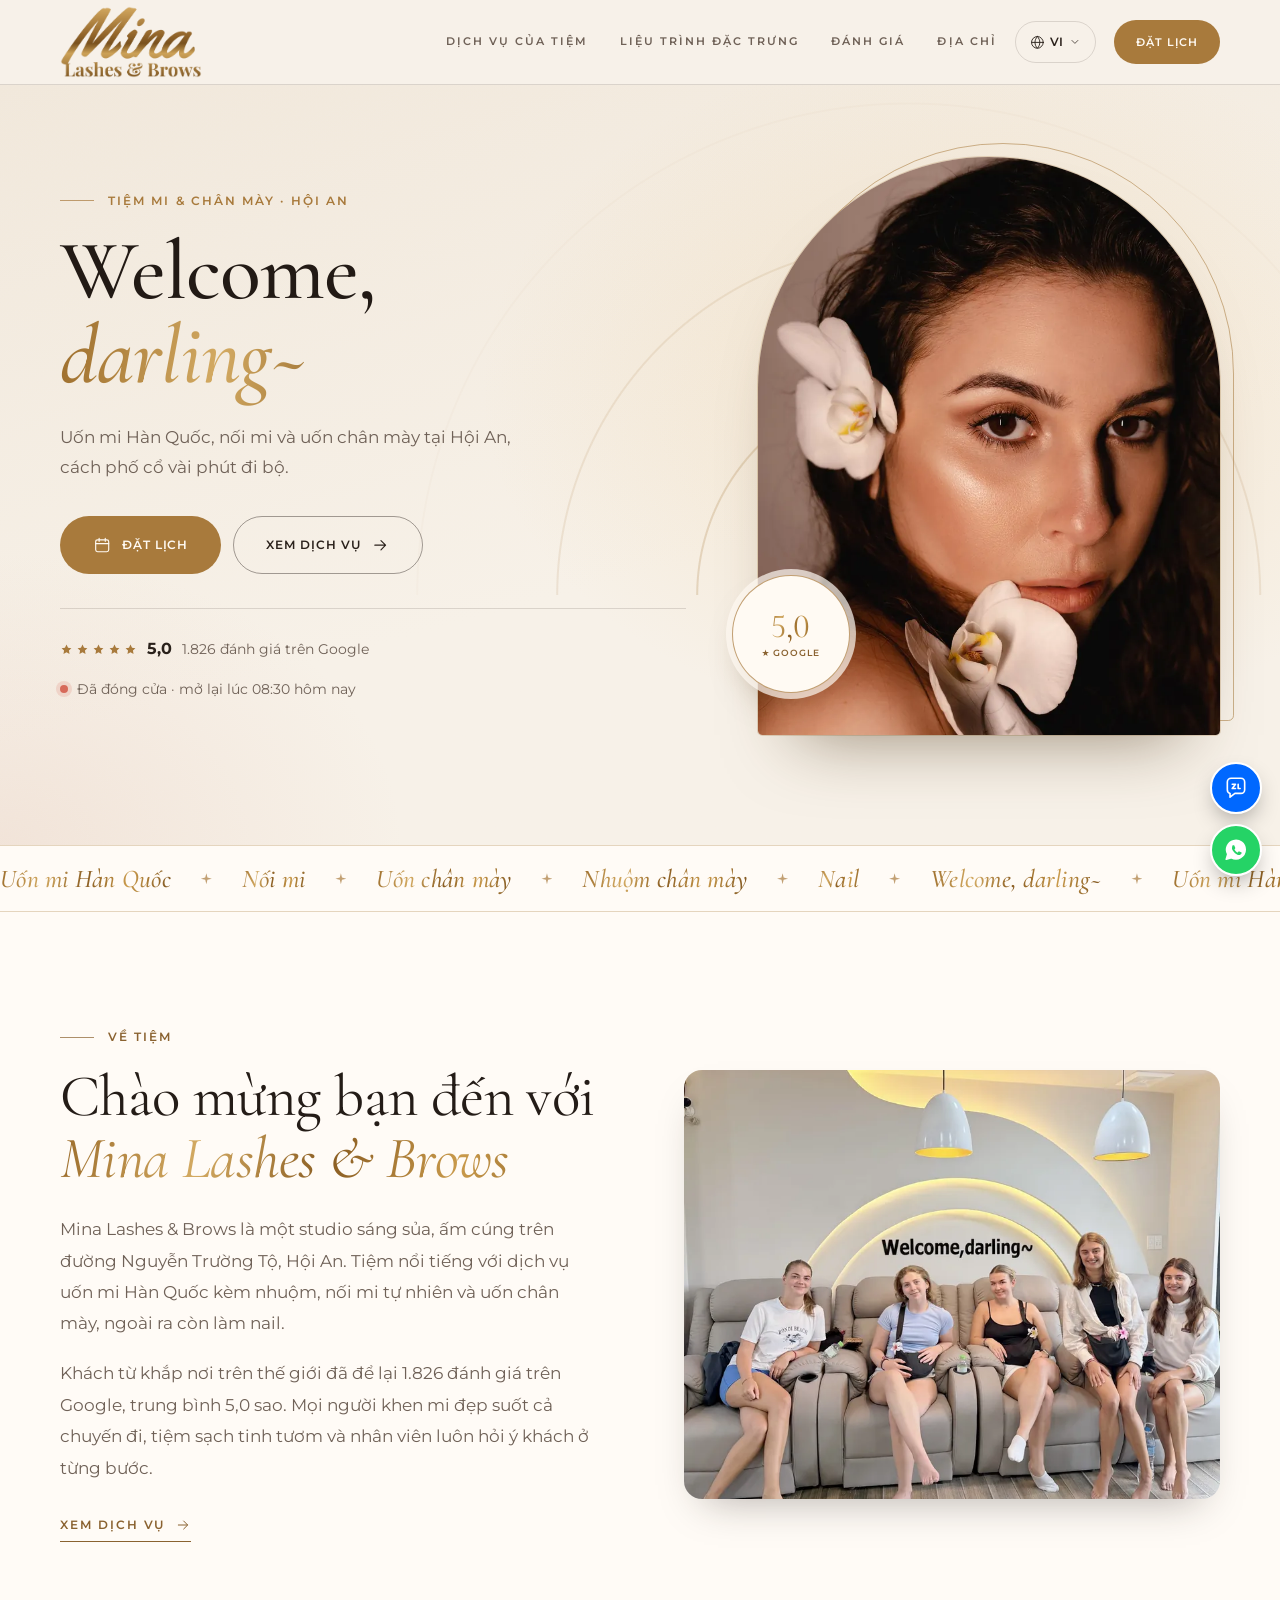
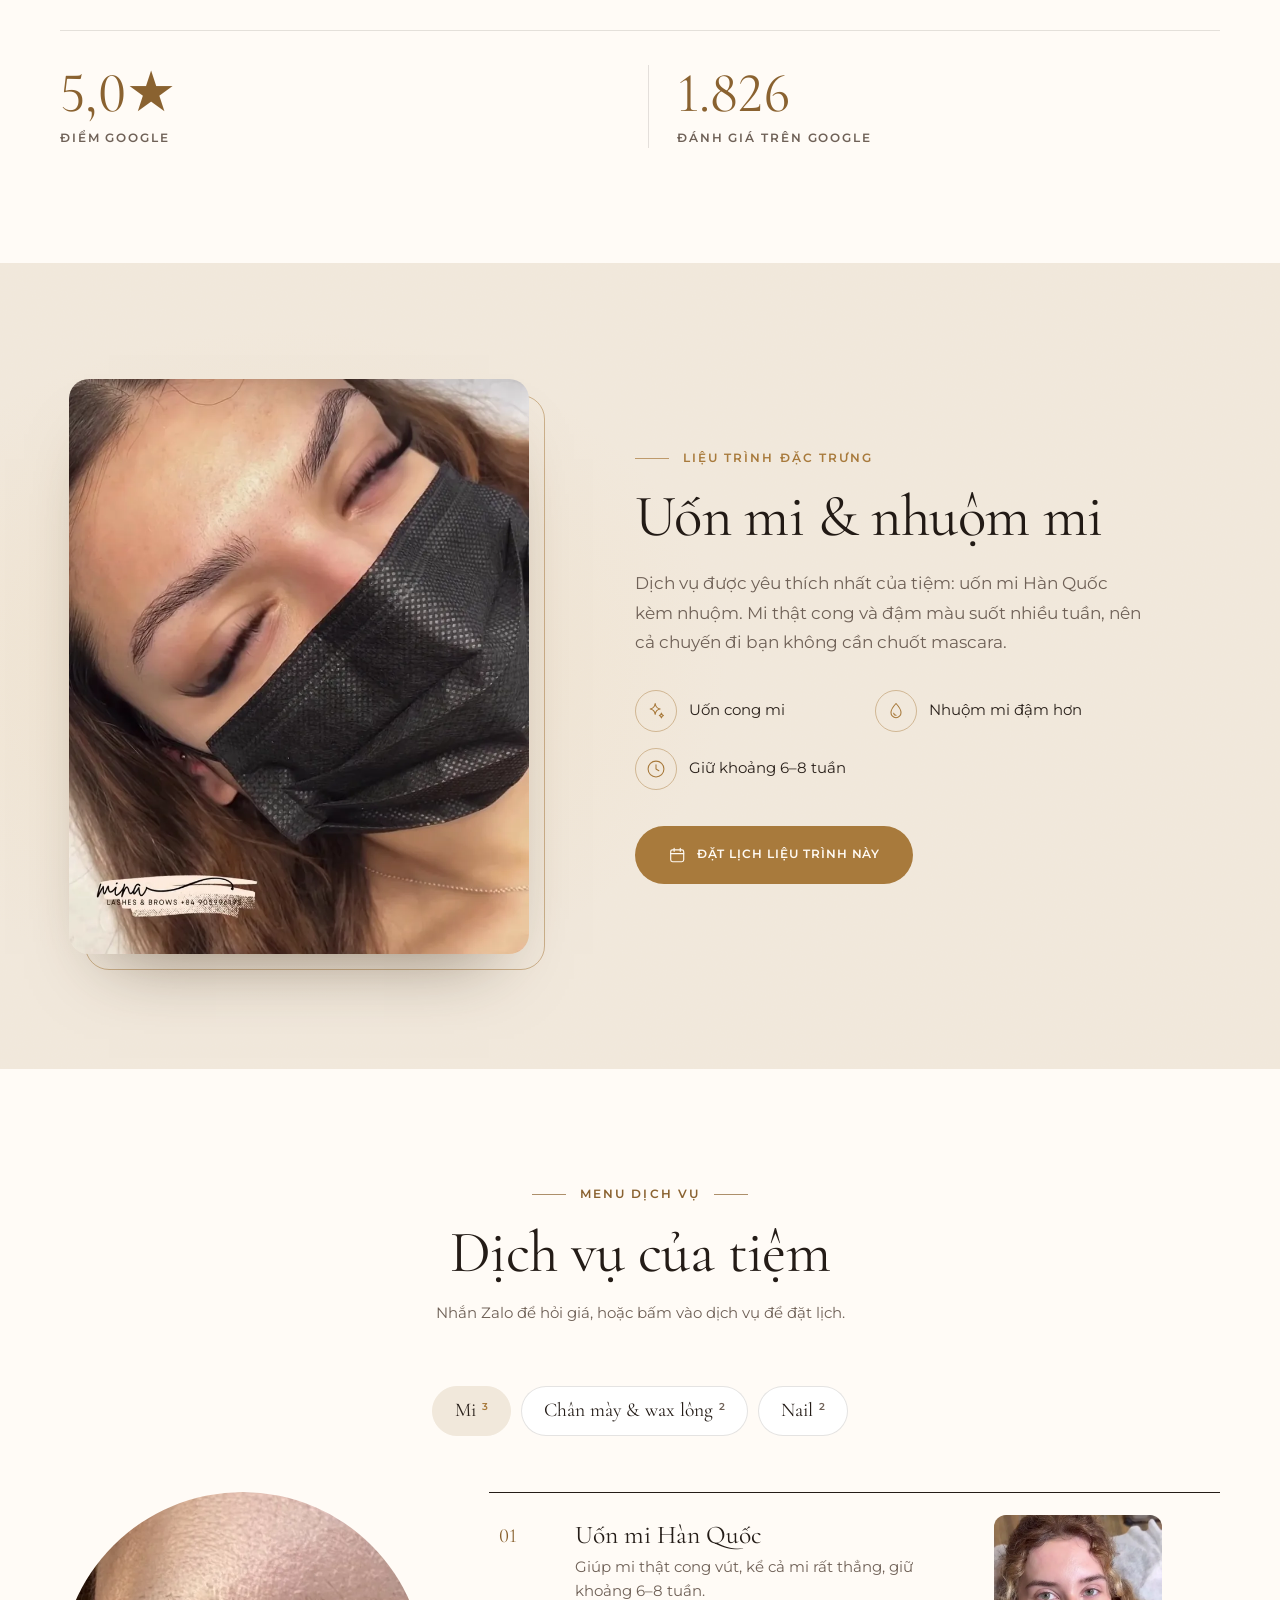
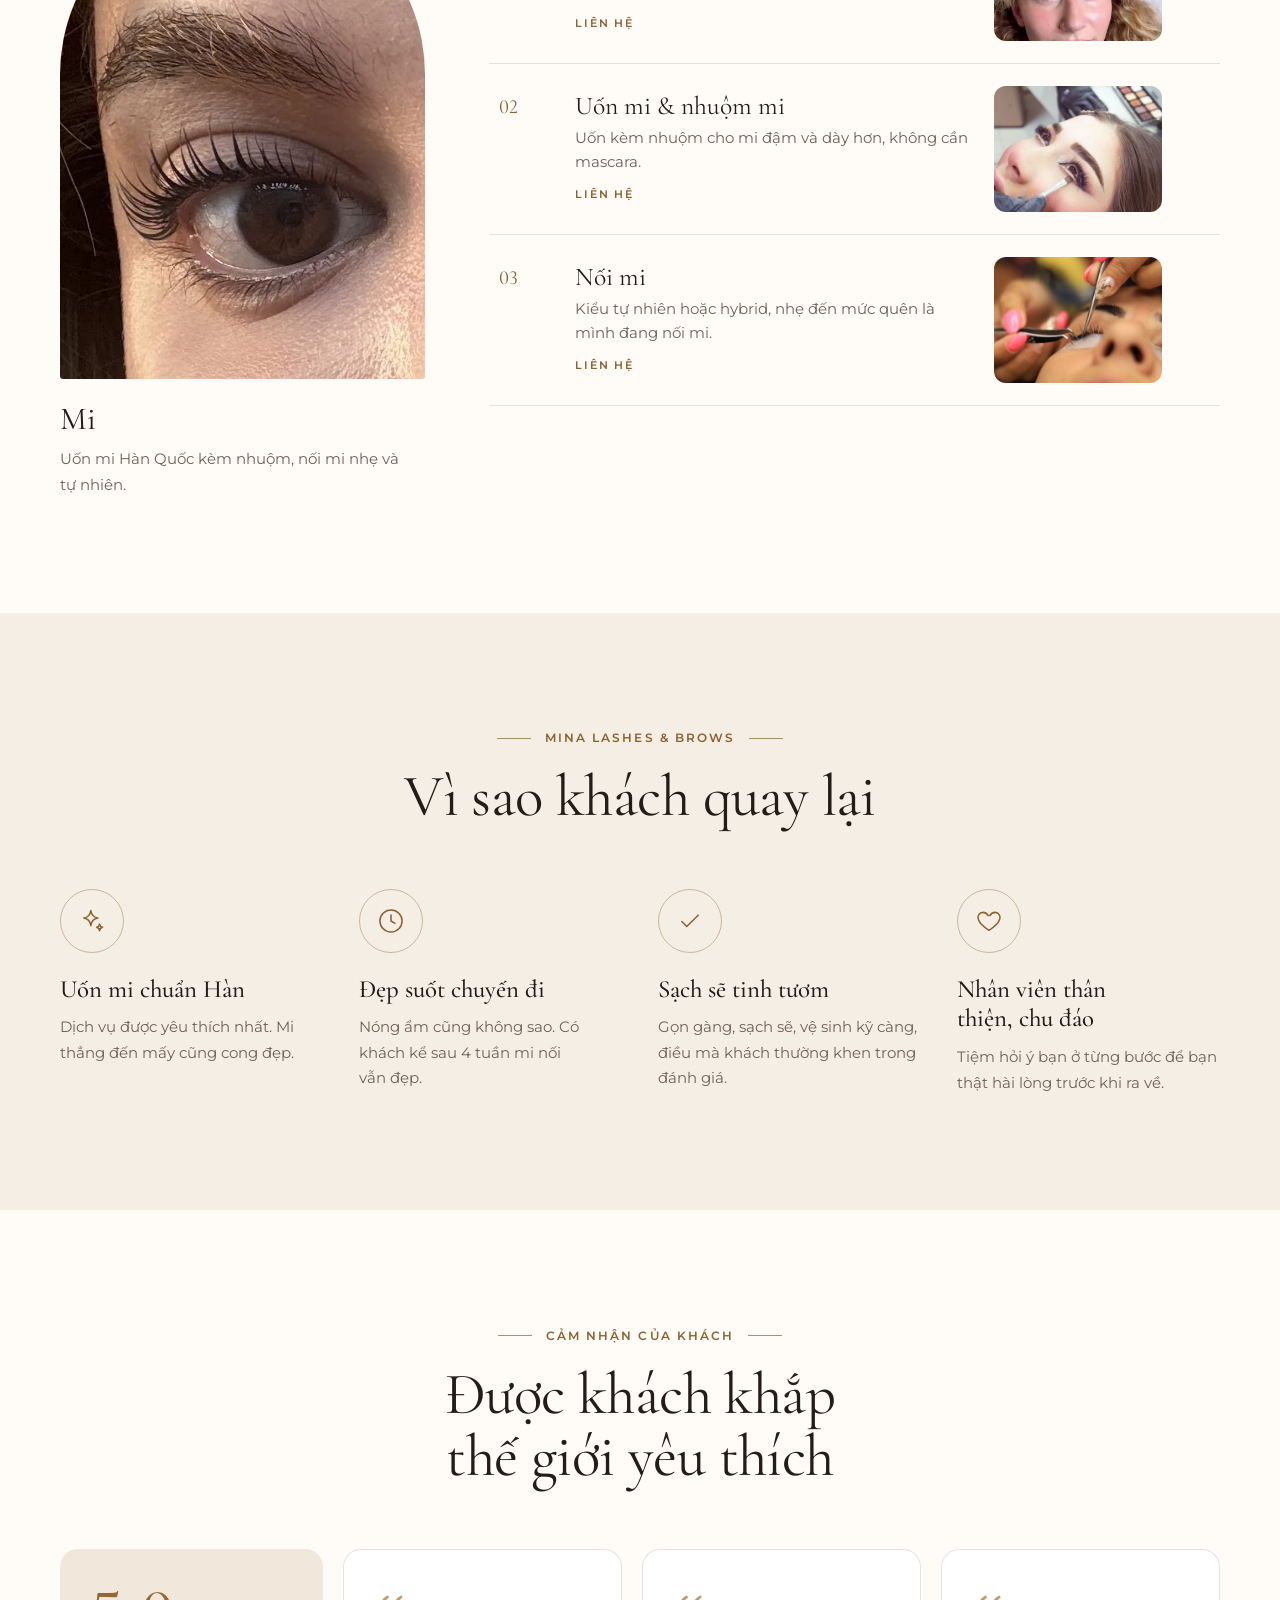
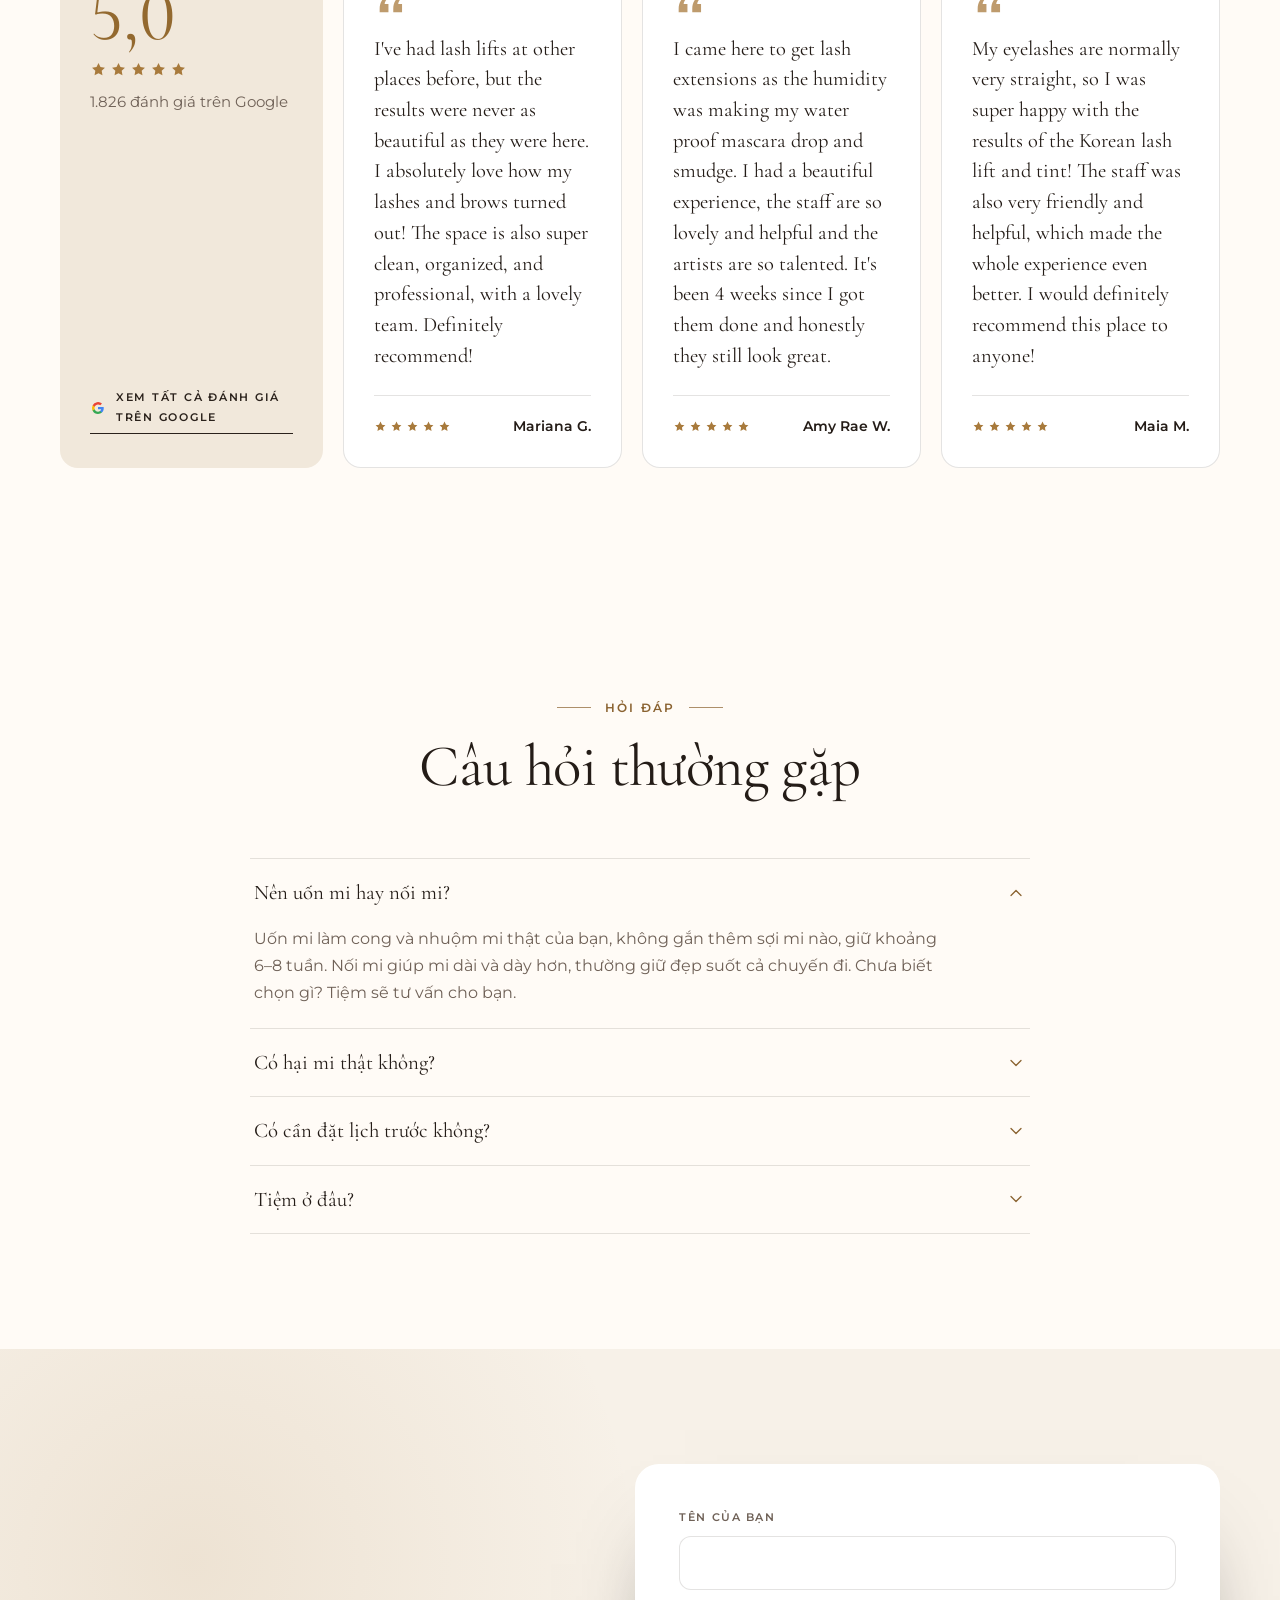
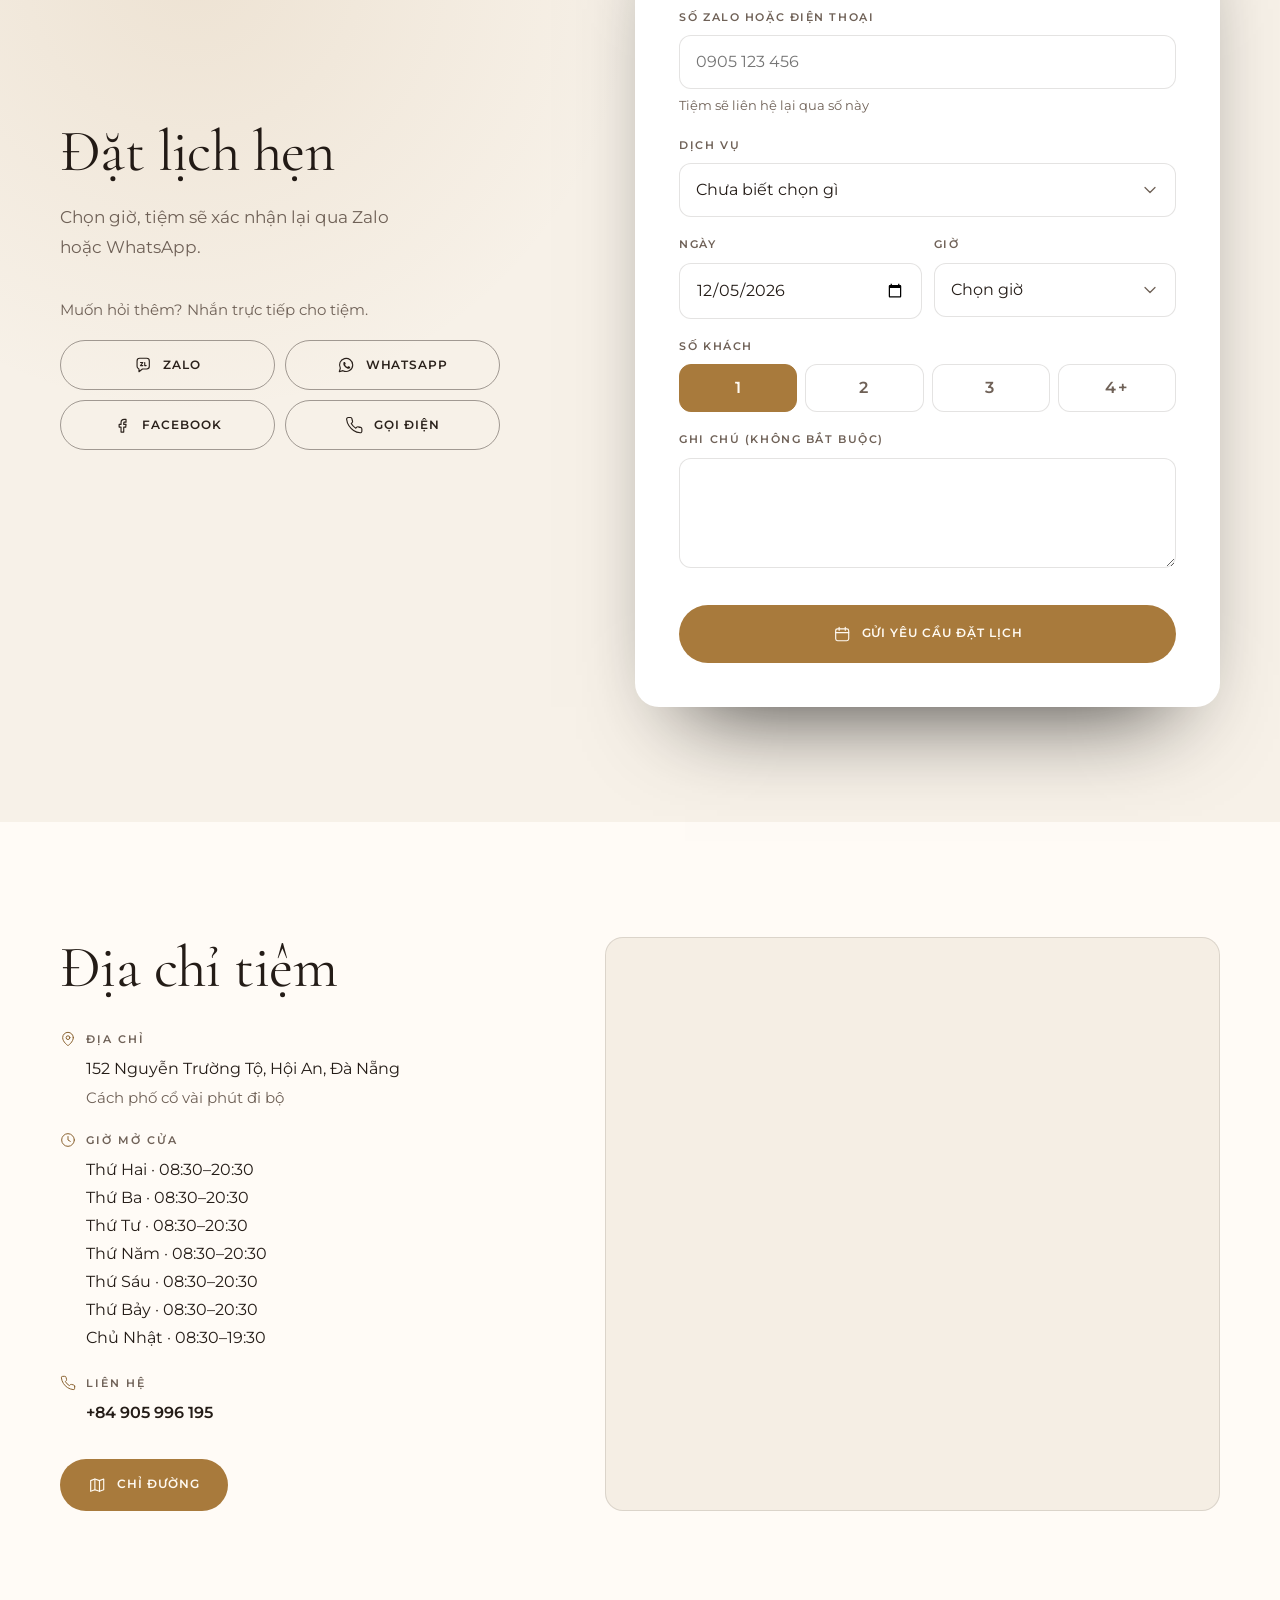
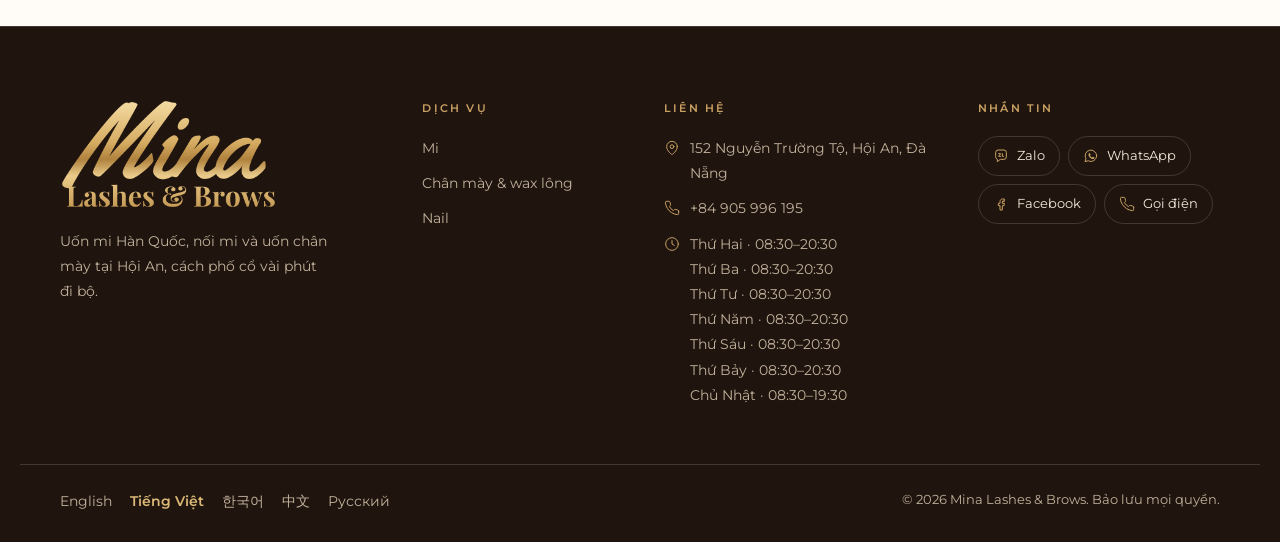
<file: vi/index.html>
<!doctype html>
<html lang="vi" class="v3 bg-glow t-light t-mina">
<head>
<meta charset="utf-8">
<meta name="viewport" content="width=device-width, initial-scale=1, viewport-fit=cover">
<title>Mina Lashes &amp; Brows · Tiệm mi &amp; chân mày · Hội An</title>
<meta name="description" content="Uốn mi Hàn Quốc, nối mi và uốn chân mày tại Hội An, cách phố cổ vài phút đi bộ. · 5,0★ · 1.826 đánh giá trên Google">
<meta name="robots" content="noindex,nofollow">
<link rel="canonical" href="https://romans7997.github.io/mina-eyelash-hoian/vi/">
<link rel="alternate" hreflang="en" href="https://romans7997.github.io/mina-eyelash-hoian/">
<link rel="alternate" hreflang="vi" href="https://romans7997.github.io/mina-eyelash-hoian/vi/">
<link rel="alternate" hreflang="ko" href="https://romans7997.github.io/mina-eyelash-hoian/ko/">
<link rel="alternate" hreflang="zh" href="https://romans7997.github.io/mina-eyelash-hoian/zh/">
<link rel="alternate" hreflang="ru" href="https://romans7997.github.io/mina-eyelash-hoian/ru/">
<link rel="alternate" hreflang="x-default" href="https://romans7997.github.io/mina-eyelash-hoian/">
<meta property="og:type" content="website">
<meta property="og:title" content="Mina Lashes &amp; Brows">
<meta property="og:description" content="Uốn mi Hàn Quốc, nối mi và uốn chân mày tại Hội An, cách phố cổ vài phút đi bộ.">
<meta property="og:image" content="https://romans7997.github.io/mina-eyelash-hoian/img/og.jpg"><meta name="theme-color" content="#1f150e">
<link rel="icon" href="../favicon.svg" type="image/svg+xml">
<link rel="preconnect" href="https://fonts.googleapis.com">
<link rel="preconnect" href="https://fonts.gstatic.com" crossorigin>
<link rel="stylesheet" href="https://fonts.googleapis.com/css2?family=Cormorant+Garamond:ital,wght@0,400;0,500;0,600;1,400;1,500&amp;family=Montserrat:wght@400;500;600&amp;display=swap">
<link rel="stylesheet" href="../assets/v3.css?v=6aaa0906">
<style>:root{ --wood:#f7f1e8;--wood-2:#f1e8db;--wood-3:#e6d9c6;--wood-rgb:247,241,232;--cream:#fffbf6;--cream-2:#f5eee4;--paper:#ffffff;--ink:#241c17;--ink-rgb:36,28,23;--muted:#6f6157;--muted-strong:#5e5148;--line:rgba(36,28,23,.12);--on-dark:#2a211b;--on-dark-muted:#6f6157;--on-dark-rgb:42,33,27;--on-dark-head:#221a15;--line-dark:rgba(42,33,27,.14);--gold:#a87a3c;--gold-hi:#93692f;--gold-rgb:168,122,60;--btn-ink:#fffaf3;--gold-deep:#8a6230;--glow-rgb:232,190,120;--glow2-rgb:222,180,160;--deep-rgb:138,98,48;--slat-rgb:120,90,60 }</style>
<script>document.documentElement.classList.add("js")</script>
<link rel="preload" as="image" href="../img/hero-1600.webp" imagesrcset="../img/hero-800.webp 800w, ../img/hero-1600.webp 1600w" imagesizes="(min-width: 960px) 40vw, 100vw">
<script type="application/ld+json">{"@context": "https://schema.org", "@type": "BeautySalon", "name": "Mina Lashes & Brows", "telephone": "+84905996195", "url": "https://romans7997.github.io/mina-eyelash-hoian/vi/", "address": {"@type": "PostalAddress", "streetAddress": "152 Nguyễn Trường Tộ, Hội An, Đà Nẵng", "addressLocality": "Hoi An", "addressCountry": "VN"}, "openingHoursSpecification": [{"@type": "OpeningHoursSpecification", "dayOfWeek": "Monday", "opens": "08:30", "closes": "20:30"}, {"@type": "OpeningHoursSpecification", "dayOfWeek": "Tuesday", "opens": "08:30", "closes": "20:30"}, {"@type": "OpeningHoursSpecification", "dayOfWeek": "Wednesday", "opens": "08:30", "closes": "20:30"}, {"@type": "OpeningHoursSpecification", "dayOfWeek": "Thursday", "opens": "08:30", "closes": "20:30"}, {"@type": "OpeningHoursSpecification", "dayOfWeek": "Friday", "opens": "08:30", "closes": "20:30"}, {"@type": "OpeningHoursSpecification", "dayOfWeek": "Saturday", "opens": "08:30", "closes": "20:30"}, {"@type": "OpeningHoursSpecification", "dayOfWeek": "Sunday", "opens": "08:30", "closes": "19:30"}], "sameAs": ["https://www.facebook.com/eyelashhoian", "https://www.google.com/maps/place/?q=place_id:ChIJb_QB13oNQjERN3Wv3GQzDhs"], "priceRange": "₫₫", "image": "https://romans7997.github.io/mina-eyelash-hoian/img/hero-1600.webp"}</script>
<script type="application/ld+json">{"@context": "https://schema.org", "@type": "FAQPage", "mainEntity": [{"@type": "Question", "name": "Nên uốn mi hay nối mi?", "acceptedAnswer": {"@type": "Answer", "text": "Uốn mi làm cong và nhuộm mi thật của bạn, không gắn thêm sợi mi nào, giữ khoảng 6–8 tuần. Nối mi giúp mi dài và dày hơn, thường giữ đẹp suốt cả chuyến đi. Chưa biết chọn gì? Tiệm sẽ tư vấn cho bạn."}}, {"@type": "Question", "name": "Có hại mi thật không?", "acceptedAnswer": {"@type": "Answer", "text": "Tiệm làm nhẹ nhàng và luôn hỏi xem bạn thấy thế nào. Uốn mi không gắn thêm gì lên mi, còn mi nối của tiệm nhẹ và dễ chịu."}}, {"@type": "Question", "name": "Có cần đặt lịch trước không?", "acceptedAnswer": {"@type": "Answer", "text": "Bạn nên đặt lịch trước để có giờ mình muốn, nhất là mùa cao điểm. Chọn giờ online, tiệm sẽ xác nhận qua WhatsApp hoặc Zalo."}}, {"@type": "Question", "name": "Tiệm ở đâu?", "acceptedAnswer": {"@type": "Answer", "text": "Số 152 Nguyễn Trường Tộ, Hội An, cách phố cổ vài phút đi bộ. Mở cửa 8h30–20h30, Chủ nhật đến 19h30."}}]}</script>
</head>
<body>
<a class="skip" href="#main">Chuyển đến nội dung chính</a>

<header class="nav" id="top">
  <div class="wrap nav-inner">
    <a class="logo" href="#top" aria-label="Mina Lashes &amp; Brows"><img class="logo-img" src="../logo-wide.png" alt="Mina Lashes &amp; Brows" width="710" height="360"></a>
    <nav class="nav-links" aria-label="Menu">
      <a href="#services">Dịch vụ của tiệm</a>
<a href="#signature">Liệu trình đặc trưng</a><a href="#reviews">Đánh giá</a>      <a href="#visit">Địa chỉ</a>
    </nav>
    <details class="lang">
      <summary aria-label="Ngôn ngữ"><svg class="ic" viewBox="0 0 24 24" aria-hidden="true" focusable="false"><circle cx="12" cy="12" r="9.5"/><path d="M2.5 12h19M12 2.5c2.6 2.8 3.9 6 3.9 9.5S14.6 18.7 12 21.5C9.4 18.7 8.1 15.5 8.1 12S9.4 5.3 12 2.5z"/></svg><span>VI</span><svg class="ic chev" viewBox="0 0 24 24" aria-hidden="true" focusable="false"><path d="M6 9l6 6 6-6"/></svg></summary>
      <ul class="lang-menu">
<li><a href="../" hreflang="en" lang="en" data-lang="en">English</a></li>
<li><a href="../vi/" hreflang="vi" lang="vi" data-lang="vi" aria-current="true">Tiếng Việt</a></li>
<li><a href="../ko/" hreflang="ko" lang="ko" data-lang="ko">한국어</a></li>
<li><a href="../zh/" hreflang="zh" lang="zh" data-lang="zh">中文</a></li>
<li><a href="../ru/" hreflang="ru" lang="ru" data-lang="ru">Русский</a></li>
      </ul>
    </details>
<a class="btn btn-gold btn-sm nav-book" href="#book">Đặt lịch</a>  </div>
</header>

<main id="main">
  <section class="hero">
    
    <div class="wrap hero-grid">
      <div class="hero-copy">
        <p class="eyebrow eyebrow-light">Tiệm mi &amp; chân mày · Hội An</p>
        <h1 class="hero-title"><span>Welcome,</span> <em>darling~</em></h1>
        <p class="hero-lead">Uốn mi Hàn Quốc, nối mi và uốn chân mày tại Hội An, cách phố cổ vài phút đi bộ.</p>
        <div class="hero-cta">
<a class="btn btn-gold btn-lg" href="#book"><svg class="ic" viewBox="0 0 24 24" aria-hidden="true" focusable="false"><rect x="3.5" y="5" width="17" height="15.5" rx="2.5"/><path d="M8 3v4M16 3v4M3.5 10h17"/></svg><span>Đặt lịch</span></a><a class="btn btn-line-light btn-lg" href="#services"><span>Xem dịch vụ</span><svg class="ic" viewBox="0 0 24 24" aria-hidden="true" focusable="false"><path d="M5 12h14M13 6l6 6-6 6"/></svg></a>        </div>
        <div class="hero-meta">
<a class="hero-rating" href="https://www.google.com/maps/place/?q=place_id:ChIJb_QB13oNQjERN3Wv3GQzDhs" target="_blank" rel="noopener"><span class="stars xs" role="img" aria-label="5.0 / 5"><svg class="st" viewBox="0 0 24 24" aria-hidden="true" focusable="false"><path class="fill" d="M12 2.8l2.8 5.8 6.3.9-4.6 4.4 1.1 6.3L12 17.2l-5.6 3 1.1-6.3L2.9 9.5l6.3-.9z"/></svg><svg class="st" viewBox="0 0 24 24" aria-hidden="true" focusable="false"><path class="fill" d="M12 2.8l2.8 5.8 6.3.9-4.6 4.4 1.1 6.3L12 17.2l-5.6 3 1.1-6.3L2.9 9.5l6.3-.9z"/></svg><svg class="st" viewBox="0 0 24 24" aria-hidden="true" focusable="false"><path class="fill" d="M12 2.8l2.8 5.8 6.3.9-4.6 4.4 1.1 6.3L12 17.2l-5.6 3 1.1-6.3L2.9 9.5l6.3-.9z"/></svg><svg class="st" viewBox="0 0 24 24" aria-hidden="true" focusable="false"><path class="fill" d="M12 2.8l2.8 5.8 6.3.9-4.6 4.4 1.1 6.3L12 17.2l-5.6 3 1.1-6.3L2.9 9.5l6.3-.9z"/></svg><svg class="st" viewBox="0 0 24 24" aria-hidden="true" focusable="false"><path class="fill" d="M12 2.8l2.8 5.8 6.3.9-4.6 4.4 1.1 6.3L12 17.2l-5.6 3 1.1-6.3L2.9 9.5l6.3-.9z"/></svg></span><strong>5,0</strong><span>1.826 đánh giá trên Google</span></a><span id="open-status" class="open-status">Thứ Hai · 08:30–20:30</span>        </div>
      </div>
      <div class="hero-media">
        <div class="arch"><img src="../img/hero-1600.webp" srcset="../img/hero-800.webp 800w, ../img/hero-1600.webp 1600w" sizes="(min-width: 960px) 40vw, 100vw" alt="" width="1600" height="2400" fetchpriority="high" style="object-position:50% 30%"></div>
<div class="seal" aria-hidden="true"><span class="seal-big">5,0</span><span class="seal-small">★ Google</span></div>      </div>
    </div>
  </section>

  <div class="ticker" aria-hidden="true"><div class="ticker-track"><span class="ticker-run"><span>Uốn mi Hàn Quốc</span><i class="tk-star"></i><span>Nối mi</span><i class="tk-star"></i><span>Uốn chân mày</span><i class="tk-star"></i><span>Nhuộm chân mày</span><i class="tk-star"></i><span>Nail</span><i class="tk-star"></i><span>Welcome, darling~</span><i class="tk-star"></i></span><span class="ticker-run"><span>Uốn mi Hàn Quốc</span><i class="tk-star"></i><span>Nối mi</span><i class="tk-star"></i><span>Uốn chân mày</span><i class="tk-star"></i><span>Nhuộm chân mày</span><i class="tk-star"></i><span>Nail</span><i class="tk-star"></i><span>Welcome, darling~</span><i class="tk-star"></i></span></div></div>

  <section class="section intro" id="about">
    <div class="wrap">
      <div class="intro-grid">
        <div class="intro-copy">
          <p class="eyebrow">Về tiệm</p>
          <h2>Chào mừng bạn đến với <em>Mina Lashes &amp; Brows</em></h2>
<p class="lead">Mina Lashes &amp; Brows là một studio sáng sủa, ấm cúng trên đường Nguyễn Trường Tộ, Hội An. Tiệm nổi tiếng với dịch vụ uốn mi Hàn Quốc kèm nhuộm, nối mi tự nhiên và uốn chân mày, ngoài ra còn làm nail.</p><p class="lead">Khách từ khắp nơi trên thế giới đã để lại 1.826 đánh giá trên Google, trung bình 5,0 sao. Mọi người khen mi đẹp suốt cả chuyến đi, tiệm sạch tinh tươm và nhân viên luôn hỏi ý khách ở từng bước.</p>          <a class="link-arrow" href="#services"><span>Xem dịch vụ</span><svg class="ic" viewBox="0 0 24 24" aria-hidden="true" focusable="false"><path d="M5 12h14M13 6l6 6-6 6"/></svg></a>
        </div>
        <div class="intro-media"><img src="../img/about-1600.webp" srcset="../img/about-800.webp 800w, ../img/about-1600.webp 1600w" sizes="(min-width: 960px) 42vw, 100vw" alt="" width="1600" height="1303" loading="lazy" decoding="async" style="object-position:50% 45%"></div>
      </div>
      <ul class="stats" style="--n:2">
<li><span class="stat-big">5,0★</span><span class="stat-small">điểm Google</span></li>
<li><span class="stat-big">1.826</span><span class="stat-small">đánh giá trên Google</span></li>
      </ul>
    </div>
  </section>

  <section class="section signature" id="signature">
    
    <div class="wrap sig-grid">
<div class="sig-media"><div class="sig-frame"><img src="../img/sig-1080.webp" srcset="../img/sig-800.webp 800w, ../img/sig-1080.webp 1080w" sizes="(min-width: 960px) 40vw, 100vw" alt="" width="1080" height="1504" loading="lazy" decoding="async" style="object-position:50% 38%"></div></div>      <div class="sig-copy">
        <p class="eyebrow eyebrow-light">Liệu trình đặc trưng</p>
        <h2>Uốn mi &amp; nhuộm mi</h2>
<p class="sig-desc">Dịch vụ được yêu thích nhất của tiệm: uốn mi Hàn Quốc kèm nhuộm. Mi thật cong và đậm màu suốt nhiều tuần, nên cả chuyến đi bạn không cần chuốt mascara.</p>        <ul class="sig-incl" aria-label="Liệu trình gồm">
<li><svg class="ic" viewBox="0 0 24 24" aria-hidden="true" focusable="false"><path d="M11 3c.6 4.2 2.2 5.9 6 6.5-3.8.6-5.4 2.3-6 6.5-.6-4.2-2.2-5.9-6-6.5 3.8-.6 5.4-2.3 6-6.5z"/><path d="M18.5 14.5c.3 1.8 1 2.6 2.5 2.9-1.5.3-2.2 1.1-2.5 2.9-.3-1.8-1-2.6-2.5-2.9 1.5-.3 2.2-1.1 2.5-2.9z"/></svg><span>Uốn cong mi</span></li><li><svg class="ic" viewBox="0 0 24 24" aria-hidden="true" focusable="false"><path d="M12 3s6 6.4 6 11a6 6 0 0 1-12 0c0-4.6 6-11 6-11z"/><path d="M9.2 14.6a2.9 2.9 0 0 0 2.8 2.6"/></svg><span>Nhuộm mi đậm hơn</span></li><li><svg class="ic" viewBox="0 0 24 24" aria-hidden="true" focusable="false"><circle cx="12" cy="12" r="9.5"/><path d="M12 6.8V12l3.4 2"/></svg><span>Giữ khoảng 6–8 tuần</span></li>        </ul>
<a class="btn btn-gold btn-lg" href="#book" data-service="s0-1"><svg class="ic" viewBox="0 0 24 24" aria-hidden="true" focusable="false"><rect x="3.5" y="5" width="17" height="15.5" rx="2.5"/><path d="M8 3v4M16 3v4M3.5 10h17"/></svg><span>Đặt lịch liệu trình này</span></a>      </div>
    </div>
  </section>


  <section class="section menu-sec" id="services">
    <div class="wrap">
      <header class="section-head center">
        <p class="eyebrow">Menu dịch vụ</p>
        <h2>Dịch vụ của tiệm</h2>
        <p class="section-note">Nhắn Zalo để hỏi giá, hoặc bấm vào dịch vụ để đặt lịch.</p>
      </header>
      <div class="tabs" role="tablist" aria-label="Dịch vụ của tiệm">
<button type="button" role="tab" id="tab-cat0" aria-controls="cat0" aria-selected="true">Mi<sup>3</sup></button><button type="button" role="tab" id="tab-cat1" aria-controls="cat1" aria-selected="false" tabindex="-1">Chân mày &amp; wax lông<sup>2</sup></button><button type="button" role="tab" id="tab-cat2" aria-controls="cat2" aria-selected="false" tabindex="-1">Nail<sup>2</sup></button>      </div>
      <div class="panel is-active" id="cat0" role="tabpanel" aria-labelledby="tab-cat0">
        <div class="panel-media">
<div class="panel-img"><img src="../img/c0-616.webp" srcset="../img/c0-616.webp 616w" sizes="(min-width: 960px) 30vw, 140px" alt="" width="616" height="818" fetchpriority="high" style="object-position:50% 50%"></div>          <h3 class="panel-title">Mi</h3>
<p class="panel-desc">Uốn mi Hàn Quốc kèm nhuộm, nối mi nhẹ và tự nhiên.</p>        </div>
        <div class="panel-list">
          <div class="mr">
            <a class="mr-row" href="#book" data-service="s0-0">
              <span class="mr-num">01</span>
<span class="mr-img"><img src="../img/m0-0-576.webp" srcset="../img/m0-0-576.webp 576w" sizes="(min-width: 960px) 160px, 96px" alt="" width="576" height="676" loading="lazy" decoding="async" style="object-position:50% 45%"></span>              <span class="mr-body"><span class="mr-name">Uốn mi Hàn Quốc</span><small>Giúp mi thật cong vút, kể cả mi rất thẳng, giữ khoảng 6–8 tuần.</small><em class="mr-ask">Liên hệ</em></span>
              <span class="mt-go"><svg class="ic" viewBox="0 0 24 24" aria-hidden="true" focusable="false"><path d="M5 12h14M13 6l6 6-6 6"/></svg></span>
            </a>
            <a class="mr-row" href="#book" data-service="s0-1">
              <span class="mr-num">02</span>
<span class="mr-img"><img src="../img/m0-1-1600.webp" srcset="../img/m0-1-800.webp 800w, ../img/m0-1-1600.webp 1600w" sizes="(min-width: 960px) 160px, 96px" alt="" width="1600" height="2400" loading="lazy" decoding="async" style="object-position:50% 40%"></span>              <span class="mr-body"><span class="mr-name">Uốn mi &amp; nhuộm mi</span><small>Uốn kèm nhuộm cho mi đậm và dày hơn, không cần mascara.</small><em class="mr-ask">Liên hệ</em></span>
              <span class="mt-go"><svg class="ic" viewBox="0 0 24 24" aria-hidden="true" focusable="false"><path d="M5 12h14M13 6l6 6-6 6"/></svg></span>
            </a>
            <a class="mr-row" href="#book" data-service="s0-2">
              <span class="mr-num">03</span>
<span class="mr-img"><img src="../img/m0-2-1600.webp" srcset="../img/m0-2-800.webp 800w, ../img/m0-2-1600.webp 1600w" sizes="(min-width: 960px) 160px, 96px" alt="" width="1600" height="2400" loading="lazy" decoding="async" style="object-position:50% 40%"></span>              <span class="mr-body"><span class="mr-name">Nối mi</span><small>Kiểu tự nhiên hoặc hybrid, nhẹ đến mức quên là mình đang nối mi.</small><em class="mr-ask">Liên hệ</em></span>
              <span class="mt-go"><svg class="ic" viewBox="0 0 24 24" aria-hidden="true" focusable="false"><path d="M5 12h14M13 6l6 6-6 6"/></svg></span>
            </a>
          </div>
        </div>
      </div>
      <div class="panel" id="cat1" role="tabpanel" aria-labelledby="tab-cat1">
        <div class="panel-media">
<div class="panel-img"><img src="../img/c1-886.webp" srcset="../img/c1-800.webp 800w, ../img/c1-886.webp 886w" sizes="(min-width: 960px) 30vw, 140px" alt="" width="886" height="1160" loading="lazy" decoding="async" style="object-position:50% 40%"></div>          <h3 class="panel-title">Chân mày &amp; wax lông</h3>
<p class="panel-desc">Uốn, nhuộm, tạo dáng chân mày và wax lông nhẹ nhàng.</p>        </div>
        <div class="panel-list">
          <div class="mr">
            <a class="mr-row" href="#book" data-service="s1-0">
              <span class="mr-num">01</span>
<span class="mr-img"><img src="../img/m1-0-576.webp" srcset="../img/m1-0-576.webp 576w" sizes="(min-width: 960px) 160px, 96px" alt="" width="576" height="676" loading="lazy" decoding="async" style="object-position:50% 30%"></span>              <span class="mr-body"><span class="mr-name">Uốn chân mày (brow lamination)</span><small>Chân mày dày, gọn gàng và vào nếp.</small><em class="mr-ask">Liên hệ</em></span>
              <span class="mt-go"><svg class="ic" viewBox="0 0 24 24" aria-hidden="true" focusable="false"><path d="M5 12h14M13 6l6 6-6 6"/></svg></span>
            </a>
            <a class="mr-row" href="#book" data-service="s1-1">
              <span class="mr-num">02</span>
<span class="mr-img"><img src="../img/m1-1-1600.webp" srcset="../img/m1-1-800.webp 800w, ../img/m1-1-1600.webp 1600w" sizes="(min-width: 960px) 160px, 96px" alt="" width="1600" height="2400" loading="lazy" decoding="async" style="object-position:50% 40%"></span>              <span class="mr-body"><span class="mr-name">Nhuộm &amp; tạo dáng chân mày</span><small>Nhuộm màu nhẹ và tạo dáng gọn gàng, hợp với gương mặt bạn.</small><em class="mr-ask">Liên hệ</em></span>
              <span class="mt-go"><svg class="ic" viewBox="0 0 24 24" aria-hidden="true" focusable="false"><path d="M5 12h14M13 6l6 6-6 6"/></svg></span>
            </a>
          </div>
        </div>
      </div>
      <div class="panel" id="cat2" role="tabpanel" aria-labelledby="tab-cat2">
        <div class="panel-media">
<div class="panel-img"><img src="../img/c2-1440.webp" srcset="../img/c2-800.webp 800w, ../img/c2-1440.webp 1440w" sizes="(min-width: 960px) 30vw, 140px" alt="" width="1440" height="1920" loading="lazy" decoding="async" style="object-position:50% 30%"></div>          <h3 class="panel-title">Nail</h3>
<p class="panel-desc">Làm móng, sơn gel và vẽ móng.</p>        </div>
        <div class="panel-list">
          <div class="mr">
            <a class="mr-row" href="#book" data-service="s2-0">
              <span class="mr-num">01</span>
<span class="mr-img"><img src="../img/m2-0-1600.webp" srcset="../img/m2-0-800.webp 800w, ../img/m2-0-1600.webp 1600w" sizes="(min-width: 960px) 160px, 96px" alt="" width="1600" height="2400" loading="lazy" decoding="async" style="object-position:50% 40%"></span>              <span class="mr-body"><span class="mr-name">Làm móng tay &amp; sơn gel</span><small>Giũa form, cắt da và sơn màu theo ý bạn.</small><em class="mr-ask">Liên hệ</em></span>
              <span class="mt-go"><svg class="ic" viewBox="0 0 24 24" aria-hidden="true" focusable="false"><path d="M5 12h14M13 6l6 6-6 6"/></svg></span>
            </a>
            <a class="mr-row" href="#book" data-service="s2-1">
              <span class="mr-num">02</span>
<span class="mr-img"><img src="../img/m2-1-1600.webp" srcset="../img/m2-1-800.webp 800w, ../img/m2-1-1600.webp 1600w" sizes="(min-width: 960px) 160px, 96px" alt="" width="1600" height="1067" loading="lazy" decoding="async" style="object-position:50% 40%"></span>              <span class="mr-body"><span class="mr-name">Làm móng chân</span><small>Chăm sóc chân thư giãn và sơn móng, lý tưởng sau một ngày dạo phố.</small><em class="mr-ask">Liên hệ</em></span>
              <span class="mt-go"><svg class="ic" viewBox="0 0 24 24" aria-hidden="true" focusable="false"><path d="M5 12h14M13 6l6 6-6 6"/></svg></span>
            </a>
          </div>
        </div>
      </div>
    </div>
  </section>



  <section class="section features">
    <div class="wrap">
      <header class="section-head center"><p class="eyebrow">Mina Lashes &amp; Brows</p><h2>Vì sao khách quay lại</h2></header>
      <ul class="feat-grid">
<li><span class="feat-ic"><svg class="ic" viewBox="0 0 24 24" aria-hidden="true" focusable="false"><path d="M11 3c.6 4.2 2.2 5.9 6 6.5-3.8.6-5.4 2.3-6 6.5-.6-4.2-2.2-5.9-6-6.5 3.8-.6 5.4-2.3 6-6.5z"/><path d="M18.5 14.5c.3 1.8 1 2.6 2.5 2.9-1.5.3-2.2 1.1-2.5 2.9-.3-1.8-1-2.6-2.5-2.9 1.5-.3 2.2-1.1 2.5-2.9z"/></svg></span><h3>Uốn mi chuẩn Hàn</h3><p>Dịch vụ được yêu thích nhất. Mi thẳng đến mấy cũng cong đẹp.</p></li>
<li><span class="feat-ic"><svg class="ic" viewBox="0 0 24 24" aria-hidden="true" focusable="false"><circle cx="12" cy="12" r="9.5"/><path d="M12 6.8V12l3.4 2"/></svg></span><h3>Đẹp suốt chuyến đi</h3><p>Nóng ẩm cũng không sao. Có khách kể sau 4 tuần mi nối vẫn đẹp.</p></li>
<li><span class="feat-ic"><svg class="ic" viewBox="0 0 24 24" aria-hidden="true" focusable="false"><path d="M5 12.5l4.2 4.2L19 7"/></svg></span><h3>Sạch sẽ tinh tươm</h3><p>Gọn gàng, sạch sẽ, vệ sinh kỹ càng, điều mà khách thường khen trong đánh giá.</p></li>
<li><span class="feat-ic"><svg class="ic" viewBox="0 0 24 24" aria-hidden="true" focusable="false"><path d="M12 20s-7.4-4.5-9.1-9.2C1.7 7.5 3.7 4.6 6.8 4.6c2.1 0 3.6 1.2 4.3 2.7h1.8c.7-1.5 2.2-2.7 4.3-2.7 3.1 0 5.1 2.9 3.9 6.2C19.4 15.5 12 20 12 20z"/></svg></span><h3>Nhân viên thân thiện, chu đáo</h3><p>Tiệm hỏi ý bạn ở từng bước để bạn thật hài lòng trước khi ra về.</p></li>
      </ul>
    </div>
  </section>


  <section class="section reviews" id="reviews">
    <div class="wrap">
      <header class="section-head center"><p class="eyebrow">Cảm nhận của khách</p><h2>Được khách khắp thế giới yêu thích</h2></header>
      <div class="rv-grid">
        <div class="rv-sum">
          <span class="rv-num">5,0</span>
          <div class="rv-sum-txt">
            <span class="stars" role="img" aria-label="5.0 / 5"><svg class="st" viewBox="0 0 24 24" aria-hidden="true" focusable="false"><path class="fill" d="M12 2.8l2.8 5.8 6.3.9-4.6 4.4 1.1 6.3L12 17.2l-5.6 3 1.1-6.3L2.9 9.5l6.3-.9z"/></svg><svg class="st" viewBox="0 0 24 24" aria-hidden="true" focusable="false"><path class="fill" d="M12 2.8l2.8 5.8 6.3.9-4.6 4.4 1.1 6.3L12 17.2l-5.6 3 1.1-6.3L2.9 9.5l6.3-.9z"/></svg><svg class="st" viewBox="0 0 24 24" aria-hidden="true" focusable="false"><path class="fill" d="M12 2.8l2.8 5.8 6.3.9-4.6 4.4 1.1 6.3L12 17.2l-5.6 3 1.1-6.3L2.9 9.5l6.3-.9z"/></svg><svg class="st" viewBox="0 0 24 24" aria-hidden="true" focusable="false"><path class="fill" d="M12 2.8l2.8 5.8 6.3.9-4.6 4.4 1.1 6.3L12 17.2l-5.6 3 1.1-6.3L2.9 9.5l6.3-.9z"/></svg><svg class="st" viewBox="0 0 24 24" aria-hidden="true" focusable="false"><path class="fill" d="M12 2.8l2.8 5.8 6.3.9-4.6 4.4 1.1 6.3L12 17.2l-5.6 3 1.1-6.3L2.9 9.5l6.3-.9z"/></svg></span>
            <p>1.826 đánh giá trên Google</p>
<a class="link-arrow" href="https://www.google.com/maps/place/?q=place_id:ChIJb_QB13oNQjERN3Wv3GQzDhs" target="_blank" rel="noopener"><svg class="ic g" viewBox="0 0 24 24" aria-hidden="true" focusable="false"><path d="M20.6 12.2c0-.6-.1-1.2-.2-1.8H12v3.4h4.8a4.1 4.1 0 0 1-1.8 2.7v2.2h2.9c1.7-1.6 2.7-3.9 2.7-6.5z" class="fill g1"/><path d="M12 21c2.4 0 4.5-.8 5.9-2.2L15 16.6c-.8.5-1.8.9-3 .9-2.3 0-4.3-1.6-5-3.7H4v2.3A9 9 0 0 0 12 21z" class="fill g2"/><path d="M7 13.8a5.4 5.4 0 0 1 0-3.5V8H4a9 9 0 0 0 0 8.1z" class="fill g3"/><path d="M12 6.6c1.3 0 2.5.5 3.4 1.3l2.6-2.6A9 9 0 0 0 4 8l3 2.3c.7-2.1 2.7-3.7 5-3.7z" class="fill g4"/></svg><span>Xem tất cả đánh giá trên Google</span></a>          </div>
        </div>
        <div class="rv-list">
        <figure class="rv">
          <svg class="ic rv-q" viewBox="0 0 24 24" aria-hidden="true" focusable="false"><path class="fill" d="M4 17.5c0-4.6 2.3-8 5.9-9.4l.8 1.5c-2 1.1-3.1 2.8-3.2 4.6h2.7V20H4zm9.6 0c0-4.6 2.3-8 5.9-9.4l.8 1.5c-2 1.1-3.1 2.8-3.2 4.6h2.7V20h-6.2z"/></svg>
          <blockquote lang="en">I&#39;ve had lash lifts at other places before, but the results were never as beautiful as they were here. I absolutely love how my lashes and brows turned out! The space is also super clean, organized, and professional, with a lovely team. Definitely recommend!</blockquote>
          <figcaption><span class="stars xs" role="img" aria-label="5 / 5"><svg class="st" viewBox="0 0 24 24" aria-hidden="true" focusable="false"><path class="fill" d="M12 2.8l2.8 5.8 6.3.9-4.6 4.4 1.1 6.3L12 17.2l-5.6 3 1.1-6.3L2.9 9.5l6.3-.9z"/></svg><svg class="st" viewBox="0 0 24 24" aria-hidden="true" focusable="false"><path class="fill" d="M12 2.8l2.8 5.8 6.3.9-4.6 4.4 1.1 6.3L12 17.2l-5.6 3 1.1-6.3L2.9 9.5l6.3-.9z"/></svg><svg class="st" viewBox="0 0 24 24" aria-hidden="true" focusable="false"><path class="fill" d="M12 2.8l2.8 5.8 6.3.9-4.6 4.4 1.1 6.3L12 17.2l-5.6 3 1.1-6.3L2.9 9.5l6.3-.9z"/></svg><svg class="st" viewBox="0 0 24 24" aria-hidden="true" focusable="false"><path class="fill" d="M12 2.8l2.8 5.8 6.3.9-4.6 4.4 1.1 6.3L12 17.2l-5.6 3 1.1-6.3L2.9 9.5l6.3-.9z"/></svg><svg class="st" viewBox="0 0 24 24" aria-hidden="true" focusable="false"><path class="fill" d="M12 2.8l2.8 5.8 6.3.9-4.6 4.4 1.1 6.3L12 17.2l-5.6 3 1.1-6.3L2.9 9.5l6.3-.9z"/></svg></span><span>Mariana G.</span></figcaption>
        </figure>
        <figure class="rv">
          <svg class="ic rv-q" viewBox="0 0 24 24" aria-hidden="true" focusable="false"><path class="fill" d="M4 17.5c0-4.6 2.3-8 5.9-9.4l.8 1.5c-2 1.1-3.1 2.8-3.2 4.6h2.7V20H4zm9.6 0c0-4.6 2.3-8 5.9-9.4l.8 1.5c-2 1.1-3.1 2.8-3.2 4.6h2.7V20h-6.2z"/></svg>
          <blockquote lang="en">I came here to get lash extensions as the humidity was making my water proof mascara drop and smudge. I had a beautiful experience, the staff are so lovely and helpful and the artists are so talented. It&#39;s been 4 weeks since I got them done and honestly they still look great.</blockquote>
          <figcaption><span class="stars xs" role="img" aria-label="5 / 5"><svg class="st" viewBox="0 0 24 24" aria-hidden="true" focusable="false"><path class="fill" d="M12 2.8l2.8 5.8 6.3.9-4.6 4.4 1.1 6.3L12 17.2l-5.6 3 1.1-6.3L2.9 9.5l6.3-.9z"/></svg><svg class="st" viewBox="0 0 24 24" aria-hidden="true" focusable="false"><path class="fill" d="M12 2.8l2.8 5.8 6.3.9-4.6 4.4 1.1 6.3L12 17.2l-5.6 3 1.1-6.3L2.9 9.5l6.3-.9z"/></svg><svg class="st" viewBox="0 0 24 24" aria-hidden="true" focusable="false"><path class="fill" d="M12 2.8l2.8 5.8 6.3.9-4.6 4.4 1.1 6.3L12 17.2l-5.6 3 1.1-6.3L2.9 9.5l6.3-.9z"/></svg><svg class="st" viewBox="0 0 24 24" aria-hidden="true" focusable="false"><path class="fill" d="M12 2.8l2.8 5.8 6.3.9-4.6 4.4 1.1 6.3L12 17.2l-5.6 3 1.1-6.3L2.9 9.5l6.3-.9z"/></svg><svg class="st" viewBox="0 0 24 24" aria-hidden="true" focusable="false"><path class="fill" d="M12 2.8l2.8 5.8 6.3.9-4.6 4.4 1.1 6.3L12 17.2l-5.6 3 1.1-6.3L2.9 9.5l6.3-.9z"/></svg></span><span>Amy Rae W.</span></figcaption>
        </figure>
        <figure class="rv">
          <svg class="ic rv-q" viewBox="0 0 24 24" aria-hidden="true" focusable="false"><path class="fill" d="M4 17.5c0-4.6 2.3-8 5.9-9.4l.8 1.5c-2 1.1-3.1 2.8-3.2 4.6h2.7V20H4zm9.6 0c0-4.6 2.3-8 5.9-9.4l.8 1.5c-2 1.1-3.1 2.8-3.2 4.6h2.7V20h-6.2z"/></svg>
          <blockquote lang="en">My eyelashes are normally very straight, so I was super happy with the results of the Korean lash lift and tint! The staff was also very friendly and helpful, which made the whole experience even better. I would definitely recommend this place to anyone!</blockquote>
          <figcaption><span class="stars xs" role="img" aria-label="5 / 5"><svg class="st" viewBox="0 0 24 24" aria-hidden="true" focusable="false"><path class="fill" d="M12 2.8l2.8 5.8 6.3.9-4.6 4.4 1.1 6.3L12 17.2l-5.6 3 1.1-6.3L2.9 9.5l6.3-.9z"/></svg><svg class="st" viewBox="0 0 24 24" aria-hidden="true" focusable="false"><path class="fill" d="M12 2.8l2.8 5.8 6.3.9-4.6 4.4 1.1 6.3L12 17.2l-5.6 3 1.1-6.3L2.9 9.5l6.3-.9z"/></svg><svg class="st" viewBox="0 0 24 24" aria-hidden="true" focusable="false"><path class="fill" d="M12 2.8l2.8 5.8 6.3.9-4.6 4.4 1.1 6.3L12 17.2l-5.6 3 1.1-6.3L2.9 9.5l6.3-.9z"/></svg><svg class="st" viewBox="0 0 24 24" aria-hidden="true" focusable="false"><path class="fill" d="M12 2.8l2.8 5.8 6.3.9-4.6 4.4 1.1 6.3L12 17.2l-5.6 3 1.1-6.3L2.9 9.5l6.3-.9z"/></svg><svg class="st" viewBox="0 0 24 24" aria-hidden="true" focusable="false"><path class="fill" d="M12 2.8l2.8 5.8 6.3.9-4.6 4.4 1.1 6.3L12 17.2l-5.6 3 1.1-6.3L2.9 9.5l6.3-.9z"/></svg></span><span>Maia M.</span></figcaption>
        </figure>
        </div>
      </div>
    </div>
  </section>

  <section class="section faq" id="faq">
    <div class="wrap faq-wrap">
      <header class="section-head center"><p class="eyebrow">Hỏi đáp</p><h2>Câu hỏi thường gặp</h2></header>
      <div class="faq-list">
<details class="faq-item" open><summary><span>Nên uốn mi hay nối mi?</span><svg class="ic chev" viewBox="0 0 24 24" aria-hidden="true" focusable="false"><path d="M6 9l6 6 6-6"/></svg></summary><p>Uốn mi làm cong và nhuộm mi thật của bạn, không gắn thêm sợi mi nào, giữ khoảng 6–8 tuần. Nối mi giúp mi dài và dày hơn, thường giữ đẹp suốt cả chuyến đi. Chưa biết chọn gì? Tiệm sẽ tư vấn cho bạn.</p></details>
<details class="faq-item"><summary><span>Có hại mi thật không?</span><svg class="ic chev" viewBox="0 0 24 24" aria-hidden="true" focusable="false"><path d="M6 9l6 6 6-6"/></svg></summary><p>Tiệm làm nhẹ nhàng và luôn hỏi xem bạn thấy thế nào. Uốn mi không gắn thêm gì lên mi, còn mi nối của tiệm nhẹ và dễ chịu.</p></details>
<details class="faq-item"><summary><span>Có cần đặt lịch trước không?</span><svg class="ic chev" viewBox="0 0 24 24" aria-hidden="true" focusable="false"><path d="M6 9l6 6 6-6"/></svg></summary><p>Bạn nên đặt lịch trước để có giờ mình muốn, nhất là mùa cao điểm. Chọn giờ online, tiệm sẽ xác nhận qua WhatsApp hoặc Zalo.</p></details>
<details class="faq-item"><summary><span>Tiệm ở đâu?</span><svg class="ic chev" viewBox="0 0 24 24" aria-hidden="true" focusable="false"><path d="M6 9l6 6 6-6"/></svg></summary><p>Số 152 Nguyễn Trường Tộ, Hội An, cách phố cổ vài phút đi bộ. Mở cửa 8h30–20h30, Chủ nhật đến 19h30.</p></details>
      </div>
    </div>
  </section>

  <section class="section book" id="book">
    <div class="wrap book-layout">
      <div class="book-intro">
        <h2>Đặt lịch hẹn</h2>
        <p class="book-sub">Chọn giờ, tiệm sẽ xác nhận lại qua Zalo hoặc WhatsApp.</p>
        <p class="book-or">Muốn hỏi thêm? Nhắn trực tiếp cho tiệm.</p>
        <div class="contact-grid"><a class="btn btn-line-light" href="https://zalo.me/0905996195" target="_blank" rel="noopener"><svg class="ic" viewBox="0 0 24 24" aria-hidden="true" focusable="false"><path d="M4 6.5A3.5 3.5 0 0 1 7.5 3h9A3.5 3.5 0 0 1 20 6.5v7a3.5 3.5 0 0 1-3.5 3.5H11l-4.5 3.5V17A3.5 3.5 0 0 1 4 13.5z"/><path d="M8.5 8.5h3l-3 4h3M14 8.5v4h1.8"/></svg><span>Zalo</span></a><a class="btn btn-line-light" href="https://wa.me/84905996195" target="_blank" rel="noopener"><svg class="ic" viewBox="0 0 24 24" aria-hidden="true" focusable="false"><path d="M20.5 11.6a8.6 8.6 0 0 1-12.7 7.5L3 20.5l1.4-4.6A8.6 8.6 0 1 1 20.5 11.6z"/><path class="fill" d="M8.6 8.3c.2-.5.5-.6.8-.6h.6c.2 0 .4.1.5.4l.8 1.8c.1.2 0 .5-.1.7l-.5.6c-.1.2-.1.4 0 .6.4.8 1.6 2 2.5 2.4.2.1.4.1.6-.1l.6-.7c.2-.2.4-.2.6-.1l1.8.8c.3.1.4.3.4.5 0 .9-.6 1.8-1.7 2-1 .2-2.5-.2-4.4-1.7-1.8-1.5-2.7-3.2-2.8-4.2-.1-.9.2-1.8.3-2.4z"/></svg><span>WhatsApp</span></a>
<a class="btn btn-line-light" href="https://www.facebook.com/eyelashhoian" target="_blank" rel="noopener"><svg class="ic" viewBox="0 0 24 24" aria-hidden="true" focusable="false"><path d="M14.5 8H17V4.5h-2.5c-2.5 0-4 1.6-4 4.1V11H8v3.5h2.5V21H14v-6.5h2.6l.4-3.5h-3V9c0-.6.4-1 1-1z"/></svg><span>Facebook</span></a><a class="btn btn-line-light" href="tel:+84905996195"><svg class="ic" viewBox="0 0 24 24" aria-hidden="true" focusable="false"><path d="M22 16.9v3a2 2 0 0 1-2.2 2 19.8 19.8 0 0 1-8.6-3.1 19.5 19.5 0 0 1-6-6A19.8 19.8 0 0 1 2.1 4.2 2 2 0 0 1 4.1 2h3a2 2 0 0 1 2 1.7c.1 1 .4 1.9.7 2.8a2 2 0 0 1-.5 2.1L8.1 9.9a16 16 0 0 0 6 6l1.3-1.3a2 2 0 0 1 2.1-.4c.9.3 1.8.6 2.8.7a2 2 0 0 1 1.7 2z"/></svg><span>Gọi điện</span></a></div>
      </div>
      <div class="book-card">
        <form class="book-form" id="book-form" novalidate>
          <div class="field">
            <label for="f-name">Tên của bạn</label>
            <input id="f-name" name="name" autocomplete="name" required maxlength="60">
          </div>
          <div class="field">
            <label for="f-contact">Số Zalo hoặc điện thoại</label>
            <input id="f-contact" name="contact" type="tel" autocomplete="tel" inputmode="tel" required maxlength="40" placeholder="0905 123 456" aria-describedby="f-contact-hint">
            <small class="field-hint" id="f-contact-hint">Tiệm sẽ liên hệ lại qua số này</small>
          </div>
          <div class="field">
            <label for="f-service">Dịch vụ</label>
            <div class="select">
              <select id="f-service" name="service">
                <option value="" data-vi="">Chưa biết chọn gì</option>
                <optgroup label="Mi">
<option value="s0-0" data-vi="Uốn mi Hàn Quốc">Uốn mi Hàn Quốc</option>
<option value="s0-1" data-vi="Uốn mi &amp; nhuộm mi">Uốn mi &amp; nhuộm mi</option>
<option value="s0-2" data-vi="Nối mi">Nối mi</option>
                </optgroup>
                <optgroup label="Chân mày &amp; wax lông">
<option value="s1-0" data-vi="Uốn chân mày (brow lamination)">Uốn chân mày (brow lamination)</option>
<option value="s1-1" data-vi="Nhuộm &amp; tạo dáng chân mày">Nhuộm &amp; tạo dáng chân mày</option>
                </optgroup>
                <optgroup label="Nail">
<option value="s2-0" data-vi="Làm móng tay &amp; sơn gel">Làm móng tay &amp; sơn gel</option>
<option value="s2-1" data-vi="Làm móng chân">Làm móng chân</option>
                </optgroup>
              </select>
              <svg class="ic chev" viewBox="0 0 24 24" aria-hidden="true" focusable="false"><path d="M6 9l6 6 6-6"/></svg>
            </div>
          </div>
          <div class="field-row">
            <div class="field">
              <label for="f-date">Ngày</label>
              <input id="f-date" name="date" type="date" required>
            </div>
            <div class="field">
              <label for="f-time">Giờ</label>
              <div class="select">
                <select id="f-time" name="time" required><option value="">Chọn giờ</option></select>
                <svg class="ic chev" viewBox="0 0 24 24" aria-hidden="true" focusable="false"><path d="M6 9l6 6 6-6"/></svg>
              </div>
            </div>
          </div>
          <div class="field field-people">
            <span class="label" id="people-label">Số khách</span>
            <div class="seg" role="radiogroup" aria-labelledby="people-label">
<label><input type="radio" name="people" value="1" checked><span>1</span></label><label><input type="radio" name="people" value="2"><span>2</span></label><label><input type="radio" name="people" value="3"><span>3</span></label><label><input type="radio" name="people" value="4"><span>4+</span></label>            </div>
          </div>
          <div class="field">
            <label for="f-note">Ghi chú (không bắt buộc)</label>
            <textarea id="f-note" name="note" rows="3" maxlength="500"></textarea>
          </div>
          <div class="hp" aria-hidden="true"><label>Website <input name="website" tabindex="-1" autocomplete="off"></label></div>
          <button class="btn btn-dark btn-lg btn-block" type="submit" id="f-submit"><svg class="ic" viewBox="0 0 24 24" aria-hidden="true" focusable="false"><rect x="3.5" y="5" width="17" height="15.5" rx="2.5"/><path d="M8 3v4M16 3v4M3.5 10h17"/></svg><span>Gửi yêu cầu đặt lịch</span></button>
          <div class="form-error" id="form-error" role="alert" hidden>
            <p>Chưa gửi được yêu cầu. Bạn nhắn trực tiếp cho tiệm giúp nhé, chỉ mất vài giây.</p>
            <div class="contact-row">
<a class="btn btn-dark" id="err-wa" href="https://wa.me/84905996195" target="_blank" rel="noopener"><svg class="ic" viewBox="0 0 24 24" aria-hidden="true" focusable="false"><path d="M20.5 11.6a8.6 8.6 0 0 1-12.7 7.5L3 20.5l1.4-4.6A8.6 8.6 0 1 1 20.5 11.6z"/><path class="fill" d="M8.6 8.3c.2-.5.5-.6.8-.6h.6c.2 0 .4.1.5.4l.8 1.8c.1.2 0 .5-.1.7l-.5.6c-.1.2-.1.4 0 .6.4.8 1.6 2 2.5 2.4.2.1.4.1.6-.1l.6-.7c.2-.2.4-.2.6-.1l1.8.8c.3.1.4.3.4.5 0 .9-.6 1.8-1.7 2-1 .2-2.5-.2-4.4-1.7-1.8-1.5-2.7-3.2-2.8-4.2-.1-.9.2-1.8.3-2.4z"/></svg><span>WhatsApp</span></a><a class="btn btn-line" href="https://zalo.me/0905996195" target="_blank" rel="noopener"><svg class="ic" viewBox="0 0 24 24" aria-hidden="true" focusable="false"><path d="M4 6.5A3.5 3.5 0 0 1 7.5 3h9A3.5 3.5 0 0 1 20 6.5v7a3.5 3.5 0 0 1-3.5 3.5H11l-4.5 3.5V17A3.5 3.5 0 0 1 4 13.5z"/><path d="M8.5 8.5h3l-3 4h3M14 8.5v4h1.8"/></svg><span>Zalo</span></a>              <a class="btn btn-line" href="tel:+84905996195"><svg class="ic" viewBox="0 0 24 24" aria-hidden="true" focusable="false"><path d="M22 16.9v3a2 2 0 0 1-2.2 2 19.8 19.8 0 0 1-8.6-3.1 19.5 19.5 0 0 1-6-6A19.8 19.8 0 0 1 2.1 4.2 2 2 0 0 1 4.1 2h3a2 2 0 0 1 2 1.7c.1 1 .4 1.9.7 2.8a2 2 0 0 1-.5 2.1L8.1 9.9a16 16 0 0 0 6 6l1.3-1.3a2 2 0 0 1 2.1-.4c.9.3 1.8.6 2.8.7a2 2 0 0 1 1.7 2z"/></svg><span>Gọi điện</span></a>
            </div>
          </div>
        </form>
        <div class="book-done" id="book-done" hidden tabindex="-1">
          <span class="done-ic"><svg class="ic" viewBox="0 0 24 24" aria-hidden="true" focusable="false"><path d="M5 12.5l4.2 4.2L19 7"/></svg></span>
          <h3>Đã gửi yêu cầu!</h3>
          <p id="done-summary" class="done-summary"></p>
          <p class="muted">Tiệm sẽ sớm xác nhận giờ hẹn qua Zalo hoặc WhatsApp. Cần gấp thì nhắn trực tiếp cho tiệm nhé.</p>
          <div class="contact-row">
<a class="btn btn-line" href="https://wa.me/84905996195" target="_blank" rel="noopener"><svg class="ic" viewBox="0 0 24 24" aria-hidden="true" focusable="false"><path d="M20.5 11.6a8.6 8.6 0 0 1-12.7 7.5L3 20.5l1.4-4.6A8.6 8.6 0 1 1 20.5 11.6z"/><path class="fill" d="M8.6 8.3c.2-.5.5-.6.8-.6h.6c.2 0 .4.1.5.4l.8 1.8c.1.2 0 .5-.1.7l-.5.6c-.1.2-.1.4 0 .6.4.8 1.6 2 2.5 2.4.2.1.4.1.6-.1l.6-.7c.2-.2.4-.2.6-.1l1.8.8c.3.1.4.3.4.5 0 .9-.6 1.8-1.7 2-1 .2-2.5-.2-4.4-1.7-1.8-1.5-2.7-3.2-2.8-4.2-.1-.9.2-1.8.3-2.4z"/></svg><span>WhatsApp</span></a><a class="btn btn-line" href="https://zalo.me/0905996195" target="_blank" rel="noopener"><svg class="ic" viewBox="0 0 24 24" aria-hidden="true" focusable="false"><path d="M4 6.5A3.5 3.5 0 0 1 7.5 3h9A3.5 3.5 0 0 1 20 6.5v7a3.5 3.5 0 0 1-3.5 3.5H11l-4.5 3.5V17A3.5 3.5 0 0 1 4 13.5z"/><path d="M8.5 8.5h3l-3 4h3M14 8.5v4h1.8"/></svg><span>Zalo</span></a>          </div>
          <button class="btn-text" type="button" id="book-again">Đặt thêm lịch khác</button>
        </div>
      </div>
    </div>
  </section>

  <section class="section visit" id="visit">
    <div class="wrap visit-layout">
      <div class="visit-info">
        <h2>Địa chỉ tiệm</h2>
        <dl class="visit-list">
          <div><dt><svg class="ic" viewBox="0 0 24 24" aria-hidden="true" focusable="false"><path d="M20 10c0 6.5-8 12-8 12s-8-5.5-8-12a8 8 0 0 1 16 0z"/><circle cx="12" cy="10" r="2.8"/></svg>Địa chỉ</dt><dd>152 Nguyễn Trường Tộ, Hội An, Đà Nẵng<span class="dd-note">Cách phố cổ vài phút đi bộ</span></dd></div>
          <div><dt><svg class="ic" viewBox="0 0 24 24" aria-hidden="true" focusable="false"><circle cx="12" cy="12" r="9.5"/><path d="M12 6.8V12l3.4 2"/></svg>Giờ mở cửa</dt><dd><span class="hours-row" data-day="mon">Thứ Hai · 08:30–20:30</span><span class="hours-row" data-day="tue">Thứ Ba · 08:30–20:30</span><span class="hours-row" data-day="wed">Thứ Tư · 08:30–20:30</span><span class="hours-row" data-day="thu">Thứ Năm · 08:30–20:30</span><span class="hours-row" data-day="fri">Thứ Sáu · 08:30–20:30</span><span class="hours-row" data-day="sat">Thứ Bảy · 08:30–20:30</span><span class="hours-row" data-day="sun">Chủ Nhật · 08:30–19:30</span></dd></div>
          <div><dt><svg class="ic" viewBox="0 0 24 24" aria-hidden="true" focusable="false"><path d="M22 16.9v3a2 2 0 0 1-2.2 2 19.8 19.8 0 0 1-8.6-3.1 19.5 19.5 0 0 1-6-6A19.8 19.8 0 0 1 2.1 4.2 2 2 0 0 1 4.1 2h3a2 2 0 0 1 2 1.7c.1 1 .4 1.9.7 2.8a2 2 0 0 1-.5 2.1L8.1 9.9a16 16 0 0 0 6 6l1.3-1.3a2 2 0 0 1 2.1-.4c.9.3 1.8.6 2.8.7a2 2 0 0 1 1.7 2z"/></svg>Liên hệ</dt><dd><a href="tel:+84905996195">+84 905 996 195</a></dd></div>
        </dl>
<a class="btn btn-dark" href="https://www.google.com/maps/dir/?api=1&amp;destination=Mina+Lashes+%26+Brows%2C+152+Nguy%E1%BB%85n+Tr%C6%B0%E1%BB%9Dng+T%E1%BB%99%2C+H%E1%BB%99i+An%2C+%C4%90%C3%A0+N%E1%BA%B5ng&amp;destination_place_id=ChIJb_QB13oNQjERN3Wv3GQzDhs" target="_blank" rel="noopener"><svg class="ic" viewBox="0 0 24 24" aria-hidden="true" focusable="false"><path d="M9 4 3.5 6v14L9 18l6 2 5.5-2V4L15 6z"/><path d="M9 4v14M15 6v14"/></svg><span>Chỉ đường</span></a>
      </div>
      <div class="map-wrap">
        <iframe src="https://maps.google.com/maps?q=Mina%20Eyelash%20Hoi%20An%2C%20152%20Nguy%E1%BB%85n%20Tr%C6%B0%E1%BB%9Dng%20T%E1%BB%99%2C%20H%E1%BB%99i%20An&amp;hl=vi&amp;z=16&amp;output=embed" title="Bản đồ: Mina Lashes &amp; Brows" loading="lazy" referrerpolicy="no-referrer-when-downgrade" allowfullscreen></iframe>
      </div>
    </div>
  </section>
</main>

<footer class="footer">
  <div class="wrap footer-grid">
    <div class="footer-brand">
<img class="footer-logo" src="../logo-dark.png" alt="Mina Lashes &amp; Brows" width="710" height="360" loading="lazy">      <p>Uốn mi Hàn Quốc, nối mi và uốn chân mày tại Hội An, cách phố cổ vài phút đi bộ.</p>
    </div>
    <div class="footer-col">
      <h4>Dịch vụ</h4>
      <ul><li><a href="#services">Mi</a></li><li><a href="#services">Chân mày &amp; wax lông</a></li><li><a href="#services">Nail</a></li></ul>
    </div>
    <div class="footer-col">
      <h4>Liên hệ</h4>
      <ul class="footer-contact">
        <li><svg class="ic" viewBox="0 0 24 24" aria-hidden="true" focusable="false"><path d="M20 10c0 6.5-8 12-8 12s-8-5.5-8-12a8 8 0 0 1 16 0z"/><circle cx="12" cy="10" r="2.8"/></svg><span>152 Nguyễn Trường Tộ, Hội An, Đà Nẵng</span></li>
        <li><svg class="ic" viewBox="0 0 24 24" aria-hidden="true" focusable="false"><path d="M22 16.9v3a2 2 0 0 1-2.2 2 19.8 19.8 0 0 1-8.6-3.1 19.5 19.5 0 0 1-6-6A19.8 19.8 0 0 1 2.1 4.2 2 2 0 0 1 4.1 2h3a2 2 0 0 1 2 1.7c.1 1 .4 1.9.7 2.8a2 2 0 0 1-.5 2.1L8.1 9.9a16 16 0 0 0 6 6l1.3-1.3a2 2 0 0 1 2.1-.4c.9.3 1.8.6 2.8.7a2 2 0 0 1 1.7 2z"/></svg><a href="tel:+84905996195">+84 905 996 195</a></li>
        <li><svg class="ic" viewBox="0 0 24 24" aria-hidden="true" focusable="false"><circle cx="12" cy="12" r="9.5"/><path d="M12 6.8V12l3.4 2"/></svg><span>Thứ Hai · 08:30–20:30<br>Thứ Ba · 08:30–20:30<br>Thứ Tư · 08:30–20:30<br>Thứ Năm · 08:30–20:30<br>Thứ Sáu · 08:30–20:30<br>Thứ Bảy · 08:30–20:30<br>Chủ Nhật · 08:30–19:30</span></li>
      </ul>
    </div>
    <div class="footer-col">
      <h4>Nhắn tin</h4>
      <div class="footer-msg"><a class="chip" href="https://zalo.me/0905996195" target="_blank" rel="noopener"><svg class="ic" viewBox="0 0 24 24" aria-hidden="true" focusable="false"><path d="M4 6.5A3.5 3.5 0 0 1 7.5 3h9A3.5 3.5 0 0 1 20 6.5v7a3.5 3.5 0 0 1-3.5 3.5H11l-4.5 3.5V17A3.5 3.5 0 0 1 4 13.5z"/><path d="M8.5 8.5h3l-3 4h3M14 8.5v4h1.8"/></svg><span>Zalo</span></a><a class="chip" href="https://wa.me/84905996195" target="_blank" rel="noopener"><svg class="ic" viewBox="0 0 24 24" aria-hidden="true" focusable="false"><path d="M20.5 11.6a8.6 8.6 0 0 1-12.7 7.5L3 20.5l1.4-4.6A8.6 8.6 0 1 1 20.5 11.6z"/><path class="fill" d="M8.6 8.3c.2-.5.5-.6.8-.6h.6c.2 0 .4.1.5.4l.8 1.8c.1.2 0 .5-.1.7l-.5.6c-.1.2-.1.4 0 .6.4.8 1.6 2 2.5 2.4.2.1.4.1.6-.1l.6-.7c.2-.2.4-.2.6-.1l1.8.8c.3.1.4.3.4.5 0 .9-.6 1.8-1.7 2-1 .2-2.5-.2-4.4-1.7-1.8-1.5-2.7-3.2-2.8-4.2-.1-.9.2-1.8.3-2.4z"/></svg><span>WhatsApp</span></a>
<a class="chip" href="https://www.facebook.com/eyelashhoian" target="_blank" rel="noopener"><svg class="ic" viewBox="0 0 24 24" aria-hidden="true" focusable="false"><path d="M14.5 8H17V4.5h-2.5c-2.5 0-4 1.6-4 4.1V11H8v3.5h2.5V21H14v-6.5h2.6l.4-3.5h-3V9c0-.6.4-1 1-1z"/></svg><span>Facebook</span></a><a class="chip" href="tel:+84905996195"><svg class="ic" viewBox="0 0 24 24" aria-hidden="true" focusable="false"><path d="M22 16.9v3a2 2 0 0 1-2.2 2 19.8 19.8 0 0 1-8.6-3.1 19.5 19.5 0 0 1-6-6A19.8 19.8 0 0 1 2.1 4.2 2 2 0 0 1 4.1 2h3a2 2 0 0 1 2 1.7c.1 1 .4 1.9.7 2.8a2 2 0 0 1-.5 2.1L8.1 9.9a16 16 0 0 0 6 6l1.3-1.3a2 2 0 0 1 2.1-.4c.9.3 1.8.6 2.8.7a2 2 0 0 1 1.7 2z"/></svg><span>Gọi điện</span></a></div>
    </div>
  </div>
  <div class="wrap footer-bottom">
    <ul class="footer-langs">
<li><a href="../" hreflang="en" lang="en" data-lang="en">English</a></li><li><a href="../vi/" hreflang="vi" lang="vi" data-lang="vi" aria-current="true">Tiếng Việt</a></li><li><a href="../ko/" hreflang="ko" lang="ko" data-lang="ko">한국어</a></li><li><a href="../zh/" hreflang="zh" lang="zh" data-lang="zh">中文</a></li><li><a href="../ru/" hreflang="ru" lang="ru" data-lang="ru">Русский</a></li>    </ul>
    <p>© 2026 Mina Lashes &amp; Brows. Bảo lưu mọi quyền.</p>
  </div>
</footer>

<nav class="actionbar" aria-label="Liên hệ">
<a class="ab-main" href="#book"><svg class="ic" viewBox="0 0 24 24" aria-hidden="true" focusable="false"><rect x="3.5" y="5" width="17" height="15.5" rx="2.5"/><path d="M8 3v4M16 3v4M3.5 10h17"/></svg><span>Đặt lịch</span></a>  <a class="ab-item" href="tel:+84905996195"><svg class="ic" viewBox="0 0 24 24" aria-hidden="true" focusable="false"><path d="M22 16.9v3a2 2 0 0 1-2.2 2 19.8 19.8 0 0 1-8.6-3.1 19.5 19.5 0 0 1-6-6A19.8 19.8 0 0 1 2.1 4.2 2 2 0 0 1 4.1 2h3a2 2 0 0 1 2 1.7c.1 1 .4 1.9.7 2.8a2 2 0 0 1-.5 2.1L8.1 9.9a16 16 0 0 0 6 6l1.3-1.3a2 2 0 0 1 2.1-.4c.9.3 1.8.6 2.8.7a2 2 0 0 1 1.7 2z"/></svg><span>Gọi điện</span></a>
<a class="ab-item" href="https://www.google.com/maps/dir/?api=1&amp;destination=Mina+Lashes+%26+Brows%2C+152+Nguy%E1%BB%85n+Tr%C6%B0%E1%BB%9Dng+T%E1%BB%99%2C+H%E1%BB%99i+An%2C+%C4%90%C3%A0+N%E1%BA%B5ng&amp;destination_place_id=ChIJb_QB13oNQjERN3Wv3GQzDhs" target="_blank" rel="noopener"><svg class="ic" viewBox="0 0 24 24" aria-hidden="true" focusable="false"><path d="M9 4 3.5 6v14L9 18l6 2 5.5-2V4L15 6z"/><path d="M9 4v14M15 6v14"/></svg><span>Bản đồ</span></a></nav>

<div class="fchat" role="group" aria-label="Nhắn tin cho tiệm"><a class="fc fc-zalo" href="https://zalo.me/0905996195" target="_blank" rel="noopener" aria-label="Zalo"><svg class="ic" viewBox="0 0 24 24" aria-hidden="true" focusable="false"><path d="M4 6.5A3.5 3.5 0 0 1 7.5 3h9A3.5 3.5 0 0 1 20 6.5v7a3.5 3.5 0 0 1-3.5 3.5H11l-4.5 3.5V17A3.5 3.5 0 0 1 4 13.5z"/><path d="M8.5 8.5h3l-3 4h3M14 8.5v4h1.8"/></svg><span class="fc-tip">Zalo</span></a><a class="fc fc-wa" href="https://wa.me/84905996195" target="_blank" rel="noopener" aria-label="WhatsApp"><svg class="ic" viewBox="0 0 24 24" aria-hidden="true" focusable="false"><path d="M20.5 11.6a8.6 8.6 0 0 1-12.7 7.5L3 20.5l1.4-4.6A8.6 8.6 0 1 1 20.5 11.6z"/><path class="fill" d="M8.6 8.3c.2-.5.5-.6.8-.6h.6c.2 0 .4.1.5.4l.8 1.8c.1.2 0 .5-.1.7l-.5.6c-.1.2-.1.4 0 .6.4.8 1.6 2 2.5 2.4.2.1.4.1.6-.1l.6-.7c.2-.2.4-.2.6-.1l1.8.8c.3.1.4.3.4.5 0 .9-.6 1.8-1.7 2-1 .2-2.5-.2-4.4-1.7-1.8-1.5-2.7-3.2-2.8-4.2-.1-.9.2-1.8.3-2.4z"/></svg><span class="fc-tip">WhatsApp</span></a></div>

<script id="site-data" type="application/json">{"lang": "vi", "tz": "Asia/Ho_Chi_Minh", "hours": {"mon": ["08:30", "20:30"], "tue": ["08:30", "20:30"], "wed": ["08:30", "20:30"], "thu": ["08:30", "20:30"], "fri": ["08:30", "20:30"], "sat": ["08:30", "20:30"], "sun": ["08:30", "19:30"]}, "slot": 30, "api": "/api/book", "demo": true, "wa": "84905996195", "name": "Mina Lashes & Brows", "days": ["Thứ Hai", "Thứ Ba", "Thứ Tư", "Thứ Năm", "Thứ Sáu", "Thứ Bảy", "Chủ Nhật"], "days_vi": ["Thứ Hai", "Thứ Ba", "Thứ Tư", "Thứ Năm", "Thứ Sáu", "Thứ Bảy", "Chủ Nhật"], "t": {"kakao_copied": "Đã sao chép ID KakaoTalk: {id}. Mở KakaoTalk → Thêm bạn → ID.", "wechat_copied": "Đã sao chép ID WeChat: {id}. Mở WeChat → Thêm bạn → dán ID.", "open_24": "Mở cửa 24/24", "open_until": "Đang mở cửa · đến {t}", "opens_at": "Đã đóng cửa · mở lại lúc {t} {d}", "today": "hôm nay", "tomorrow": "ngày mai", "f_time_pick": "Chọn giờ", "f_time_none": "Ngày này tiệm nghỉ", "f_sending": "Đang gửi…", "f_submit": "Gửi yêu cầu đặt lịch", "f_required": "Vui lòng điền thông tin này", "ok_title": "Đã gửi yêu cầu!", "ok_text": "Tiệm sẽ sớm xác nhận giờ hẹn qua Zalo hoặc WhatsApp. Cần gấp thì nhắn trực tiếp cho tiệm nhé.", "err_text": "Chưa gửi được yêu cầu. Bạn nhắn trực tiếp cho tiệm giúp nhé, chỉ mất vài giây.", "photo_of": "Ảnh {n}/{total}"}, "langs": ["en", "vi", "ko", "zh", "ru"]}</script>
<script src="../assets/site.js?v=3bd43fdb" defer></script>
</body>
</html>
</file>
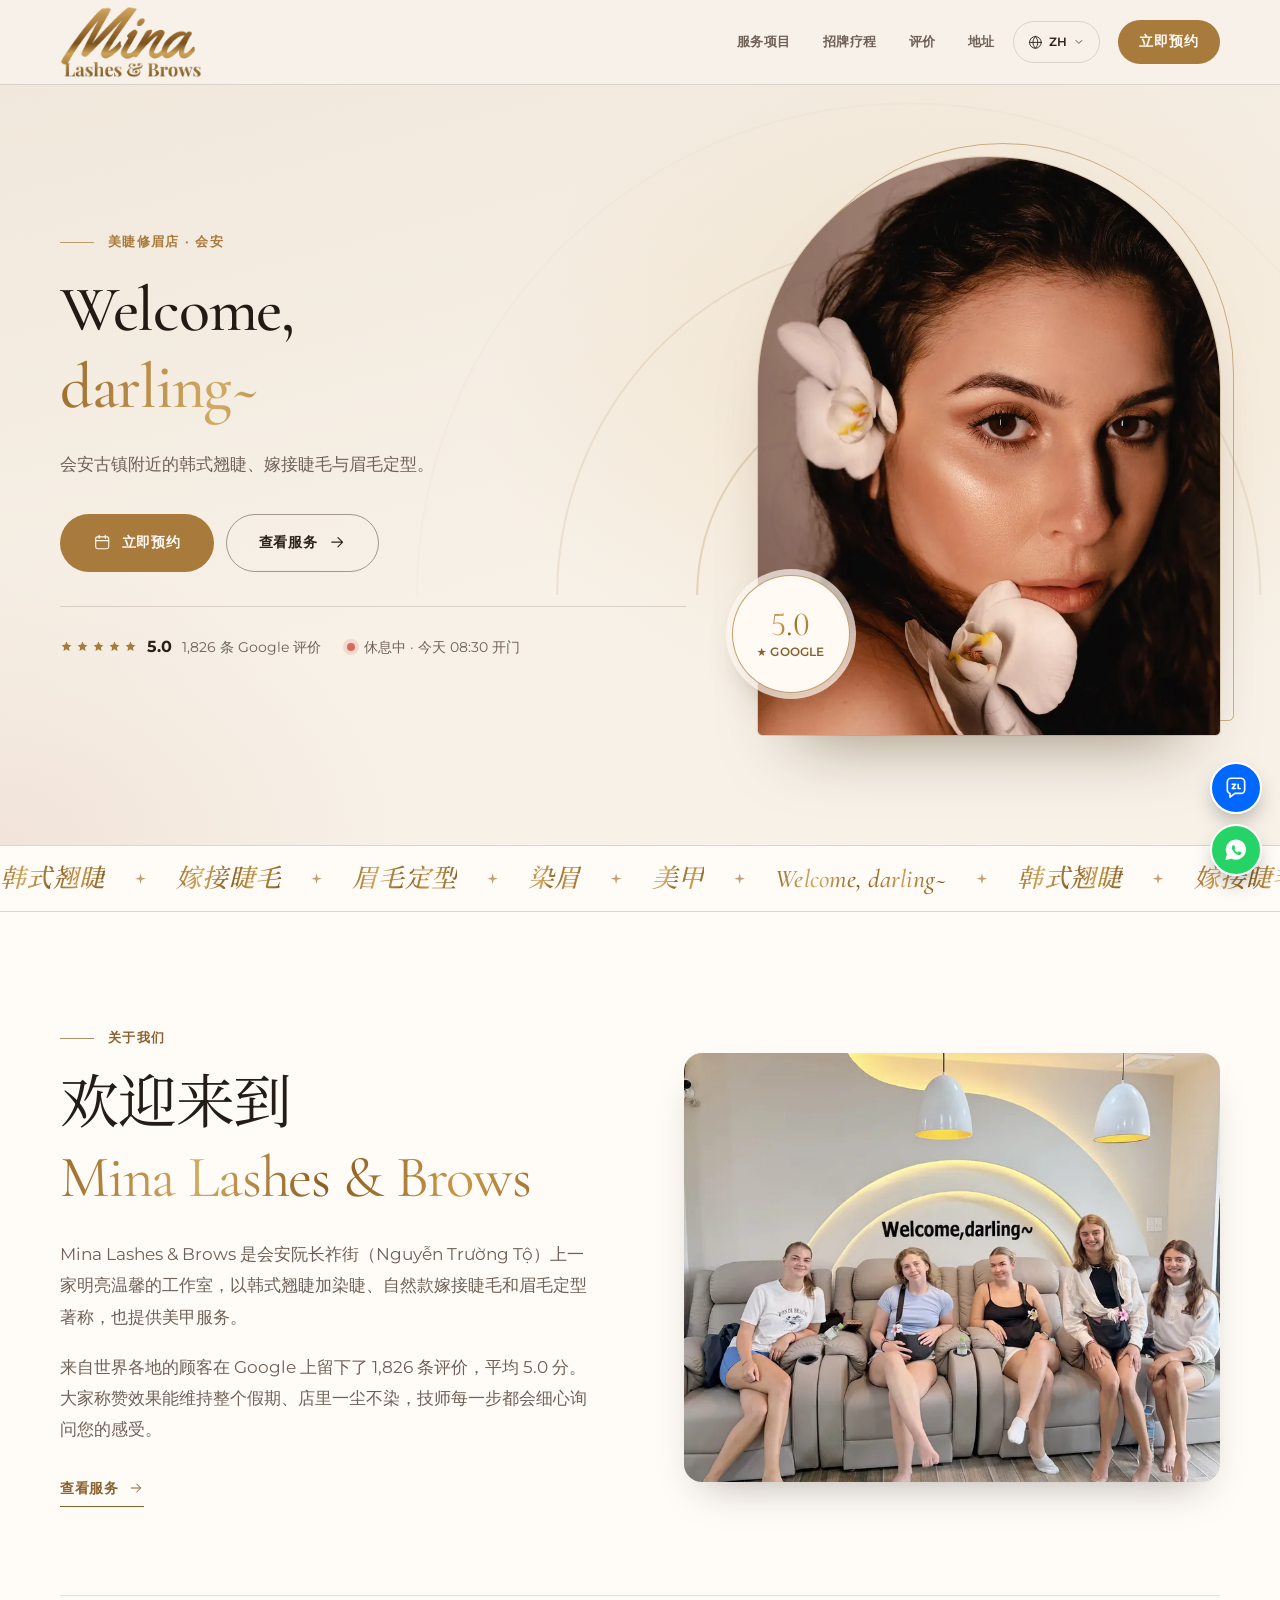
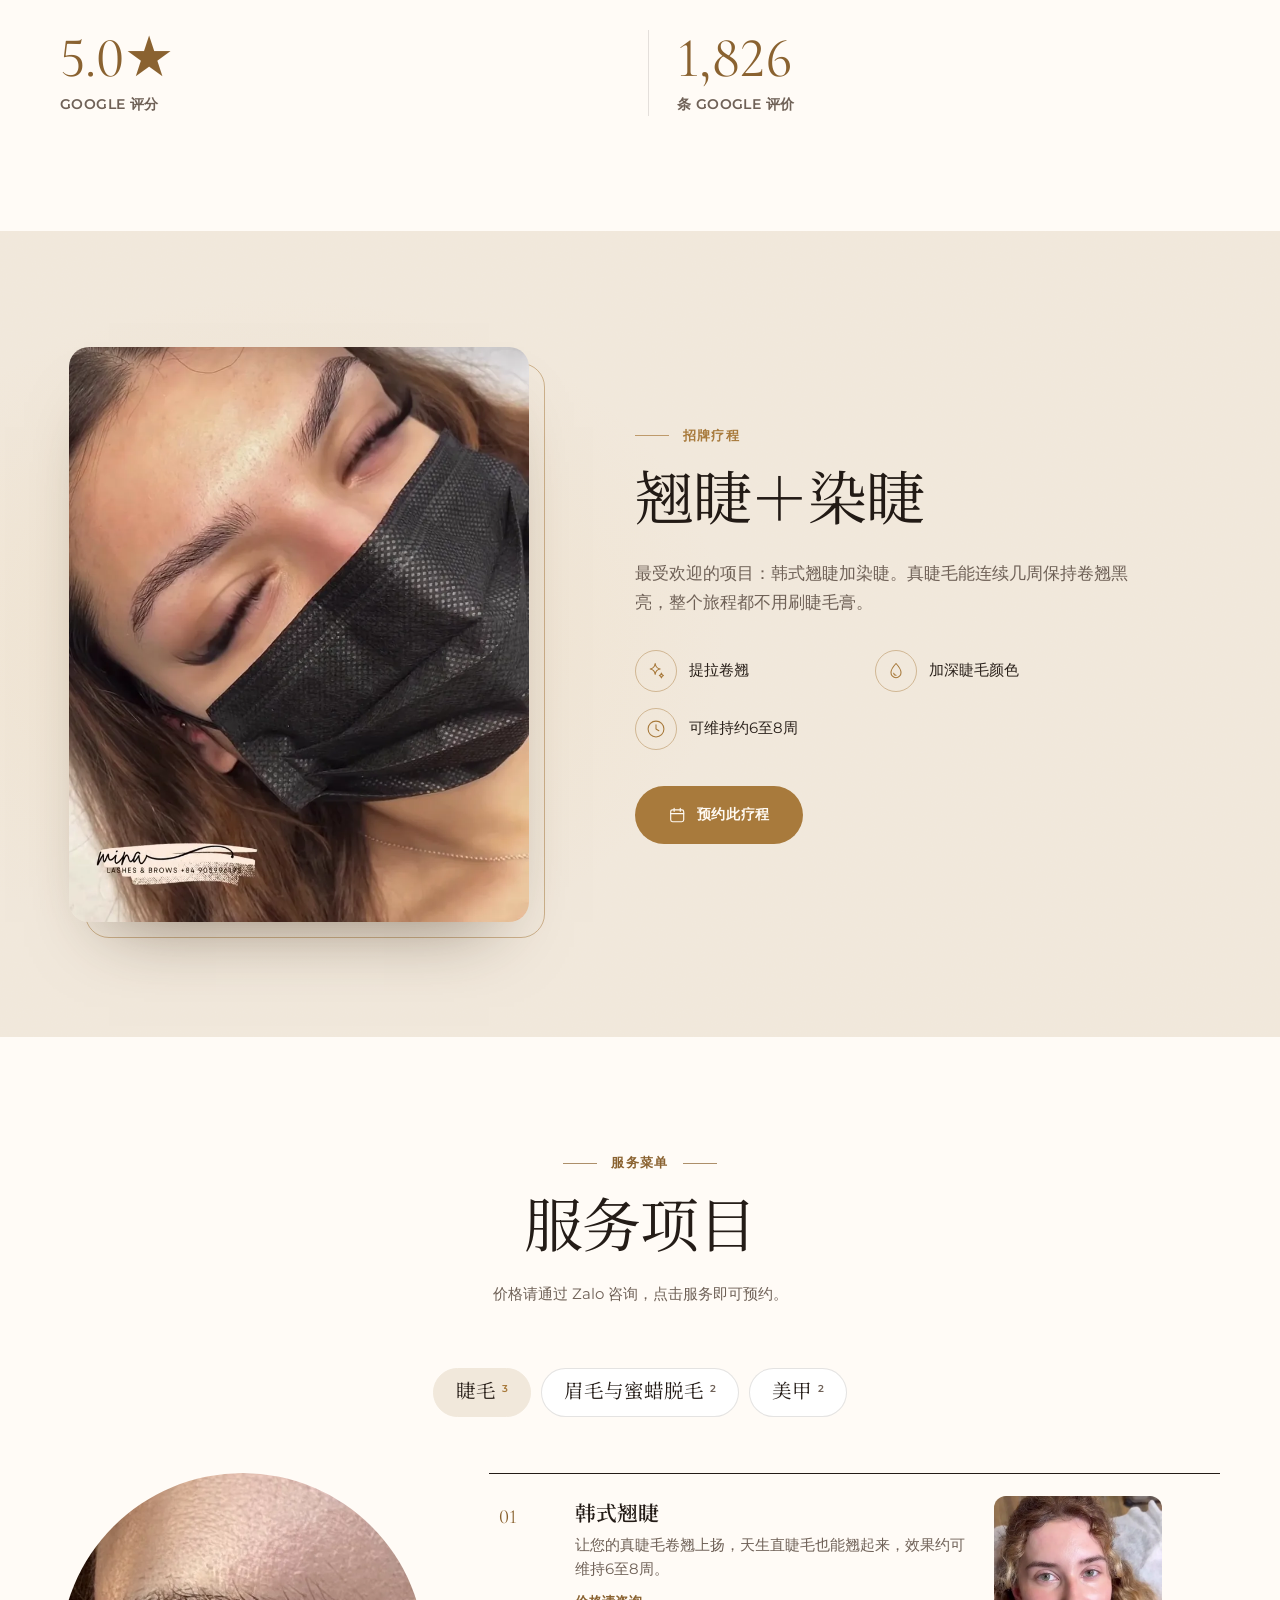
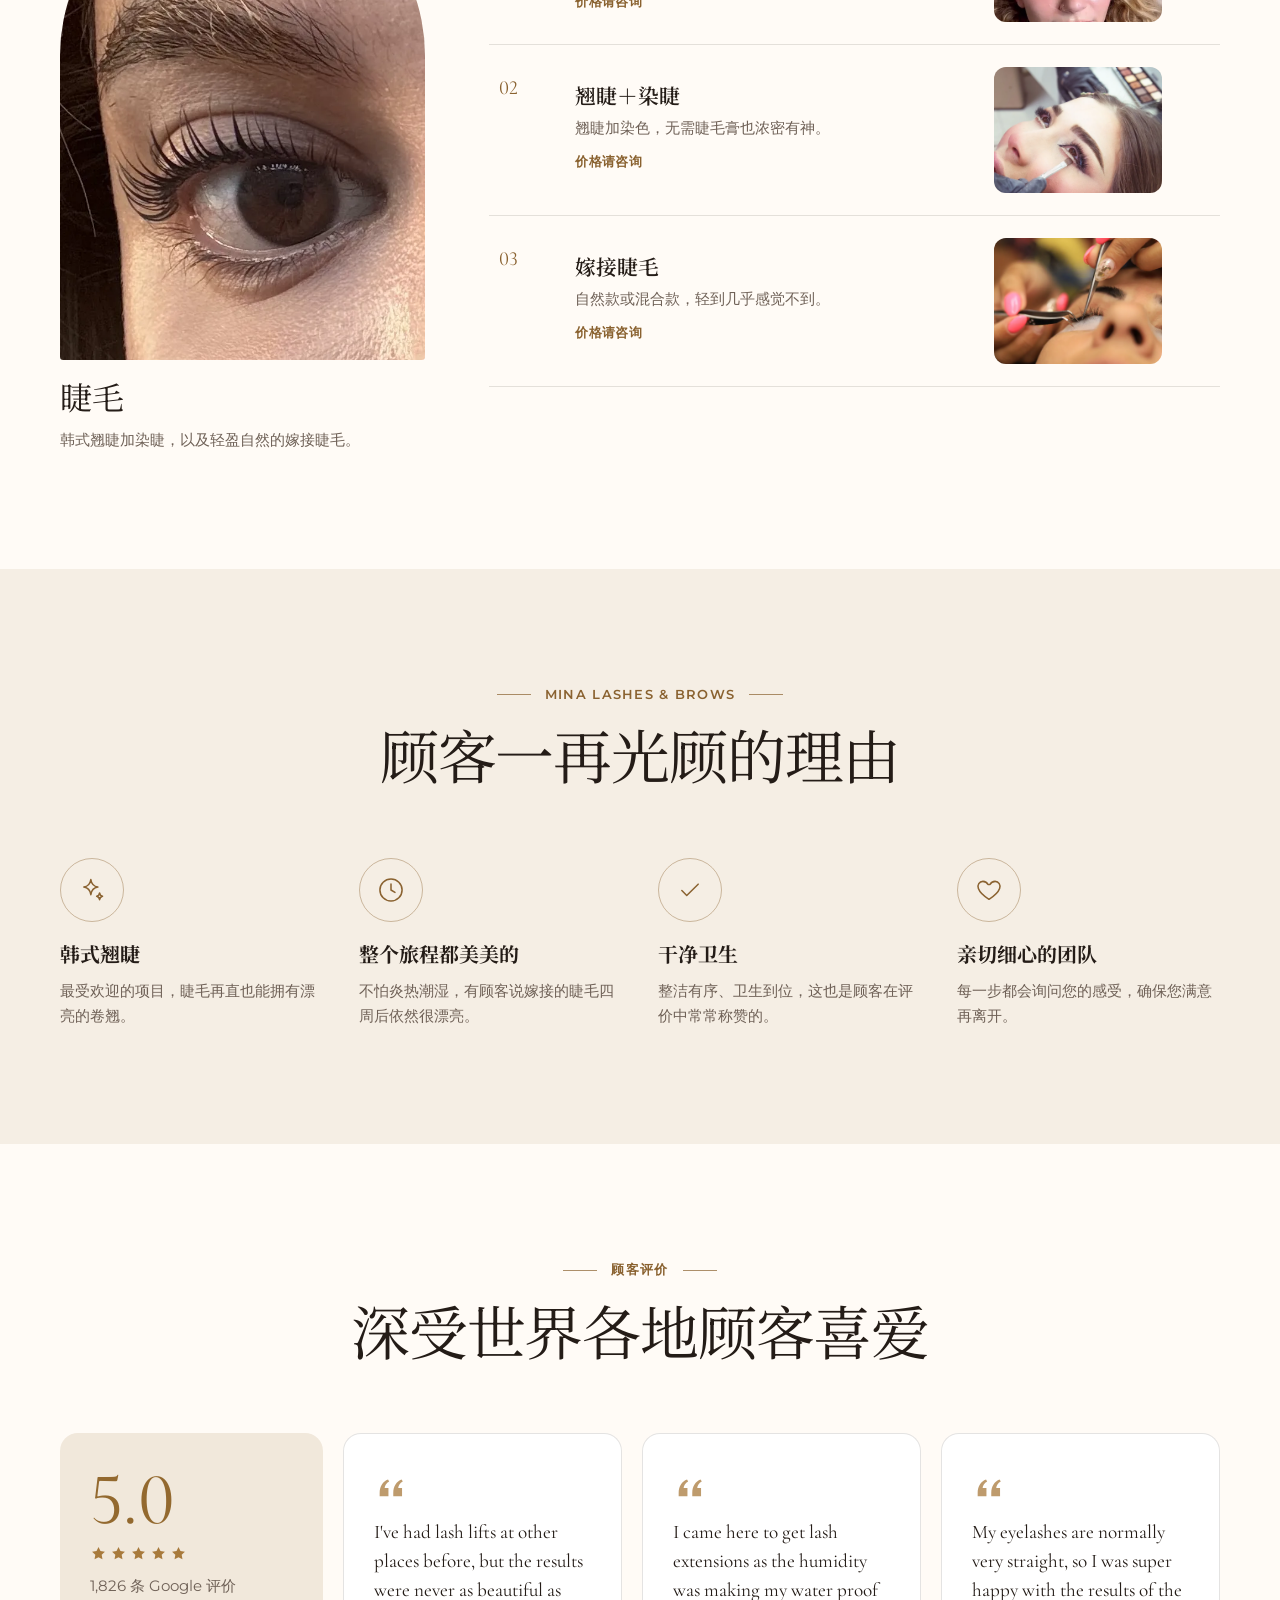
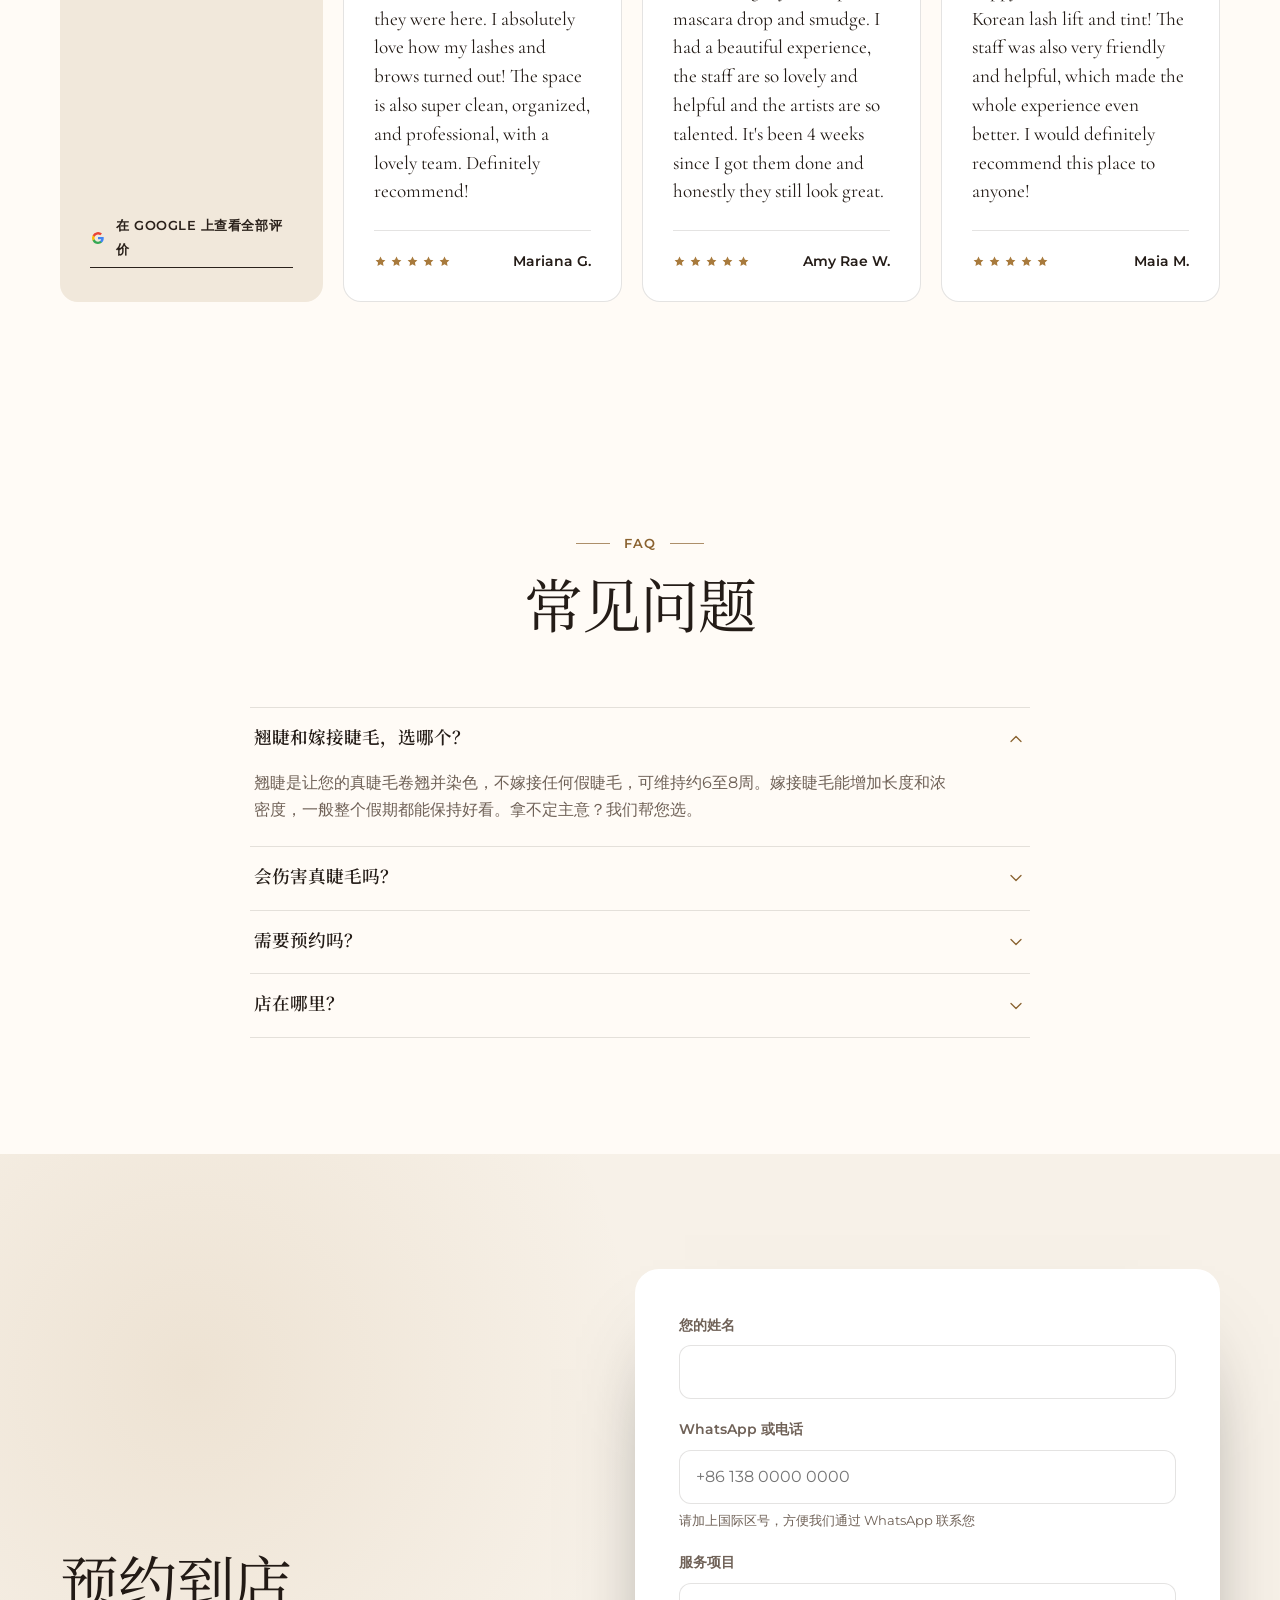
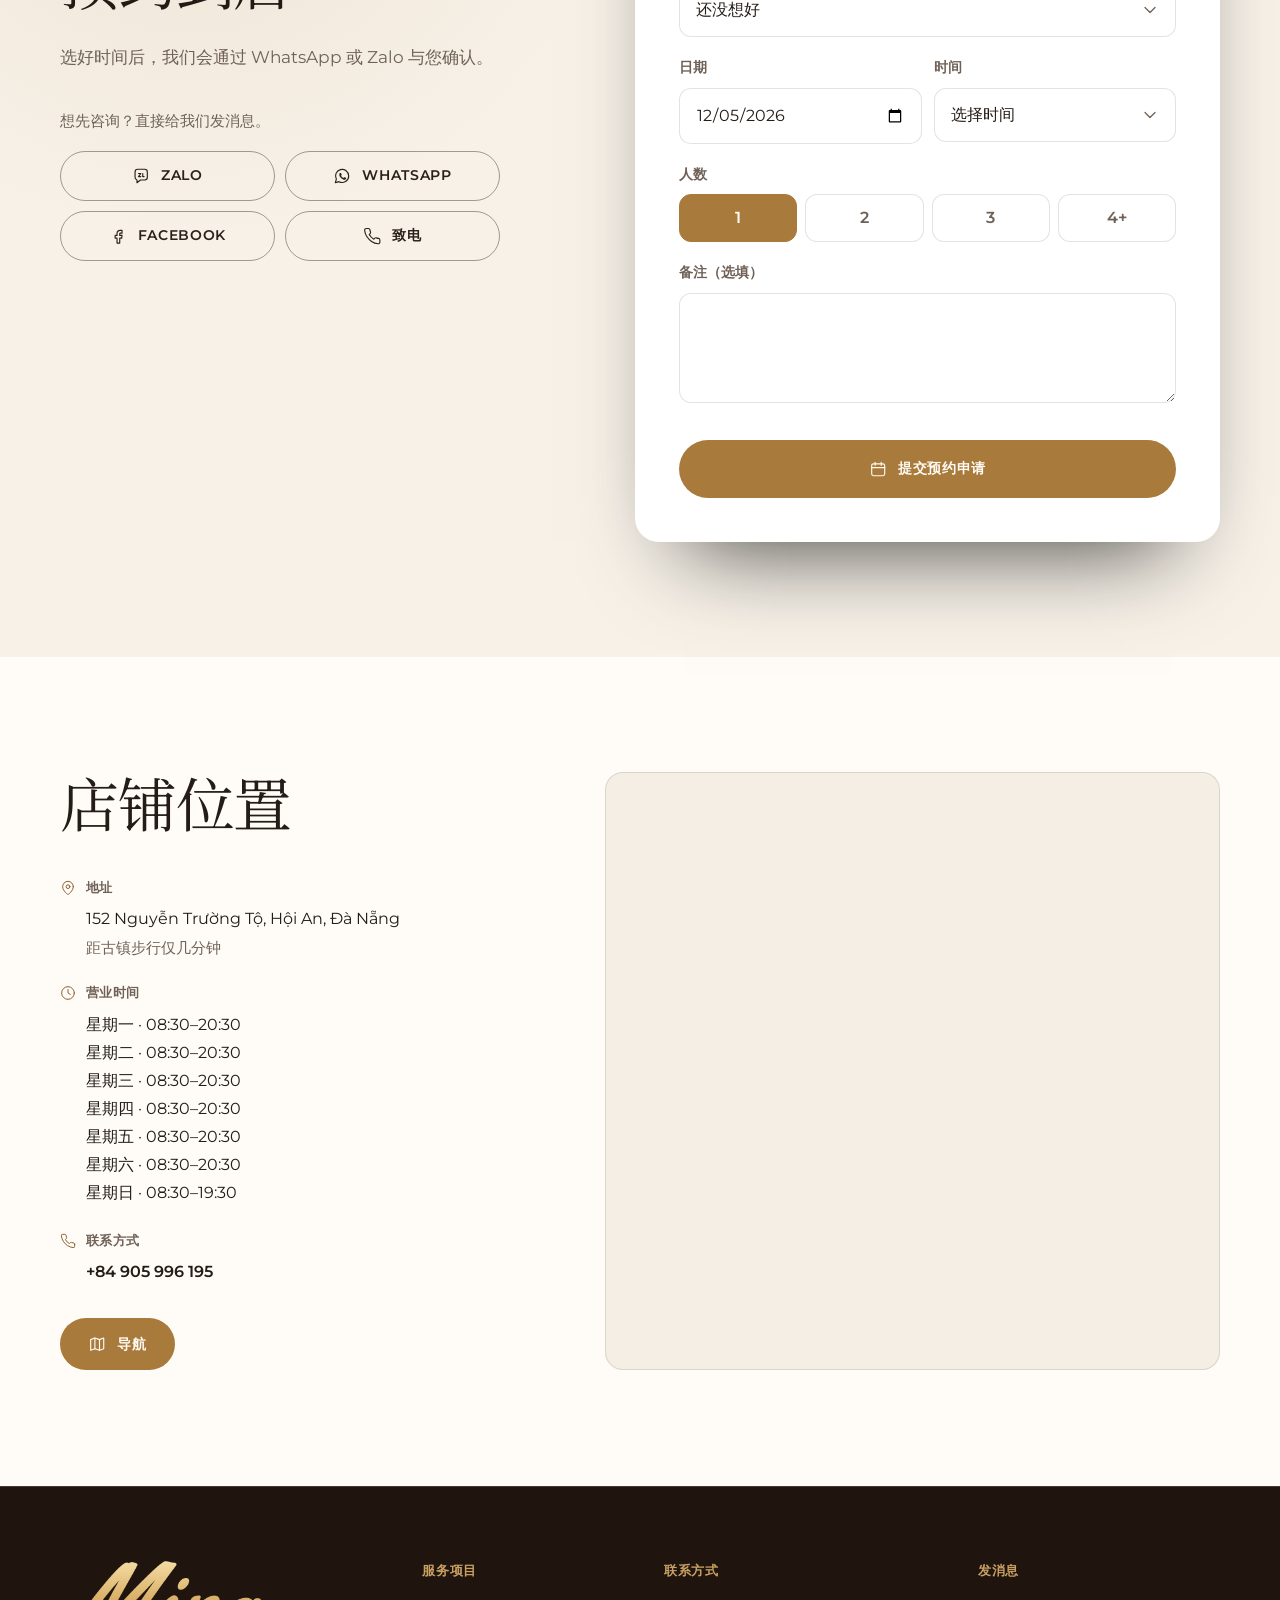
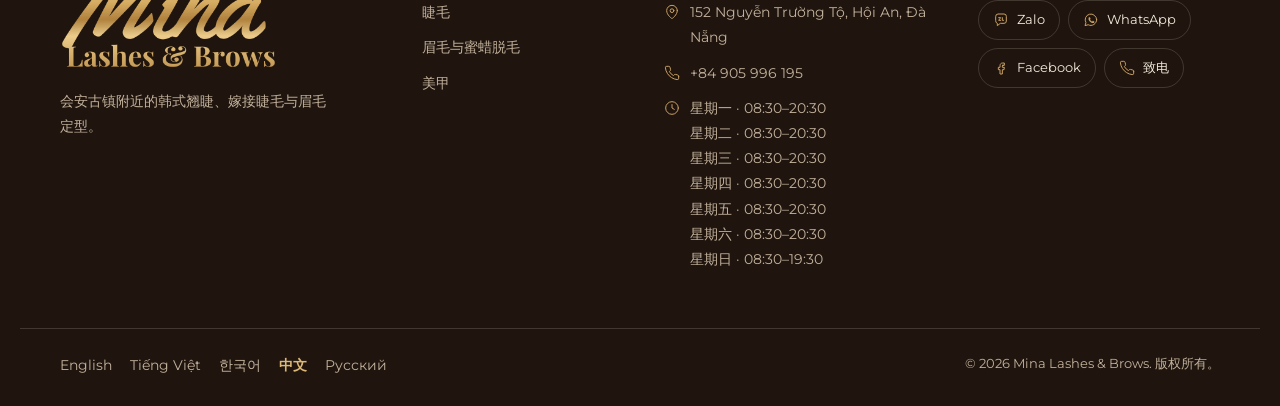
<file: zh/index.html>
<!doctype html>
<html lang="zh" class="v3 bg-glow t-light t-mina">
<head>
<meta charset="utf-8">
<meta name="viewport" content="width=device-width, initial-scale=1, viewport-fit=cover">
<title>Mina Lashes &amp; Brows · 美睫修眉店 · 会安</title>
<meta name="description" content="会安古镇附近的韩式翘睫、嫁接睫毛与眉毛定型。 · 5.0★ · 1,826 条 Google 评价">
<meta name="robots" content="noindex,nofollow">
<link rel="canonical" href="https://romans7997.github.io/mina-eyelash-hoian/zh/">
<link rel="alternate" hreflang="en" href="https://romans7997.github.io/mina-eyelash-hoian/">
<link rel="alternate" hreflang="vi" href="https://romans7997.github.io/mina-eyelash-hoian/vi/">
<link rel="alternate" hreflang="ko" href="https://romans7997.github.io/mina-eyelash-hoian/ko/">
<link rel="alternate" hreflang="zh" href="https://romans7997.github.io/mina-eyelash-hoian/zh/">
<link rel="alternate" hreflang="ru" href="https://romans7997.github.io/mina-eyelash-hoian/ru/">
<link rel="alternate" hreflang="x-default" href="https://romans7997.github.io/mina-eyelash-hoian/">
<meta property="og:type" content="website">
<meta property="og:title" content="Mina Lashes &amp; Brows">
<meta property="og:description" content="会安古镇附近的韩式翘睫、嫁接睫毛与眉毛定型。">
<meta property="og:image" content="https://romans7997.github.io/mina-eyelash-hoian/img/og.jpg"><meta name="theme-color" content="#1f150e">
<link rel="icon" href="../favicon.svg" type="image/svg+xml">
<link rel="preconnect" href="https://fonts.googleapis.com">
<link rel="preconnect" href="https://fonts.gstatic.com" crossorigin>
<link rel="stylesheet" href="https://fonts.googleapis.com/css2?family=Cormorant+Garamond:ital,wght@0,400;0,500;0,600;1,400;1,500&amp;family=Montserrat:wght@400;500;600&amp;family=Noto+Serif+SC:wght@400;600&amp;display=swap">
<link rel="stylesheet" href="../assets/v3.css?v=6aaa0906">
<style>:root{ --wood:#f7f1e8;--wood-2:#f1e8db;--wood-3:#e6d9c6;--wood-rgb:247,241,232;--cream:#fffbf6;--cream-2:#f5eee4;--paper:#ffffff;--ink:#241c17;--ink-rgb:36,28,23;--muted:#6f6157;--muted-strong:#5e5148;--line:rgba(36,28,23,.12);--on-dark:#2a211b;--on-dark-muted:#6f6157;--on-dark-rgb:42,33,27;--on-dark-head:#221a15;--line-dark:rgba(42,33,27,.14);--gold:#a87a3c;--gold-hi:#93692f;--gold-rgb:168,122,60;--btn-ink:#fffaf3;--gold-deep:#8a6230;--glow-rgb:232,190,120;--glow2-rgb:222,180,160;--deep-rgb:138,98,48;--slat-rgb:120,90,60 }</style>
<script>document.documentElement.classList.add("js")</script>
<link rel="preload" as="image" href="../img/hero-1600.webp" imagesrcset="../img/hero-800.webp 800w, ../img/hero-1600.webp 1600w" imagesizes="(min-width: 960px) 40vw, 100vw">
<script type="application/ld+json">{"@context": "https://schema.org", "@type": "BeautySalon", "name": "Mina Lashes & Brows", "telephone": "+84905996195", "url": "https://romans7997.github.io/mina-eyelash-hoian/zh/", "address": {"@type": "PostalAddress", "streetAddress": "152 Nguyễn Trường Tộ, Hội An, Đà Nẵng", "addressLocality": "Hoi An", "addressCountry": "VN"}, "openingHoursSpecification": [{"@type": "OpeningHoursSpecification", "dayOfWeek": "Monday", "opens": "08:30", "closes": "20:30"}, {"@type": "OpeningHoursSpecification", "dayOfWeek": "Tuesday", "opens": "08:30", "closes": "20:30"}, {"@type": "OpeningHoursSpecification", "dayOfWeek": "Wednesday", "opens": "08:30", "closes": "20:30"}, {"@type": "OpeningHoursSpecification", "dayOfWeek": "Thursday", "opens": "08:30", "closes": "20:30"}, {"@type": "OpeningHoursSpecification", "dayOfWeek": "Friday", "opens": "08:30", "closes": "20:30"}, {"@type": "OpeningHoursSpecification", "dayOfWeek": "Saturday", "opens": "08:30", "closes": "20:30"}, {"@type": "OpeningHoursSpecification", "dayOfWeek": "Sunday", "opens": "08:30", "closes": "19:30"}], "sameAs": ["https://www.facebook.com/eyelashhoian", "https://www.google.com/maps/place/?q=place_id:ChIJb_QB13oNQjERN3Wv3GQzDhs"], "priceRange": "₫₫", "image": "https://romans7997.github.io/mina-eyelash-hoian/img/hero-1600.webp"}</script>
<script type="application/ld+json">{"@context": "https://schema.org", "@type": "FAQPage", "mainEntity": [{"@type": "Question", "name": "翘睫和嫁接睫毛，选哪个？", "acceptedAnswer": {"@type": "Answer", "text": "翘睫是让您的真睫毛卷翘并染色，不嫁接任何假睫毛，可维持约6至8周。嫁接睫毛能增加长度和浓密度，一般整个假期都能保持好看。拿不定主意？我们帮您选。"}}, {"@type": "Question", "name": "会伤害真睫毛吗？", "acceptedAnswer": {"@type": "Answer", "text": "我们手法轻柔，全程关注您的感受。翘睫不会在睫毛上加任何东西，嫁接的睫毛也轻盈舒适。"}}, {"@type": "Question", "name": "需要预约吗？", "acceptedAnswer": {"@type": "Answer", "text": "想约到心仪的时间，最好提前预约，旺季尤其如此。在线选好时间，我们会通过 WhatsApp 或 Zalo 确认。"}}, {"@type": "Question", "name": "店在哪里？", "acceptedAnswer": {"@type": "Answer", "text": "会安阮长祚街（Nguyễn Trường Tộ）152号，步行几分钟就到古镇。营业时间 8:30–20:30，周日到 19:30。"}}]}</script>
</head>
<body>
<a class="skip" href="#main">跳到正文</a>

<header class="nav" id="top">
  <div class="wrap nav-inner">
    <a class="logo" href="#top" aria-label="Mina Lashes &amp; Brows"><img class="logo-img" src="../logo-wide.png" alt="Mina Lashes &amp; Brows" width="710" height="360"></a>
    <nav class="nav-links" aria-label="菜单">
      <a href="#services">服务项目</a>
<a href="#signature">招牌疗程</a><a href="#reviews">评价</a>      <a href="#visit">地址</a>
    </nav>
    <details class="lang">
      <summary aria-label="语言"><svg class="ic" viewBox="0 0 24 24" aria-hidden="true" focusable="false"><circle cx="12" cy="12" r="9.5"/><path d="M2.5 12h19M12 2.5c2.6 2.8 3.9 6 3.9 9.5S14.6 18.7 12 21.5C9.4 18.7 8.1 15.5 8.1 12S9.4 5.3 12 2.5z"/></svg><span>ZH</span><svg class="ic chev" viewBox="0 0 24 24" aria-hidden="true" focusable="false"><path d="M6 9l6 6 6-6"/></svg></summary>
      <ul class="lang-menu">
<li><a href="../" hreflang="en" lang="en" data-lang="en">English</a></li>
<li><a href="../vi/" hreflang="vi" lang="vi" data-lang="vi">Tiếng Việt</a></li>
<li><a href="../ko/" hreflang="ko" lang="ko" data-lang="ko">한국어</a></li>
<li><a href="../zh/" hreflang="zh" lang="zh" data-lang="zh" aria-current="true">中文</a></li>
<li><a href="../ru/" hreflang="ru" lang="ru" data-lang="ru">Русский</a></li>
      </ul>
    </details>
<a class="btn btn-gold btn-sm nav-book" href="#book">立即预约</a>  </div>
</header>

<main id="main">
  <section class="hero">
    
    <div class="wrap hero-grid">
      <div class="hero-copy">
        <p class="eyebrow eyebrow-light">美睫修眉店 · 会安</p>
        <h1 class="hero-title"><span>Welcome,</span> <em>darling~</em></h1>
        <p class="hero-lead">会安古镇附近的韩式翘睫、嫁接睫毛与眉毛定型。</p>
        <div class="hero-cta">
<a class="btn btn-gold btn-lg" href="#book"><svg class="ic" viewBox="0 0 24 24" aria-hidden="true" focusable="false"><rect x="3.5" y="5" width="17" height="15.5" rx="2.5"/><path d="M8 3v4M16 3v4M3.5 10h17"/></svg><span>立即预约</span></a><a class="btn btn-line-light btn-lg" href="#services"><span>查看服务</span><svg class="ic" viewBox="0 0 24 24" aria-hidden="true" focusable="false"><path d="M5 12h14M13 6l6 6-6 6"/></svg></a>        </div>
        <div class="hero-meta">
<a class="hero-rating" href="https://www.google.com/maps/place/?q=place_id:ChIJb_QB13oNQjERN3Wv3GQzDhs" target="_blank" rel="noopener"><span class="stars xs" role="img" aria-label="5.0 / 5"><svg class="st" viewBox="0 0 24 24" aria-hidden="true" focusable="false"><path class="fill" d="M12 2.8l2.8 5.8 6.3.9-4.6 4.4 1.1 6.3L12 17.2l-5.6 3 1.1-6.3L2.9 9.5l6.3-.9z"/></svg><svg class="st" viewBox="0 0 24 24" aria-hidden="true" focusable="false"><path class="fill" d="M12 2.8l2.8 5.8 6.3.9-4.6 4.4 1.1 6.3L12 17.2l-5.6 3 1.1-6.3L2.9 9.5l6.3-.9z"/></svg><svg class="st" viewBox="0 0 24 24" aria-hidden="true" focusable="false"><path class="fill" d="M12 2.8l2.8 5.8 6.3.9-4.6 4.4 1.1 6.3L12 17.2l-5.6 3 1.1-6.3L2.9 9.5l6.3-.9z"/></svg><svg class="st" viewBox="0 0 24 24" aria-hidden="true" focusable="false"><path class="fill" d="M12 2.8l2.8 5.8 6.3.9-4.6 4.4 1.1 6.3L12 17.2l-5.6 3 1.1-6.3L2.9 9.5l6.3-.9z"/></svg><svg class="st" viewBox="0 0 24 24" aria-hidden="true" focusable="false"><path class="fill" d="M12 2.8l2.8 5.8 6.3.9-4.6 4.4 1.1 6.3L12 17.2l-5.6 3 1.1-6.3L2.9 9.5l6.3-.9z"/></svg></span><strong>5.0</strong><span>1,826 条 Google 评价</span></a><span id="open-status" class="open-status">星期一 · 08:30–20:30</span>        </div>
      </div>
      <div class="hero-media">
        <div class="arch"><img src="../img/hero-1600.webp" srcset="../img/hero-800.webp 800w, ../img/hero-1600.webp 1600w" sizes="(min-width: 960px) 40vw, 100vw" alt="" width="1600" height="2400" fetchpriority="high" style="object-position:50% 30%"></div>
<div class="seal" aria-hidden="true"><span class="seal-big">5.0</span><span class="seal-small">★ Google</span></div>      </div>
    </div>
  </section>

  <div class="ticker" aria-hidden="true"><div class="ticker-track"><span class="ticker-run"><span>韩式翘睫</span><i class="tk-star"></i><span>嫁接睫毛</span><i class="tk-star"></i><span>眉毛定型</span><i class="tk-star"></i><span>染眉</span><i class="tk-star"></i><span>美甲</span><i class="tk-star"></i><span>Welcome, darling~</span><i class="tk-star"></i></span><span class="ticker-run"><span>韩式翘睫</span><i class="tk-star"></i><span>嫁接睫毛</span><i class="tk-star"></i><span>眉毛定型</span><i class="tk-star"></i><span>染眉</span><i class="tk-star"></i><span>美甲</span><i class="tk-star"></i><span>Welcome, darling~</span><i class="tk-star"></i></span></div></div>

  <section class="section intro" id="about">
    <div class="wrap">
      <div class="intro-grid">
        <div class="intro-copy">
          <p class="eyebrow">关于我们</p>
          <h2>欢迎来到 <em>Mina Lashes &amp; Brows</em></h2>
<p class="lead">Mina Lashes &amp; Brows 是会安阮长祚街（Nguyễn Trường Tộ）上一家明亮温馨的工作室，以韩式翘睫加染睫、自然款嫁接睫毛和眉毛定型著称，也提供美甲服务。</p><p class="lead">来自世界各地的顾客在 Google 上留下了 1,826 条评价，平均 5.0 分。大家称赞效果能维持整个假期、店里一尘不染，技师每一步都会细心询问您的感受。</p>          <a class="link-arrow" href="#services"><span>查看服务</span><svg class="ic" viewBox="0 0 24 24" aria-hidden="true" focusable="false"><path d="M5 12h14M13 6l6 6-6 6"/></svg></a>
        </div>
        <div class="intro-media"><img src="../img/about-1600.webp" srcset="../img/about-800.webp 800w, ../img/about-1600.webp 1600w" sizes="(min-width: 960px) 42vw, 100vw" alt="" width="1600" height="1303" loading="lazy" decoding="async" style="object-position:50% 45%"></div>
      </div>
      <ul class="stats" style="--n:2">
<li><span class="stat-big">5.0★</span><span class="stat-small">Google 评分</span></li>
<li><span class="stat-big">1,826</span><span class="stat-small">条 Google 评价</span></li>
      </ul>
    </div>
  </section>

  <section class="section signature" id="signature">
    
    <div class="wrap sig-grid">
<div class="sig-media"><div class="sig-frame"><img src="../img/sig-1080.webp" srcset="../img/sig-800.webp 800w, ../img/sig-1080.webp 1080w" sizes="(min-width: 960px) 40vw, 100vw" alt="" width="1080" height="1504" loading="lazy" decoding="async" style="object-position:50% 38%"></div></div>      <div class="sig-copy">
        <p class="eyebrow eyebrow-light">招牌疗程</p>
        <h2>翘睫＋染睫</h2>
<p class="sig-desc">最受欢迎的项目：韩式翘睫加染睫。真睫毛能连续几周保持卷翘黑亮，整个旅程都不用刷睫毛膏。</p>        <ul class="sig-incl" aria-label="疗程包含">
<li><svg class="ic" viewBox="0 0 24 24" aria-hidden="true" focusable="false"><path d="M11 3c.6 4.2 2.2 5.9 6 6.5-3.8.6-5.4 2.3-6 6.5-.6-4.2-2.2-5.9-6-6.5 3.8-.6 5.4-2.3 6-6.5z"/><path d="M18.5 14.5c.3 1.8 1 2.6 2.5 2.9-1.5.3-2.2 1.1-2.5 2.9-.3-1.8-1-2.6-2.5-2.9 1.5-.3 2.2-1.1 2.5-2.9z"/></svg><span>提拉卷翘</span></li><li><svg class="ic" viewBox="0 0 24 24" aria-hidden="true" focusable="false"><path d="M12 3s6 6.4 6 11a6 6 0 0 1-12 0c0-4.6 6-11 6-11z"/><path d="M9.2 14.6a2.9 2.9 0 0 0 2.8 2.6"/></svg><span>加深睫毛颜色</span></li><li><svg class="ic" viewBox="0 0 24 24" aria-hidden="true" focusable="false"><circle cx="12" cy="12" r="9.5"/><path d="M12 6.8V12l3.4 2"/></svg><span>可维持约6至8周</span></li>        </ul>
<a class="btn btn-gold btn-lg" href="#book" data-service="s0-1"><svg class="ic" viewBox="0 0 24 24" aria-hidden="true" focusable="false"><rect x="3.5" y="5" width="17" height="15.5" rx="2.5"/><path d="M8 3v4M16 3v4M3.5 10h17"/></svg><span>预约此疗程</span></a>      </div>
    </div>
  </section>


  <section class="section menu-sec" id="services">
    <div class="wrap">
      <header class="section-head center">
        <p class="eyebrow">服务菜单</p>
        <h2>服务项目</h2>
        <p class="section-note">价格请通过 Zalo 咨询，点击服务即可预约。</p>
      </header>
      <div class="tabs" role="tablist" aria-label="服务项目">
<button type="button" role="tab" id="tab-cat0" aria-controls="cat0" aria-selected="true">睫毛<sup>3</sup></button><button type="button" role="tab" id="tab-cat1" aria-controls="cat1" aria-selected="false" tabindex="-1">眉毛与蜜蜡脱毛<sup>2</sup></button><button type="button" role="tab" id="tab-cat2" aria-controls="cat2" aria-selected="false" tabindex="-1">美甲<sup>2</sup></button>      </div>
      <div class="panel is-active" id="cat0" role="tabpanel" aria-labelledby="tab-cat0">
        <div class="panel-media">
<div class="panel-img"><img src="../img/c0-616.webp" srcset="../img/c0-616.webp 616w" sizes="(min-width: 960px) 30vw, 140px" alt="" width="616" height="818" fetchpriority="high" style="object-position:50% 50%"></div>          <h3 class="panel-title">睫毛</h3>
<p class="panel-desc">韩式翘睫加染睫，以及轻盈自然的嫁接睫毛。</p>        </div>
        <div class="panel-list">
          <div class="mr">
            <a class="mr-row" href="#book" data-service="s0-0">
              <span class="mr-num">01</span>
<span class="mr-img"><img src="../img/m0-0-576.webp" srcset="../img/m0-0-576.webp 576w" sizes="(min-width: 960px) 160px, 96px" alt="" width="576" height="676" loading="lazy" decoding="async" style="object-position:50% 45%"></span>              <span class="mr-body"><span class="mr-name">韩式翘睫</span><small>让您的真睫毛卷翘上扬，天生直睫毛也能翘起来，效果约可维持6至8周。</small><em class="mr-ask">价格请咨询</em></span>
              <span class="mt-go"><svg class="ic" viewBox="0 0 24 24" aria-hidden="true" focusable="false"><path d="M5 12h14M13 6l6 6-6 6"/></svg></span>
            </a>
            <a class="mr-row" href="#book" data-service="s0-1">
              <span class="mr-num">02</span>
<span class="mr-img"><img src="../img/m0-1-1600.webp" srcset="../img/m0-1-800.webp 800w, ../img/m0-1-1600.webp 1600w" sizes="(min-width: 960px) 160px, 96px" alt="" width="1600" height="2400" loading="lazy" decoding="async" style="object-position:50% 40%"></span>              <span class="mr-body"><span class="mr-name">翘睫＋染睫</span><small>翘睫加染色，无需睫毛膏也浓密有神。</small><em class="mr-ask">价格请咨询</em></span>
              <span class="mt-go"><svg class="ic" viewBox="0 0 24 24" aria-hidden="true" focusable="false"><path d="M5 12h14M13 6l6 6-6 6"/></svg></span>
            </a>
            <a class="mr-row" href="#book" data-service="s0-2">
              <span class="mr-num">03</span>
<span class="mr-img"><img src="../img/m0-2-1600.webp" srcset="../img/m0-2-800.webp 800w, ../img/m0-2-1600.webp 1600w" sizes="(min-width: 960px) 160px, 96px" alt="" width="1600" height="2400" loading="lazy" decoding="async" style="object-position:50% 40%"></span>              <span class="mr-body"><span class="mr-name">嫁接睫毛</span><small>自然款或混合款，轻到几乎感觉不到。</small><em class="mr-ask">价格请咨询</em></span>
              <span class="mt-go"><svg class="ic" viewBox="0 0 24 24" aria-hidden="true" focusable="false"><path d="M5 12h14M13 6l6 6-6 6"/></svg></span>
            </a>
          </div>
        </div>
      </div>
      <div class="panel" id="cat1" role="tabpanel" aria-labelledby="tab-cat1">
        <div class="panel-media">
<div class="panel-img"><img src="../img/c1-886.webp" srcset="../img/c1-800.webp 800w, ../img/c1-886.webp 886w" sizes="(min-width: 960px) 30vw, 140px" alt="" width="886" height="1160" loading="lazy" decoding="async" style="object-position:50% 40%"></div>          <h3 class="panel-title">眉毛与蜜蜡脱毛</h3>
<p class="panel-desc">眉毛定型、染眉、修眉，以及温和的蜜蜡脱毛。</p>        </div>
        <div class="panel-list">
          <div class="mr">
            <a class="mr-row" href="#book" data-service="s1-0">
              <span class="mr-num">01</span>
<span class="mr-img"><img src="../img/m1-0-576.webp" srcset="../img/m1-0-576.webp 576w" sizes="(min-width: 960px) 160px, 96px" alt="" width="576" height="676" loading="lazy" decoding="async" style="object-position:50% 30%"></span>              <span class="mr-body"><span class="mr-name">眉毛定型</span><small>眉毛更浓密整齐，持久定型。</small><em class="mr-ask">价格请咨询</em></span>
              <span class="mt-go"><svg class="ic" viewBox="0 0 24 24" aria-hidden="true" focusable="false"><path d="M5 12h14M13 6l6 6-6 6"/></svg></span>
            </a>
            <a class="mr-row" href="#book" data-service="s1-1">
              <span class="mr-num">02</span>
<span class="mr-img"><img src="../img/m1-1-1600.webp" srcset="../img/m1-1-800.webp 800w, ../img/m1-1-1600.webp 1600w" sizes="(min-width: 960px) 160px, 96px" alt="" width="1600" height="2400" loading="lazy" decoding="async" style="object-position:50% 40%"></span>              <span class="mr-body"><span class="mr-name">染眉与修眉</span><small>自然的眉色和适合脸型的利落眉形。</small><em class="mr-ask">价格请咨询</em></span>
              <span class="mt-go"><svg class="ic" viewBox="0 0 24 24" aria-hidden="true" focusable="false"><path d="M5 12h14M13 6l6 6-6 6"/></svg></span>
            </a>
          </div>
        </div>
      </div>
      <div class="panel" id="cat2" role="tabpanel" aria-labelledby="tab-cat2">
        <div class="panel-media">
<div class="panel-img"><img src="../img/c2-1440.webp" srcset="../img/c2-800.webp 800w, ../img/c2-1440.webp 1440w" sizes="(min-width: 960px) 30vw, 140px" alt="" width="1440" height="1920" loading="lazy" decoding="async" style="object-position:50% 30%"></div>          <h3 class="panel-title">美甲</h3>
<p class="panel-desc">修甲、甲油胶和手绘美甲。</p>        </div>
        <div class="panel-list">
          <div class="mr">
            <a class="mr-row" href="#book" data-service="s2-0">
              <span class="mr-num">01</span>
<span class="mr-img"><img src="../img/m2-0-1600.webp" srcset="../img/m2-0-800.webp 800w, ../img/m2-0-1600.webp 1600w" sizes="(min-width: 960px) 160px, 96px" alt="" width="1600" height="2400" loading="lazy" decoding="async" style="object-position:50% 40%"></span>              <span class="mr-body"><span class="mr-name">修甲＋甲油胶</span><small>修型、护理指缘，再涂上您喜欢的颜色。</small><em class="mr-ask">价格请咨询</em></span>
              <span class="mt-go"><svg class="ic" viewBox="0 0 24 24" aria-hidden="true" focusable="false"><path d="M5 12h14M13 6l6 6-6 6"/></svg></span>
            </a>
            <a class="mr-row" href="#book" data-service="s2-1">
              <span class="mr-num">02</span>
<span class="mr-img"><img src="../img/m2-1-1600.webp" srcset="../img/m2-1-800.webp 800w, ../img/m2-1-1600.webp 1600w" sizes="(min-width: 960px) 160px, 96px" alt="" width="1600" height="1067" loading="lazy" decoding="async" style="object-position:50% 40%"></span>              <span class="mr-body"><span class="mr-name">美足</span><small>舒缓足部护理加涂色，逛了一天后正合适。</small><em class="mr-ask">价格请咨询</em></span>
              <span class="mt-go"><svg class="ic" viewBox="0 0 24 24" aria-hidden="true" focusable="false"><path d="M5 12h14M13 6l6 6-6 6"/></svg></span>
            </a>
          </div>
        </div>
      </div>
    </div>
  </section>



  <section class="section features">
    <div class="wrap">
      <header class="section-head center"><p class="eyebrow">Mina Lashes &amp; Brows</p><h2>顾客一再光顾的理由</h2></header>
      <ul class="feat-grid">
<li><span class="feat-ic"><svg class="ic" viewBox="0 0 24 24" aria-hidden="true" focusable="false"><path d="M11 3c.6 4.2 2.2 5.9 6 6.5-3.8.6-5.4 2.3-6 6.5-.6-4.2-2.2-5.9-6-6.5 3.8-.6 5.4-2.3 6-6.5z"/><path d="M18.5 14.5c.3 1.8 1 2.6 2.5 2.9-1.5.3-2.2 1.1-2.5 2.9-.3-1.8-1-2.6-2.5-2.9 1.5-.3 2.2-1.1 2.5-2.9z"/></svg></span><h3>韩式翘睫</h3><p>最受欢迎的项目，睫毛再直也能拥有漂亮的卷翘。</p></li>
<li><span class="feat-ic"><svg class="ic" viewBox="0 0 24 24" aria-hidden="true" focusable="false"><circle cx="12" cy="12" r="9.5"/><path d="M12 6.8V12l3.4 2"/></svg></span><h3>整个旅程都美美的</h3><p>不怕炎热潮湿，有顾客说嫁接的睫毛四周后依然很漂亮。</p></li>
<li><span class="feat-ic"><svg class="ic" viewBox="0 0 24 24" aria-hidden="true" focusable="false"><path d="M5 12.5l4.2 4.2L19 7"/></svg></span><h3>干净卫生</h3><p>整洁有序、卫生到位，这也是顾客在评价中常常称赞的。</p></li>
<li><span class="feat-ic"><svg class="ic" viewBox="0 0 24 24" aria-hidden="true" focusable="false"><path d="M12 20s-7.4-4.5-9.1-9.2C1.7 7.5 3.7 4.6 6.8 4.6c2.1 0 3.6 1.2 4.3 2.7h1.8c.7-1.5 2.2-2.7 4.3-2.7 3.1 0 5.1 2.9 3.9 6.2C19.4 15.5 12 20 12 20z"/></svg></span><h3>亲切细心的团队</h3><p>每一步都会询问您的感受，确保您满意再离开。</p></li>
      </ul>
    </div>
  </section>


  <section class="section reviews" id="reviews">
    <div class="wrap">
      <header class="section-head center"><p class="eyebrow">顾客评价</p><h2>深受世界各地顾客喜爱</h2></header>
      <div class="rv-grid">
        <div class="rv-sum">
          <span class="rv-num">5.0</span>
          <div class="rv-sum-txt">
            <span class="stars" role="img" aria-label="5.0 / 5"><svg class="st" viewBox="0 0 24 24" aria-hidden="true" focusable="false"><path class="fill" d="M12 2.8l2.8 5.8 6.3.9-4.6 4.4 1.1 6.3L12 17.2l-5.6 3 1.1-6.3L2.9 9.5l6.3-.9z"/></svg><svg class="st" viewBox="0 0 24 24" aria-hidden="true" focusable="false"><path class="fill" d="M12 2.8l2.8 5.8 6.3.9-4.6 4.4 1.1 6.3L12 17.2l-5.6 3 1.1-6.3L2.9 9.5l6.3-.9z"/></svg><svg class="st" viewBox="0 0 24 24" aria-hidden="true" focusable="false"><path class="fill" d="M12 2.8l2.8 5.8 6.3.9-4.6 4.4 1.1 6.3L12 17.2l-5.6 3 1.1-6.3L2.9 9.5l6.3-.9z"/></svg><svg class="st" viewBox="0 0 24 24" aria-hidden="true" focusable="false"><path class="fill" d="M12 2.8l2.8 5.8 6.3.9-4.6 4.4 1.1 6.3L12 17.2l-5.6 3 1.1-6.3L2.9 9.5l6.3-.9z"/></svg><svg class="st" viewBox="0 0 24 24" aria-hidden="true" focusable="false"><path class="fill" d="M12 2.8l2.8 5.8 6.3.9-4.6 4.4 1.1 6.3L12 17.2l-5.6 3 1.1-6.3L2.9 9.5l6.3-.9z"/></svg></span>
            <p>1,826 条 Google 评价</p>
<a class="link-arrow" href="https://www.google.com/maps/place/?q=place_id:ChIJb_QB13oNQjERN3Wv3GQzDhs" target="_blank" rel="noopener"><svg class="ic g" viewBox="0 0 24 24" aria-hidden="true" focusable="false"><path d="M20.6 12.2c0-.6-.1-1.2-.2-1.8H12v3.4h4.8a4.1 4.1 0 0 1-1.8 2.7v2.2h2.9c1.7-1.6 2.7-3.9 2.7-6.5z" class="fill g1"/><path d="M12 21c2.4 0 4.5-.8 5.9-2.2L15 16.6c-.8.5-1.8.9-3 .9-2.3 0-4.3-1.6-5-3.7H4v2.3A9 9 0 0 0 12 21z" class="fill g2"/><path d="M7 13.8a5.4 5.4 0 0 1 0-3.5V8H4a9 9 0 0 0 0 8.1z" class="fill g3"/><path d="M12 6.6c1.3 0 2.5.5 3.4 1.3l2.6-2.6A9 9 0 0 0 4 8l3 2.3c.7-2.1 2.7-3.7 5-3.7z" class="fill g4"/></svg><span>在 Google 上查看全部评价</span></a>          </div>
        </div>
        <div class="rv-list">
        <figure class="rv">
          <svg class="ic rv-q" viewBox="0 0 24 24" aria-hidden="true" focusable="false"><path class="fill" d="M4 17.5c0-4.6 2.3-8 5.9-9.4l.8 1.5c-2 1.1-3.1 2.8-3.2 4.6h2.7V20H4zm9.6 0c0-4.6 2.3-8 5.9-9.4l.8 1.5c-2 1.1-3.1 2.8-3.2 4.6h2.7V20h-6.2z"/></svg>
          <blockquote lang="en">I&#39;ve had lash lifts at other places before, but the results were never as beautiful as they were here. I absolutely love how my lashes and brows turned out! The space is also super clean, organized, and professional, with a lovely team. Definitely recommend!</blockquote>
          <figcaption><span class="stars xs" role="img" aria-label="5 / 5"><svg class="st" viewBox="0 0 24 24" aria-hidden="true" focusable="false"><path class="fill" d="M12 2.8l2.8 5.8 6.3.9-4.6 4.4 1.1 6.3L12 17.2l-5.6 3 1.1-6.3L2.9 9.5l6.3-.9z"/></svg><svg class="st" viewBox="0 0 24 24" aria-hidden="true" focusable="false"><path class="fill" d="M12 2.8l2.8 5.8 6.3.9-4.6 4.4 1.1 6.3L12 17.2l-5.6 3 1.1-6.3L2.9 9.5l6.3-.9z"/></svg><svg class="st" viewBox="0 0 24 24" aria-hidden="true" focusable="false"><path class="fill" d="M12 2.8l2.8 5.8 6.3.9-4.6 4.4 1.1 6.3L12 17.2l-5.6 3 1.1-6.3L2.9 9.5l6.3-.9z"/></svg><svg class="st" viewBox="0 0 24 24" aria-hidden="true" focusable="false"><path class="fill" d="M12 2.8l2.8 5.8 6.3.9-4.6 4.4 1.1 6.3L12 17.2l-5.6 3 1.1-6.3L2.9 9.5l6.3-.9z"/></svg><svg class="st" viewBox="0 0 24 24" aria-hidden="true" focusable="false"><path class="fill" d="M12 2.8l2.8 5.8 6.3.9-4.6 4.4 1.1 6.3L12 17.2l-5.6 3 1.1-6.3L2.9 9.5l6.3-.9z"/></svg></span><span>Mariana G.</span></figcaption>
        </figure>
        <figure class="rv">
          <svg class="ic rv-q" viewBox="0 0 24 24" aria-hidden="true" focusable="false"><path class="fill" d="M4 17.5c0-4.6 2.3-8 5.9-9.4l.8 1.5c-2 1.1-3.1 2.8-3.2 4.6h2.7V20H4zm9.6 0c0-4.6 2.3-8 5.9-9.4l.8 1.5c-2 1.1-3.1 2.8-3.2 4.6h2.7V20h-6.2z"/></svg>
          <blockquote lang="en">I came here to get lash extensions as the humidity was making my water proof mascara drop and smudge. I had a beautiful experience, the staff are so lovely and helpful and the artists are so talented. It&#39;s been 4 weeks since I got them done and honestly they still look great.</blockquote>
          <figcaption><span class="stars xs" role="img" aria-label="5 / 5"><svg class="st" viewBox="0 0 24 24" aria-hidden="true" focusable="false"><path class="fill" d="M12 2.8l2.8 5.8 6.3.9-4.6 4.4 1.1 6.3L12 17.2l-5.6 3 1.1-6.3L2.9 9.5l6.3-.9z"/></svg><svg class="st" viewBox="0 0 24 24" aria-hidden="true" focusable="false"><path class="fill" d="M12 2.8l2.8 5.8 6.3.9-4.6 4.4 1.1 6.3L12 17.2l-5.6 3 1.1-6.3L2.9 9.5l6.3-.9z"/></svg><svg class="st" viewBox="0 0 24 24" aria-hidden="true" focusable="false"><path class="fill" d="M12 2.8l2.8 5.8 6.3.9-4.6 4.4 1.1 6.3L12 17.2l-5.6 3 1.1-6.3L2.9 9.5l6.3-.9z"/></svg><svg class="st" viewBox="0 0 24 24" aria-hidden="true" focusable="false"><path class="fill" d="M12 2.8l2.8 5.8 6.3.9-4.6 4.4 1.1 6.3L12 17.2l-5.6 3 1.1-6.3L2.9 9.5l6.3-.9z"/></svg><svg class="st" viewBox="0 0 24 24" aria-hidden="true" focusable="false"><path class="fill" d="M12 2.8l2.8 5.8 6.3.9-4.6 4.4 1.1 6.3L12 17.2l-5.6 3 1.1-6.3L2.9 9.5l6.3-.9z"/></svg></span><span>Amy Rae W.</span></figcaption>
        </figure>
        <figure class="rv">
          <svg class="ic rv-q" viewBox="0 0 24 24" aria-hidden="true" focusable="false"><path class="fill" d="M4 17.5c0-4.6 2.3-8 5.9-9.4l.8 1.5c-2 1.1-3.1 2.8-3.2 4.6h2.7V20H4zm9.6 0c0-4.6 2.3-8 5.9-9.4l.8 1.5c-2 1.1-3.1 2.8-3.2 4.6h2.7V20h-6.2z"/></svg>
          <blockquote lang="en">My eyelashes are normally very straight, so I was super happy with the results of the Korean lash lift and tint! The staff was also very friendly and helpful, which made the whole experience even better. I would definitely recommend this place to anyone!</blockquote>
          <figcaption><span class="stars xs" role="img" aria-label="5 / 5"><svg class="st" viewBox="0 0 24 24" aria-hidden="true" focusable="false"><path class="fill" d="M12 2.8l2.8 5.8 6.3.9-4.6 4.4 1.1 6.3L12 17.2l-5.6 3 1.1-6.3L2.9 9.5l6.3-.9z"/></svg><svg class="st" viewBox="0 0 24 24" aria-hidden="true" focusable="false"><path class="fill" d="M12 2.8l2.8 5.8 6.3.9-4.6 4.4 1.1 6.3L12 17.2l-5.6 3 1.1-6.3L2.9 9.5l6.3-.9z"/></svg><svg class="st" viewBox="0 0 24 24" aria-hidden="true" focusable="false"><path class="fill" d="M12 2.8l2.8 5.8 6.3.9-4.6 4.4 1.1 6.3L12 17.2l-5.6 3 1.1-6.3L2.9 9.5l6.3-.9z"/></svg><svg class="st" viewBox="0 0 24 24" aria-hidden="true" focusable="false"><path class="fill" d="M12 2.8l2.8 5.8 6.3.9-4.6 4.4 1.1 6.3L12 17.2l-5.6 3 1.1-6.3L2.9 9.5l6.3-.9z"/></svg><svg class="st" viewBox="0 0 24 24" aria-hidden="true" focusable="false"><path class="fill" d="M12 2.8l2.8 5.8 6.3.9-4.6 4.4 1.1 6.3L12 17.2l-5.6 3 1.1-6.3L2.9 9.5l6.3-.9z"/></svg></span><span>Maia M.</span></figcaption>
        </figure>
        </div>
      </div>
    </div>
  </section>

  <section class="section faq" id="faq">
    <div class="wrap faq-wrap">
      <header class="section-head center"><p class="eyebrow">FAQ</p><h2>常见问题</h2></header>
      <div class="faq-list">
<details class="faq-item" open><summary><span>翘睫和嫁接睫毛，选哪个？</span><svg class="ic chev" viewBox="0 0 24 24" aria-hidden="true" focusable="false"><path d="M6 9l6 6 6-6"/></svg></summary><p>翘睫是让您的真睫毛卷翘并染色，不嫁接任何假睫毛，可维持约6至8周。嫁接睫毛能增加长度和浓密度，一般整个假期都能保持好看。拿不定主意？我们帮您选。</p></details>
<details class="faq-item"><summary><span>会伤害真睫毛吗？</span><svg class="ic chev" viewBox="0 0 24 24" aria-hidden="true" focusable="false"><path d="M6 9l6 6 6-6"/></svg></summary><p>我们手法轻柔，全程关注您的感受。翘睫不会在睫毛上加任何东西，嫁接的睫毛也轻盈舒适。</p></details>
<details class="faq-item"><summary><span>需要预约吗？</span><svg class="ic chev" viewBox="0 0 24 24" aria-hidden="true" focusable="false"><path d="M6 9l6 6 6-6"/></svg></summary><p>想约到心仪的时间，最好提前预约，旺季尤其如此。在线选好时间，我们会通过 WhatsApp 或 Zalo 确认。</p></details>
<details class="faq-item"><summary><span>店在哪里？</span><svg class="ic chev" viewBox="0 0 24 24" aria-hidden="true" focusable="false"><path d="M6 9l6 6 6-6"/></svg></summary><p>会安阮长祚街（Nguyễn Trường Tộ）152号，步行几分钟就到古镇。营业时间 8:30–20:30，周日到 19:30。</p></details>
      </div>
    </div>
  </section>

  <section class="section book" id="book">
    <div class="wrap book-layout">
      <div class="book-intro">
        <h2>预约到店</h2>
        <p class="book-sub">选好时间后，我们会通过 WhatsApp 或 Zalo 与您确认。</p>
        <p class="book-or">想先咨询？直接给我们发消息。</p>
        <div class="contact-grid"><a class="btn btn-line-light" href="https://zalo.me/0905996195" target="_blank" rel="noopener"><svg class="ic" viewBox="0 0 24 24" aria-hidden="true" focusable="false"><path d="M4 6.5A3.5 3.5 0 0 1 7.5 3h9A3.5 3.5 0 0 1 20 6.5v7a3.5 3.5 0 0 1-3.5 3.5H11l-4.5 3.5V17A3.5 3.5 0 0 1 4 13.5z"/><path d="M8.5 8.5h3l-3 4h3M14 8.5v4h1.8"/></svg><span>Zalo</span></a><a class="btn btn-line-light" href="https://wa.me/84905996195" target="_blank" rel="noopener"><svg class="ic" viewBox="0 0 24 24" aria-hidden="true" focusable="false"><path d="M20.5 11.6a8.6 8.6 0 0 1-12.7 7.5L3 20.5l1.4-4.6A8.6 8.6 0 1 1 20.5 11.6z"/><path class="fill" d="M8.6 8.3c.2-.5.5-.6.8-.6h.6c.2 0 .4.1.5.4l.8 1.8c.1.2 0 .5-.1.7l-.5.6c-.1.2-.1.4 0 .6.4.8 1.6 2 2.5 2.4.2.1.4.1.6-.1l.6-.7c.2-.2.4-.2.6-.1l1.8.8c.3.1.4.3.4.5 0 .9-.6 1.8-1.7 2-1 .2-2.5-.2-4.4-1.7-1.8-1.5-2.7-3.2-2.8-4.2-.1-.9.2-1.8.3-2.4z"/></svg><span>WhatsApp</span></a>
<a class="btn btn-line-light" href="https://www.facebook.com/eyelashhoian" target="_blank" rel="noopener"><svg class="ic" viewBox="0 0 24 24" aria-hidden="true" focusable="false"><path d="M14.5 8H17V4.5h-2.5c-2.5 0-4 1.6-4 4.1V11H8v3.5h2.5V21H14v-6.5h2.6l.4-3.5h-3V9c0-.6.4-1 1-1z"/></svg><span>Facebook</span></a><a class="btn btn-line-light" href="tel:+84905996195"><svg class="ic" viewBox="0 0 24 24" aria-hidden="true" focusable="false"><path d="M22 16.9v3a2 2 0 0 1-2.2 2 19.8 19.8 0 0 1-8.6-3.1 19.5 19.5 0 0 1-6-6A19.8 19.8 0 0 1 2.1 4.2 2 2 0 0 1 4.1 2h3a2 2 0 0 1 2 1.7c.1 1 .4 1.9.7 2.8a2 2 0 0 1-.5 2.1L8.1 9.9a16 16 0 0 0 6 6l1.3-1.3a2 2 0 0 1 2.1-.4c.9.3 1.8.6 2.8.7a2 2 0 0 1 1.7 2z"/></svg><span>致电</span></a></div>
      </div>
      <div class="book-card">
        <form class="book-form" id="book-form" novalidate>
          <div class="field">
            <label for="f-name">您的姓名</label>
            <input id="f-name" name="name" autocomplete="name" required maxlength="60">
          </div>
          <div class="field">
            <label for="f-contact">WhatsApp 或电话</label>
            <input id="f-contact" name="contact" type="tel" autocomplete="tel" inputmode="tel" required maxlength="40" placeholder="+86 138 0000 0000" aria-describedby="f-contact-hint">
            <small class="field-hint" id="f-contact-hint">请加上国际区号，方便我们通过 WhatsApp 联系您</small>
          </div>
          <div class="field">
            <label for="f-service">服务项目</label>
            <div class="select">
              <select id="f-service" name="service">
                <option value="" data-vi="">还没想好</option>
                <optgroup label="睫毛">
<option value="s0-0" data-vi="Uốn mi Hàn Quốc">韩式翘睫</option>
<option value="s0-1" data-vi="Uốn mi &amp; nhuộm mi">翘睫＋染睫</option>
<option value="s0-2" data-vi="Nối mi">嫁接睫毛</option>
                </optgroup>
                <optgroup label="眉毛与蜜蜡脱毛">
<option value="s1-0" data-vi="Uốn chân mày (brow lamination)">眉毛定型</option>
<option value="s1-1" data-vi="Nhuộm &amp; tạo dáng chân mày">染眉与修眉</option>
                </optgroup>
                <optgroup label="美甲">
<option value="s2-0" data-vi="Làm móng tay &amp; sơn gel">修甲＋甲油胶</option>
<option value="s2-1" data-vi="Làm móng chân">美足</option>
                </optgroup>
              </select>
              <svg class="ic chev" viewBox="0 0 24 24" aria-hidden="true" focusable="false"><path d="M6 9l6 6 6-6"/></svg>
            </div>
          </div>
          <div class="field-row">
            <div class="field">
              <label for="f-date">日期</label>
              <input id="f-date" name="date" type="date" required>
            </div>
            <div class="field">
              <label for="f-time">时间</label>
              <div class="select">
                <select id="f-time" name="time" required><option value="">选择时间</option></select>
                <svg class="ic chev" viewBox="0 0 24 24" aria-hidden="true" focusable="false"><path d="M6 9l6 6 6-6"/></svg>
              </div>
            </div>
          </div>
          <div class="field field-people">
            <span class="label" id="people-label">人数</span>
            <div class="seg" role="radiogroup" aria-labelledby="people-label">
<label><input type="radio" name="people" value="1" checked><span>1</span></label><label><input type="radio" name="people" value="2"><span>2</span></label><label><input type="radio" name="people" value="3"><span>3</span></label><label><input type="radio" name="people" value="4"><span>4+</span></label>            </div>
          </div>
          <div class="field">
            <label for="f-note">备注（选填）</label>
            <textarea id="f-note" name="note" rows="3" maxlength="500"></textarea>
          </div>
          <div class="hp" aria-hidden="true"><label>Website <input name="website" tabindex="-1" autocomplete="off"></label></div>
          <button class="btn btn-dark btn-lg btn-block" type="submit" id="f-submit"><svg class="ic" viewBox="0 0 24 24" aria-hidden="true" focusable="false"><rect x="3.5" y="5" width="17" height="15.5" rx="2.5"/><path d="M8 3v4M16 3v4M3.5 10h17"/></svg><span>提交预约申请</span></button>
          <div class="form-error" id="form-error" role="alert" hidden>
            <p>预约申请提交失败，请直接给我们发消息，只需几秒钟。</p>
            <div class="contact-row">
<a class="btn btn-dark" id="err-wa" href="https://wa.me/84905996195" target="_blank" rel="noopener"><svg class="ic" viewBox="0 0 24 24" aria-hidden="true" focusable="false"><path d="M20.5 11.6a8.6 8.6 0 0 1-12.7 7.5L3 20.5l1.4-4.6A8.6 8.6 0 1 1 20.5 11.6z"/><path class="fill" d="M8.6 8.3c.2-.5.5-.6.8-.6h.6c.2 0 .4.1.5.4l.8 1.8c.1.2 0 .5-.1.7l-.5.6c-.1.2-.1.4 0 .6.4.8 1.6 2 2.5 2.4.2.1.4.1.6-.1l.6-.7c.2-.2.4-.2.6-.1l1.8.8c.3.1.4.3.4.5 0 .9-.6 1.8-1.7 2-1 .2-2.5-.2-4.4-1.7-1.8-1.5-2.7-3.2-2.8-4.2-.1-.9.2-1.8.3-2.4z"/></svg><span>WhatsApp</span></a><a class="btn btn-line" href="https://zalo.me/0905996195" target="_blank" rel="noopener"><svg class="ic" viewBox="0 0 24 24" aria-hidden="true" focusable="false"><path d="M4 6.5A3.5 3.5 0 0 1 7.5 3h9A3.5 3.5 0 0 1 20 6.5v7a3.5 3.5 0 0 1-3.5 3.5H11l-4.5 3.5V17A3.5 3.5 0 0 1 4 13.5z"/><path d="M8.5 8.5h3l-3 4h3M14 8.5v4h1.8"/></svg><span>Zalo</span></a>              <a class="btn btn-line" href="tel:+84905996195"><svg class="ic" viewBox="0 0 24 24" aria-hidden="true" focusable="false"><path d="M22 16.9v3a2 2 0 0 1-2.2 2 19.8 19.8 0 0 1-8.6-3.1 19.5 19.5 0 0 1-6-6A19.8 19.8 0 0 1 2.1 4.2 2 2 0 0 1 4.1 2h3a2 2 0 0 1 2 1.7c.1 1 .4 1.9.7 2.8a2 2 0 0 1-.5 2.1L8.1 9.9a16 16 0 0 0 6 6l1.3-1.3a2 2 0 0 1 2.1-.4c.9.3 1.8.6 2.8.7a2 2 0 0 1 1.7 2z"/></svg><span>致电</span></a>
            </div>
          </div>
        </form>
        <div class="book-done" id="book-done" hidden tabindex="-1">
          <span class="done-ic"><svg class="ic" viewBox="0 0 24 24" aria-hidden="true" focusable="false"><path d="M5 12.5l4.2 4.2L19 7"/></svg></span>
          <h3>预约申请已提交！</h3>
          <p id="done-summary" class="done-summary"></p>
          <p class="muted">我们会尽快通过 WhatsApp 或 Zalo 确认时间。着急的话，请直接给我们发消息。</p>
          <div class="contact-row">
<a class="btn btn-line" href="https://wa.me/84905996195" target="_blank" rel="noopener"><svg class="ic" viewBox="0 0 24 24" aria-hidden="true" focusable="false"><path d="M20.5 11.6a8.6 8.6 0 0 1-12.7 7.5L3 20.5l1.4-4.6A8.6 8.6 0 1 1 20.5 11.6z"/><path class="fill" d="M8.6 8.3c.2-.5.5-.6.8-.6h.6c.2 0 .4.1.5.4l.8 1.8c.1.2 0 .5-.1.7l-.5.6c-.1.2-.1.4 0 .6.4.8 1.6 2 2.5 2.4.2.1.4.1.6-.1l.6-.7c.2-.2.4-.2.6-.1l1.8.8c.3.1.4.3.4.5 0 .9-.6 1.8-1.7 2-1 .2-2.5-.2-4.4-1.7-1.8-1.5-2.7-3.2-2.8-4.2-.1-.9.2-1.8.3-2.4z"/></svg><span>WhatsApp</span></a><a class="btn btn-line" href="https://zalo.me/0905996195" target="_blank" rel="noopener"><svg class="ic" viewBox="0 0 24 24" aria-hidden="true" focusable="false"><path d="M4 6.5A3.5 3.5 0 0 1 7.5 3h9A3.5 3.5 0 0 1 20 6.5v7a3.5 3.5 0 0 1-3.5 3.5H11l-4.5 3.5V17A3.5 3.5 0 0 1 4 13.5z"/><path d="M8.5 8.5h3l-3 4h3M14 8.5v4h1.8"/></svg><span>Zalo</span></a>          </div>
          <button class="btn-text" type="button" id="book-again">再预约一次</button>
        </div>
      </div>
    </div>
  </section>

  <section class="section visit" id="visit">
    <div class="wrap visit-layout">
      <div class="visit-info">
        <h2>店铺位置</h2>
        <dl class="visit-list">
          <div><dt><svg class="ic" viewBox="0 0 24 24" aria-hidden="true" focusable="false"><path d="M20 10c0 6.5-8 12-8 12s-8-5.5-8-12a8 8 0 0 1 16 0z"/><circle cx="12" cy="10" r="2.8"/></svg>地址</dt><dd>152 Nguyễn Trường Tộ, Hội An, Đà Nẵng<span class="dd-note">距古镇步行仅几分钟</span></dd></div>
          <div><dt><svg class="ic" viewBox="0 0 24 24" aria-hidden="true" focusable="false"><circle cx="12" cy="12" r="9.5"/><path d="M12 6.8V12l3.4 2"/></svg>营业时间</dt><dd><span class="hours-row" data-day="mon">星期一 · 08:30–20:30</span><span class="hours-row" data-day="tue">星期二 · 08:30–20:30</span><span class="hours-row" data-day="wed">星期三 · 08:30–20:30</span><span class="hours-row" data-day="thu">星期四 · 08:30–20:30</span><span class="hours-row" data-day="fri">星期五 · 08:30–20:30</span><span class="hours-row" data-day="sat">星期六 · 08:30–20:30</span><span class="hours-row" data-day="sun">星期日 · 08:30–19:30</span></dd></div>
          <div><dt><svg class="ic" viewBox="0 0 24 24" aria-hidden="true" focusable="false"><path d="M22 16.9v3a2 2 0 0 1-2.2 2 19.8 19.8 0 0 1-8.6-3.1 19.5 19.5 0 0 1-6-6A19.8 19.8 0 0 1 2.1 4.2 2 2 0 0 1 4.1 2h3a2 2 0 0 1 2 1.7c.1 1 .4 1.9.7 2.8a2 2 0 0 1-.5 2.1L8.1 9.9a16 16 0 0 0 6 6l1.3-1.3a2 2 0 0 1 2.1-.4c.9.3 1.8.6 2.8.7a2 2 0 0 1 1.7 2z"/></svg>联系方式</dt><dd><a href="tel:+84905996195">+84 905 996 195</a></dd></div>
        </dl>
<a class="btn btn-dark" href="https://www.google.com/maps/dir/?api=1&amp;destination=Mina+Lashes+%26+Brows%2C+152+Nguy%E1%BB%85n+Tr%C6%B0%E1%BB%9Dng+T%E1%BB%99%2C+H%E1%BB%99i+An%2C+%C4%90%C3%A0+N%E1%BA%B5ng&amp;destination_place_id=ChIJb_QB13oNQjERN3Wv3GQzDhs" target="_blank" rel="noopener"><svg class="ic" viewBox="0 0 24 24" aria-hidden="true" focusable="false"><path d="M9 4 3.5 6v14L9 18l6 2 5.5-2V4L15 6z"/><path d="M9 4v14M15 6v14"/></svg><span>导航</span></a>
      </div>
      <div class="map-wrap">
        <iframe src="https://maps.google.com/maps?q=Mina%20Eyelash%20Hoi%20An%2C%20152%20Nguy%E1%BB%85n%20Tr%C6%B0%E1%BB%9Dng%20T%E1%BB%99%2C%20H%E1%BB%99i%20An&amp;hl=zh&amp;z=16&amp;output=embed" title="地图: Mina Lashes &amp; Brows" loading="lazy" referrerpolicy="no-referrer-when-downgrade" allowfullscreen></iframe>
      </div>
    </div>
  </section>
</main>

<footer class="footer">
  <div class="wrap footer-grid">
    <div class="footer-brand">
<img class="footer-logo" src="../logo-dark.png" alt="Mina Lashes &amp; Brows" width="710" height="360" loading="lazy">      <p>会安古镇附近的韩式翘睫、嫁接睫毛与眉毛定型。</p>
    </div>
    <div class="footer-col">
      <h4>服务项目</h4>
      <ul><li><a href="#services">睫毛</a></li><li><a href="#services">眉毛与蜜蜡脱毛</a></li><li><a href="#services">美甲</a></li></ul>
    </div>
    <div class="footer-col">
      <h4>联系方式</h4>
      <ul class="footer-contact">
        <li><svg class="ic" viewBox="0 0 24 24" aria-hidden="true" focusable="false"><path d="M20 10c0 6.5-8 12-8 12s-8-5.5-8-12a8 8 0 0 1 16 0z"/><circle cx="12" cy="10" r="2.8"/></svg><span>152 Nguyễn Trường Tộ, Hội An, Đà Nẵng</span></li>
        <li><svg class="ic" viewBox="0 0 24 24" aria-hidden="true" focusable="false"><path d="M22 16.9v3a2 2 0 0 1-2.2 2 19.8 19.8 0 0 1-8.6-3.1 19.5 19.5 0 0 1-6-6A19.8 19.8 0 0 1 2.1 4.2 2 2 0 0 1 4.1 2h3a2 2 0 0 1 2 1.7c.1 1 .4 1.9.7 2.8a2 2 0 0 1-.5 2.1L8.1 9.9a16 16 0 0 0 6 6l1.3-1.3a2 2 0 0 1 2.1-.4c.9.3 1.8.6 2.8.7a2 2 0 0 1 1.7 2z"/></svg><a href="tel:+84905996195">+84 905 996 195</a></li>
        <li><svg class="ic" viewBox="0 0 24 24" aria-hidden="true" focusable="false"><circle cx="12" cy="12" r="9.5"/><path d="M12 6.8V12l3.4 2"/></svg><span>星期一 · 08:30–20:30<br>星期二 · 08:30–20:30<br>星期三 · 08:30–20:30<br>星期四 · 08:30–20:30<br>星期五 · 08:30–20:30<br>星期六 · 08:30–20:30<br>星期日 · 08:30–19:30</span></li>
      </ul>
    </div>
    <div class="footer-col">
      <h4>发消息</h4>
      <div class="footer-msg"><a class="chip" href="https://zalo.me/0905996195" target="_blank" rel="noopener"><svg class="ic" viewBox="0 0 24 24" aria-hidden="true" focusable="false"><path d="M4 6.5A3.5 3.5 0 0 1 7.5 3h9A3.5 3.5 0 0 1 20 6.5v7a3.5 3.5 0 0 1-3.5 3.5H11l-4.5 3.5V17A3.5 3.5 0 0 1 4 13.5z"/><path d="M8.5 8.5h3l-3 4h3M14 8.5v4h1.8"/></svg><span>Zalo</span></a><a class="chip" href="https://wa.me/84905996195" target="_blank" rel="noopener"><svg class="ic" viewBox="0 0 24 24" aria-hidden="true" focusable="false"><path d="M20.5 11.6a8.6 8.6 0 0 1-12.7 7.5L3 20.5l1.4-4.6A8.6 8.6 0 1 1 20.5 11.6z"/><path class="fill" d="M8.6 8.3c.2-.5.5-.6.8-.6h.6c.2 0 .4.1.5.4l.8 1.8c.1.2 0 .5-.1.7l-.5.6c-.1.2-.1.4 0 .6.4.8 1.6 2 2.5 2.4.2.1.4.1.6-.1l.6-.7c.2-.2.4-.2.6-.1l1.8.8c.3.1.4.3.4.5 0 .9-.6 1.8-1.7 2-1 .2-2.5-.2-4.4-1.7-1.8-1.5-2.7-3.2-2.8-4.2-.1-.9.2-1.8.3-2.4z"/></svg><span>WhatsApp</span></a>
<a class="chip" href="https://www.facebook.com/eyelashhoian" target="_blank" rel="noopener"><svg class="ic" viewBox="0 0 24 24" aria-hidden="true" focusable="false"><path d="M14.5 8H17V4.5h-2.5c-2.5 0-4 1.6-4 4.1V11H8v3.5h2.5V21H14v-6.5h2.6l.4-3.5h-3V9c0-.6.4-1 1-1z"/></svg><span>Facebook</span></a><a class="chip" href="tel:+84905996195"><svg class="ic" viewBox="0 0 24 24" aria-hidden="true" focusable="false"><path d="M22 16.9v3a2 2 0 0 1-2.2 2 19.8 19.8 0 0 1-8.6-3.1 19.5 19.5 0 0 1-6-6A19.8 19.8 0 0 1 2.1 4.2 2 2 0 0 1 4.1 2h3a2 2 0 0 1 2 1.7c.1 1 .4 1.9.7 2.8a2 2 0 0 1-.5 2.1L8.1 9.9a16 16 0 0 0 6 6l1.3-1.3a2 2 0 0 1 2.1-.4c.9.3 1.8.6 2.8.7a2 2 0 0 1 1.7 2z"/></svg><span>致电</span></a></div>
    </div>
  </div>
  <div class="wrap footer-bottom">
    <ul class="footer-langs">
<li><a href="../" hreflang="en" lang="en" data-lang="en">English</a></li><li><a href="../vi/" hreflang="vi" lang="vi" data-lang="vi">Tiếng Việt</a></li><li><a href="../ko/" hreflang="ko" lang="ko" data-lang="ko">한국어</a></li><li><a href="../zh/" hreflang="zh" lang="zh" data-lang="zh" aria-current="true">中文</a></li><li><a href="../ru/" hreflang="ru" lang="ru" data-lang="ru">Русский</a></li>    </ul>
    <p>© 2026 Mina Lashes &amp; Brows. 版权所有。</p>
  </div>
</footer>

<nav class="actionbar" aria-label="联系方式">
<a class="ab-main" href="#book"><svg class="ic" viewBox="0 0 24 24" aria-hidden="true" focusable="false"><rect x="3.5" y="5" width="17" height="15.5" rx="2.5"/><path d="M8 3v4M16 3v4M3.5 10h17"/></svg><span>立即预约</span></a>  <a class="ab-item" href="tel:+84905996195"><svg class="ic" viewBox="0 0 24 24" aria-hidden="true" focusable="false"><path d="M22 16.9v3a2 2 0 0 1-2.2 2 19.8 19.8 0 0 1-8.6-3.1 19.5 19.5 0 0 1-6-6A19.8 19.8 0 0 1 2.1 4.2 2 2 0 0 1 4.1 2h3a2 2 0 0 1 2 1.7c.1 1 .4 1.9.7 2.8a2 2 0 0 1-.5 2.1L8.1 9.9a16 16 0 0 0 6 6l1.3-1.3a2 2 0 0 1 2.1-.4c.9.3 1.8.6 2.8.7a2 2 0 0 1 1.7 2z"/></svg><span>致电</span></a>
<a class="ab-item" href="https://www.google.com/maps/dir/?api=1&amp;destination=Mina+Lashes+%26+Brows%2C+152+Nguy%E1%BB%85n+Tr%C6%B0%E1%BB%9Dng+T%E1%BB%99%2C+H%E1%BB%99i+An%2C+%C4%90%C3%A0+N%E1%BA%B5ng&amp;destination_place_id=ChIJb_QB13oNQjERN3Wv3GQzDhs" target="_blank" rel="noopener"><svg class="ic" viewBox="0 0 24 24" aria-hidden="true" focusable="false"><path d="M9 4 3.5 6v14L9 18l6 2 5.5-2V4L15 6z"/><path d="M9 4v14M15 6v14"/></svg><span>地图</span></a></nav>

<div class="fchat" role="group" aria-label="联系我们"><a class="fc fc-zalo" href="https://zalo.me/0905996195" target="_blank" rel="noopener" aria-label="Zalo"><svg class="ic" viewBox="0 0 24 24" aria-hidden="true" focusable="false"><path d="M4 6.5A3.5 3.5 0 0 1 7.5 3h9A3.5 3.5 0 0 1 20 6.5v7a3.5 3.5 0 0 1-3.5 3.5H11l-4.5 3.5V17A3.5 3.5 0 0 1 4 13.5z"/><path d="M8.5 8.5h3l-3 4h3M14 8.5v4h1.8"/></svg><span class="fc-tip">Zalo</span></a><a class="fc fc-wa" href="https://wa.me/84905996195" target="_blank" rel="noopener" aria-label="WhatsApp"><svg class="ic" viewBox="0 0 24 24" aria-hidden="true" focusable="false"><path d="M20.5 11.6a8.6 8.6 0 0 1-12.7 7.5L3 20.5l1.4-4.6A8.6 8.6 0 1 1 20.5 11.6z"/><path class="fill" d="M8.6 8.3c.2-.5.5-.6.8-.6h.6c.2 0 .4.1.5.4l.8 1.8c.1.2 0 .5-.1.7l-.5.6c-.1.2-.1.4 0 .6.4.8 1.6 2 2.5 2.4.2.1.4.1.6-.1l.6-.7c.2-.2.4-.2.6-.1l1.8.8c.3.1.4.3.4.5 0 .9-.6 1.8-1.7 2-1 .2-2.5-.2-4.4-1.7-1.8-1.5-2.7-3.2-2.8-4.2-.1-.9.2-1.8.3-2.4z"/></svg><span class="fc-tip">WhatsApp</span></a></div>

<script id="site-data" type="application/json">{"lang": "zh", "tz": "Asia/Ho_Chi_Minh", "hours": {"mon": ["08:30", "20:30"], "tue": ["08:30", "20:30"], "wed": ["08:30", "20:30"], "thu": ["08:30", "20:30"], "fri": ["08:30", "20:30"], "sat": ["08:30", "20:30"], "sun": ["08:30", "19:30"]}, "slot": 30, "api": "/api/book", "demo": true, "wa": "84905996195", "name": "Mina Lashes & Brows", "days": ["星期一", "星期二", "星期三", "星期四", "星期五", "星期六", "星期日"], "days_vi": ["Thứ Hai", "Thứ Ba", "Thứ Tư", "Thứ Năm", "Thứ Sáu", "Thứ Bảy", "Chủ Nhật"], "t": {"kakao_copied": "已复制 KakaoTalk ID：{id}。打开 KakaoTalk → 添加好友 → ID。", "wechat_copied": "已复制微信号：{id}。打开微信 → 添加朋友 → 粘贴微信号。", "open_24": "24 小时营业", "open_until": "营业中 · 至 {t}", "opens_at": "休息中 · {d} {t} 开门", "today": "今天", "tomorrow": "明天", "f_time_pick": "选择时间", "f_time_none": "当天休息", "f_sending": "提交中…", "f_submit": "提交预约申请", "f_required": "请填写此项", "ok_title": "预约申请已提交！", "ok_text": "我们会尽快通过 WhatsApp 或 Zalo 确认时间。着急的话，请直接给我们发消息。", "err_text": "预约申请提交失败，请直接给我们发消息，只需几秒钟。", "photo_of": "第 {n} 张，共 {total} 张"}, "langs": ["en", "vi", "ko", "zh", "ru"]}</script>
<script src="../assets/site.js?v=3bd43fdb" defer></script>
</body>
</html>
</file>
<file: assets/v3.css>
/* Шаблон v3: тёмное дерево и золото. Тёмные и светлые секции чередуются, меню услуг по вкладкам. */

:root{
  --wood:#1f150e;--wood-2:#2a1d14;--wood-3:#3a291c;
  --cream:#f6efe4;--cream-2:#eee3d2;--paper:#fffaf2;
  --ink:#2a1f17;--muted:#74655a;--line:rgba(var(--ink-rgb),.13);
  --gold:#c9a063;--gold-hi:#dcb877;--gold-deep:#8a6230;
  --on-dark:#f3eadc;--on-dark-muted:#c2b19c;--line-dark:rgba(var(--on-dark-rgb),.16);
  --font-head:'Cormorant Garamond',Georgia,'Times New Roman',serif;
  --font-body:'Montserrat','Apple SD Gothic Neo','Malgun Gothic','Noto Sans KR','PingFang SC','Hiragino Sans GB','Microsoft YaHei','Noto Sans SC',system-ui,-apple-system,'Segoe UI',Roboto,sans-serif;
  --radius:18px;
  --wood-rgb:31,21,14;--gold-rgb:201,160,99;--glow-rgb:214,168,98;--glow2-rgb:150,85,35;--deep-rgb:138,98,48;
  --ink-rgb:42,31,23;--on-dark-rgb:243,234,220;--slat-rgb:255,236,210;
  --on-dark-head:#fbf5ea;--muted-strong:#64554a;--btn-ink:var(--wood);
  --font-num:'Cormorant Garamond',Georgia,serif;
  --font-head-ru:'Spectral',Georgia,serif;
  --font-head-ko:'Cormorant Garamond','Nanum Myeongjo',serif;
  --font-head-zh:'Cormorant Garamond','Noto Serif SC',serif;
  --head-weight:400;--em-style:italic;
}
html:lang(ru){--font-head:var(--font-head-ru)}
html:lang(ko){--font-head:var(--font-head-ko)}
html:lang(zh){--font-head:var(--font-head-zh)}

*,*::before,*::after{box-sizing:border-box}
html{-webkit-text-size-adjust:100%;scroll-behavior:smooth}
body{margin:0;background:var(--cream);color:var(--ink);font-family:var(--font-body);font-size:16px;line-height:1.75;
  -webkit-font-smoothing:antialiased;text-rendering:optimizeLegibility;overflow-x:clip}
img{max-width:100%;display:block}
a{color:inherit}
button{font:inherit;color:inherit}
:lang(ko){word-break:keep-all}
::selection{background:var(--gold);color:var(--wood)}
:focus-visible{outline:2px solid var(--gold);outline-offset:3px}
[hidden]{display:none!important}
[id]{scroll-margin-top:92px}

.wrap{width:100%;max-width:1240px;margin-inline:auto;padding-inline:20px}
@media (min-width:768px){.wrap{padding-inline:40px}}

h1,h2,h3,h4{margin:0;text-wrap:balance}
h1,h2{font-family:var(--font-head);font-weight:var(--head-weight);letter-spacing:-.01em;line-height:1.06}
h2{font-size:clamp(2.3rem,4.6vw,3.7rem)}
h1 em,h2 em{font-style:var(--em-style);color:var(--gold-deep)}
p{margin:0;text-wrap:pretty}
:lang(ko) h1,:lang(ko) h2,:lang(zh) h1,:lang(zh) h2{letter-spacing:-.02em;line-height:1.25}
:lang(ru) h1,:lang(ru) h2{letter-spacing:-.02em}

.eyebrow{display:flex;align-items:center;gap:14px;font-size:.72rem;font-weight:600;letter-spacing:.26em;text-transform:uppercase;
  color:var(--gold-deep);margin-bottom:18px}
.eyebrow::before{content:"";width:34px;height:1px;background:currentColor;opacity:.7}
.section-head.center .eyebrow{justify-content:center}
.section-head.center .eyebrow::after{content:"";width:34px;height:1px;background:currentColor;opacity:.7}
.eyebrow-light{color:var(--gold)}
:lang(ko) .eyebrow,:lang(zh) .eyebrow{letter-spacing:.1em;font-size:.8rem}
.muted{color:var(--muted)}
.lead{font-size:1.06rem;color:var(--muted);line-height:1.85}

.skip{position:absolute;left:12px;top:-60px;z-index:100;background:var(--gold);color:var(--wood);padding:10px 14px;border-radius:6px;text-decoration:none;font-weight:600}
.skip:focus{top:12px}

/* ---------- иконки и кнопки ---------- */
.ic{width:1.25em;height:1.25em;flex:none;fill:none;stroke:currentColor;stroke-width:1.5;stroke-linecap:round;stroke-linejoin:round}
.ic .fill{fill:currentColor;stroke:none}
.ic.g .g1{fill:#4285f4}.ic.g .g2{fill:#34a853}.ic.g .g3{fill:#fbbc05}.ic.g .g4{fill:#ea4335}
.stars{display:inline-flex;gap:3px;color:var(--gold)}
.stars svg{width:17px;height:17px;fill:currentColor;stroke:none}
.stars .st.off{opacity:.3}
.stars.xs svg{width:13px;height:13px}

.btn{display:inline-flex;align-items:center;justify-content:center;gap:.65rem;min-height:52px;padding:0 1.7rem;border-radius:999px;
  border:1px solid transparent;background:none;font-weight:600;font-size:.74rem;letter-spacing:.16em;text-transform:uppercase;line-height:1.1;
  text-decoration:none;cursor:pointer;white-space:nowrap;transition:background .2s,color .2s,border-color .2s,transform .2s}
:lang(ko) .btn,:lang(zh) .btn{letter-spacing:.05em;font-size:.86rem}
.btn:active{transform:translateY(1px)}
.btn .ic{width:1.15rem;height:1.15rem}
.btn-gold{background:var(--gold);color:var(--btn-ink)}
.btn-gold:hover{background:var(--gold-hi)}
.btn-line-light{border-color:rgba(var(--on-dark-rgb),.42);color:var(--on-dark)}
.btn-line-light:hover{border-color:var(--gold);color:var(--gold-hi);background:rgba(var(--gold-rgb),.08)}
.btn-dark{background:var(--wood-2);color:var(--on-dark)}
.btn-dark:hover{background:var(--wood-3)}
.btn-line{border-color:var(--line);color:var(--ink);background:var(--paper)}
.btn-line:hover{border-color:var(--gold-deep);color:var(--gold-deep)}
.btn-lg{min-height:58px;padding:0 2rem}
.btn-sm{min-height:44px;padding:0 1.3rem;font-size:.7rem}
.btn-block{width:100%}
.btn-text{background:none;border:0;padding:8px;text-decoration:underline;text-underline-offset:3px;color:var(--muted);cursor:pointer}
.link-arrow{display:inline-flex;align-items:center;gap:10px;font-weight:600;font-size:.76rem;letter-spacing:.16em;text-transform:uppercase;
  text-decoration:none;border-bottom:1px solid currentColor;padding-bottom:6px;color:var(--gold-deep)}
.link-arrow .ic{width:1rem;height:1rem;transition:transform .2s}
.link-arrow:hover .ic{transform:translateX(4px)}
:lang(ko) .link-arrow,:lang(zh) .link-arrow{letter-spacing:.04em;font-size:.86rem}

/* ---------- шапка ---------- */
.nav{position:sticky;top:0;z-index:50;background:rgba(var(--wood-rgb),.94);-webkit-backdrop-filter:blur(14px);backdrop-filter:blur(14px);
  border-bottom:1px solid var(--line-dark);color:var(--on-dark);transition:background .3s}
.nav-inner{display:flex;align-items:center;gap:18px;height:84px;transition:height .3s}
.nav.scrolled .nav-inner{height:70px}
.logo{display:flex;align-items:center;margin-right:auto;text-decoration:none}
.logo-img{height:60px;width:auto;transition:height .3s}
.nav.scrolled .logo-img{height:50px}
@media (max-width:599px){.nav-inner{height:68px}.logo-img{height:46px}.nav.scrolled .nav-inner{height:62px}.nav.scrolled .logo-img{height:42px}}
.logo-main{font-family:var(--font-head);font-size:1.6rem;color:var(--gold)}
.nav-links{display:none;gap:32px;font-size:.7rem;font-weight:600;letter-spacing:.18em;text-transform:uppercase}
:lang(ko) .nav-links,:lang(zh) .nav-links{letter-spacing:.04em;font-size:.84rem}
.nav-links a{text-decoration:none;color:var(--on-dark-muted);transition:color .2s}
.nav-links a:hover{color:var(--gold-hi)}
@media (min-width:1080px){.nav-links{display:flex}}
.nav-book{display:none}
@media (min-width:600px){.nav-book{display:inline-flex}}
.lang{position:relative}
.lang summary{list-style:none;display:flex;align-items:center;gap:6px;min-height:42px;padding:0 14px;border-radius:999px;
  border:1px solid var(--line-dark);cursor:pointer;font-weight:600;font-size:.74rem;color:var(--on-dark)}
.lang summary::-webkit-details-marker{display:none}
.lang .chev{width:1em;height:1em;transition:transform .2s}
.lang[open] .chev{transform:rotate(180deg)}
.lang-menu{position:absolute;right:0;top:calc(100% + 10px);min-width:190px;margin:0;padding:6px;list-style:none;z-index:5;
  background:var(--paper);color:var(--ink);border:1px solid var(--line);border-radius:14px;box-shadow:0 24px 50px -16px rgba(0,0,0,.45)}
.lang-menu a{display:block;padding:10px 12px;border-radius:9px;text-decoration:none;font-size:.94rem}
.lang-menu a:hover{background:var(--cream)}
.lang-menu a[aria-current]{font-weight:700;color:var(--gold-deep)}

/* ---------- обложка ---------- */
.hero{position:relative;overflow:hidden;color:var(--on-dark);
  background:
    radial-gradient(60% 70% at 78% 42%,rgba(var(--gold-rgb),.20),transparent 70%),
    repeating-linear-gradient(90deg,rgba(var(--slat-rgb),.028) 0 2px,transparent 2px 26px),
    var(--wood);
  padding:28px 0 72px}
.hero-grid{display:grid;grid-template-columns:minmax(0,1fr);gap:44px;align-items:center}
.hero-media{order:-1;position:relative;max-width:440px;width:100%;margin-inline:auto}
@media (min-width:960px){
  .hero{padding:72px 0 110px}
  .hero-grid{grid-template-columns:minmax(0,1.15fr) minmax(0,.85fr);gap:72px}
  .hero-media{order:0;max-width:none}
}
.hero-title{font-size:clamp(2.9rem,6.6vw,5.6rem);line-height:1;color:var(--on-dark-head)}
.hero-title span,.hero-title em{display:block}
.hero-title em{color:var(--gold)}
@media (min-width:960px){:lang(ru) .hero-title{font-size:clamp(2.9rem,6vw,5.1rem)}}
:lang(ko) .hero-title,:lang(zh) .hero-title{font-size:clamp(2.3rem,5vw,4.2rem);line-height:1.2}
.hero-lead{margin-top:24px;font-size:1.08rem;color:var(--on-dark-muted);max-width:44ch}
.hero-cta{display:flex;flex-wrap:wrap;gap:12px;margin-top:34px}
@media (max-width:520px){.hero-cta .btn{flex:1 1 100%}}
.hero-meta{display:flex;flex-wrap:wrap;align-items:center;gap:14px 26px;margin-top:34px;padding-top:26px;border-top:1px solid var(--line-dark)}
.hero-rating{display:inline-flex;align-items:center;gap:10px;text-decoration:none;font-size:.86rem;color:var(--on-dark-muted)}
.hero-rating strong{color:var(--on-dark);font-size:1rem}
.open-status{display:inline-flex;align-items:center;gap:9px;font-size:.86rem;color:var(--on-dark-muted)}
.open-status.is-open::before,.open-status.is-closed::before{content:"";width:8px;height:8px;border-radius:50%;background:#59c27f;box-shadow:0 0 0 4px rgba(89,194,127,.18)}
.open-status.is-closed::before{background:#d76a5a;box-shadow:0 0 0 4px rgba(215,106,90,.18)}

.arch{position:relative;aspect-ratio:4/5;border-radius:999px 999px 20px 20px;overflow:hidden;box-shadow:0 50px 90px -40px rgba(0,0,0,.7)}
.arch img{width:100%;height:100%;object-fit:cover}
.hero-media::before{content:"";position:absolute;inset:-14px -14px 14px 14px;border:1px solid rgba(var(--gold-rgb),.55);border-radius:999px 999px 24px 24px;pointer-events:none}
@media (max-width:959px){.arch{aspect-ratio:4/4.4}.hero-media::before{inset:-10px -10px 10px 10px}}
.seal{position:absolute;left:-26px;bottom:42px;display:grid;place-items:center;align-content:center;gap:2px;width:118px;height:118px;border-radius:50%;
  background:var(--wood);border:1px solid var(--gold);color:var(--gold);text-align:center;box-shadow:0 20px 40px -18px rgba(0,0,0,.7)}
.seal-big{font-family:var(--font-num);font-size:2.1rem;line-height:1}
.seal-small{font-size:.56rem;font-weight:600;letter-spacing:.18em;text-transform:uppercase;max-width:9ch;line-height:1.35}
:lang(ko) .seal-small,:lang(zh) .seal-small{letter-spacing:.02em;font-size:.72rem}
@media (max-width:959px){.seal{left:8px;bottom:-30px;width:100px;height:100px}.seal-big{font-size:1.8rem}}

/* ---------- секции ---------- */
.section{padding:clamp(76px,9vw,128px) 0}
.section-head{margin-bottom:clamp(36px,5vw,60px);max-width:760px}
.section-head.center{margin-inline:auto;text-align:center}
.section-note{margin-top:16px;color:var(--muted);font-size:.92rem}
.rate{display:block;margin-top:4px;font-size:.84rem;opacity:.85}

/* ---------- о салоне ---------- */
.intro{background:var(--cream)}
.intro-grid{display:grid;grid-template-columns:minmax(0,1fr);gap:40px;align-items:center}
@media (min-width:960px){.intro-grid{grid-template-columns:minmax(0,1fr) minmax(0,1fr);gap:88px}}
.intro-copy h2 em{display:block}
.welcome-suffix{display:block;font-size:.6em;margin-top:6px}
.intro-copy .lead{margin-top:24px}
.intro-copy .link-arrow{margin-top:30px}
.intro-media{border-radius:var(--radius);overflow:hidden;aspect-ratio:5/4;box-shadow:0 40px 70px -44px rgba(var(--ink-rgb),.6)}
.intro-media img{width:100%;height:100%;object-fit:cover}
.stats{list-style:none;margin:clamp(56px,7vw,88px) 0 0;padding:34px 0 0;border-top:1px solid var(--line);
  display:grid;grid-template-columns:repeat(2,minmax(0,1fr));gap:28px 16px}
@media (min-width:860px){.stats{grid-template-columns:repeat(var(--n),minmax(0,1fr))}.stats li+li{border-left:1px solid var(--line);padding-left:28px}}
.stats[style*="--n:3"]{grid-template-columns:repeat(3,minmax(0,1fr))}
@media (max-width:859px){.stats[style*="--n:3"] li+li{border-left:1px solid var(--line);padding-left:14px}.stats[style*="--n:3"] .stat-big{font-size:2.3rem}}
.stats li{display:flex;flex-direction:column;align-items:flex-start;gap:6px}
.stat-big{font-family:var(--font-num);font-size:clamp(2.6rem,4.4vw,3.6rem);line-height:1;color:var(--gold-deep)}
.stat-small{font-size:.74rem;font-weight:600;letter-spacing:.16em;text-transform:uppercase;color:var(--muted)}
:lang(ko) .stat-small,:lang(zh) .stat-small{letter-spacing:.03em;font-size:.86rem}

/* ---------- фирменная процедура ---------- */
.signature{background:var(--wood-2);color:var(--on-dark);position:relative;overflow:hidden}
.signature::before{content:"";position:absolute;inset:0;background:repeating-linear-gradient(90deg,rgba(var(--slat-rgb),.022) 0 2px,transparent 2px 26px);pointer-events:none}
.sig-grid{position:relative;display:grid;grid-template-columns:minmax(0,1fr);gap:48px;align-items:center}
@media (min-width:960px){.sig-grid{grid-template-columns:minmax(0,.9fr) minmax(0,1.1fr);gap:96px}}
.sig-media{position:relative;max-width:460px;width:100%;margin-inline:auto}
.sig-frame{position:relative;z-index:1;aspect-ratio:4/5;border-radius:20px;overflow:hidden;box-shadow:0 50px 90px -44px rgba(0,0,0,.8)}
.sig-frame img{width:100%;height:100%;object-fit:cover}
.sig-media::after{content:"";position:absolute;inset:16px -16px -16px 16px;border:1px solid rgba(var(--gold-rgb),.5);border-radius:24px;z-index:0}
.sig-copy h2{color:var(--on-dark-head)}
.sig-desc{margin-top:20px;font-size:1.06rem;color:var(--on-dark-muted);max-width:46ch}
.sig-incl{list-style:none;margin:32px 0 0;padding:0;display:grid;grid-template-columns:repeat(2,minmax(0,1fr));gap:16px 20px;max-width:460px}
.sig-incl li{display:flex;align-items:center;gap:12px;font-size:.92rem}
.sig-incl .ic{width:42px;height:42px;padding:10px;border-radius:50%;border:1px solid rgba(var(--gold-rgb),.45);color:var(--gold);stroke-width:1.3}
.sig-prices{list-style:none;margin:34px 0 32px;padding:0;display:flex;flex-wrap:wrap;gap:12px}
.sig-prices li{display:flex;flex-direction:column;gap:2px;padding:14px 22px;border:1px solid var(--line-dark);border-radius:14px;min-width:150px}
.sig-prices span{font-size:.72rem;font-weight:600;letter-spacing:.16em;text-transform:uppercase;color:var(--on-dark-muted)}
:lang(ko) .sig-prices span,:lang(zh) .sig-prices span{letter-spacing:.03em;font-size:.84rem}
.sig-prices strong{font-family:var(--font-num);font-size:1.7rem;font-weight:500;color:var(--gold-hi);line-height:1.2}

/* ---------- меню услуг ---------- */
.menu-sec{background:var(--cream)}
.tabs{display:flex;gap:10px;justify-content:center;flex-wrap:wrap;margin:0 auto clamp(36px,5vw,56px)}
.js .tabs{display:flex}
html:not(.js) .tabs{display:none}
.tabs button{display:inline-flex;align-items:flex-start;gap:6px;padding:12px 22px;border-radius:999px;border:1px solid var(--line);background:var(--paper);
  cursor:pointer;font-family:var(--font-head);font-size:1.22rem;line-height:1.2;color:var(--ink);transition:all .2s;white-space:nowrap}
.tabs button sup{font-family:var(--font-body);font-size:.62rem;font-weight:600;color:var(--muted);margin-top:2px}
.tabs button:hover{border-color:var(--gold-deep)}
.tabs button[aria-selected="true"]{background:var(--wood-2);border-color:var(--wood-2);color:var(--on-dark)}
.tabs button[aria-selected="true"] sup{color:var(--gold)}
@media (max-width:759px){
  .tabs{flex-wrap:nowrap;justify-content:flex-start;overflow-x:auto;scrollbar-width:none;margin-inline:-20px;padding:2px 20px 6px;
    -webkit-mask:linear-gradient(90deg,transparent,#000 16px,#000 calc(100% - 28px),transparent)}
  .tabs::-webkit-scrollbar{display:none}
  .tabs button{font-size:1.1rem;padding:10px 18px}
}
.js .panel:not(.is-active){display:none}
.panel{display:grid;grid-template-columns:minmax(0,1fr);gap:28px}
html:not(.js) .panel+.panel{margin-top:72px}
@media (min-width:960px){.panel{grid-template-columns:minmax(0,4fr) minmax(0,8fr);gap:64px;align-items:start}}
.panel-media{position:relative}
@media (min-width:960px){.panel-media{position:sticky;top:110px}}
.panel-img{border-radius:var(--radius);overflow:hidden;aspect-ratio:16/10;background:var(--cream-2)}
@media (min-width:960px){.panel-img{aspect-ratio:3/4;border-radius:999px 999px var(--radius) var(--radius)}}
.panel-img img{width:100%;height:100%;object-fit:cover}
.panel-title{margin-top:22px;font-family:var(--font-head);font-weight:400;font-size:2rem;line-height:1.1}
.panel-desc{margin-top:10px;color:var(--muted);font-size:.95rem;line-height:1.7}
@media (max-width:959px){
  /* телефон и планшет: фото категории целиком, вертикальной аркой слева, рядом название и описание */
  .panel-media{display:grid;grid-template-columns:118px minmax(0,1fr);gap:6px 18px;align-items:center}
  .panel-img{grid-row:span 2;aspect-ratio:3/4;border-radius:999px 999px 14px 14px}
  .panel-title{margin:0;align-self:end;font-size:1.7rem}
  .panel-desc{margin:0;align-self:start;font-size:.9rem;line-height:1.6}
}

.mt,.ml{border-top:1px solid var(--ink)}
.mt-head,.mt-row{display:grid;grid-template-columns:minmax(0,1fr) repeat(var(--cols),minmax(78px,6.6rem)) 24px;align-items:center;gap:0 10px}
.mt-name small.extra{color:var(--gold-deep);font-weight:500}
.mt-head{padding:14px 12px 10px;font-size:.66rem;font-weight:600;letter-spacing:.16em;text-transform:uppercase;color:var(--muted);border-bottom:1px solid var(--line)}
:lang(ko) .mt-head,:lang(zh) .mt-head{letter-spacing:.03em;font-size:.8rem}
.mt-head span{text-align:right}
.mt-row,.ml-row{padding:18px 12px;border-bottom:1px solid var(--line);text-decoration:none;color:inherit;transition:background .2s;border-radius:2px}
.mt-row:hover,.ml-row:hover{background:var(--paper)}
.mt-name{font-family:var(--font-head);font-size:1.32rem;line-height:1.25;font-weight:500;min-width:0}
:lang(ko) .mt-name,:lang(zh) .mt-name{font-size:1.12rem;font-weight:600}
.mt-name small{display:block;margin-top:5px;font-family:var(--font-body);font-size:.84rem;font-weight:400;line-height:1.55;color:var(--muted)}
.pop{color:var(--gold-deep)}
.pop .ic{width:.8em;height:.8em;vertical-align:1px}
.mt-row.is-pop{background:linear-gradient(90deg,rgba(var(--gold-rgb),.12),transparent 70%)}
.mt-p{text-align:right;font-weight:500;font-size:.95rem;font-variant-numeric:tabular-nums;white-space:nowrap}
.mt-p.is-empty{color:color-mix(in srgb,var(--muted) 45%,transparent)}
.mt-go{display:grid;place-items:center;color:var(--gold-deep);opacity:0;transform:translateX(-6px);transition:all .2s}
.mt-go .ic{width:18px;height:18px}
.mt-row:hover .mt-go,.ml-row:hover .mt-go,.mt-row:focus-visible .mt-go,.ml-row:focus-visible .mt-go{opacity:1;transform:none}
.ml-row{display:grid;grid-template-columns:minmax(0,1fr) auto 28px;align-items:center;gap:0 16px}
.ml-prices{display:flex;flex-direction:column;align-items:flex-end;gap:2px;text-align:right}
.ml-prices span{font-weight:500;font-size:.95rem;font-variant-numeric:tabular-nums;white-space:nowrap}
.ml-prices em{font-style:normal;font-size:.8rem;color:var(--muted);margin-right:10px}
@media (max-width:759px){
  .mt-head{display:none}
  .mt-row{grid-template-columns:repeat(var(--cols),minmax(0,1fr));gap:12px 8px;padding:18px 2px}
  .mt-row .mt-name{grid-column:1 / -1}
  .mt-row .mt-go{display:none}
  .mt-row .mt-p{display:flex;flex-direction:column;align-items:center;gap:1px;padding:8px 4px;border:1px solid var(--line);border-radius:12px;
    background:var(--paper);text-align:center;font-size:.92rem}
  .mt-row .mt-p::before{content:attr(data-l);font-size:.68rem;font-weight:500;color:var(--muted)}
  .mt-row .mt-p.is-empty{opacity:.4}
  .ml-row{grid-template-columns:minmax(0,1fr) auto;padding:16px 4px;gap:0 14px}
  .ml-row .mt-go{display:none}
  .mt-name{font-size:1.2rem}
}

/* ---------- почему возвращаются ---------- */
.features{background:var(--cream-2)}
.feat-grid{list-style:none;margin:0;padding:0;display:grid;grid-template-columns:minmax(0,1fr);gap:36px}
@media (min-width:640px){.feat-grid{grid-template-columns:repeat(2,minmax(0,1fr));gap:44px 36px}}
@media (min-width:1080px){.feat-grid{grid-template-columns:repeat(4,minmax(0,1fr))}}
.feat-ic{display:grid;place-items:center;width:64px;height:64px;border-radius:50%;border:1px solid rgba(var(--deep-rgb),.4);color:var(--gold-deep);margin-bottom:22px}
.feat-ic .ic{width:28px;height:28px;stroke-width:1.3}
.feat-grid h3{font-family:var(--font-head);font-weight:500;font-size:1.55rem;line-height:1.2}
:lang(ko) .feat-grid h3,:lang(zh) .feat-grid h3{font-size:1.25rem;font-weight:700}
.feat-grid p{margin-top:10px;color:var(--muted);font-size:.94rem;line-height:1.7}

/* ---------- полоса с фото ---------- */
.band{position:relative;min-height:clamp(480px,62vw,620px);display:grid;align-items:center;color:var(--on-dark);overflow:hidden;background:var(--wood)}
.band-img{position:absolute;inset:0;width:100%;height:100%;object-fit:cover;opacity:.9}
.band::after{content:"";position:absolute;inset:0;background:linear-gradient(90deg,rgba(var(--wood-rgb),.92) 0%,rgba(var(--wood-rgb),.72) 45%,rgba(var(--wood-rgb),.2) 100%)}
@media (max-width:759px){.band::after{background:linear-gradient(180deg,rgba(var(--wood-rgb),.55),rgba(var(--wood-rgb),.9))}}
.band-inner{position:relative;z-index:1;padding-block:80px}
.band h2{color:var(--on-dark-head);max-width:14ch}
.band p:not(.eyebrow){margin-top:20px;max-width:44ch;color:var(--on-dark-muted);font-size:1.06rem}
.band-cta{display:flex;flex-wrap:wrap;gap:12px;margin-top:34px}
@media (max-width:520px){.band-cta .btn{flex:1 1 100%}}

/* ---------- отзывы ---------- */
.reviews{background:var(--cream)}
.rv-grid{display:grid;grid-template-columns:minmax(0,1fr);gap:20px}
.rv-list{display:grid;grid-template-columns:minmax(0,1fr);gap:20px}
@media (min-width:760px){.rv-list{grid-template-columns:repeat(2,minmax(0,1fr))}}
@media (min-width:1120px){.rv-grid{grid-template-columns:minmax(0,.9fr) minmax(0,3fr)}.rv-list{grid-template-columns:repeat(3,minmax(0,1fr))}}
.rv-sum{display:flex;flex-direction:column;align-items:flex-start;gap:12px;padding:34px 30px;border-radius:var(--radius);background:var(--wood-2);color:var(--on-dark)}
.rv-sum-txt{display:flex;flex-direction:column;align-items:flex-start;gap:12px;flex:1}
.rv-num{font-family:var(--font-num);font-size:4.6rem;line-height:.9;color:var(--gold-hi)}
.rv-sum p{color:var(--on-dark-muted);font-size:.92rem}
.rv-sum .link-arrow{margin-top:auto;color:var(--on-dark);font-size:.68rem}
:lang(ko) .rv-sum .link-arrow,:lang(zh) .rv-sum .link-arrow{font-size:.84rem}
@media (max-width:1119px){
  .rv-sum{flex-direction:row;align-items:center;gap:22px;padding:22px 24px}
  .rv-num{font-size:3.6rem}
  .rv-sum-txt{gap:6px}
  .rv-sum .link-arrow{margin-top:6px}
}
.rv{position:relative;margin:0;display:flex;flex-direction:column;padding:34px 30px 28px;border-radius:var(--radius);background:var(--paper);border:1px solid var(--line)}
.rv-q{width:34px;height:34px;color:rgba(var(--deep-rgb),.35)}
.rv blockquote{margin:16px 0 24px;font-family:var(--font-head);font-size:1.28rem;line-height:1.5;flex:1}
:lang(ko) .rv blockquote,:lang(zh) .rv blockquote{font-size:1.2rem}
.rv figcaption{display:flex;align-items:center;justify-content:space-between;gap:12px;padding-top:18px;border-top:1px solid var(--line);font-size:.86rem;font-weight:600}

/* ---------- запись ---------- */
.book{background:var(--wood);color:var(--on-dark);position:relative}
.book::before{content:"";position:absolute;inset:0;background:radial-gradient(50% 60% at 15% 20%,rgba(var(--gold-rgb),.12),transparent 70%);pointer-events:none}
.book-layout{position:relative;display:grid;grid-template-columns:minmax(0,1fr);gap:44px}
@media (min-width:960px){.book-layout{grid-template-columns:minmax(0,5fr) minmax(0,6fr);gap:88px;align-items:start}}
.book-intro h2{color:var(--on-dark-head)}
.book-sub{margin-top:20px;font-size:1.06rem;color:var(--on-dark-muted);max-width:40ch}
.book-or{margin-top:36px;font-size:.92rem;color:var(--on-dark-muted)}
.contact-grid{display:grid;grid-template-columns:repeat(2,minmax(0,1fr));gap:10px;margin-top:16px;max-width:440px}
.contact-grid .btn{padding:0 1rem;min-height:50px}
.contact-row{display:flex;flex-wrap:wrap;gap:10px;margin-top:14px}
.book-card{background:var(--paper);color:var(--ink);border-radius:24px;padding:clamp(24px,4vw,44px);box-shadow:0 50px 90px -50px rgba(0,0,0,.8)}
.field{margin-bottom:18px}
.field label,.field .label{display:block;margin-bottom:8px;font-weight:600;font-size:.7rem;letter-spacing:.14em;text-transform:uppercase;color:var(--muted)}
:lang(ko) .field label,:lang(zh) .field label,:lang(ko) .field .label,:lang(zh) .field .label{text-transform:none;letter-spacing:0;font-size:.88rem}
.field input,.field select,.field textarea{width:100%;min-height:54px;padding:12px 16px;font:inherit;font-size:16px;color:var(--ink);
  background:#fff;border:1px solid var(--line);border-radius:12px;transition:border-color .15s,box-shadow .15s}
.field textarea{resize:vertical;min-height:96px}
.field select{max-width:100%;text-overflow:ellipsis}
.field-hint{display:block;margin-top:6px;color:var(--muted);font-size:.8rem}
.field input:focus,.field select:focus,.field textarea:focus{outline:none;border-color:var(--gold-deep);box-shadow:0 0 0 3px rgba(var(--gold-rgb),.22)}
.field.invalid input,.field.invalid select{border-color:#b9493c;box-shadow:0 0 0 3px rgba(185,73,60,.12)}
.field.invalid label{color:#b9493c}
.select{position:relative}
.select select{appearance:none;-webkit-appearance:none;padding-right:44px;cursor:pointer}
.select .chev{position:absolute;right:16px;top:50%;transform:translateY(-50%);pointer-events:none;color:var(--muted)}
.field-row{display:grid;grid-template-columns:repeat(2,minmax(0,1fr));gap:12px}
.field input[type=date]{min-width:0}
.seg{display:flex;gap:8px}
.seg label{position:relative;margin:0;flex:1}
.seg input{position:absolute;inset:0;width:100%;height:100%;margin:0;opacity:0;cursor:pointer}
.seg span{display:grid;place-items:center;min-height:48px;border:1px solid var(--line);border-radius:12px;background:#fff;font-weight:600;font-size:1rem;transition:all .15s}
.seg input:checked+span{background:var(--wood-2);border-color:var(--wood-2);color:var(--gold-hi)}
.seg input:focus-visible+span{outline:2px solid var(--gold);outline-offset:2px}
.hp{position:absolute;left:-9999px;width:1px;height:1px;overflow:hidden}
#f-submit{margin-top:10px}
#f-submit[disabled]{opacity:.7;cursor:progress}
.form-error{margin-top:18px;padding:16px;border-radius:12px;background:rgba(185,73,60,.08);border:1px solid rgba(185,73,60,.3)}
.book-done{text-align:center;padding:12px 4px}
.done-ic{display:inline-grid;place-items:center;width:64px;height:64px;border-radius:50%;background:var(--wood-2);color:var(--gold-hi)}
.done-ic .ic{width:30px;height:30px;stroke-width:2.2}
.book-done h3{margin-top:18px;font-family:var(--font-head);font-size:2rem;font-weight:500}
.done-summary{margin:12px 0 6px;font-weight:600}
.book-done .contact-row{justify-content:center;margin:20px 0 6px}

/* ---------- как найти ---------- */
.visit{background:var(--cream)}
.visit-layout{display:grid;grid-template-columns:minmax(0,1fr);gap:40px}
@media (min-width:960px){.visit-layout{grid-template-columns:minmax(0,1fr) minmax(0,1.3fr);gap:72px;align-items:stretch}}
.visit-list{margin:30px 0 32px;display:grid;gap:22px}
.visit-list dt{display:flex;align-items:center;gap:10px;font-size:.68rem;font-weight:600;letter-spacing:.18em;text-transform:uppercase;color:var(--muted)}
:lang(ko) .visit-list dt,:lang(zh) .visit-list dt{letter-spacing:.03em;font-size:.84rem}
.visit-list dt .ic{width:16px;height:16px;color:var(--gold-deep)}
.visit-list dd{margin:6px 0 0 26px;font-size:1rem}
.visit-list dd a{text-decoration:none;font-weight:600}
.hours-row{display:block}
.map-wrap{min-height:380px;border-radius:var(--radius);overflow:hidden;border:1px solid var(--line);background:var(--cream-2)}
.map-wrap iframe{display:block;width:100%;height:100%;min-height:380px;border:0;filter:sepia(.15) saturate(.9)}

/* ---------- подвал ---------- */
.footer{background:var(--wood);color:var(--on-dark-muted);padding-top:72px;border-top:1px solid var(--line-dark)}
.footer-grid{display:grid;grid-template-columns:minmax(0,1fr);gap:40px}
@media (min-width:900px){.footer-grid{grid-template-columns:minmax(0,1.3fr) minmax(0,.8fr) minmax(0,1.1fr) minmax(0,1fr);gap:48px}}
.footer-logo{height:110px;width:auto}
.footer-brand p{margin-top:20px;font-size:.9rem;max-width:32ch}
.footer h4{font-size:.68rem;font-weight:600;letter-spacing:.2em;text-transform:uppercase;color:var(--gold);margin-bottom:18px}
:lang(ko) .footer h4,:lang(zh) .footer h4{letter-spacing:.04em;font-size:.84rem}
.footer ul{list-style:none;margin:0;padding:0;display:grid;gap:10px;font-size:.9rem}
.footer a{text-decoration:none}
.footer a:hover{color:var(--gold-hi)}
.footer-contact li{display:flex;gap:10px;align-items:flex-start}
.footer-contact .ic{color:var(--gold);margin-top:4px;width:16px;height:16px}
.footer-msg{display:flex;flex-wrap:wrap;gap:8px}
.chip{display:inline-flex;align-items:center;gap:8px;min-height:40px;padding:0 14px;border-radius:999px;border:1px solid var(--line-dark);
  background:none;color:var(--on-dark);font-size:.84rem;text-decoration:none;cursor:pointer}
.chip .ic{width:16px;height:16px;color:var(--gold)}
.chip:hover{border-color:var(--gold)}
.footer-bottom{display:flex;flex-wrap:wrap;justify-content:space-between;gap:14px;margin-top:56px;padding-top:24px;
  padding-bottom:calc(100px + env(safe-area-inset-bottom));border-top:1px solid var(--line-dark);font-size:.8rem}
@media (min-width:960px){.footer-bottom{padding-bottom:28px}}
.footer .footer-langs{display:flex;flex-wrap:wrap;gap:6px 18px;margin:0;padding:0;list-style:none}
.footer-langs a[aria-current]{color:var(--gold-hi);font-weight:600}

/* ---------- нижняя панель на телефоне ---------- */
.actionbar{position:fixed;left:0;right:0;bottom:0;z-index:60;display:grid;grid-auto-flow:column;grid-auto-columns:1fr;gap:4px;
  padding:8px 8px calc(8px + env(safe-area-inset-bottom));background:rgba(var(--wood-rgb),.96);-webkit-backdrop-filter:blur(16px);backdrop-filter:blur(16px);
  border-top:1px solid var(--line-dark);transform:translateY(110%);transition:transform .3s ease}
.actionbar.show{transform:none}
.actionbar a,.actionbar button{display:flex;flex-direction:column;align-items:center;justify-content:center;gap:3px;min-height:52px;border:0;border-radius:12px;
  background:none;text-decoration:none;font:inherit;font-size:.66rem;font-weight:600;color:var(--on-dark);text-align:center;line-height:1.15;cursor:pointer}
.actionbar .ic{width:22px;height:22px;color:var(--gold)}
.actionbar .ab-main{background:var(--gold);color:var(--wood);grid-column:span 2}
.actionbar .ab-main .ic{color:var(--wood)}
@media (min-width:960px){.actionbar{display:none}}

.kakao-toast{position:fixed;left:50%;bottom:calc(84px + env(safe-area-inset-bottom));transform:translateX(-50%);z-index:90;max-width:min(92vw,440px);
  padding:12px 16px;border-radius:12px;background:var(--wood-2);color:var(--on-dark);border:1px solid var(--line-dark);font-size:.88rem;box-shadow:0 12px 30px -10px rgba(0,0,0,.5)}

/* ---------- правки после независимой критики ---------- */
/* у корейского и китайского нет курсива: браузер наклоняет буквы сам, это выглядит сломанным */
:lang(ko) em,:lang(zh) em{font-style:normal}
/* вьетнамские диакритики в прописных теснятся при широкой разрядке */
:lang(vi) .btn{letter-spacing:.08em}
:lang(vi) .eyebrow{letter-spacing:.18em}
.intro-media{box-shadow:0 20px 40px -20px rgba(var(--ink-rgb),.35)}
.seal-small{letter-spacing:.1em;max-width:none;white-space:nowrap}
@media (min-width:960px){.book-intro{align-self:center}}

@media (max-width:959px){
  .intro-media{aspect-ratio:16/9;max-width:560px}
  /* телефон: кнопка записи должна быть видна на первом экране */
  .hero{padding:14px 0 56px}
  .hero-grid{gap:30px}
  .arch{aspect-ratio:16/11;border-radius:20px}
  .hero-media::before{display:none}
  .hero-title{font-size:clamp(2.4rem,10.5vw,3.4rem)}
  .hero-lead{margin-top:16px;font-size:1rem}
  .hero-cta{margin-top:24px}
  .hero-meta{margin-top:24px;padding-top:18px}
  .seal{width:92px;height:92px;bottom:-22px;left:12px}
  .seal-big{font-size:1.6rem}
  .seal-small{font-size:.5rem}
  /* фирменная процедура */
  .sig-media::after{display:none}
  .sig-frame{aspect-ratio:1/1}
  .sig-copy .btn{width:100%}
  /* полоса с фото: снимок виден, текст снизу */
  .band{align-items:end}
  .band-img{object-position:75% center;opacity:1}
  .band::after{background:linear-gradient(180deg,rgba(var(--wood-rgb),.2) 0%,rgba(var(--wood-rgb),.75) 45%,rgba(var(--wood-rgb),.95) 100%)}
  .band-inner{padding-block:200px 56px}
}
@media (max-width:759px){
  /* меню на телефоне: одна строка шапки 60/90/120 закреплена сверху, под каждой услугой три цены без рамок */
  .mt-head{display:grid;grid-template-columns:repeat(var(--cols),minmax(0,1fr));position:sticky;top:62px;z-index:2;
    background:var(--cream);padding:12px 2px 10px;font-size:.66rem}
  .mt-head span:first-child,.mt-head span:last-child{display:none}
  .mt-head span{text-align:center}
  .mt-row{grid-template-columns:repeat(var(--cols),minmax(0,1fr));gap:6px 0;padding:14px 2px}
  .mt-row .mt-p{display:block;padding:0;border:0;background:none;text-align:center;font-size:.95rem}
  .mt-row .mt-p::before{content:none}
  .mt-row .mt-p.is-empty{opacity:.35}
  /* почему возвращаются: значок слева, текст справа */
  .feat-grid{gap:28px}
  .feat-grid li{display:grid;grid-template-columns:48px minmax(0,1fr);column-gap:16px}
  .feat-ic{width:48px;height:48px;margin:0;grid-row:span 2}
  .feat-ic .ic{width:22px;height:22px}
  .feat-grid h3{font-size:1.3rem;align-self:end}
  .feat-grid p{margin-top:4px;color:var(--muted-strong)}
  /* отзывы листаются свайпом */
  .rv-list{display:flex;overflow-x:auto;scroll-snap-type:x mandatory;gap:14px;margin-inline:-20px;padding:4px 20px 12px;scrollbar-width:none}
  .rv-list::-webkit-scrollbar{display:none}
  .rv-list>*{flex:0 0 84%;scroll-snap-align:center}
  .rv blockquote{font-size:1.22rem}
}

/* ---------- фон тёмных секций: варианты (в анкете "bg") ---------- */
.hero,.signature{isolation:isolate}
.hero>.wrap,.signature>.wrap{position:relative;z-index:1}
.tex{position:absolute;inset:0;z-index:0;pointer-events:none;overflow:hidden}
.tex img{width:100%;height:100%;object-fit:cover}
.tex::after{content:"";position:absolute;inset:0}

/* B: мягкий свет и зерно, без узора */
.bg-glow .hero{background:radial-gradient(55% 65% at 76% 40%,rgba(var(--glow-rgb),.24),transparent 70%),
  radial-gradient(45% 55% at 0% 100%,rgba(var(--glow2-rgb),.22),transparent 70%),linear-gradient(165deg,var(--wood-2) 0%,var(--wood) 60%,var(--wood) 100%)}
.bg-glow .signature::before{background:radial-gradient(50% 60% at 22% 50%,rgba(var(--glow-rgb),.15),transparent 70%)}
.bg-glow .hero::after,.bg-glow .signature::after{content:"";position:absolute;inset:0;z-index:0;pointer-events:none;opacity:.09;mix-blend-mode:overlay;
  background-image:url("data:image/svg+xml,%3Csvg xmlns='http://www.w3.org/2000/svg' width='220' height='220'%3E%3Cfilter id='n'%3E%3CfeTurbulence type='fractalNoise' baseFrequency='.8' numOctaves='3' stitchTiles='stitch'/%3E%3C/filter%3E%3Crect width='100%25' height='100%25' filter='url(%23n)'/%3E%3C/svg%3E")}

/* C: тени пальмовых листьев (фото), D: золотой шёлк (фото) */
.bg-palm .hero,.bg-palm .signature,.bg-silk .hero,.bg-silk .signature{background:var(--wood)}
.bg-palm .signature::before,.bg-silk .signature::before{display:none}
.bg-palm .tex img{opacity:.55;filter:sepia(.35) saturate(.85) brightness(.62) contrast(1.15)}
.bg-palm .hero .tex::after{background:linear-gradient(90deg,rgba(var(--wood-rgb),.9) 0%,rgba(var(--wood-rgb),.55) 50%,rgba(var(--wood-rgb),.25) 100%)}
@media (min-width:960px){.bg-palm .signature .tex img{transform:scaleX(-1)}}
.bg-palm .tex picture{display:block;width:100%;height:100%}
.bg-palm .signature .tex::after{background:linear-gradient(270deg,rgba(var(--wood-rgb),.92) 0%,rgba(var(--wood-rgb),.6) 50%,rgba(var(--wood-rgb),.35) 100%)}
.bg-silk .tex img{opacity:.6;filter:brightness(.42) saturate(.75)}
.bg-silk .hero .tex::after{background:linear-gradient(90deg,rgba(var(--wood-rgb),.88) 0%,rgba(var(--wood-rgb),.45) 55%,rgba(var(--wood-rgb),.2) 100%)}
.bg-silk .signature .tex::after{background:rgba(var(--wood-rgb),.55)}
@media (max-width:959px){
  .bg-silk .hero .tex::after{background:linear-gradient(180deg,rgba(var(--wood-rgb),.35) 0%,rgba(var(--wood-rgb),.85) 55%,rgba(var(--wood-rgb),.92) 100%)}
  /* на телефоне своё вертикальное фото с чёткими тенями пальм: затемняем ровно, чтобы листья читались и за текстом */
  .bg-palm .tex img{opacity:.62;filter:sepia(.85) saturate(1.25) hue-rotate(-8deg) brightness(.55) contrast(1.25)}
  .bg-palm .hero .tex::after,.bg-palm .signature .tex::after{background:rgba(var(--wood-rgb),.42)}
}

/* G: солнце сквозь пальмы (нарисованный фон: луч тёплого света и тени пальмовых листьев) */
.bg-sunpalm .hero,.bg-sunpalm .signature{background:var(--wood)}
.bg-sunpalm .signature::before{display:none}
.bg-sunpalm .tex picture{display:block;width:100%;height:100%}
.bg-sunpalm .tex img{object-position:30% 0}
@media (min-width:960px){.bg-sunpalm .signature .tex img{transform:scaleX(-1)}}
@media (max-width:959px){.bg-sunpalm .tex img{object-position:50% 100%}}

/* H: пряди волос (тонкие светлые линии, как линия над логотипом Ngọc Vũ) */
.bg-strands .hero,.bg-strands .signature{background:url("data:image/svg+xml,%3Csvg xmlns='http://www.w3.org/2000/svg' viewBox='0 0 1600 900' preserveAspectRatio='xMidYMid slice' fill='none' stroke='%23f2f0ec' stroke-width='1.1'%3E%3Cpath d='M-80 380C420 -0 980 270 1680 -20' stroke-opacity='0.050'/%3E%3Cpath d='M-80 389C420 6 980 283 1680 -9' stroke-opacity='0.051'/%3E%3Cpath d='M-80 401C420 15 980 299 1680 5' stroke-opacity='0.054'/%3E%3Cpath d='M-80 407C420 17 980 309 1680 13' stroke-opacity='0.058'/%3E%3Cpath d='M-80 416C420 23 980 322 1680 24' stroke-opacity='0.064'/%3E%3Cpath d='M-80 426C420 30 980 336 1680 36' stroke-opacity='0.071'/%3E%3Cpath d='M-80 431C420 32 980 345 1680 43' stroke-opacity='0.079'/%3E%3Cpath d='M-80 443C420 41 980 361 1680 57' stroke-opacity='0.088'/%3E%3Cpath d='M-80 453C420 47 980 375 1680 69' stroke-opacity='0.098'/%3E%3Cpath d='M-80 463C420 55 980 389 1680 81' stroke-opacity='0.107'/%3E%3Cpath d='M-80 467C420 55 980 397 1680 87' stroke-opacity='0.116'/%3E%3Cpath d='M-80 477C420 62 980 411 1680 99' stroke-opacity='0.125'/%3E%3Cpath d='M-80 485C420 66 980 423 1680 109' stroke-opacity='0.133'/%3E%3Cpath d='M-80 499C420 78 980 441 1680 125' stroke-opacity='0.139'/%3E%3Cpath d='M-80 508C420 83 980 454 1680 136' stroke-opacity='0.144'/%3E%3Cpath d='M-80 511C420 83 980 461 1680 141' stroke-opacity='0.148'/%3E%3Cpath d='M-80 528C420 97 980 482 1680 160' stroke-opacity='0.150'/%3E%3Cpath d='M-80 537C420 102 980 495 1680 171' stroke-opacity='0.150'/%3E%3Cpath d='M-80 543C420 106 980 505 1680 179' stroke-opacity='0.148'/%3E%3Cpath d='M-80 552C420 111 980 518 1680 190' stroke-opacity='0.144'/%3E%3Cpath d='M-80 557C420 113 980 527 1680 197' stroke-opacity='0.139'/%3E%3Cpath d='M-80 565C420 118 980 539 1680 207' stroke-opacity='0.133'/%3E%3Cpath d='M-80 578C420 128 980 556 1680 222' stroke-opacity='0.125'/%3E%3Cpath d='M-80 583C420 130 980 565 1680 229' stroke-opacity='0.116'/%3E%3Cpath d='M-80 594C420 137 980 580 1680 242' stroke-opacity='0.107'/%3E%3Cpath d='M-80 603C420 143 980 593 1680 253' stroke-opacity='0.098'/%3E%3Cpath d='M-80 610C420 147 980 604 1680 262' stroke-opacity='0.088'/%3E%3Cpath d='M-80 623C420 156 980 621 1680 277' stroke-opacity='0.079'/%3E%3Cpath d='M-80 632C420 162 980 634 1680 288' stroke-opacity='0.071'/%3E%3Cpath d='M-80 644C420 171 980 650 1680 302' stroke-opacity='0.064'/%3E%3Cpath d='M-80 650C420 174 980 660 1680 310' stroke-opacity='0.058'/%3E%3Cpath d='M-80 660C420 181 980 674 1680 322' stroke-opacity='0.054'/%3E%3Cpath d='M-80 668C420 186 980 686 1680 332' stroke-opacity='0.051'/%3E%3Cpath d='M-80 678C420 193 980 700 1680 344' stroke-opacity='0.050'/%3E%3C/svg%3E") no-repeat center/cover,
  radial-gradient(55% 65% at 76% 42%,rgba(var(--glow-rgb),.07),transparent 70%),var(--wood)}
.bg-strands .signature{background-position:center 30%,0 0,0 0}
.bg-strands .signature::before{display:none}
@media (max-width:959px){.bg-strands .hero{background-size:auto 70%,auto,auto;background-position:30% 62%,0 0,0 0}
  .bg-strands .signature{background-size:auto 60%,auto,auto;background-position:60% 100%,0 0,0 0}}
/* конец H */

/* E: круги на воде вокруг фото */
.bg-ripple .hero{background:
  url("data:image/svg+xml,%3Csvg xmlns='http://www.w3.org/2000/svg' viewBox='0 0 1400 1400' fill='none' stroke='%23c9a063' stroke-width='1.2'%3E%3Ccircle cx='700' cy='700' r='300' stroke-opacity='.34'/%3E%3Ccircle cx='700' cy='700' r='360' stroke-opacity='.28'/%3E%3Ccircle cx='700' cy='700' r='425' stroke-opacity='.22'/%3E%3Ccircle cx='700' cy='700' r='495' stroke-opacity='.17'/%3E%3Ccircle cx='700' cy='700' r='570' stroke-opacity='.12'/%3E%3Ccircle cx='700' cy='700' r='650' stroke-opacity='.08'/%3E%3C/svg%3E") no-repeat right -260px center/1400px auto,
  radial-gradient(45% 60% at 78% 45%,rgba(var(--glow-rgb),.2),transparent 70%),linear-gradient(165deg,#251911,#1b120b)}
.bg-ripple .signature::before{background:
  url("data:image/svg+xml,%3Csvg xmlns='http://www.w3.org/2000/svg' viewBox='0 0 1400 1400' fill='none' stroke='%23c9a063' stroke-width='1.2'%3E%3Ccircle cx='700' cy='700' r='330' stroke-opacity='.26'/%3E%3Ccircle cx='700' cy='700' r='400' stroke-opacity='.2'/%3E%3Ccircle cx='700' cy='700' r='475' stroke-opacity='.15'/%3E%3Ccircle cx='700' cy='700' r='555' stroke-opacity='.1'/%3E%3Ccircle cx='700' cy='700' r='640' stroke-opacity='.06'/%3E%3C/svg%3E") no-repeat left -380px center/1400px auto}
@media (max-width:959px){
  .bg-ripple .hero{background-position:center -420px,0 0,0 0;background-size:1100px auto,auto,auto}
  .bg-ripple .signature::before{background-position:center -360px;background-size:1100px auto}
}

/* F: эмблема салона крупно и едва заметно */
.bg-emblem .hero,.bg-emblem .signature{background:radial-gradient(55% 65% at 76% 40%,rgba(var(--glow-rgb),.16),transparent 70%),linear-gradient(165deg,#271a11,#1b120b)}
.bg-emblem .signature::before{display:none}
.tex-emblem img{position:absolute;width:auto;height:135%;top:-18%;left:-12%;object-fit:contain;opacity:.07}
.signature .tex-emblem img{left:auto;right:-14%;height:125%;top:-12%}
@media (max-width:959px){.tex-emblem img{height:auto;width:150%;top:auto;bottom:-6%;left:-40%}.signature .tex-emblem img{display:none}}

/* ---------- меню-витрина (категория без цен): номер, фото, описание ---------- */
.mr{border-top:1px solid var(--ink)}
.mr-row{display:grid;grid-template-columns:52px minmax(0,1fr) 168px 24px;grid-template-areas:"num body img go";align-items:center;
  gap:0 24px;padding:22px 10px;border-bottom:1px solid var(--line);text-decoration:none;color:inherit;transition:background .2s}
.mr-row:hover{background:var(--paper)}
.mr-num{grid-area:num;font-family:var(--font-num);font-size:1.25rem;color:var(--gold-deep);font-variant-numeric:lining-nums;align-self:start;padding-top:4px}
.mr-img{grid-area:img;display:block;aspect-ratio:4/3;border-radius:12px;overflow:hidden;background:var(--cream-2)}
.mr-img img{width:100%;height:100%;object-fit:cover;transition:transform .6s ease}
.mr-row:hover .mr-img img{transform:scale(1.05)}
.mr-body{grid-area:body;min-width:0}
.mr-name{display:block;font-family:var(--font-head);font-size:1.6rem;line-height:1.2}
:lang(ko) .mr-name,:lang(zh) .mr-name{font-size:1.3rem;font-weight:600}
.mr-body small{display:block;margin-top:6px;color:var(--muted);font-size:.93rem;line-height:1.6}
.mr-ask{display:inline-block;margin-top:10px;font-style:normal;font-size:.68rem;font-weight:600;letter-spacing:.16em;text-transform:uppercase;color:var(--gold-deep)}
:lang(ko) .mr-ask,:lang(zh) .mr-ask{letter-spacing:.03em;font-size:.8rem}
.mr-row .mt-go{grid-area:go}
@media (max-width:759px){
  .mr-row{grid-template-columns:92px minmax(0,1fr);grid-template-areas:"img body";gap:0 16px;padding:16px 2px}
  .mr-num,.mr-row .mt-go{display:none}
  .mr-img{aspect-ratio:1/1;align-self:start}
  .mr-name{font-size:1.25rem}
  .mr-body small{font-size:.86rem;line-height:1.5}
  .mr-ask{margin-top:6px}
}

.sig-incl+.btn,.sig-desc+.btn{margin-top:36px}

/* ---------- тема t-mono (Ngọc Vũ: чёрно-белая вывеска, логотип с засечками) ---------- */
.t-mono .band-img{object-position:70% 40%}
.t-mono .hero-title em,.t-mono .sig-copy h2 em,.t-mono .band h2 em{color:var(--on-dark-muted)}
.t-mono .eyebrow-light{color:var(--on-dark-muted)}
.t-mono .reviews .rv .stars,.t-mono .menu-sec .stars{color:var(--ink)}
.t-mono h1,.t-mono h2{letter-spacing:-.015em}
.t-mono .hero-title{line-height:1.04}
.t-mono .stat-big{color:var(--ink)}
.t-mono .intro-media img{object-position:50% 30%}

/* цифры в антикве: прямые (как в прайсе), а не «старинные» с выносными элементами */
.stat-big,.sig-prices strong,.rv-num,.seal-big,.rv blockquote,.mt-name,.hero-title,h2{font-variant-numeric:lining-nums}

@media (prefers-reduced-motion:reduce){
  html{scroll-behavior:auto}
  *,*::before,*::after{transition:none!important;animation:none!important}
}

/* одна категория: вкладки не нужны */
.js .tabs.is-single,.tabs.is-single{display:none}

/* ---------- продукты (товары салона) ---------- */
.products{background:var(--cream-2)}
.prod-grid{list-style:none;margin:0;padding:0;display:grid;grid-template-columns:repeat(3,minmax(0,1fr));gap:28px}
.prod{display:flex;flex-direction:column;background:var(--paper);border:1px solid var(--line);border-radius:var(--radius);overflow:hidden}
.prod-img{aspect-ratio:1/1;overflow:hidden;background:var(--cream)}
.prod-img img{width:100%;height:100%;object-fit:cover;transition:transform .6s ease}
.prod:hover .prod-img img{transform:scale(1.04)}
.prod h3{margin:22px 24px 0;font-family:var(--font-head);font-weight:500;font-size:1.5rem;line-height:1.2}
:lang(ko) .prod h3,:lang(zh) .prod h3{font-size:1.2rem;font-weight:600}
.prod p{margin:8px 24px 0;color:var(--muted);font-size:.93rem;line-height:1.6}
.prod-foot{display:flex;align-items:center;justify-content:space-between;gap:12px;margin:auto 24px 0;padding:20px 0 22px}
.prod-price{font-size:.72rem;font-weight:600;letter-spacing:.14em;text-transform:uppercase;color:var(--gold-deep)}
:lang(ko) .prod-price,:lang(zh) .prod-price{letter-spacing:.03em;font-size:.84rem}
.prod .link-arrow{font-size:.68rem}
@media (max-width:959px){
  .prod-grid{display:flex;overflow-x:auto;scroll-snap-type:x mandatory;gap:14px;margin-inline:-20px;padding:4px 20px 12px;scrollbar-width:none}
  .prod-grid::-webkit-scrollbar{display:none}
  .prod{flex:0 0 78%;scroll-snap-align:center}
}
.prod h3{overflow-wrap:break-word;hyphens:auto}
@media (max-width:959px){.prod h3{font-size:1.3rem}}

/* ---------- галерея и просмотр фото ---------- */
.gallery3{background:var(--cream)}
.g3-grid{display:grid;grid-template-columns:repeat(4,minmax(0,1fr));gap:14px}
.g3-grid .g-item:nth-child(1){grid-column:span 2;grid-row:span 2}
.g-item{padding:0;border:0;border-radius:var(--radius);overflow:hidden;aspect-ratio:1/1;cursor:zoom-in;background:var(--cream-2)}
.g3-grid .g-item:nth-child(1){aspect-ratio:1/1}
.g-item img{width:100%;height:100%;object-fit:cover;transition:transform .6s ease}
.g-item:hover img{transform:scale(1.05)}
@media (max-width:759px){.g3-grid{grid-template-columns:repeat(2,minmax(0,1fr));gap:10px}.g3-grid .g-item:nth-child(1){grid-row:auto;aspect-ratio:2/1.2}}
.lightbox{width:100vw;height:100vh;max-width:none;max-height:none;margin:0;padding:0;border:0;background:transparent;color:#fff}
.lightbox::backdrop{background:rgba(8,8,8,.94)}
.lightbox[open]{display:grid;place-items:center}
.lightbox img{max-width:92vw;max-height:82vh;object-fit:contain;border-radius:8px}
.lb-count{position:fixed;left:0;right:0;bottom:24px;text-align:center;font-size:.9rem;opacity:.8}
.lb-btn{position:fixed;display:grid;place-items:center;width:50px;height:50px;border-radius:50%;border:0;background:rgba(255,255,255,.12);color:#fff;cursor:pointer}
.lb-btn:hover{background:rgba(255,255,255,.22)}
.lb-close{top:16px;right:16px}
.lb-prev{left:12px;top:50%;transform:translateY(-50%)}
.lb-next{right:12px;top:50%;transform:translateY(-50%)}
.lb-l{transform:rotate(90deg)}.lb-r{transform:rotate(-90deg)}
/* логотип-надпись в подвале */
.footer-logo.is-wide{height:auto;width:min(280px,100%)}

/* ---------- акции ---------- */
.offers{background:var(--cream-2)}
.off-grid{list-style:none;margin:0;padding:0;display:grid;grid-template-columns:repeat(3,minmax(0,1fr));gap:22px}
@media (max-width:959px){.off-grid{grid-template-columns:minmax(0,1fr);gap:16px}}
.off{display:flex;flex-direction:column;padding:28px 28px 26px;background:var(--paper);border:1px solid var(--line);border-radius:var(--radius)}
.off-top{display:flex;align-items:center;justify-content:space-between;gap:12px;margin-bottom:18px}
.off-ic{display:grid;place-items:center;width:52px;height:52px;border-radius:50%;background:rgba(var(--gold-rgb),.14);color:var(--gold-deep)}
.off-ic .ic{width:24px;height:24px;stroke-width:1.4}
.off-tag{padding:6px 12px;border-radius:999px;background:var(--wood-2);color:var(--on-dark);font-size:.74rem;font-weight:600;letter-spacing:.04em;white-space:nowrap}
.off h3{font-family:var(--font-head);font-weight:500;font-size:1.6rem;line-height:1.2}
:lang(ko) .off h3,:lang(zh) .off h3{font-size:1.3rem;font-weight:700}
.off-lines{list-style:none;margin:16px 0 0;padding:0;display:grid;gap:10px}
.off-lines li{display:flex;gap:10px;align-items:flex-start;font-size:.95rem;line-height:1.5}
.off-lines .ic{flex:none;width:18px;height:18px;margin-top:2px;color:var(--gold-deep);stroke-width:2.2}
.off-note{margin-top:14px;color:var(--muted);font-size:.86rem;line-height:1.55}
.off .link-arrow{margin-top:auto;padding-top:18px;align-self:flex-start}

/* ---------- частые вопросы ---------- */
.faq{background:var(--cream)}
.faq-wrap{max-width:860px}
.faq-list{border-top:1px solid var(--line)}
.faq-item{border-bottom:1px solid var(--line)}
.faq-item summary{list-style:none;display:flex;align-items:center;justify-content:space-between;gap:18px;padding:20px 4px;cursor:pointer;
  font-family:var(--font-head);font-size:1.3rem;line-height:1.3}
:lang(ko) .faq-item summary,:lang(zh) .faq-item summary{font-size:1.1rem;font-weight:600}
.faq-item summary::-webkit-details-marker{display:none}
.faq-item summary .chev{flex:none;width:20px;height:20px;color:var(--gold-deep);transition:transform .2s}
.faq-item[open] summary .chev{transform:rotate(180deg)}
.faq-item p{margin:0 4px 22px;color:var(--muted);font-size:.98rem;line-height:1.7;max-width:64ch}

/* ---------- плавающие кнопки мессенджеров ---------- */
.fchat{position:fixed;right:18px;bottom:24px;z-index:70;display:flex;flex-direction:column;gap:10px}
.fc{position:relative;display:grid;place-items:center;width:52px;height:52px;border-radius:50%;border:2px solid #fff;padding:0;cursor:pointer;
  box-shadow:0 10px 24px -8px rgba(0,0,0,.45);text-decoration:none;transition:transform .2s}
.fc:hover{transform:translateY(-2px)}
.fc .ic{width:26px;height:26px}
.fc-zalo{background:#0068ff;color:#fff}
.fc-wa{background:#25d366;color:#fff}
.fc-wa .ic .fill{fill:#25d366}
.fc-wa .ic{fill:#fff;stroke:#fff}
.fc-kakao{background:#fee500;color:#191919}
.fc-kakao .ic{fill:#191919;stroke:#fee500}
.fc-tip{position:absolute;right:62px;top:50%;transform:translateY(-50%);padding:6px 10px;border-radius:8px;background:var(--wood-2);color:var(--on-dark);
  font-size:.78rem;font-weight:600;white-space:nowrap;opacity:0;pointer-events:none;transition:opacity .2s}
.fc:hover .fc-tip,.fc:focus-visible .fc-tip{opacity:1}
@media (max-width:959px){.fchat{right:12px;bottom:calc(84px + env(safe-area-inset-bottom));gap:8px}.fc{width:46px;height:46px}.fc .ic{width:23px;height:23px}}

/* ---------- светлая тема t-light: «тёмные» секции светлые, полоса с фото и подвал остаются тёмными ---------- */
.t-light .actionbar .ab-main,.t-light .actionbar .ab-main .ic{color:#fffaf2}
.t-light .footer,.t-light .band{--wood:#1f150e;--wood-2:#2a1d14;--wood-3:#3a291c;--wood-rgb:31,21,14;--on-dark:#f3eadc;--on-dark-muted:#c2b19c;
  --on-dark-rgb:243,234,220;--line-dark:rgba(243,234,220,.16);--on-dark-head:#fbf5ea;--gold:#c9a063;--gold-hi:#dcb877;--btn-ink:#1f150e}
.v3.t-light.bg-palm .tex img{filter:sepia(.3) saturate(.75) brightness(1.04) contrast(.95)!important;opacity:.42!important;mix-blend-mode:multiply}
.t-light .seal{box-shadow:0 16px 34px -18px rgba(60,40,20,.45)}
.t-light .arch,.t-light .sig-frame{box-shadow:0 40px 70px -40px rgba(60,40,20,.55)}
.t-light .off-tag{background:var(--wood-2);color:var(--ink)}
.t-light .btn-dark{background:var(--gold);color:#fffaf2}
.t-light .btn-dark:hover{background:var(--gold-hi)}
.t-light .seg input:checked+span{background:var(--gold);border-color:var(--gold);color:#fffaf2}
.t-light .done-ic{background:var(--gold);color:#fffaf2}
@media (max-width:959px){.fchat{bottom:calc(16px + env(safe-area-inset-bottom));transition:bottom .3s ease}.actionbar.show~.fchat{bottom:calc(84px + env(safe-area-inset-bottom))}}

.area-photo img{width:100%;height:100%;min-height:340px;object-fit:cover}

.dd-note{display:block;margin-top:4px;color:var(--muted);font-size:.92em;line-height:1.5}
.intro-copy .lead+.lead{margin-top:1.1em}



/* ==== Cosmic: графит, хром, звёзды (класс t-cosmic) ==== */
.ticker{position:relative;overflow:hidden;background:var(--wood);border-block:1px solid var(--line-dark);padding:20px 0;color:var(--on-dark)}
.ticker-track{display:flex;width:max-content;animation:tk-run 42s linear infinite}
.ticker-run{display:flex;align-items:center;gap:36px;padding-right:36px;font-family:var(--font-head);font-size:clamp(.95rem,1.5vw,1.3rem);
  letter-spacing:.06em;text-transform:uppercase;white-space:nowrap;line-height:1.3}
.tk-star{display:block;flex:none;width:13px;height:13px;background:currentColor;clip-path:polygon(50% 0,60% 40%,100% 50%,60% 60%,50% 100%,40% 60%,0 50%,40% 40%);opacity:.75}
@keyframes tk-run{to{transform:translateX(-50%)}}
@media (prefers-reduced-motion:reduce){.ticker-track{animation:none}}

.t-cosmic{--chrome:linear-gradient(100deg,#8b939f 0%,#f6f7f9 18%,#aeb5c0 34%,#ffffff 50%,#7f8793 68%,#e7eaee 84%,#a3aab5 100%);
  --stars:radial-gradient(1.5px 1.5px at 33.1% 17.2%,rgba(255,255,255,0.35),transparent),radial-gradient(1px 1px at 9.0% 53.4%,rgba(255,255,255,0.9),transparent),radial-gradient(0.9px 0.9px at 7.6% 50.7%,rgba(255,255,255,0.35),transparent),radial-gradient(0.9px 0.9px at 43.6% 9.6%,rgba(255,255,255,0.9),transparent),radial-gradient(0.9px 0.9px at 42.8% 80.7%,rgba(255,255,255,0.5),transparent),radial-gradient(0.9px 0.9px at 62.5% 57.8%,rgba(255,255,255,0.9),transparent),radial-gradient(1px 1px at 58.2% 7.7%,rgba(255,255,255,0.35),transparent),radial-gradient(1.2px 1.2px at 55.4% 15.5%,rgba(255,255,255,0.5),transparent),radial-gradient(1.2px 1.2px at 53.9% 56.7%,rgba(255,255,255,0.5),transparent),radial-gradient(1px 1px at 11.9% 56.7%,rgba(255,255,255,0.6),transparent),radial-gradient(1.2px 1.2px at 11.4% 69.9%,rgba(255,255,255,0.35),transparent),radial-gradient(1.2px 1.2px at 61.4% 49.7%,rgba(255,255,255,0.75),transparent),radial-gradient(1.2px 1.2px at 76.6% 46.8%,rgba(255,255,255,0.6),transparent),radial-gradient(1.5px 1.5px at 30.8% 77.7%,rgba(255,255,255,0.5),transparent),radial-gradient(1.2px 1.2px at 9.9% 31.2%,rgba(255,255,255,0.6),transparent),radial-gradient(0.9px 0.9px at 72.0% 30.1%,rgba(255,255,255,0.35),transparent),radial-gradient(1px 1px at 51.1% 18.5%,rgba(255,255,255,0.5),transparent),radial-gradient(1.5px 1.5px at 91.6% 42.6%,rgba(255,255,255,0.35),transparent),radial-gradient(1.8px 1.8px at 75.4% 56.9%,rgba(255,255,255,0.6),transparent),radial-gradient(1.2px 1.2px at 34.7% 35.9%,rgba(255,255,255,0.9),transparent),radial-gradient(0.9px 0.9px at 78.5% 9.5%,rgba(255,255,255,0.6),transparent),radial-gradient(0.9px 0.9px at 47.5% 65.4%,rgba(255,255,255,0.6),transparent),radial-gradient(1.8px 1.8px at 64.1% 96.4%,rgba(255,255,255,0.75),transparent),radial-gradient(1.5px 1.5px at 29.3% 39.3%,rgba(255,255,255,0.6),transparent),radial-gradient(1px 1px at 4.2% 46.4%,rgba(255,255,255,0.9),transparent),radial-gradient(1.8px 1.8px at 13.2% 8.5%,rgba(255,255,255,0.6),transparent),radial-gradient(1.2px 1.2px at 14.4% 26.3%,rgba(255,255,255,0.75),transparent),radial-gradient(1.2px 1.2px at 9.7% 45.2%,rgba(255,255,255,0.6),transparent),radial-gradient(1.8px 1.8px at 86.8% 80.0%,rgba(255,255,255,0.9),transparent),radial-gradient(1px 1px at 28.7% 42.0%,rgba(255,255,255,0.75),transparent),radial-gradient(1px 1px at 93.9% 17.2%,rgba(255,255,255,0.5),transparent),radial-gradient(1.2px 1.2px at 24.3% 24.9%,rgba(255,255,255,0.9),transparent),radial-gradient(1px 1px at 19.5% 29.5%,rgba(255,255,255,0.75),transparent),radial-gradient(1px 1px at 53.3% 60.3%,rgba(255,255,255,0.5),transparent),radial-gradient(1.2px 1.2px at 68.3% 51.5%,rgba(255,255,255,0.35),transparent),radial-gradient(1.8px 1.8px at 45.8% 84.9%,rgba(255,255,255,0.9),transparent),radial-gradient(0.9px 0.9px at 39.7% 40.5%,rgba(255,255,255,0.75),transparent),radial-gradient(0.9px 0.9px at 62.9% 8.9%,rgba(255,255,255,0.5),transparent),radial-gradient(1.2px 1.2px at 44.3% 13.3%,rgba(255,255,255,0.35),transparent),radial-gradient(1.2px 1.2px at 11.8% 56.3%,rgba(255,255,255,0.35),transparent),radial-gradient(0.9px 0.9px at 93.1% 60.7%,rgba(255,255,255,0.5),transparent),radial-gradient(1px 1px at 61.0% 17.0%,rgba(255,255,255,0.6),transparent),radial-gradient(0.9px 0.9px at 59.8% 47.6%,rgba(255,255,255,0.75),transparent),radial-gradient(1.2px 1.2px at 97.3% 46.8%,rgba(255,255,255,0.6),transparent),radial-gradient(1px 1px at 10.2% 12.6%,rgba(255,255,255,0.6),transparent),radial-gradient(1.2px 1.2px at 47.9% 68.1%,rgba(255,255,255,0.35),transparent)}
.t-cosmic ::selection{background:#dfe3ea;color:#0b0c0f}
.t-cosmic .hero-grid{position:relative;z-index:1}
.t-cosmic .hero::before{content:"";position:absolute;inset:0;z-index:0;pointer-events:none;background-image:var(--stars);
  background-repeat:no-repeat;background-size:100% 100%;animation:cb-twinkle 7s ease-in-out infinite alternate}
@media (min-width:960px){.t-cosmic .hero::before{background-image:url("data:image/svg+xml,%3Csvg xmlns='http://www.w3.org/2000/svg' viewBox='-1 -1 2 2'%3E%3Cpath fill='%23fff' d='M0-1Q.1-.1 1 0Q.1 .1 0 1Q-.1 .1-1 0Q-.1-.1 0-1Z'/%3E%3C/svg%3E"),url("data:image/svg+xml,%3Csvg xmlns='http://www.w3.org/2000/svg' viewBox='-1 -1 2 2'%3E%3Cpath fill='%23fff' d='M0-1Q.1-.1 1 0Q.1 .1 0 1Q-.1 .1-1 0Q-.1-.1 0-1Z'/%3E%3C/svg%3E"),url("data:image/svg+xml,%3Csvg xmlns='http://www.w3.org/2000/svg' viewBox='-1 -1 2 2'%3E%3Cpath fill='%23fff' d='M0-1Q.1-.1 1 0Q.1 .1 0 1Q-.1 .1-1 0Q-.1-.1 0-1Z'/%3E%3C/svg%3E"),var(--stars);
  background-size:22px 22px,13px 13px,9px 9px,100% 100%;background-position:91% 12%,4% 82%,52% 90%,0 0}}
@keyframes cb-twinkle{from{opacity:.55}to{opacity:1}}
@media (prefers-reduced-motion:reduce){.t-cosmic .hero::before{animation:none}}
.t-cosmic .signature,.t-cosmic .book{background-image:var(--stars);background-repeat:no-repeat;background-size:100% 100%}
.t-cosmic .signature{background-color:var(--wood-2)}
.t-cosmic .book{background-color:var(--wood)}
.t-cosmic .book::before{background:radial-gradient(45% 55% at 12% 25%,rgba(var(--glow-rgb),.16),transparent 70%),
  radial-gradient(40% 50% at 95% 90%,rgba(var(--glow2-rgb),.10),transparent 70%)}

/* заголовки: широкий гротеск, выделение хромом */
.t-cosmic h1,.t-cosmic h2{letter-spacing:-.025em;line-height:1.08}
.t-cosmic .hero-title{font-size:clamp(2.5rem,5.2vw,4.5rem);line-height:1.04}
.t-cosmic .hero-title em,.t-cosmic .sig-copy h2 em,.t-cosmic .band h2 em,.t-cosmic .seal-big{
  background:var(--chrome);background-size:220% 100%;-webkit-background-clip:text;background-clip:text;color:transparent;-webkit-text-fill-color:transparent}
.t-cosmic .hero-title em{font-weight:500;padding-bottom:.2em;margin-bottom:-.2em;animation:cb-sheen 10s ease-in-out infinite alternate}
@keyframes cb-sheen{from{background-position:0% 50%}to{background-position:100% 50%}}
@media (prefers-reduced-motion:reduce){.t-cosmic .hero-title em{animation:none}}
.t-cosmic:lang(ko) .hero-title,.t-cosmic:lang(zh) .hero-title{font-size:clamp(2.2rem,4.6vw,3.8rem);line-height:1.22;font-weight:500}
.t-cosmic:lang(ko) h2,.t-cosmic:lang(zh) h2{font-weight:500;line-height:1.28}
.t-cosmic .intro-copy h2 em{background:linear-gradient(100deg,#1d2027 0%,#6d7480 30%,#262a31 55%,#5b626e 80%,#1d2027 100%);
  -webkit-background-clip:text;background-clip:text;color:transparent;-webkit-text-fill-color:transparent}
.t-cosmic .ticker-run span{background:var(--chrome);background-size:200% 100%;-webkit-background-clip:text;background-clip:text;color:transparent;-webkit-text-fill-color:transparent;padding-bottom:.2em;margin-bottom:-.2em}
.t-cosmic .ticker{background:#060709}
.t-cosmic .tk-star{background:#cfd4db}

/* подзаголовки: звёздочка вместо линии */
.t-cosmic .eyebrow::before,.t-cosmic .section-head.center .eyebrow::after{width:10px;height:10px;clip-path:polygon(50% 0,60% 40%,100% 50%,60% 60%,50% 100%,40% 60%,0 50%,40% 40%);opacity:.9}

/* кнопки и печать «хром» */
.t-cosmic .btn-gold{background:linear-gradient(180deg,#ffffff 0%,#e4e7ec 55%,#c9ced6 100%);color:#0b0c0f;
  box-shadow:inset 0 1px 0 #fff,0 12px 32px -14px rgba(var(--glow-rgb),.7)}
.t-cosmic .btn-gold:hover{background:linear-gradient(180deg,#ffffff 0%,#f1f3f6 60%,#dde1e7 100%);box-shadow:inset 0 1px 0 #fff,0 14px 38px -12px rgba(var(--glow-rgb),.9)}
.t-cosmic .seal{background:radial-gradient(circle at 30% 25%,#2a2d36,#0b0c0f 72%);border:1px solid rgba(255,255,255,.42);color:#dfe3ea;
  box-shadow:0 0 0 6px rgba(11,12,15,.55),0 0 46px rgba(var(--glow-rgb),.38),0 20px 40px -18px #000}
.t-cosmic .seal-big{font-weight:500}
.t-cosmic .arch{box-shadow:0 50px 90px -40px rgba(0,0,0,.85),0 0 80px -20px rgba(var(--glow-rgb),.35)}
.t-cosmic .hero-media::before,.t-cosmic .sig-media::after{border-color:rgba(214,219,228,.38)}

/* отзывы и меню: длинный текст обычным шрифтом */
.t-cosmic .rv blockquote{font-family:var(--font-body);font-size:1.02rem;font-weight:500;line-height:1.7}
.t-cosmic .rv-q{color:#9aa1ad}
.t-cosmic .rv-sum{background:radial-gradient(80% 60% at 20% 0%,rgba(var(--glow-rgb),.22),transparent 70%),var(--wood-2)}
.t-cosmic .mr-name,.t-cosmic .panel-title,.t-cosmic .feat-grid h3{font-weight:400;letter-spacing:-.01em}
.t-cosmic .feat-ic{border-color:rgba(14,15,19,.22);color:var(--ink);background:linear-gradient(180deg,#fff,#e8eaee)}
.t-cosmic .tabs button[aria-selected="true"]{box-shadow:0 10px 26px -14px rgba(var(--deep-rgb),.8)}
.t-cosmic .stat-big{font-weight:400}
.t-cosmic .footer{background:#060709}

/* полоса с фото на телефоне: снимок сверху своей высоты (без растяжения), текст ниже на графите */
@media (max-width:759px){
  .t-cosmic .band{display:block;min-height:0;background:#0b0c0f}
  .t-cosmic .band-img{position:relative;inset:auto;height:330px;object-position:72% 50%}
  .t-cosmic .band::after{background:linear-gradient(180deg,rgba(11,12,15,.1) 0,rgba(11,12,15,0) 150px,#0b0c0f 330px)}
  .t-cosmic .band-inner{margin-top:-64px;padding-block:0 60px}
}
@media (max-width:420px){.t-cosmic h2{font-size:clamp(1.6rem,8.2vw,2.1rem)}}
@media (max-width:599px){
  .t-cosmic .hero-title{font-size:clamp(2.05rem,9.4vw,2.9rem)}
  .t-cosmic:lang(ko) .hero-title,.t-cosmic:lang(zh) .hero-title{font-size:clamp(1.9rem,8.6vw,2.6rem)}
  .ticker{padding:15px 0}
}
/* ==== /Cosmic ==== */

/* ==== Mina: крем, золото, арки как на стене салона (класс t-mina) ==== */
.t-mina{--goldtxt:linear-gradient(100deg,#9c6d2c 0%,#d3aa62 26%,#8a5d22 50%,#c99a4b 74%,#7d5420 100%)}
.t-mina .hero-grid{position:relative;z-index:1}
.t-mina .hero::before{content:"";position:absolute;z-index:0;pointer-events:none;left:50%;top:-40px;width:min(1180px,150vw);aspect-ratio:2/1;
  transform:translateX(-50%);
  background:repeating-radial-gradient(circle at 50% 100%,transparent 0 70px,rgba(var(--gold-rgb),.26) 71px 72px,transparent 73px 140px);
  -webkit-mask:radial-gradient(circle at 50% 100%,#000 25%,transparent 71%);mask:radial-gradient(circle at 50% 100%,#000 25%,transparent 71%)}
@media (min-width:960px){.t-mina .hero::before{left:71%;top:-2%;width:min(1100px,82vw)}}
.t-mina .hero-title{font-weight:500}
.t-mina .hero-title em,.t-mina .intro-copy h2 em,.t-mina .seal-big{background:var(--goldtxt);-webkit-background-clip:text;background-clip:text;
  color:transparent;-webkit-text-fill-color:transparent;padding:0 .12em .22em 0;margin-bottom:-.22em}
.t-mina .seal{background:#fffaf3;border:1px solid rgba(var(--gold-rgb),.7);color:var(--gold-deep);
  box-shadow:0 0 0 6px rgba(255,250,243,.7),0 18px 36px -18px rgba(90,60,20,.5)}
.t-mina .arch{box-shadow:0 40px 70px -40px rgba(70,45,15,.55),0 0 0 1px rgba(var(--gold-rgb),.25)}
.t-mina .ticker{background:var(--cream);border-color:rgba(var(--gold-rgb),.3);color:var(--gold-deep);padding:16px 0}
.t-mina .ticker-run{font-family:var(--font-head);font-style:italic;font-weight:500;text-transform:none;letter-spacing:.01em;
  font-size:clamp(1.25rem,2vw,1.75rem);gap:30px;padding-right:30px}
.t-mina .ticker-run span{padding-bottom:.2em;margin-bottom:-.2em;background:var(--goldtxt);-webkit-background-clip:text;background-clip:text;color:transparent;-webkit-text-fill-color:transparent}
.t-mina .tk-star{background:var(--gold);opacity:.7;width:11px;height:11px}
.t-mina .rv-q{color:rgba(var(--gold-rgb),.75)}
.t-mina .logo-img{height:72px}
.t-mina .nav.scrolled .logo-img{height:58px}
@media (max-width:599px){.t-mina .logo-img{height:54px}.t-mina .nav.scrolled .logo-img{height:48px}}
/* ==== /Mina ==== */

/* ==== SunShine: её золотой логотип, вывеска первой, крупные услуги и цены (класс t-sunshine) ==== */
.t-sunshine .logo-img{height:auto;width:clamp(210px,25vw,370px)}
.t-sunshine .nav.scrolled .logo-img{height:auto;width:clamp(190px,22vw,320px)}
@media (max-width:599px){.t-sunshine .logo-img,.t-sunshine .nav.scrolled .logo-img{width:min(240px,58vw)}}
@media (min-width:960px){.t-sunshine .hero-grid{grid-template-columns:minmax(0,1fr) minmax(0,1.05fr);gap:56px}}
.t-sunshine .arch{aspect-ratio:4/3;border-radius:150px 150px 20px 20px}
.t-sunshine .hero-media::before{border-radius:156px 156px 24px 24px}
@media (max-width:959px){.t-sunshine .arch{aspect-ratio:4/3;border-radius:110px 110px 18px 18px}.t-sunshine .hero-media::before{border-radius:114px 114px 22px 22px}}
.t-sunshine .footer-logo{width:min(230px,60vw);height:auto}
/* меню: названия и цены крупнее и контрастнее */
.t-sunshine .tabs button{font-size:1.38rem;font-weight:600}
.t-sunshine .mt-name{font-size:1.55rem;font-weight:600;color:var(--ink)}
.t-sunshine .mt-name small{font-size:.9rem;color:var(--muted-strong)}
.t-sunshine .mt-head{font-size:.76rem;font-weight:700;color:var(--ink)}
.t-sunshine .mt-p,.t-sunshine .ml-prices span{font-size:1.14rem;font-weight:700;color:var(--gold-deep)}
.t-sunshine .mt-p.is-empty{color:color-mix(in srgb,var(--muted) 45%,transparent)}
.t-sunshine .ml-prices em{font-size:.86rem;color:var(--muted-strong)}
.t-sunshine .panel-title{font-weight:600}
@media (max-width:759px){
  .t-sunshine .tabs button{font-size:1.2rem}
  .t-sunshine .mt-name{font-size:1.34rem}
  .t-sunshine .mt-row .mt-p{font-size:1.1rem;font-weight:700}
  .t-sunshine .mt-head{font-size:.74rem}
}
/* ==== /SunShine ==== */

/* ==== LINE и WeChat ==== */
.fc-line{background:#06c755;color:#fff}
.fc-wechat{background:#07c160;color:#fff}
.fc-line .ic,.fc-wechat .ic{stroke:#fff;stroke-width:1.6}
@media (max-width:959px){.fchat{gap:7px}.fc{width:44px;height:44px}.fc .ic{width:22px;height:22px}}
/* ==== /LINE и WeChat ==== */

/* ==== поправки 28.10: запятая в «5,0» на золотом/хромовом тексте, длинное русское слово в заголовке SunShine ==== */
.t-cosmic .seal-big,.t-mina .seal-big{padding:.04em .04em .2em;margin-bottom:-.16em}
@media (min-width:960px){.t-sunshine:lang(ru) .hero-title{font-size:clamp(2.6rem,4.3vw,4.2rem)}}
/* ==== /поправки 28.10 ==== */
</file>
